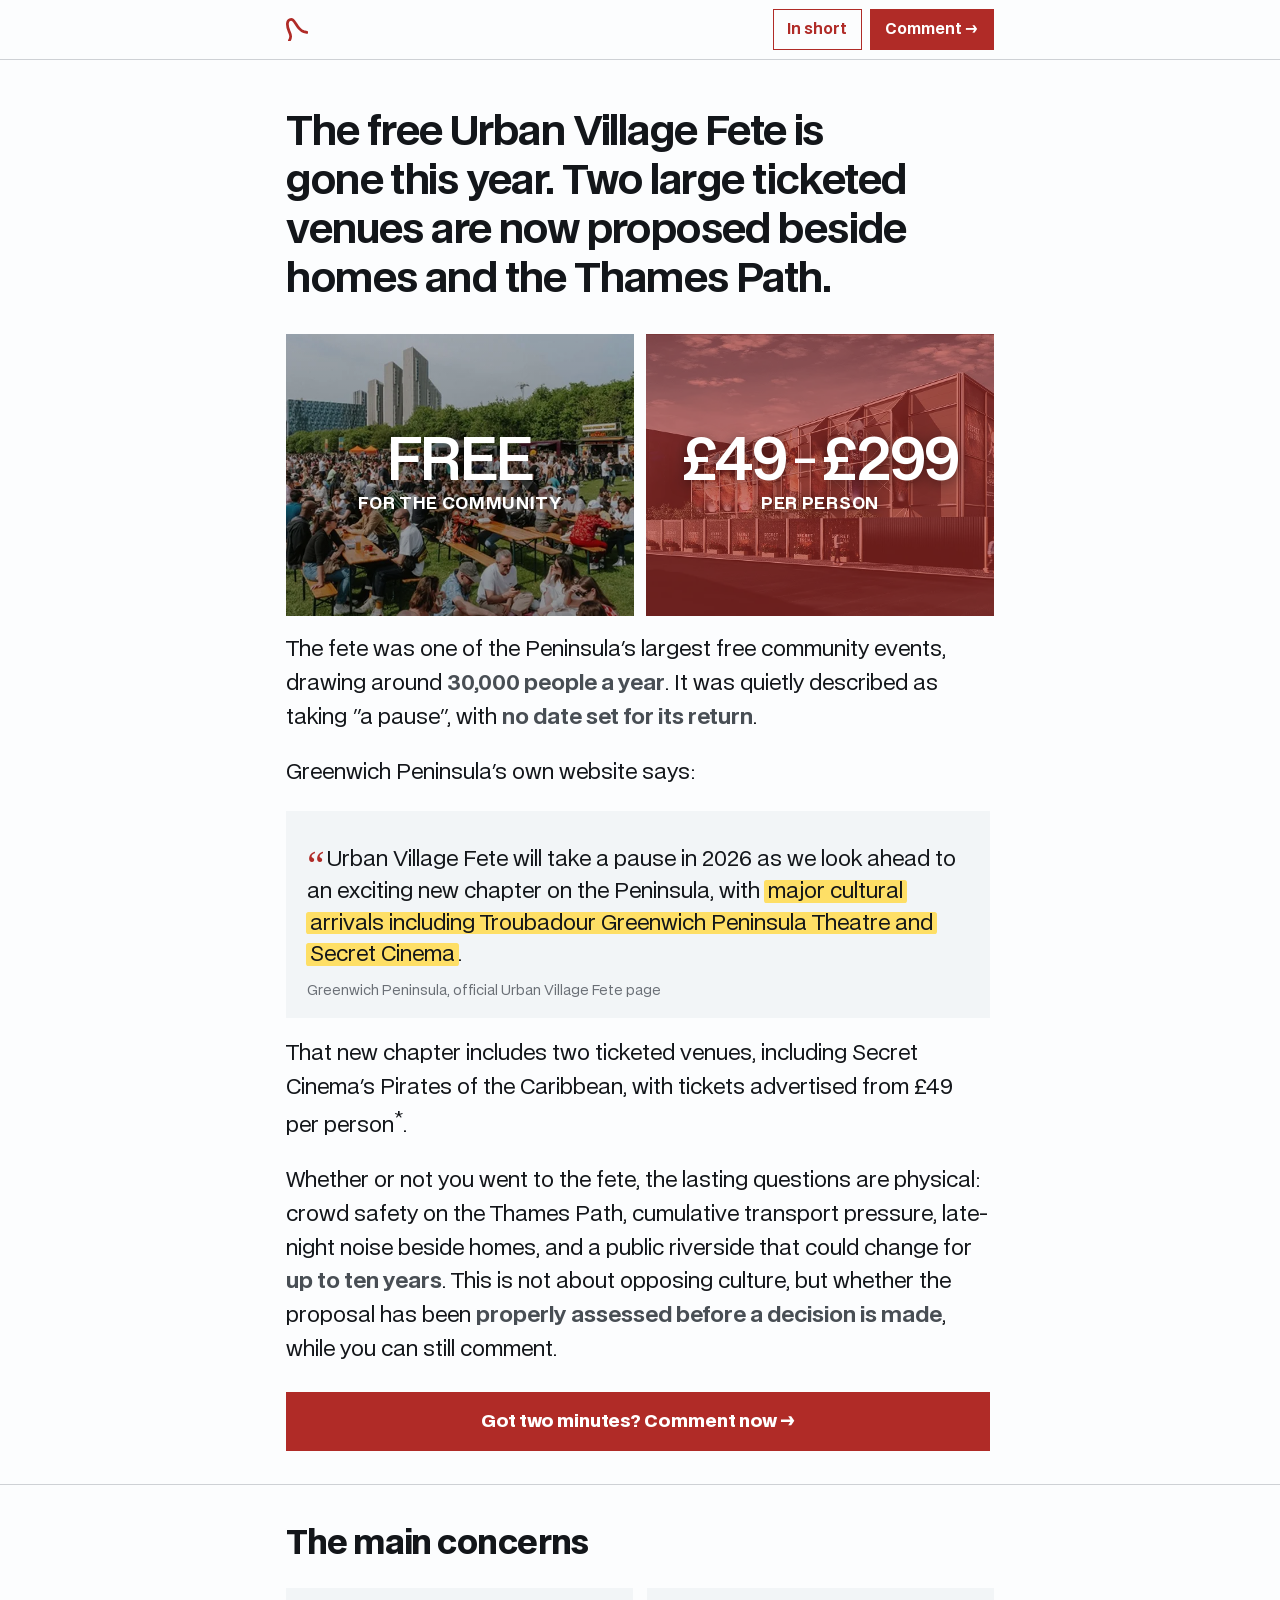
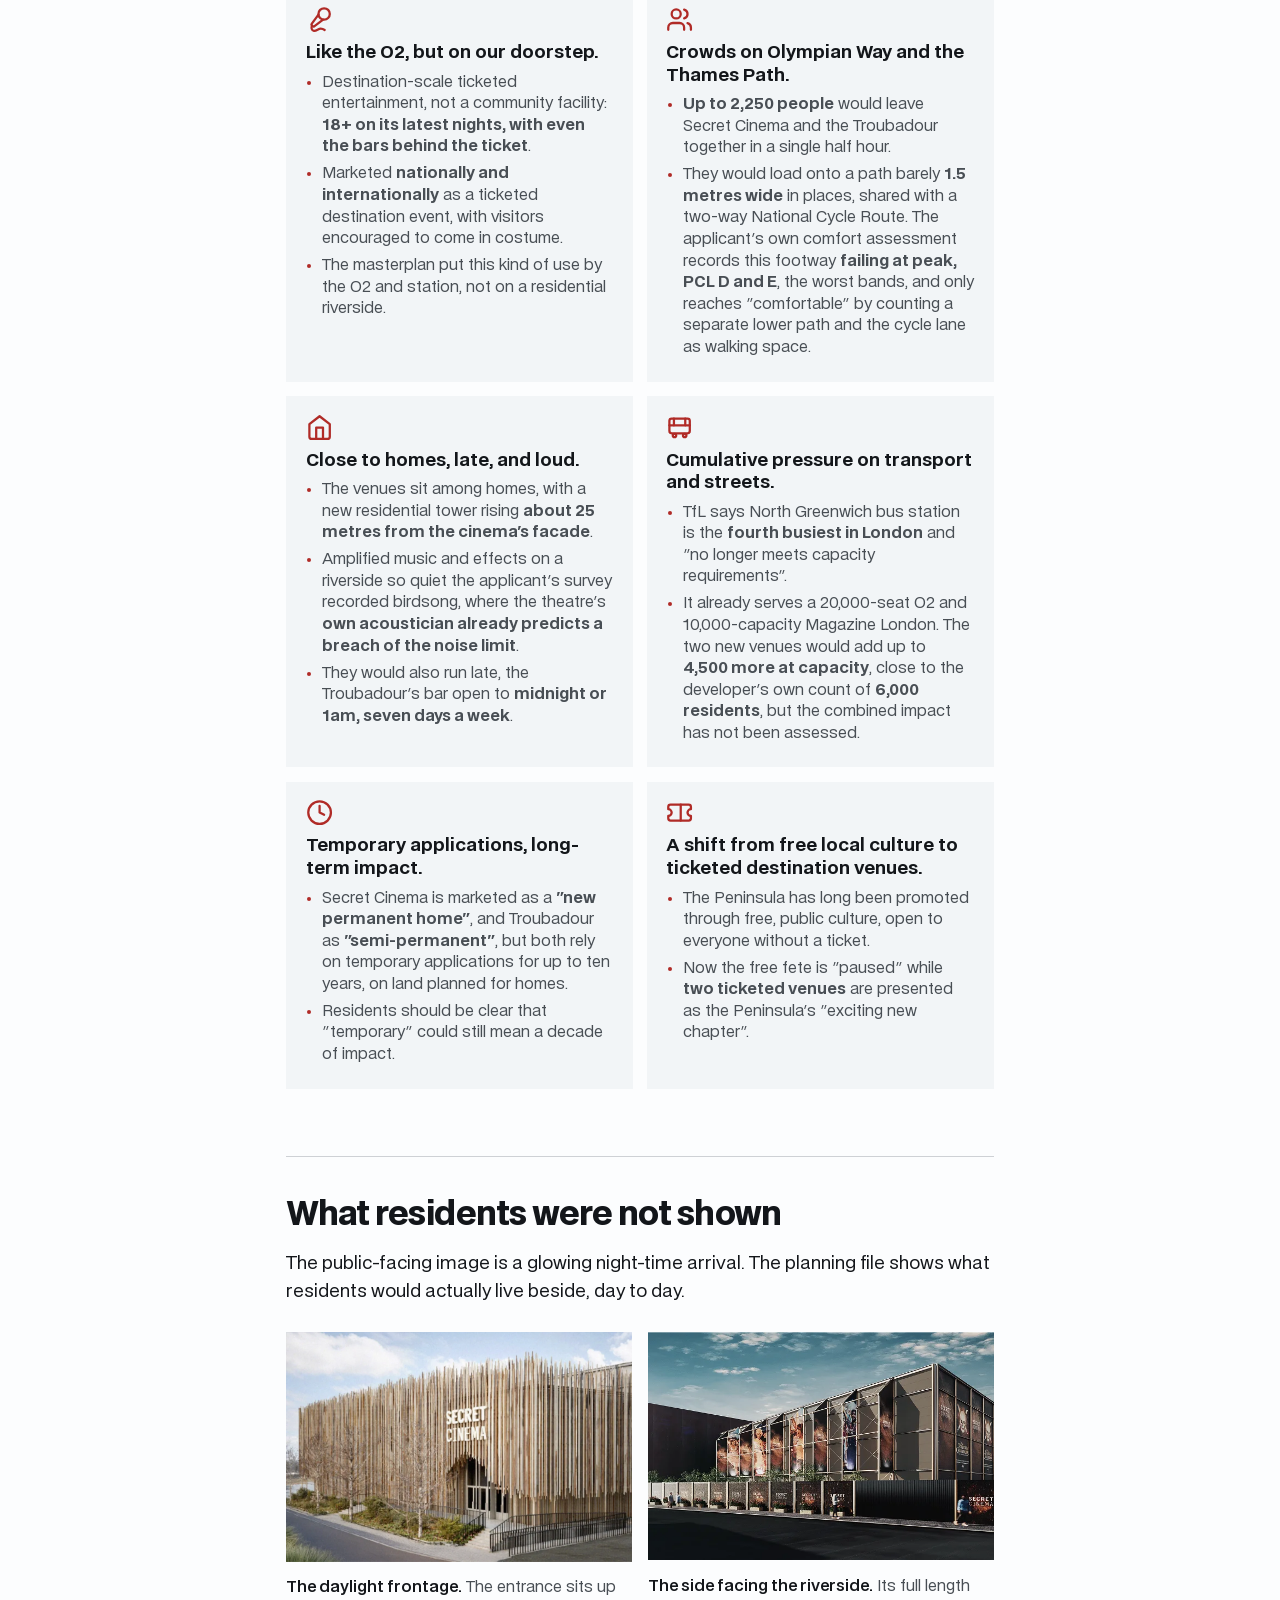
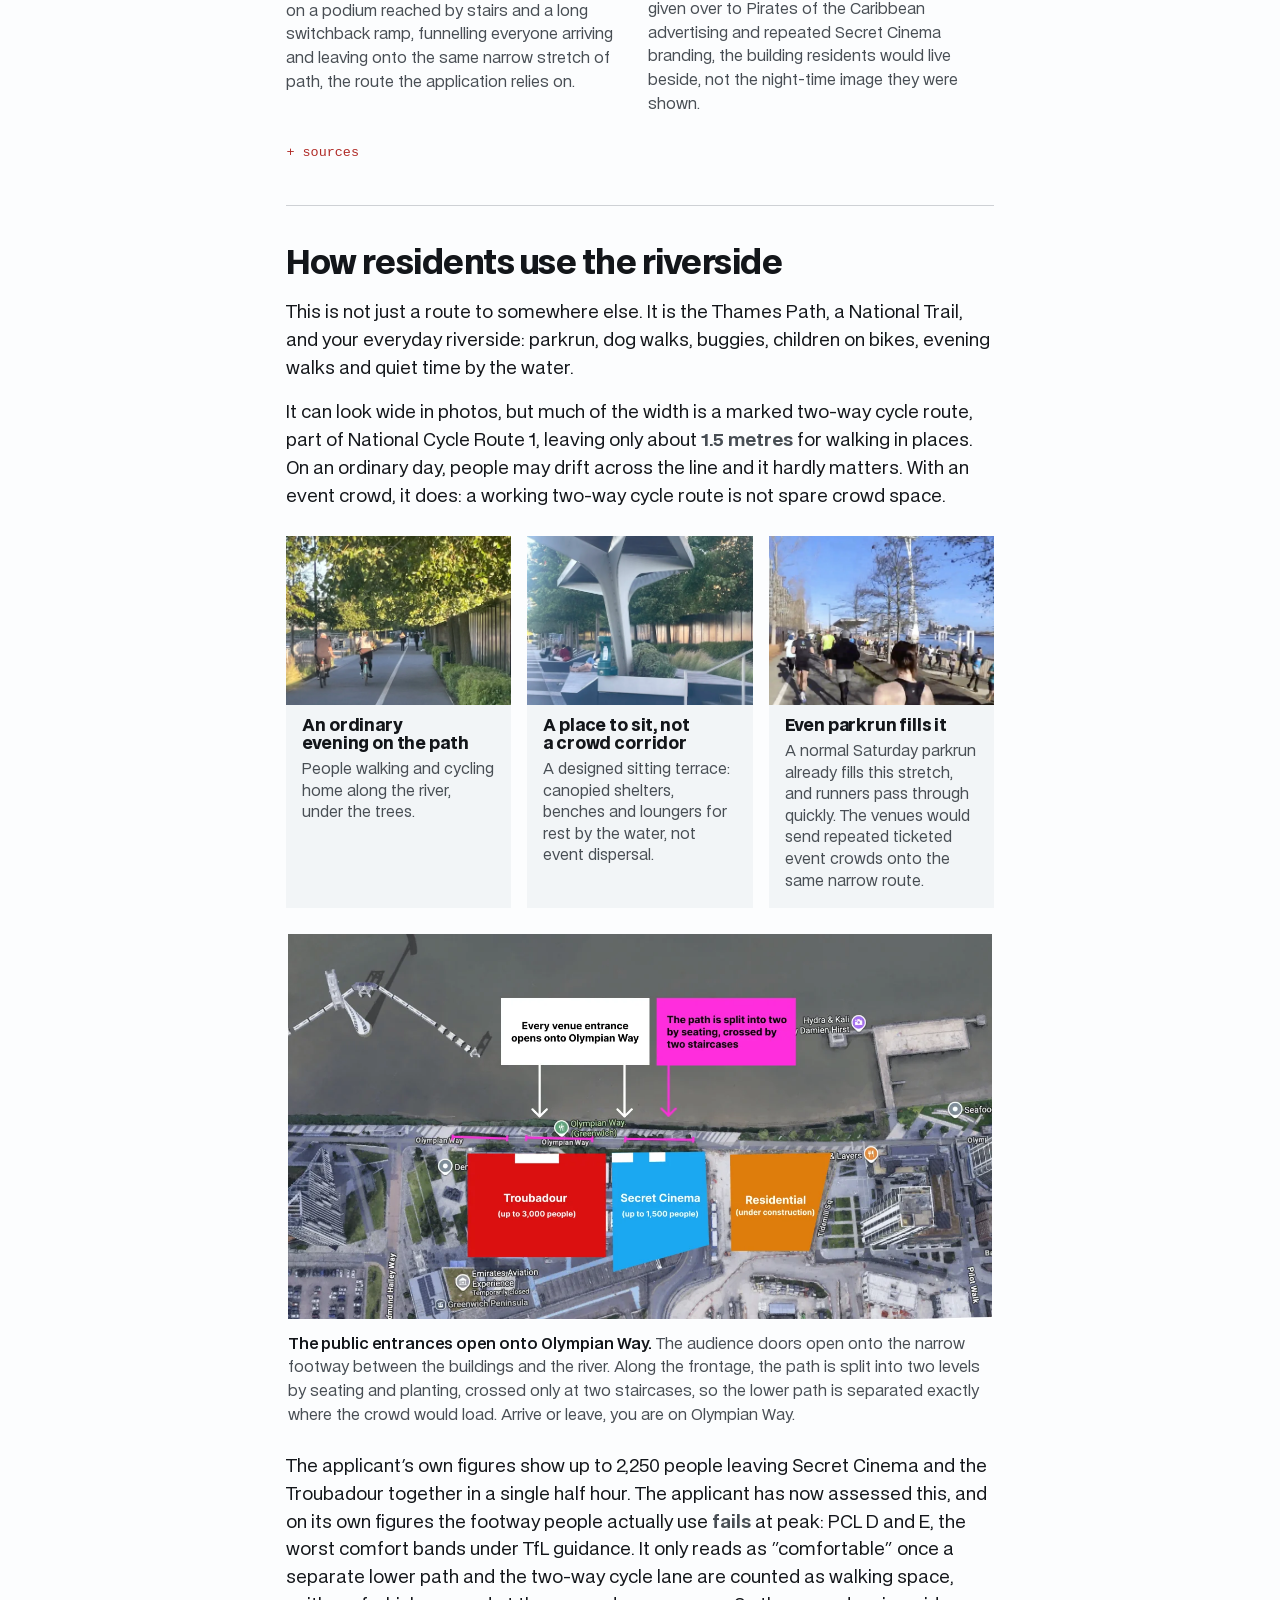
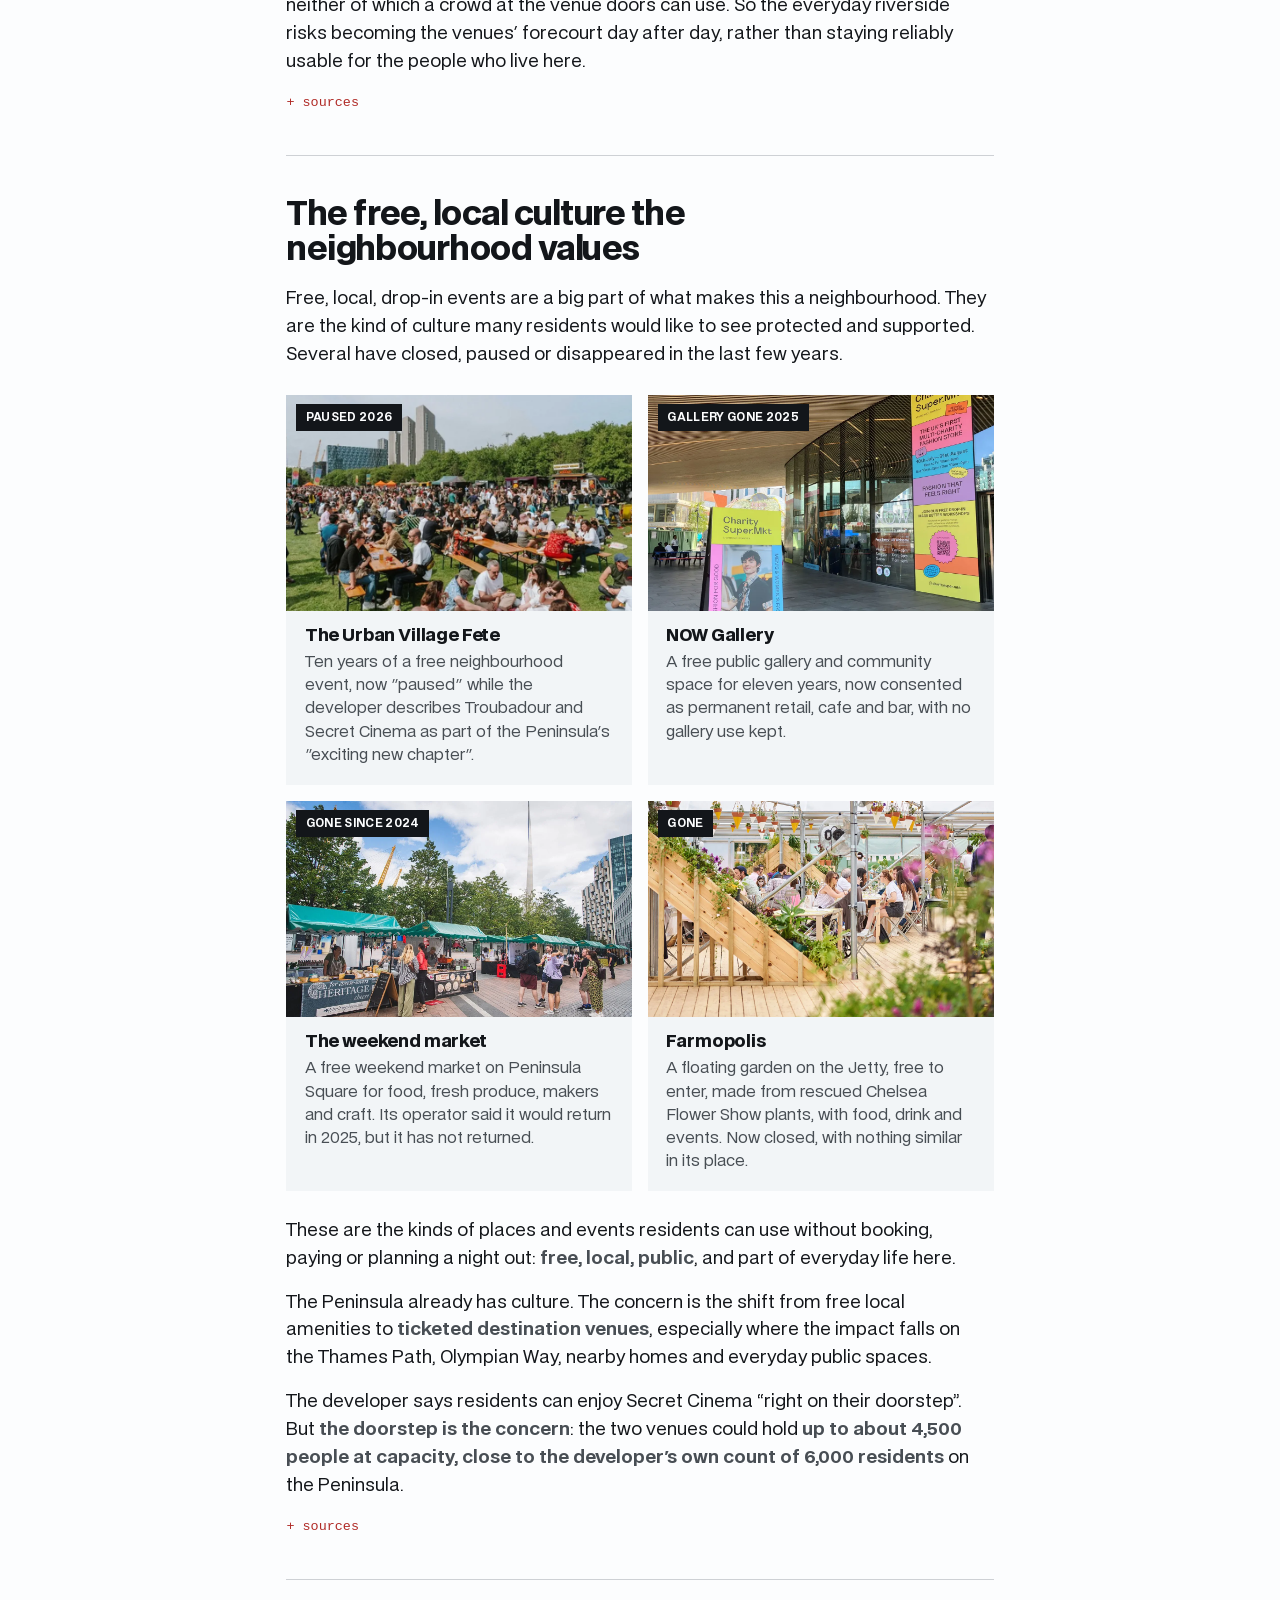
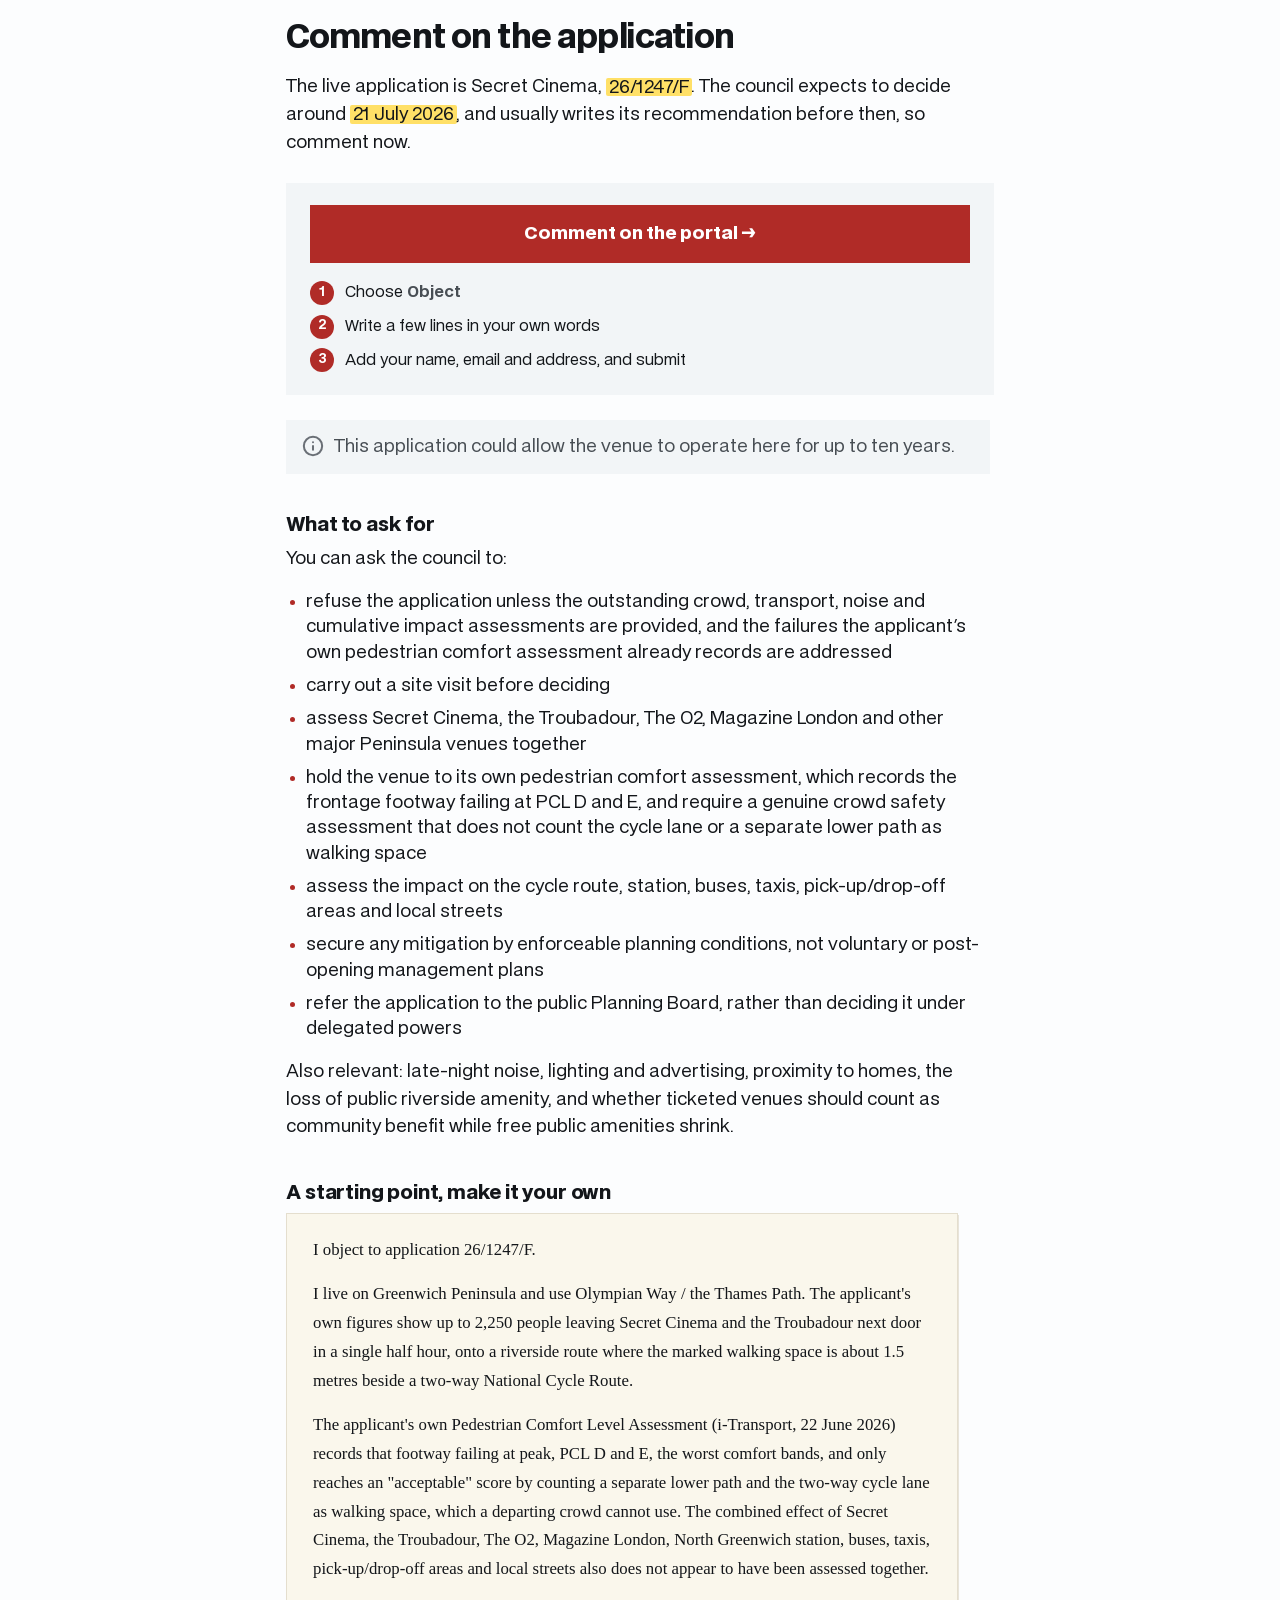
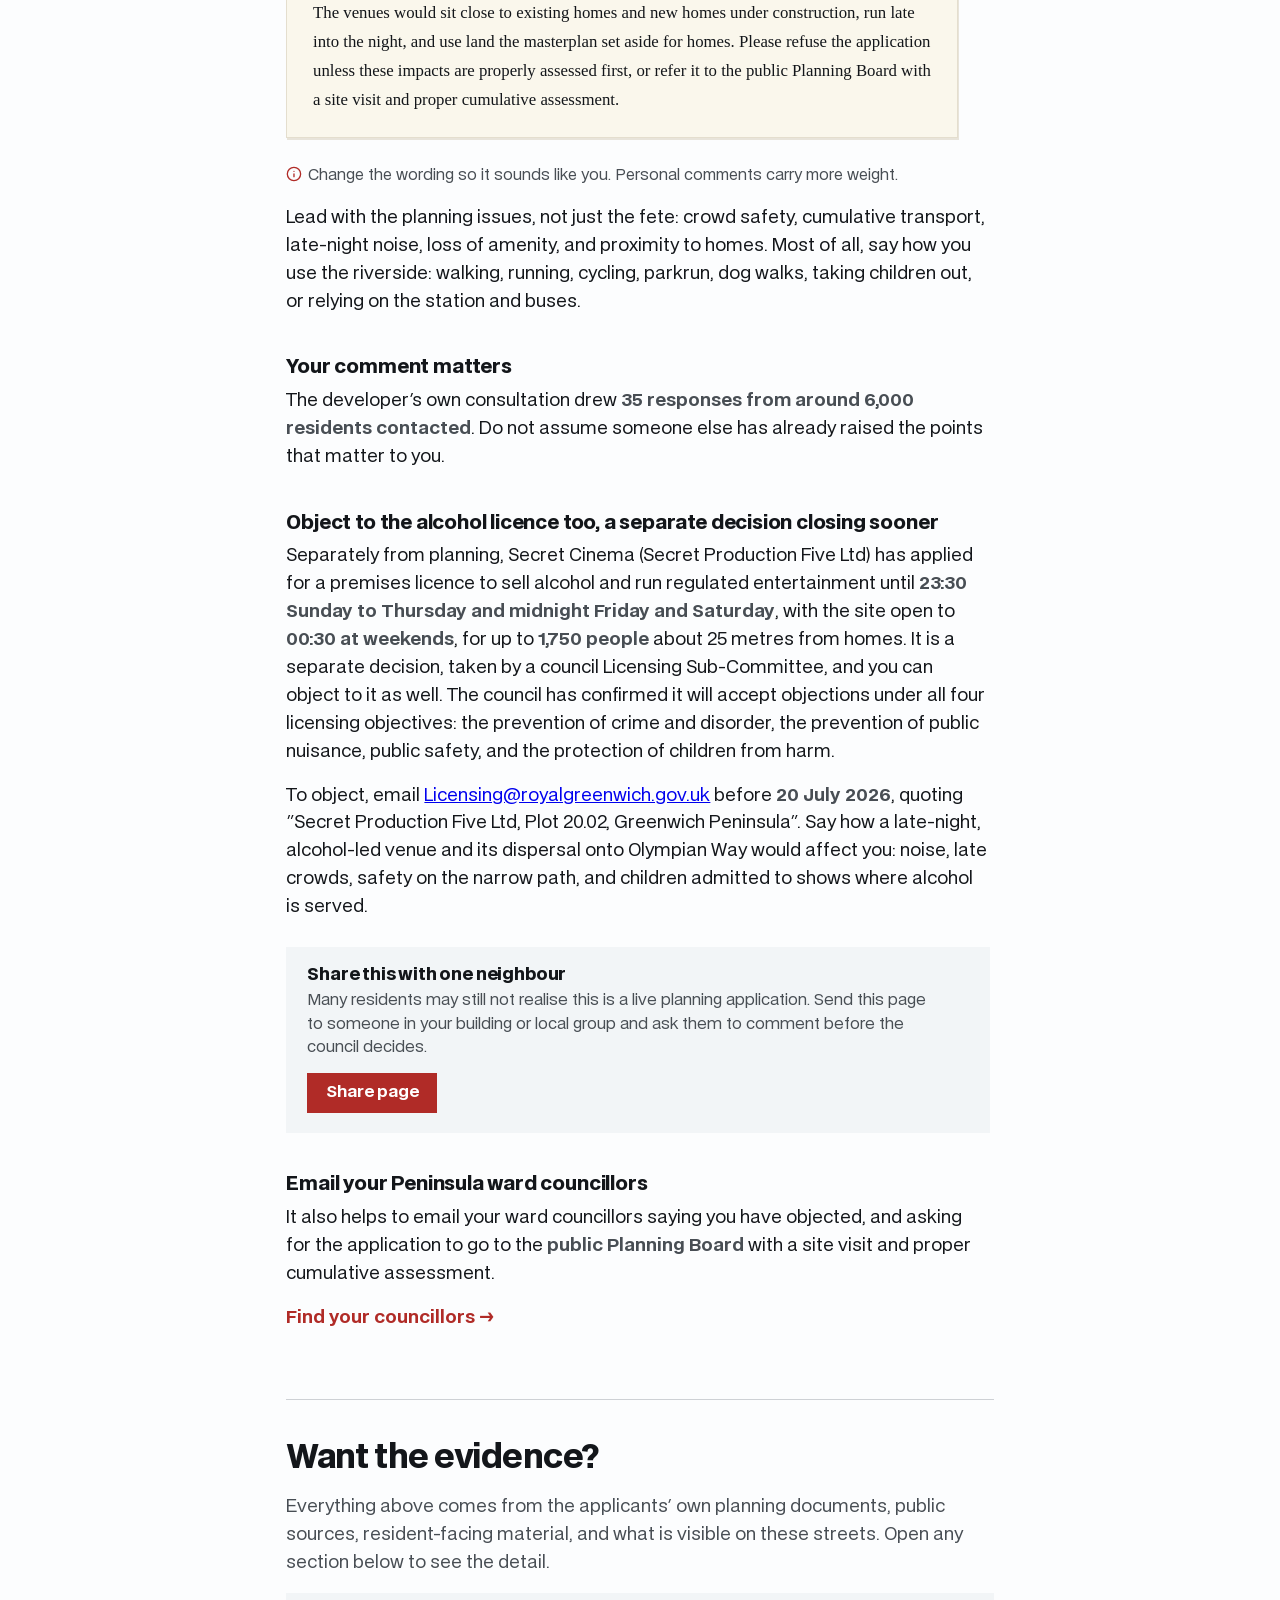
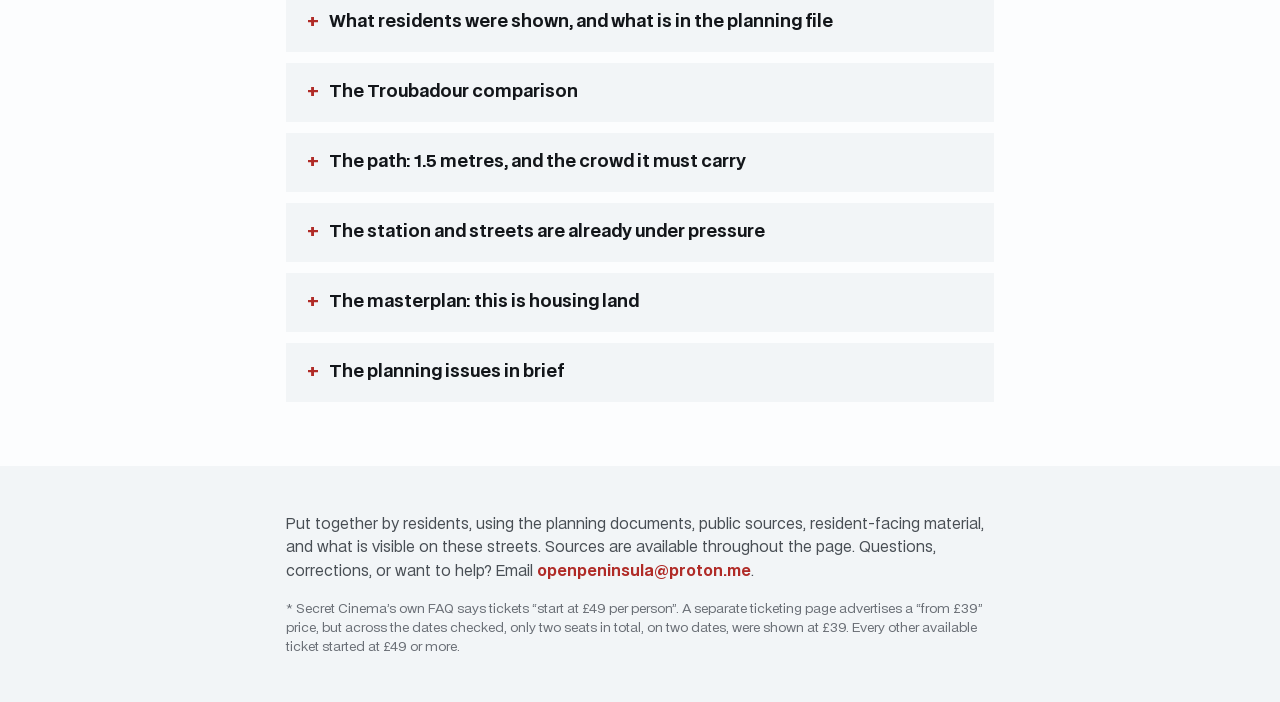
<file: index.html>
<!DOCTYPE html>
<html lang="en-GB">
<head>
<meta charset="utf-8">
<meta name="viewport" content="width=device-width, initial-scale=1">
<title>Open Peninsula</title>
<meta name="robots" content="noindex, nofollow, noarchive, noimageindex, noai, noimageai">
<!-- Root is a redirect. It keeps the Secret Cinema OG card so links already shared to the
     top-level URL still unfurl correctly, then forwards visitors to /secret-cinema/. -->
<meta http-equiv="refresh" content="0; url=/secret-cinema/">
<link rel="canonical" href="https://openpeninsula.github.io/secret-cinema/">
<link rel="icon" href="favicon.svg" type="image/svg+xml">
<link rel="icon" href="favicon-32.png" sizes="32x32" type="image/png">
<link rel="apple-touch-icon" href="apple-touch-icon.png">
<meta property="og:type" content="website">
<meta property="og:url" content="https://openpeninsula.github.io/secret-cinema/">
<meta property="og:title" content="Greenwich Peninsula riverside: what is proposed, and how to comment">
<meta property="og:description" content="This year the free Urban Village Fete did not happen, and two ticketed venues are proposed for the riverside. What residents were not shown, and how to comment before 21 July 2026.">
<meta property="og:image" content="https://openpeninsula.github.io/og.png?v=6">
<meta property="og:image:width" content="1200">
<meta property="og:image:height" content="630">
<meta name="twitter:card" content="summary_large_image">
<meta name="twitter:title" content="Greenwich Peninsula riverside: what is proposed, and how to comment">
<meta name="twitter:description" content="The free Urban Village Fete did not happen this year, and two ticketed venues are proposed for the riverside. How to comment before 21 July 2026.">
<meta name="twitter:image" content="https://openpeninsula.github.io/og.png?v=6">
<style>
  body{margin:0;min-height:100vh;display:grid;place-items:center;background:oklch(0.994 0.001 250);color:oklch(0.20 0.01 250);
       font-family:-apple-system,system-ui,"Segoe UI",Roboto,Helvetica,Arial,sans-serif;line-height:1.6;padding:1.4rem;text-align:center}
  a{color:oklch(0.50 0.17 27);font-weight:700;text-decoration:none}
  a:hover{text-decoration:underline}
  p{max-width:32rem}
</style>
<script>location.replace('/secret-cinema/');</script>
</head>
<body>
  <p>Taking you to the page&hellip; If nothing happens, <a href="/secret-cinema/">continue here</a>.</p>
</body>
</html>
</file>
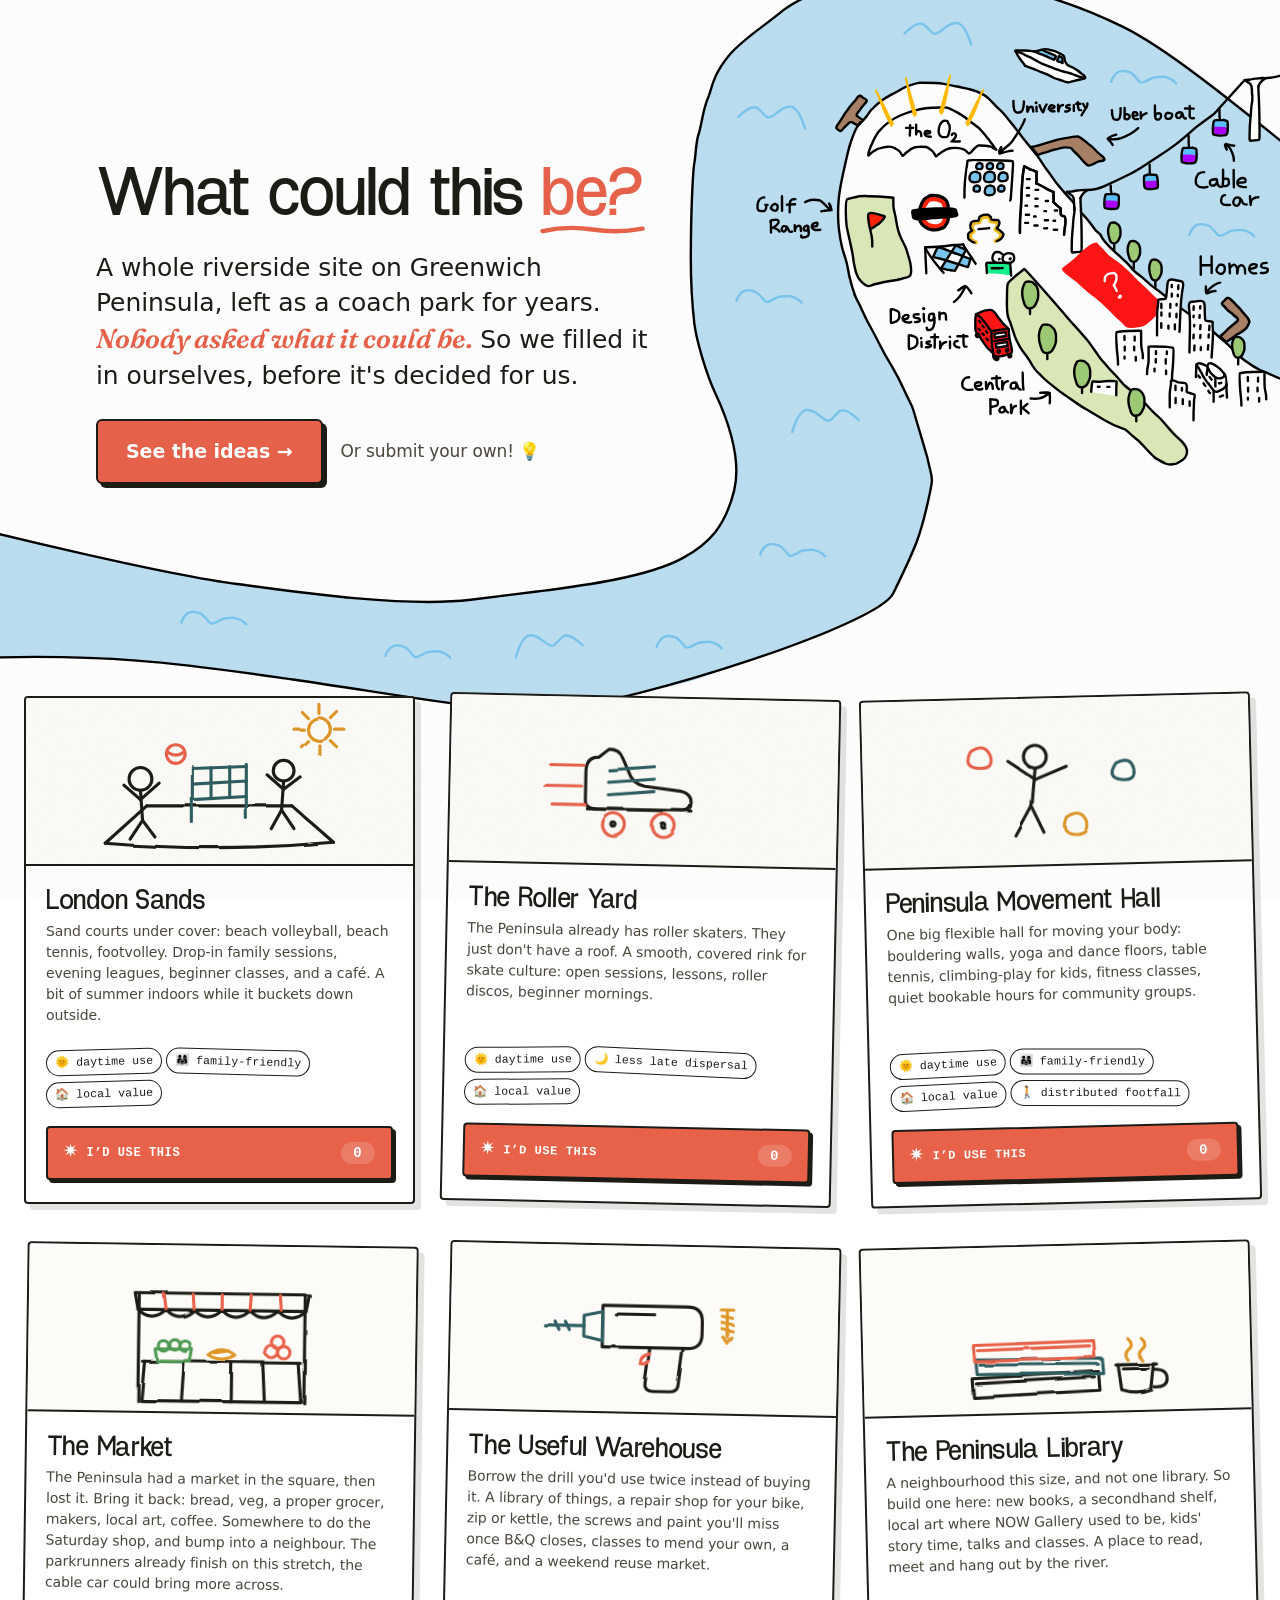
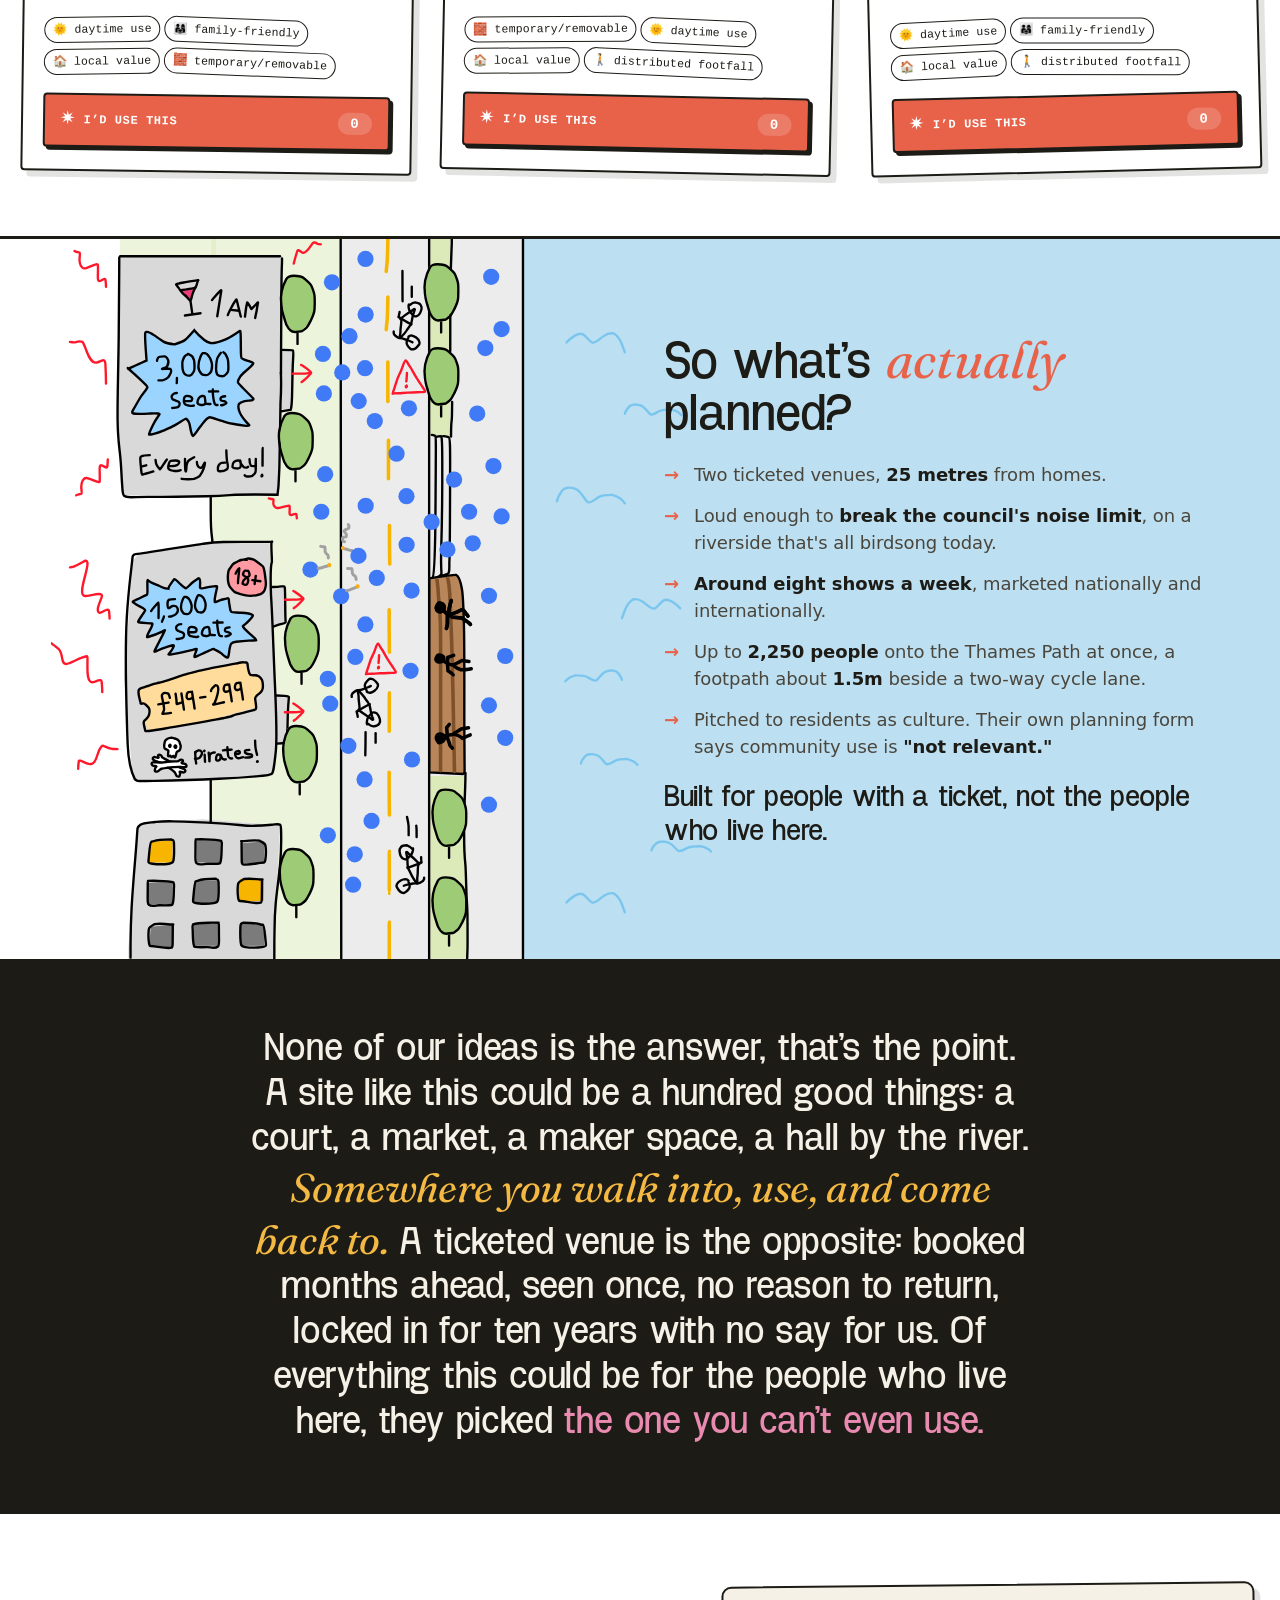
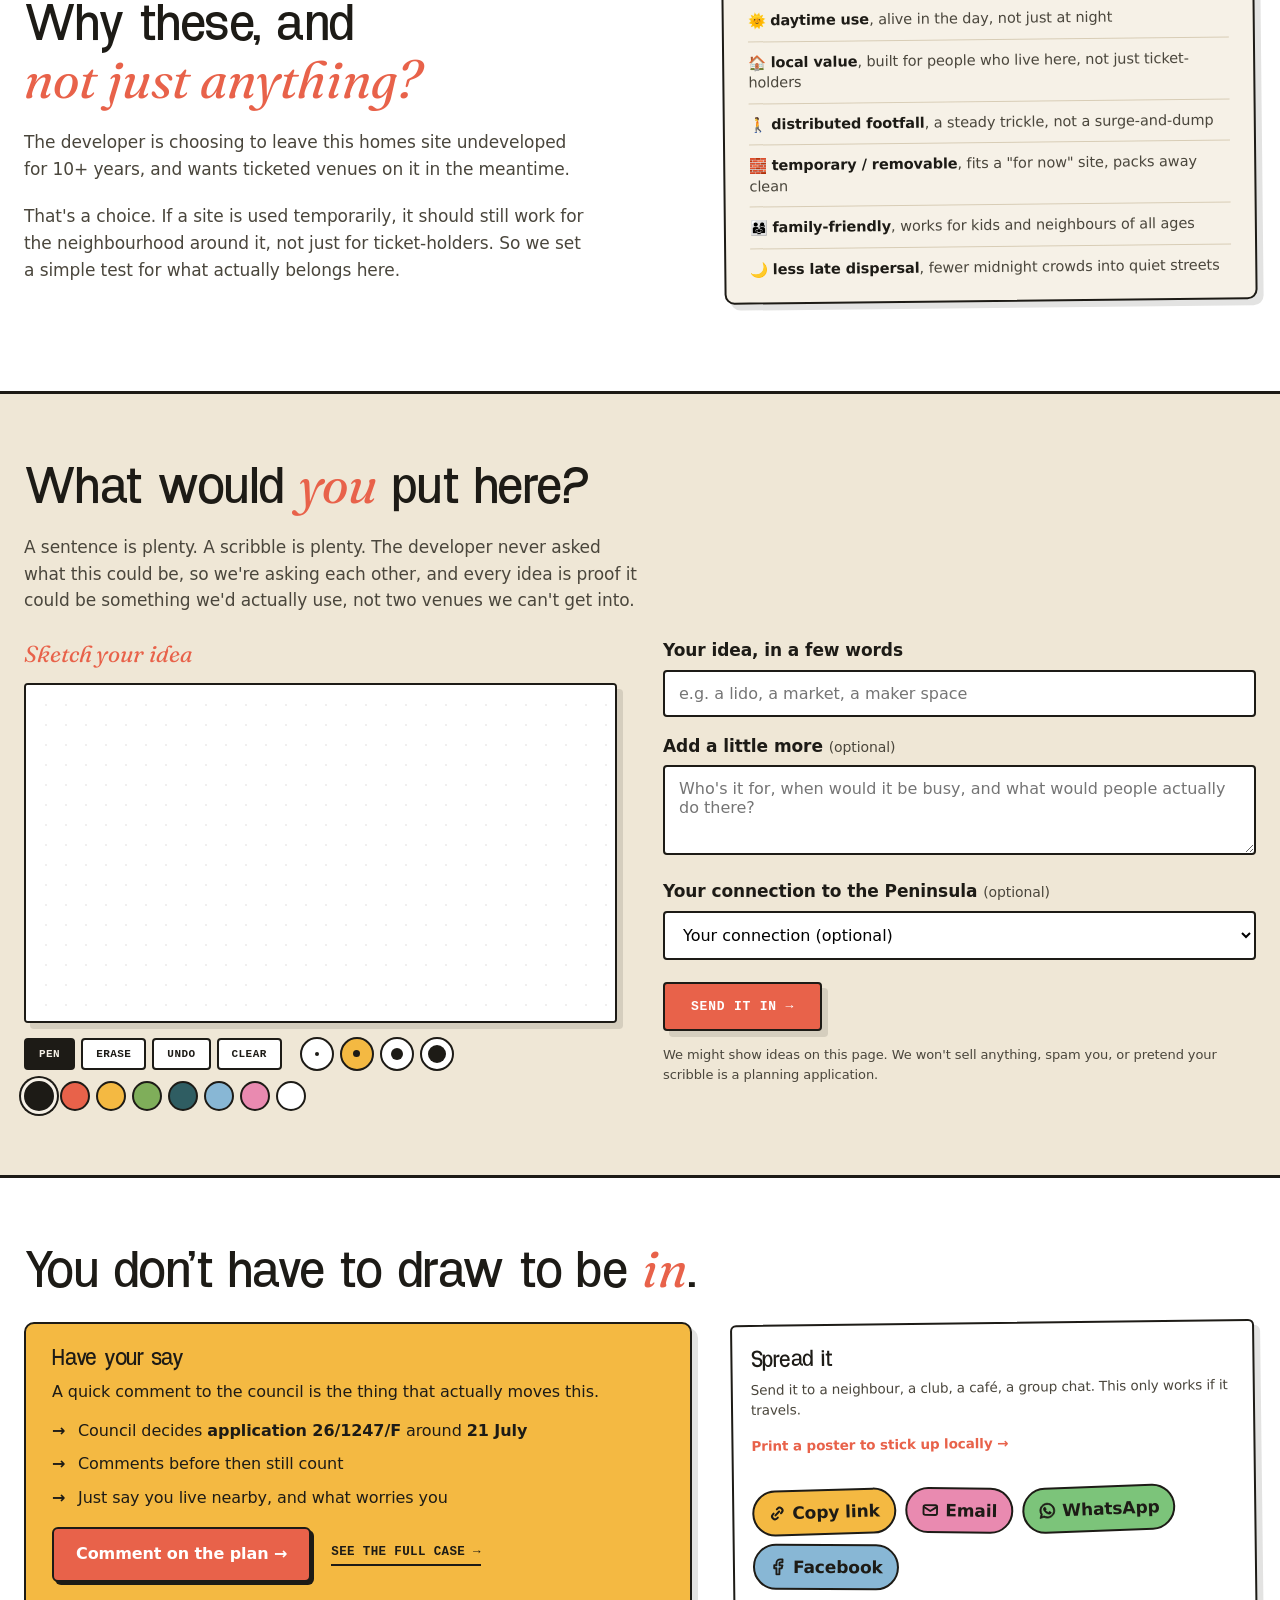
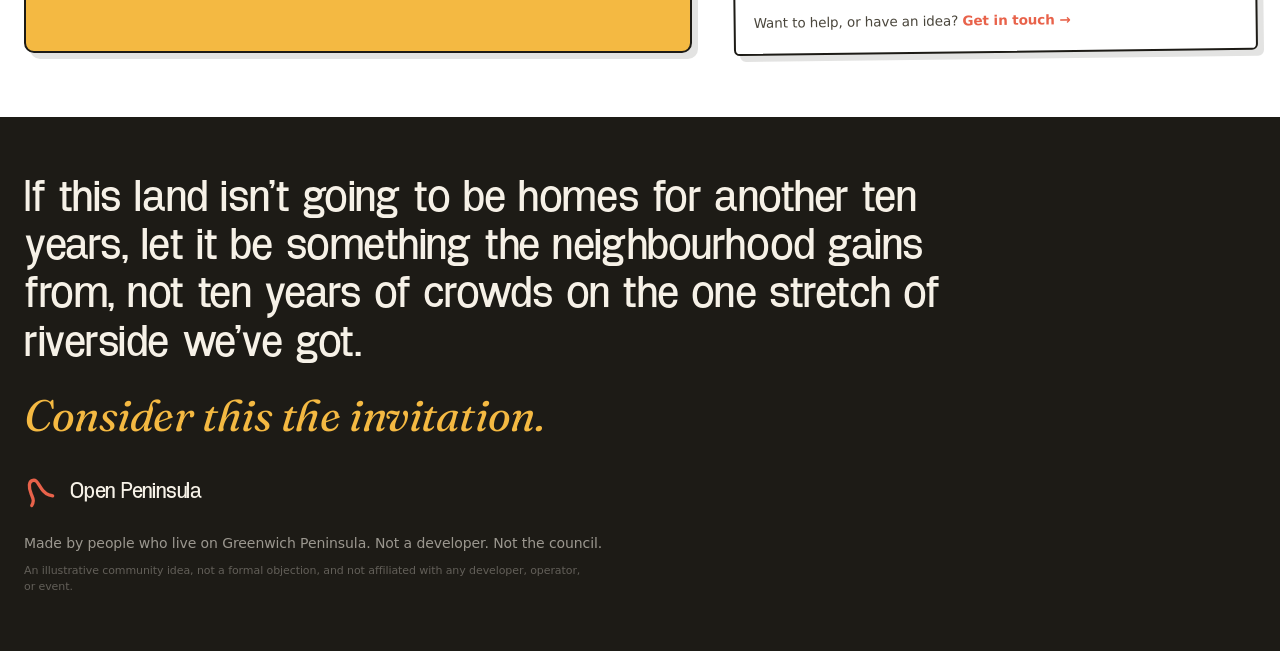
<file: imagine/index.html>
<!DOCTYPE html>
<html lang="en-GB">
<head>
<meta charset="utf-8" />
<meta name="viewport" content="width=device-width, initial-scale=1" />
<title>What Could This Be? · Greenwich Peninsula</title>
<meta name="description" content="A community board of what a long-empty riverside site on Greenwich Peninsula could be, from a market to a library. Add your idea before it's decided for us." />

<link rel="icon" href="favicon.svg" type="image/svg+xml" />
<link rel="icon" href="favicon-32.png" sizes="32x32" type="image/png" />
<link rel="apple-touch-icon" href="apple-touch-icon.png" />
<meta property="og:type" content="website" />
<meta property="og:url" content="https://openpeninsula.github.io/imagine/" />
<meta property="og:site_name" content="Open Peninsula" />
<meta property="og:title" content="What could this be? · Greenwich Peninsula" />
<meta property="og:description" content="A whole riverside site on Greenwich Peninsula, empty for years and about to be decided for a decade. See what it could be, from a market to a library, and add your idea before 21 July." />
<meta property="og:image" content="https://openpeninsula.github.io/imagine/use-this.png" />
<meta property="og:image:secure_url" content="https://openpeninsula.github.io/imagine/use-this.png" />
<meta property="og:image:width" content="1200" />
<meta property="og:image:height" content="630" />
<meta property="og:image:type" content="image/png" />
<meta property="og:image:alt" content="Hand-drawn map of Greenwich Peninsula with the riverside site marked." />
<meta name="twitter:card" content="summary_large_image" />
<meta name="twitter:title" content="What could this be? · Greenwich Peninsula" />
<meta name="twitter:description" content="A whole riverside site on Greenwich Peninsula, empty for years and about to be decided for a decade. See what it could be, from a market to a library, and add yours before 21 July." />
<meta name="twitter:image" content="https://openpeninsula.github.io/imagine/use-this.png" />

<script>
  /* Backend API (Cloudflare Pages Functions, free tier). After you run
     `wrangler pages deploy` set this to your project URL, e.g.
     https://what-could-this-have-been.pages.dev — until then the page falls
     back to per-browser localStorage so nothing breaks. */
  window.API_BASE = 'https://what-could-this-have-been.pages.dev';
  window.VOTES_ENDPOINT = window.API_BASE + '/votes';
  window.IDEA_ENDPOINT  = window.API_BASE + '/submit';
  window.BOARD_ENDPOINT = window.API_BASE + '/board';
</script>
<link rel="stylesheet" href="https://fonts.bunny.net/css?family=instrument-sans:400,500,600,700&family=space-mono:400,700&family=fraunces:400,600,400i,600i,700i" />
<link rel="stylesheet" href="styles.css" />
</head>
<body>

<!-- shared hand-drawn wobble filter for all card doodles -->
<svg width="0" height="0" style="position:absolute" aria-hidden="true" focusable="false">
  <filter id="rough" x="-5%" y="-5%" width="110%" height="110%">
    <feTurbulence type="fractalNoise" baseFrequency="0.02" numOctaves="2" seed="7" result="n" />
    <feDisplacementMap in="SourceGraphic" in2="n" scale="3.4" />
  </filter>
</svg>

<!-- ===== HERO ===== -->
<header class="hero">
  <div class="hero-media">
    <img class="hero-bg" src="assets/sorry.svg" loading="eager"
      alt="A hand-drawn map of Greenwich Peninsula showing the River Thames winding past the O2, the cable car, the university, Central Park, the Design District and homes, with a red question mark marking the riverside site this page is about." />
    <img class="hero-bg-sw" src="assets/wide-2-hero.svg" loading="eager" alt="" aria-hidden="true" />
    <img class="hero-bg-bv" src="assets/bigger-vertical.svg" loading="eager" alt="" aria-hidden="true" />
    <img class="hero-bg-v" src="assets/new-vertical.svg" loading="eager" alt="" aria-hidden="true" />
  </div>
  <div class="hero-text">
    <h1>What could this <span class="squiggle">be?</span></h1>
    <p class="lede">
      A whole riverside site on Greenwich Peninsula, left as a coach park for years.
      <strong>Nobody asked what it could be.</strong> So we filled it in ourselves, before it's decided for us.
    </p>
    <div class="hero-cta">
      <a class="hero-btn" href="#board">See the ideas →</a>
      <a class="hero-or" href="#submit">Or submit your own! 💡</a>
    </div>
  </div>
</header>

<!-- ===== CONCEPT GRID ===== -->
<section id="board">
  <div class="wrap">
    <h2 class="grid-head">Six daydreams <em>(and a blank one)</em></h2>

    <div class="grid" style="margin-top:6px">

      <article class="card">
        <div class="thumb has-doodle t-sand">
          <svg class="doodle" viewBox="0 0 280 160" fill="none" preserveAspectRatio="xMidYMid meet" aria-hidden="true">
            <g filter="url(#rough)" stroke="#1d1b16" stroke-width="3" stroke-linecap="round" stroke-linejoin="round">
              <!-- sun, full rays -->
              <circle cx="236" cy="30" r="11" stroke="#e0972a"/>
              <path d="M236 15 L236 6" stroke="#e0972a"/><path d="M236 45 L236 54" stroke="#e0972a"/>
              <path d="M221 30 L212 30" stroke="#e0972a"/><path d="M251 30 L260 30" stroke="#e0972a"/>
              <path d="M225 19 L219 13" stroke="#e0972a"/><path d="M247 19 L253 13" stroke="#e0972a"/>
              <path d="M225 41 L219 47" stroke="#e0972a"/><path d="M247 41 L253 47" stroke="#e0972a"/>
              <!-- sand court / field in perspective -->
              <path d="M70 104 L210 104"/>
              <path d="M70 104 L30 140"/><path d="M210 104 L250 139"/>
              <path d="M30 140 q110 9 220 -1"/>
              <!-- volleyball net, centred across the court -->
              <path d="M114 120 L114 66" stroke="#2f5d62"/><path d="M166 116 L166 64" stroke="#2f5d62"/>
              <path d="M114 68 L166 66" stroke="#2f5d62"/><path d="M114 98 L166 95" stroke="#2f5d62"/>
              <path d="M114 83 L166 80" stroke="#2f5d62"/>
              <path d="M132 67 L132 97" stroke="#2f5d62"/><path d="M150 66 L150 96" stroke="#2f5d62"/>
              <!-- near player bumping -->
              <circle cx="64" cy="78" r="11"/>
              <path d="M64 89 L66 118"/>
              <path d="M64 98 L48 84"/><path d="M64 98 L82 82"/>
              <path d="M66 118 L54 136"/><path d="M66 118 L78 134"/>
              <!-- far player, other side of the net -->
              <circle cx="202" cy="70" r="10"/>
              <path d="M202 80 L200 108"/>
              <path d="M202 88 L186 74"/><path d="M202 88 L218 76"/>
              <path d="M200 108 L190 126"/><path d="M200 108 L212 126"/>
              <!-- ball -->
              <circle cx="98" cy="54" r="9" stroke="#e8624a"/><path d="M90 52 q8 6 16 0" stroke="#e8624a"/>
            </g>
          </svg>
          <span class="imagined">Imagined use · sport & play</span>        </div>
        <div class="body">
          <h3>London Sands</h3>
          <p class="desc">Sand courts under cover: beach volleyball, beach
            tennis, footvolley. Drop-in family sessions, evening leagues, beginner
            classes, and a café. A bit of summer indoors while it buckets down outside.</p>
          <div class="tags">
            <span class="tag">🌞 daytime use</span><span class="tag">👨‍👩‍👧 family-friendly</span><span class="tag">🏠 local value</span>
          </div>
        </div>
      </article>

      <article class="card">
        <div class="thumb has-doodle t-roller">
          <svg class="doodle" viewBox="0 0 280 160" fill="none" preserveAspectRatio="xMidYMid meet" aria-hidden="true">
            <g filter="url(#rough)" stroke="#1d1b16" stroke-width="3" stroke-linecap="round" stroke-linejoin="round">
              <path d="M96 58 q-12 0 -12 14 l0 28 q0 8 12 8 l82 0 q8 0 8 -8 q0 -9 -11 -11 l-34 -4 q-12 -2 -16 -14 l-6 -13 q-3 -8 -13 -8 z"/>
              <path d="M86 108 L186 108"/>
              <circle cx="112" cy="123" r="11" stroke="#e8624a"/><circle cx="160" cy="123" r="11" stroke="#e8624a"/>
              <circle cx="112" cy="123" r="2"/><circle cx="160" cy="123" r="2"/>
              <path d="M106 70 L150 66" stroke="#2f5d62"/><path d="M106 82 L150 78" stroke="#2f5d62"/><path d="M106 94 L150 90" stroke="#2f5d62"/>
              <path d="M50 66 L82 66" stroke="#e8624a"/><path d="M44 86 L80 86" stroke="#e8624a"/><path d="M52 104 L84 104" stroke="#e8624a"/>
            </g>
          </svg>
          <span class="imagined">Imagined use · skating culture</span>        </div>
        <div class="body">
          <h3>The Roller Yard</h3>
          <p class="desc">The Peninsula already has roller skaters. They just don't have
            a roof. A smooth, covered rink for skate culture: open sessions, lessons,
            roller discos, beginner mornings.</p>
          <div class="tags">
            <span class="tag">🌞 daytime use</span><span class="tag">🌙 less late dispersal</span><span class="tag">🏠 local value</span>
          </div>
        </div>
      </article>

      <article class="card">
        <div class="thumb has-doodle t-move">
          <svg class="doodle" viewBox="0 0 280 160" fill="none" preserveAspectRatio="xMidYMid meet" aria-hidden="true">
            <g filter="url(#rough)" stroke="#1d1b16" stroke-width="3" stroke-linecap="round" stroke-linejoin="round">
              <path d="M58 50 q14 -9 19 4 q4 13 -11 12 q-16 -1 -8 -16 z" stroke="#e8624a"/>
              <path d="M198 64 q14 -7 17 6 q2 12 -12 10 q-15 -2 -5 -16 z" stroke="#2f5d62"/>
              <path d="M150 116 q14 -9 19 4 q3 12 -11 12 q-15 -1 -8 -16 z" stroke="#e0972a"/>
              <circle cx="120" cy="56" r="11"/>
              <path d="M120 67 L116 104"/>
              <path d="M120 78 L94 60"/><path d="M120 78 L150 66"/>
              <path d="M116 104 L100 132"/><path d="M116 104 L128 130"/>
            </g>
          </svg>
          <span class="imagined">Imagined use · movement & fitness</span>        </div>
        <div class="body">
          <h3>Peninsula Movement Hall</h3>
          <p class="desc">One big flexible hall for moving your body: bouldering walls,
            yoga and dance floors, table tennis, climbing-play for kids, fitness classes,
            quiet bookable hours for community groups.</p>
          <div class="tags">
            <span class="tag">🌞 daytime use</span><span class="tag">👨‍👩‍👧 family-friendly</span><span class="tag">🏠 local value</span><span class="tag">🚶 distributed footfall</span>
          </div>
        </div>
      </article>

      <article class="card">
        <div class="thumb has-doodle t-market">
          <svg class="doodle" viewBox="0 0 280 160" fill="none" preserveAspectRatio="xMidYMid meet" aria-hidden="true">
            <g filter="url(#rough)" stroke="#1d1b16" stroke-width="3" stroke-linecap="round" stroke-linejoin="round">
              <!-- striped awning -->
              <path d="M56 46 L224 46 L221 62 L59 62 Z"/>
              <path d="M59 62 q13 13 27 0 q13 13 27 0 q13 13 27 0 q13 13 27 0 q13 13 27 0 q13 13 27 0"/>
              <path d="M84 47 L86 61" stroke="#e8624a"/><path d="M112 47 L113 61" stroke="#e8624a"/>
              <path d="M140 47 L140 61" stroke="#e8624a"/><path d="M168 47 L167 61" stroke="#e8624a"/>
              <path d="M196 47 L197 61" stroke="#e8624a"/>
              <!-- poles -->
              <path d="M60 48 L60 150"/><path d="M220 48 L220 150"/>
              <!-- stall counter -->
              <path d="M64 112 L216 112"/>
              <path d="M66 112 L63 150 L217 150 L214 112"/>
              <path d="M104 114 L102 150"/><path d="M150 114 L150 150"/><path d="M180 114 L182 150"/>
              <!-- veg crate -->
              <path d="M76 100 L112 100 L110 112 L78 112 Z" stroke="#4f9a52"/>
              <circle cx="84" cy="97" r="5" stroke="#4f9a52"/><circle cx="95" cy="96" r="5" stroke="#4f9a52"/><circle cx="105" cy="97" r="5" stroke="#4f9a52"/>
              <!-- bread and fruit -->
              <path d="M127 105 q13 -10 26 0 q-13 8 -26 0 Z" stroke="#e0972a"/><path d="M133 103 L147 101" stroke="#e0972a"/>
              <circle cx="188" cy="101" r="6" stroke="#e8624a"/><circle cx="200" cy="102" r="6" stroke="#e8624a"/><circle cx="194" cy="92" r="6" stroke="#e8624a"/>
            </g>
          </svg>
          <span class="imagined">Imagined use · market & makers</span>        </div>
        <div class="body">
          <h3>The Market</h3>
          <p class="desc">The Peninsula had a market in the square, then lost it. Bring it
            back: bread, veg, a proper grocer, makers, local art, coffee. Somewhere to do the
            Saturday shop, and bump into a neighbour. The
            parkrunners already finish on this stretch, the cable car could bring more across.</p>
          <div class="tags">
            <span class="tag">🌞 daytime use</span><span class="tag">👨‍👩‍👧 family-friendly</span><span class="tag">🏠 local value</span><span class="tag">🧱 temporary/removable</span>
          </div>
        </div>
      </article>

      <article class="card">
        <div class="thumb has-doodle t-ware">
          <svg class="doodle" viewBox="0 0 280 160" fill="none" preserveAspectRatio="xMidYMid meet" aria-hidden="true">
            <g filter="url(#rough)" stroke="#1d1b16" stroke-width="3" stroke-linecap="round" stroke-linejoin="round">
              <!-- power drill -->
              <path d="M100 58 L182 58 q14 0 14 14 l0 12 q0 14 -14 14 l-82 0 Z"/>
              <path d="M112 66 L150 66"/>
              <path d="M100 64 L82 68 L82 88 L100 92 Z" stroke="#2f5d62"/>
              <path d="M82 78 L44 78" stroke="#2f5d62"/>
              <path d="M54 74 L58 82" stroke="#2f5d62"/><path d="M64 74 L68 82" stroke="#2f5d62"/>
              <path d="M146 98 L142 132 q-1 8 8 8 l16 0 q8 0 8 -8 L178 98"/>
              <path d="M146 104 q-9 1 -9 10 q7 2 9 -3" stroke="#e8624a"/>
              <!-- a screw (the fixings) -->
              <path d="M214 60 L226 60" stroke="#e0972a"/>
              <path d="M220 60 L220 86" stroke="#e0972a"/>
              <path d="M215 66 L225 68" stroke="#e0972a"/><path d="M215 72 L225 74" stroke="#e0972a"/><path d="M215 78 L225 80" stroke="#e0972a"/>
              <path d="M216 86 L220 92 L224 86" stroke="#e0972a"/>
            </g>
          </svg>
          <span class="imagined">Imagined use · borrow, fix, reuse</span>        </div>
        <div class="body">
          <h3>The Useful Warehouse</h3>
          <p class="desc">Borrow the drill you'd use twice instead of buying it. A library of
            things, a repair shop for your bike, zip or kettle, the screws and paint you'll miss
            once B&amp;Q closes, classes to mend your own, a café, and a weekend reuse market.</p>
          <div class="tags">
            <span class="tag">🧱 temporary/removable</span><span class="tag">🌞 daytime use</span><span class="tag">🏠 local value</span><span class="tag">🚶 distributed footfall</span>
          </div>
        </div>
      </article>

      <article class="card">
        <div class="thumb has-doodle t-book">
          <svg class="doodle" viewBox="0 0 280 160" fill="none" preserveAspectRatio="xMidYMid meet" aria-hidden="true">
            <g filter="url(#rough)" stroke="#1d1b16" stroke-width="3" stroke-linecap="round" stroke-linejoin="round">
              <!-- stack of books -->
              <path d="M58 126 L180 122 L181 140 L59 144 Z"/>
              <path d="M62 131 L176 127"/>
              <path d="M62 108 L184 110 L185 124 L63 122 Z" stroke="#2f5d62"/>
              <path d="M66 113 L180 115" stroke="#2f5d62"/>
              <path d="M60 94 L176 92 L177 108 L61 110 Z" stroke="#e8624a"/>
              <path d="M64 99 L172 97" stroke="#e8624a"/>
              <!-- mug of coffee -->
              <path d="M199 116 L202 140 q14 5 28 0 L233 116"/>
              <path d="M197 116 L236 116"/>
              <path d="M233 121 q13 0 13 9 q0 9 -13 8"/>
              <path d="M204 120 L228 120"/>
              <!-- steam -->
              <path d="M209 112 q-5 -6 1 -11 q5 -4 -1 -10" stroke="#e0972a"/>
              <path d="M222 112 q-5 -6 1 -11 q5 -4 -1 -10" stroke="#e0972a"/>
            </g>
          </svg>
          <span class="imagined">Imagined use · books &amp; culture</span>        </div>
        <div class="body">
          <h3>The Peninsula Library</h3>
          <p class="desc">A neighbourhood this size, and not one library. So build one here: new
            books, a secondhand shelf, local art where NOW Gallery used to be, kids' story
            time, talks and classes. A place to read, meet and hang out
            by the river.</p>
          <div class="tags">
            <span class="tag">🌞 daytime use</span><span class="tag">👨‍👩‍👧 family-friendly</span><span class="tag">🏠 local value</span><span class="tag">🚶 distributed footfall</span>
          </div>
        </div>
      </article>

    </div>
  </div>
</section>

<!-- ===== THE REVEAL ===== -->
<section class="reveal">
  <div class="reveal-inner">
    <div class="reveal-media">
      <img class="reveal-bg" src="assets/new-wide-venue.svg" alt="A hand-drawn cross-section of the riverside: two ticketed venues and about 300 new homes beside a green strip, a narrow 1.5-metre footpath and a two-way cycle path packed with a crowd and a stuck cyclist, then the quiet Tide path with loungers and shade, and the River Thames." />
      <img class="reveal-bg-v" src="assets/sorry-mobile.svg" alt="A hand-drawn cross-section of the riverside: two ticketed venues and about 300 new homes, a green strip, a narrow 1.5-metre footpath and a two-way cycle path packed with a crowd and a stuck cyclist, the quiet Tide path with loungers and shade, and the River Thames." />
    </div>
    <div class="reveal-text">
      <h2>So what's <em>actually</em> planned?</h2>
      <div class="reveal-body">
        <ul class="reveal-facts">
          <li>Two ticketed venues, <strong>25 metres</strong> from homes.</li>
          <li>Loud enough to <strong>break the council's noise limit</strong>, on a riverside that's all birdsong today.</li>
          <li><strong>Around eight shows a week</strong>, marketed nationally and internationally.</li>
          <li>Up to <strong>2,250 people</strong> onto the Thames Path at once, a footpath about <strong>1.5m</strong> beside a two-way cycle lane.</li>
          <li>Pitched to residents as culture. Their own planning form says community use is <strong>"not relevant."</strong></li>
        </ul>
        <p class="reveal-punch">Built for people with a ticket, not the people who live here.</p>
      </div>
    </div>
  </div>
</section>

<!-- ===== CONTRAST ===== -->
<section class="frame">
  <div class="wrap">
    <p>
      None of our ideas is the answer, that's the point. A site like this could be
      a hundred good things: a court, a market, a maker space, a hall by the river.
      <em>Somewhere you walk into, use, and come back to.</em> A ticketed venue is the opposite: booked months ahead,
      seen once, no reason to return, locked in for ten years with no say for us. Of everything
      this could be for the people who live here, they picked <strong>the one you can't even use.</strong>
    </p>
  </div>
</section>

<!-- ===== TAGS KEY ===== -->
<section>
  <div class="wrap">
    <div class="test-cols">
      <div class="test-prose">
        <h2>Why these, and <em>not just anything?</em></h2>
        <p class="test-lede">
          The developer is choosing to leave this homes site undeveloped for 10+ years, and wants
          ticketed venues on it in the meantime.
        </p>
        <p class="test-lede">
          That's a choice. If a site is used temporarily, it should still work for the neighbourhood
          around it, not just for ticket-holders. So we set a simple test for what actually belongs
          here.
        </p>
      </div>
      <aside class="test-card">
        <ul>
          <li>🌞 <b>daytime use</b>, alive in the day, not just at night</li>
          <li>🏠 <b>local value</b>, built for people who live here, not just ticket-holders</li>
          <li>🚶 <b>distributed footfall</b>, a steady trickle, not a surge-and-dump</li>
          <li>🧱 <b>temporary / removable</b>, fits a "for now" site, packs away clean</li>
          <li>👨‍👩‍👧 <b>family-friendly</b>, works for kids and neighbours of all ages</li>
          <li>🌙 <b>less late dispersal</b>, fewer midnight crowds into quiet streets</li>
        </ul>
      </aside>
    </div>
  </div>
</section>

<!-- ===== SUBMIT ===== -->
<section class="submit" id="submit">
  <div class="wrap">
    <h2>What would <em>you</em> put here?</h2>
    <p style="max-width:620px;color:var(--ink-soft)">
      A sentence is plenty. A scribble is plenty. The developer never asked what this could
      be, so we're asking each other, and every idea is proof it could be something we'd
      actually use, not two venues we can't get into.
    </p>

    <form id="idea-form" class="submit-grid">
      <div class="drawpad">
        <div class="drawpad-head">
          <span class="dp-title">Sketch your idea</span>
        </div>
        <canvas id="idea-canvas" class="drawpad-canvas" aria-label="Drawing canvas for your idea"></canvas>
        <div class="drawpad-tools">
          <div class="dp-group" id="dp-tools">
            <button type="button" class="dp-btn is-on" data-tool="pen">Pen</button>
            <button type="button" class="dp-btn" data-tool="eraser">Erase</button>
            <button type="button" class="dp-btn" data-act="undo">Undo</button>
            <button type="button" class="dp-btn" data-act="clear">Clear</button>
          </div>
          <div class="dp-group" id="dp-sizes">
            <button type="button" class="dp-size" data-size="2"><i style="width:4px;height:4px"></i></button>
            <button type="button" class="dp-size is-on" data-size="4"><i style="width:7px;height:7px"></i></button>
            <button type="button" class="dp-size" data-size="8"><i style="width:12px;height:12px"></i></button>
            <button type="button" class="dp-size" data-size="14"><i style="width:18px;height:18px"></i></button>
          </div>
          <div class="dp-group" id="dp-colors">
            <button type="button" class="dp-color is-on" data-color="#1d1b16" style="background:#1d1b16" aria-label="black"></button>
            <button type="button" class="dp-color" data-color="#e8624a" style="background:#e8624a" aria-label="coral"></button>
            <button type="button" class="dp-color" data-color="#f4b942" style="background:#f4b942" aria-label="yellow"></button>
            <button type="button" class="dp-color" data-color="#7fae5a" style="background:#7fae5a" aria-label="green"></button>
            <button type="button" class="dp-color" data-color="#2f5d62" style="background:#2f5d62" aria-label="teal"></button>
            <button type="button" class="dp-color" data-color="#88b7d5" style="background:#88b7d5" aria-label="blue"></button>
            <button type="button" class="dp-color" data-color="#e98ab0" style="background:#e98ab0" aria-label="pink"></button>
            <button type="button" class="dp-color" data-color="#ffffff" style="background:#ffffff" aria-label="white"></button>
          </div>
        </div>
        <input type="hidden" name="drawing" id="idea-drawing" />
      </div>

      <div class="submit-desc">
      <label class="f">Your idea, in a few words</label>
      <input type="text" required placeholder="e.g. a lido, a market, a maker space" />

      <label class="f">Add a little more <span class="opt">(optional)</span></label>
      <textarea placeholder="Who's it for, when would it be busy, and what would people actually do there?"></textarea>

      <label class="f">Your connection to the Peninsula <span class="opt">(optional)</span></label>
      <select>
        <option value="">Your connection (optional)</option>
        <option>I live here</option>
        <option>I work or study here</option>
        <option>I visit</option>
        <option>I just care about it</option>
      </select>

      <button class="btn" type="submit">Send it in →</button>
      <div class="toast" id="toast">Thanks 💛</div>
      <p class="fineprint">
        We might show ideas on this page. We won't sell anything, spam you, or pretend
        your scribble is a planning application.
      </p>
      </div>
    </form>
  </div>
</section>

<!-- ===== SPREAD IT ===== -->
<section class="spread">
  <div class="wrap">
    <h2>You don't have to draw to be <em>in</em>.</h2>

    <div class="involve-grid">
      <div class="deadline">
        <h3>Have your say</h3>
        <p>A quick comment to the council is the thing that actually moves this.</p>
        <ul class="obj-list">
          <li>Council decides <b>application 26/1247/F</b> around <b>21 July</b></li>
          <li>Comments before then still count</li>
          <li>Just say you live nearby, and what worries you</li>
        </ul>
        <div class="deadline-cta">
          <a class="cta-btn" href="https://openpeninsula.github.io/secret-cinema/#object" target="_blank" rel="noopener">Comment on the plan →</a>
          <a class="cta-2" href="https://openpeninsula.github.io/secret-cinema/" target="_blank" rel="noopener">See the full case →</a>
        </div>
      </div>

      <div class="way involve-right" id="spread-box">
        <h3>Spread it</h3>
        <p>Send it to a neighbour, a club, a café, a group chat. This only works if it travels.</p>
        <p class="way-note" style="margin:2px 0 16px;padding-top:0"><a href="poster.html" target="_blank" rel="noopener">Print a poster to stick up locally &rarr;</a></p>
        <div class="share-row">
          <a href="#" onclick="navigator.clipboard&&navigator.clipboard.writeText(location.href);return false;"><svg class="share-ico" viewBox="0 0 24 24" fill="none" stroke="currentColor" stroke-width="2.7" stroke-linecap="round" stroke-linejoin="round" aria-hidden="true"><path d="M9.5 14.5l5-5"/><path d="M11.5 6.5l1-1a3.8 3.8 0 0 1 5.4 5.4l-1 1"/><path d="M12.5 17.5l-1 1a3.8 3.8 0 0 1-5.4-5.4l1-1"/></svg>Copy link</a>
          <a href="mailto:?subject=What%20could%20this%20be%3F&body=Real%20ideas%20from%20the%20people%20who%20live%20on%20Greenwich%20Peninsula%2C%20for%20a%20riverside%20site%20about%20to%20be%20locked%20into%20ticketed%20venues%20for%20a%20decade.%0A%0Ahttps%3A%2F%2Fopenpeninsula.github.io%2Fimagine%2F"><svg class="share-ico" viewBox="0 0 24 24" fill="none" stroke="currentColor" stroke-width="2.5" stroke-linecap="round" stroke-linejoin="round" aria-hidden="true"><rect x="3" y="5.5" width="18" height="13" rx="2.4"/><path d="m3.6 8 8.4 5.4L20.4 8"/></svg>Email</a>
          <a href="https://wa.me/?text=What%20could%20this%20be%3F%20Real%20ideas%20from%20the%20people%20who%20live%20on%20Greenwich%20Peninsula%2C%20for%20a%20riverside%20site%20about%20to%20be%20locked%20into%20ticketed%20venues%20for%20a%20decade.%20https%3A%2F%2Fopenpeninsula.github.io%2Fimagine%2F" target="_blank" rel="noopener"><svg class="share-ico" viewBox="0 0 24 24" fill="currentColor" stroke="currentColor" stroke-width="1" stroke-linejoin="round" aria-hidden="true"><path d="M12.04 2C6.58 2 2.13 6.45 2.13 11.91c0 1.75.46 3.45 1.32 4.95L2 22l5.25-1.38a9.9 9.9 0 0 0 4.79 1.22h.004c5.46 0 9.91-4.45 9.91-9.91 0-2.65-1.03-5.14-2.9-7.01A9.82 9.82 0 0 0 12.04 2zm0 1.67c2.2 0 4.27.86 5.82 2.42a8.2 8.2 0 0 1 2.41 5.82c0 4.54-3.7 8.23-8.24 8.23h-.004a8.2 8.2 0 0 1-4.19-1.15l-.3-.18-3.11.82.83-3.04-.2-.31a8.2 8.2 0 0 1-1.26-4.38c0-4.54 3.7-8.24 8.24-8.24zM8.53 7.33c-.16 0-.43.06-.66.3-.22.24-.86.85-.86 2.07 0 1.22.89 2.4 1.01 2.56.12.16 1.73 2.76 4.25 3.79.59.25 1.05.4 1.41.51.59.19 1.13.16 1.56.1.47-.07 1.46-.6 1.67-1.18.2-.58.2-1.07.14-1.18-.06-.11-.22-.17-.46-.29-.24-.12-1.46-.72-1.68-.8-.22-.08-.39-.12-.55.12-.16.24-.63.8-.77.96-.14.16-.28.18-.52.06-.24-.12-1.03-.38-1.96-1.21-.72-.64-1.21-1.44-1.35-1.68-.14-.24-.01-.37.11-.49.11-.11.24-.28.37-.42.12-.14.16-.24.24-.4.08-.16.04-.3-.02-.42-.06-.12-.55-1.32-.76-1.81-.2-.48-.4-.42-.55-.42z"/></svg>WhatsApp</a>
          <a href="https://www.facebook.com/sharer/sharer.php?u=https%3A%2F%2Fopenpeninsula.github.io%2Fimagine%2F" target="_blank" rel="noopener"><svg class="share-ico" viewBox="0 0 24 24" fill="none" stroke="currentColor" stroke-width="2.5" stroke-linecap="round" stroke-linejoin="round" aria-hidden="true"><path d="M18 2h-3a5 5 0 0 0-5 5v3H7v4h3v8h4v-8h3l1-4h-4V7a1 1 0 0 1 1-1h3z"/></svg>Facebook</a>
        </div>
        <p class="way-note">Want to help, or have an idea? <a href="mailto:openpeninsula@proton.me?subject=I'd%20like%20to%20help">Get in touch →</a></p>
      </div>
    </div>
  </div>
</section>

<!-- ===== FOOTER ===== -->
<footer>
  <div class="wrap">
    <div class="big">
      If this land isn't going to be homes for another ten years, let it be something the
      neighbourhood gains from, not ten years of crowds on the one stretch of riverside we've got.
      <em style="display:block;margin-top:0.5em">Consider this the invitation.</em>
    </div>
    <a class="foot-sign" href="https://openpeninsula.github.io/" target="_blank" rel="noopener" aria-label="Open Peninsula">
      <svg class="foot-mark" viewBox="-78 -54 720 720" aria-hidden="true"><path d="M86.3 570.742C96.3 553.909 116.7 510.242 118.3 470.242C120.3 420.242 90.8 369.742 74.8 328.242C58.8 286.742 28.3 209.742 36.3 134.742C42.7 74.7422 78.3 49.2435 94.3 43.2435C110.3 37.2435 141.8 24.7444 178.3 51.2454C214.8 77.7464 276.8 202.241 319.8 248.242C362.8 294.244 377.8 324.243 451.3 347.243L528.8 366.747" fill="none" stroke="currentColor" stroke-width="70" stroke-linecap="round" stroke-linejoin="round"/></svg>
      <span>Open Peninsula</span>
    </a>
    <div class="meta">
      Made by people who live on Greenwich Peninsula. Not a developer. Not the council.
    </div>
    <div class="foot-fine">
      An illustrative community idea, not a formal objection, and not affiliated with any
      developer, operator, or event.
    </div>
  </div>
</footer>

<script src="draw.js"></script>
<script src="submit.js"></script>
<script src="votes.js"></script>
<script src="community.js"></script>
</body>
</html>
</file>
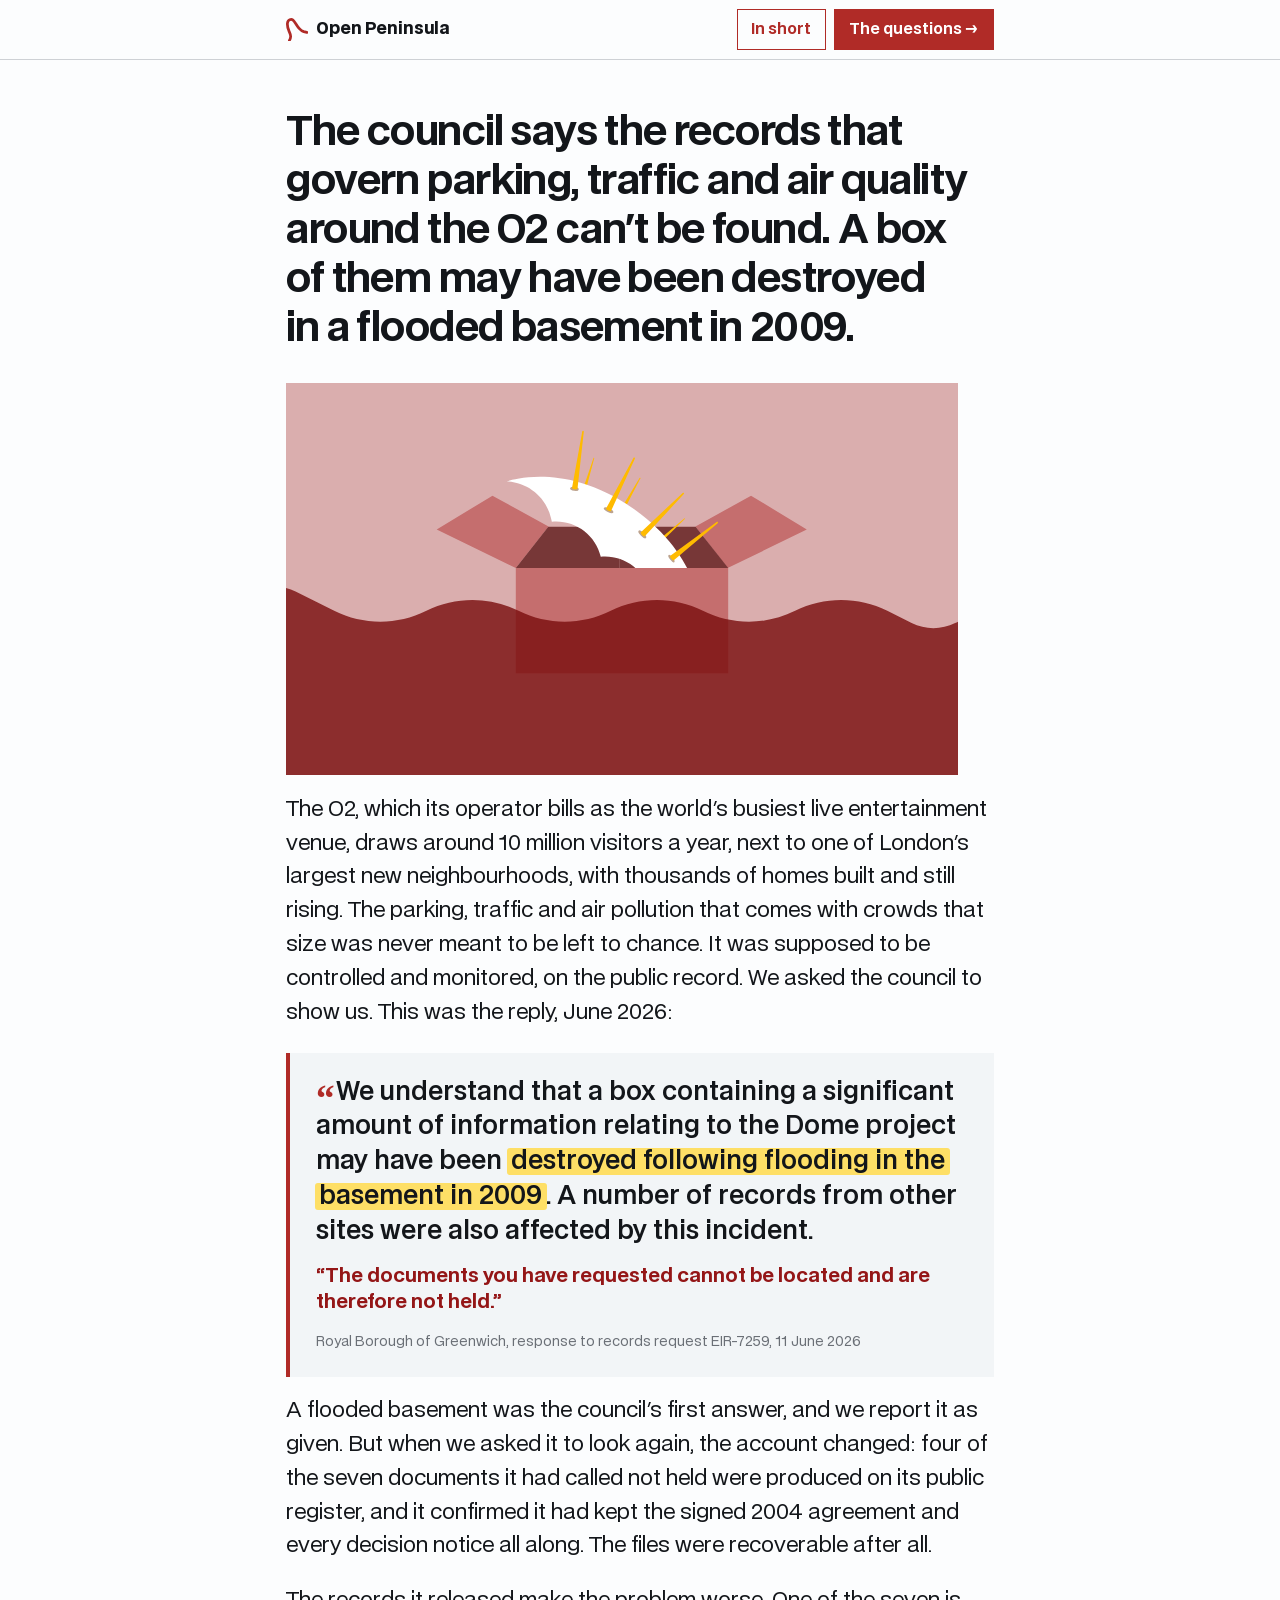
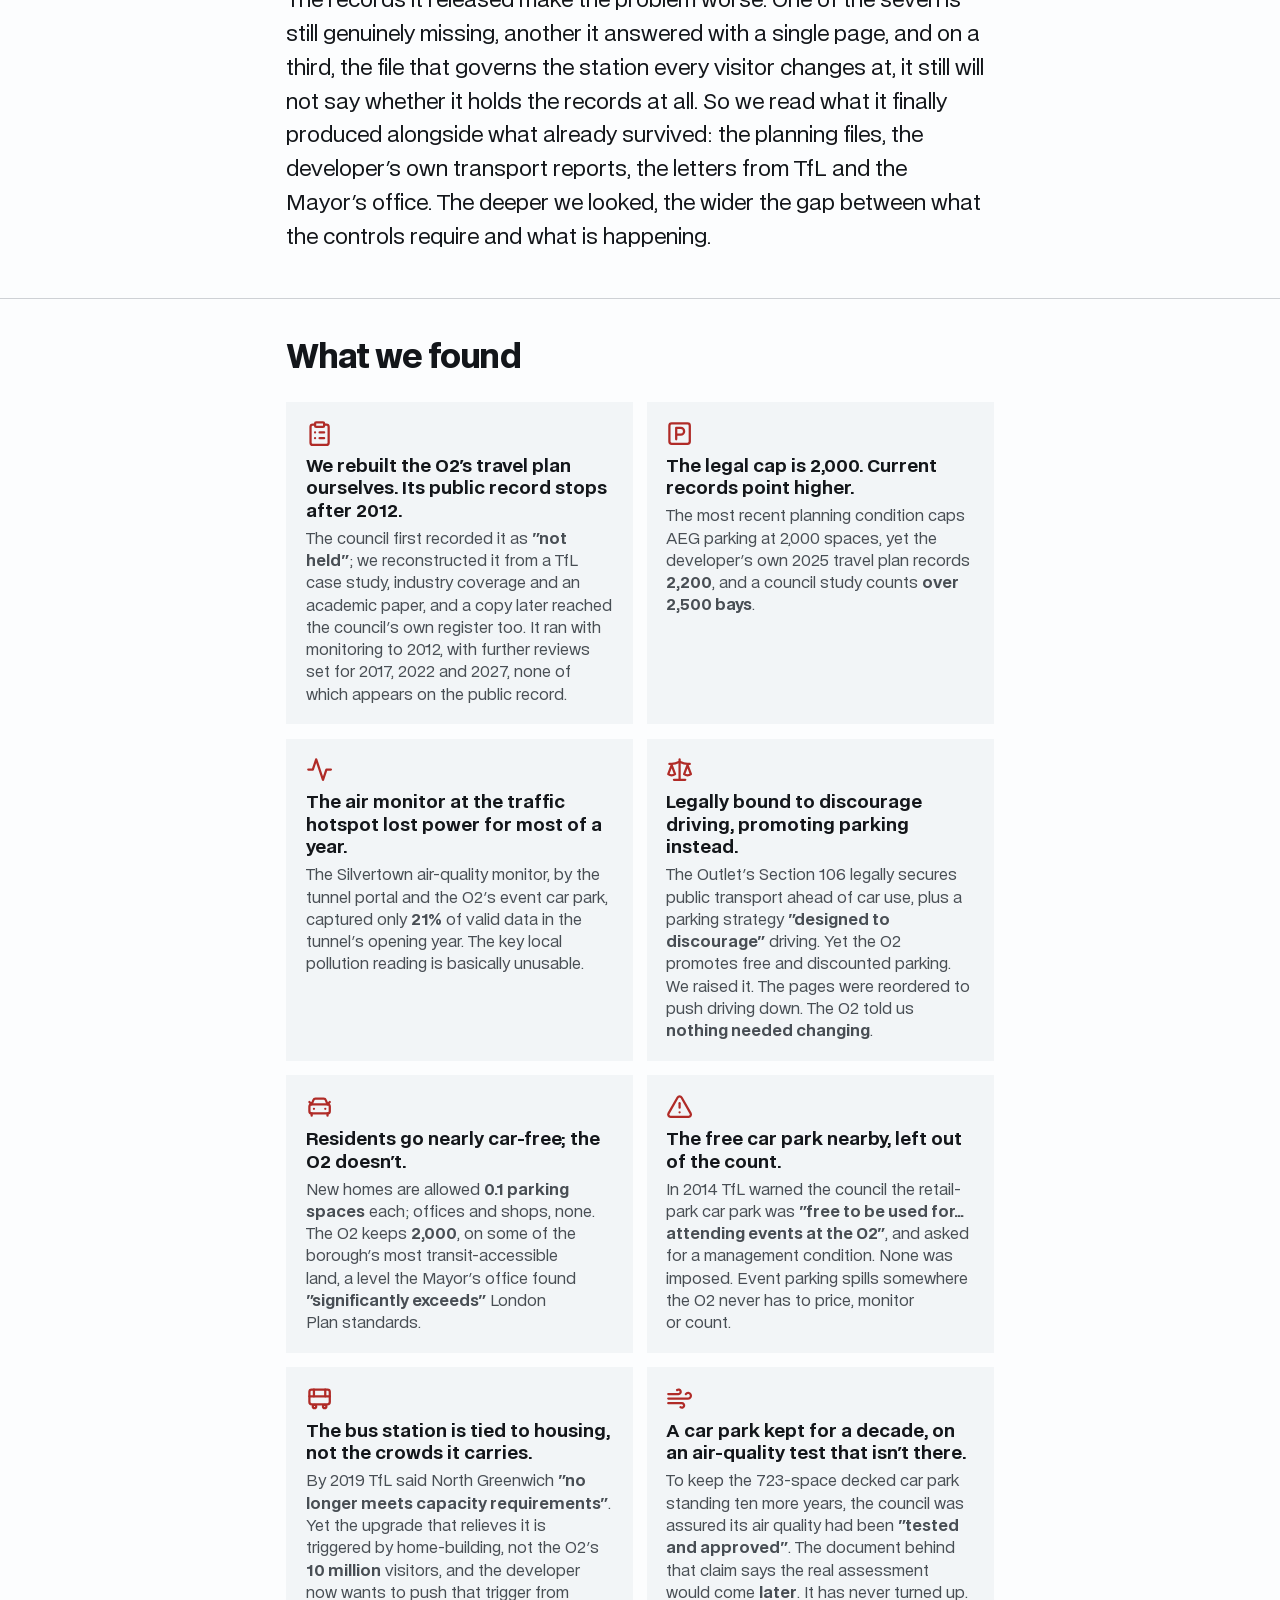
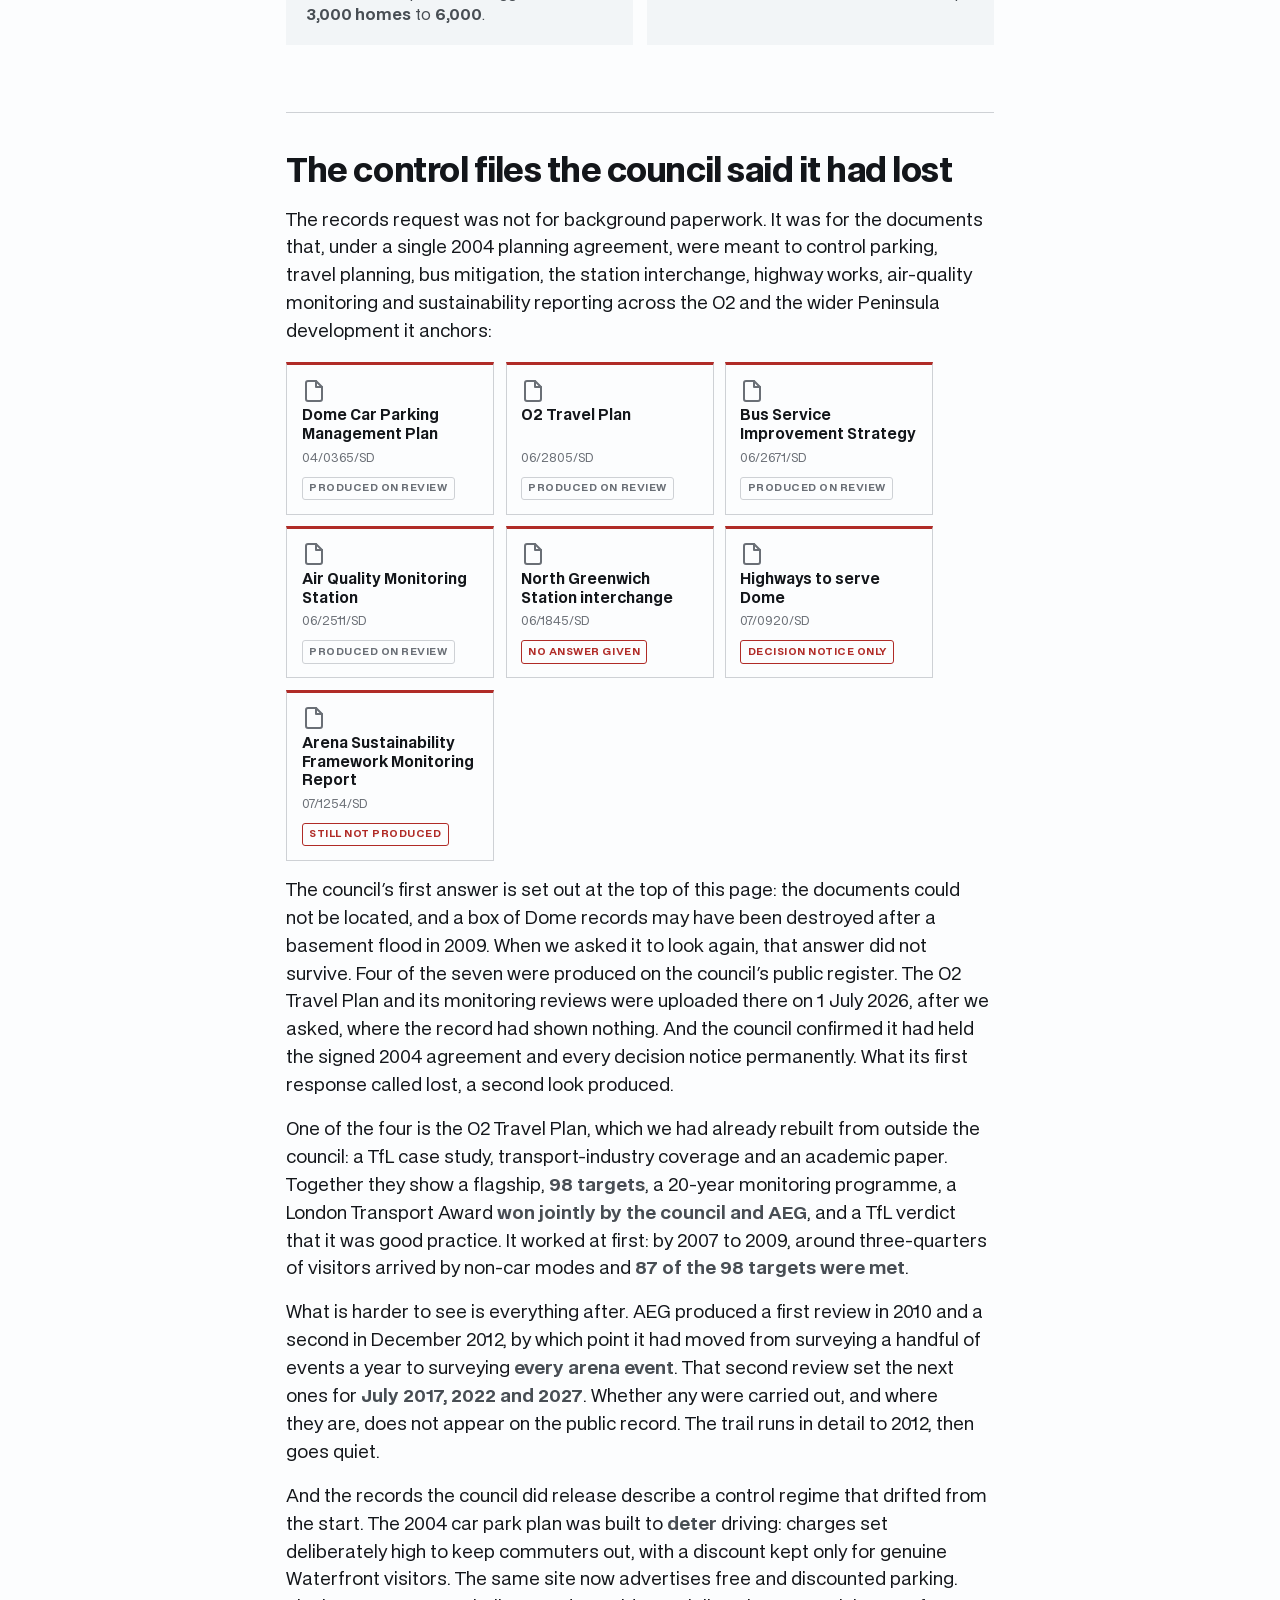
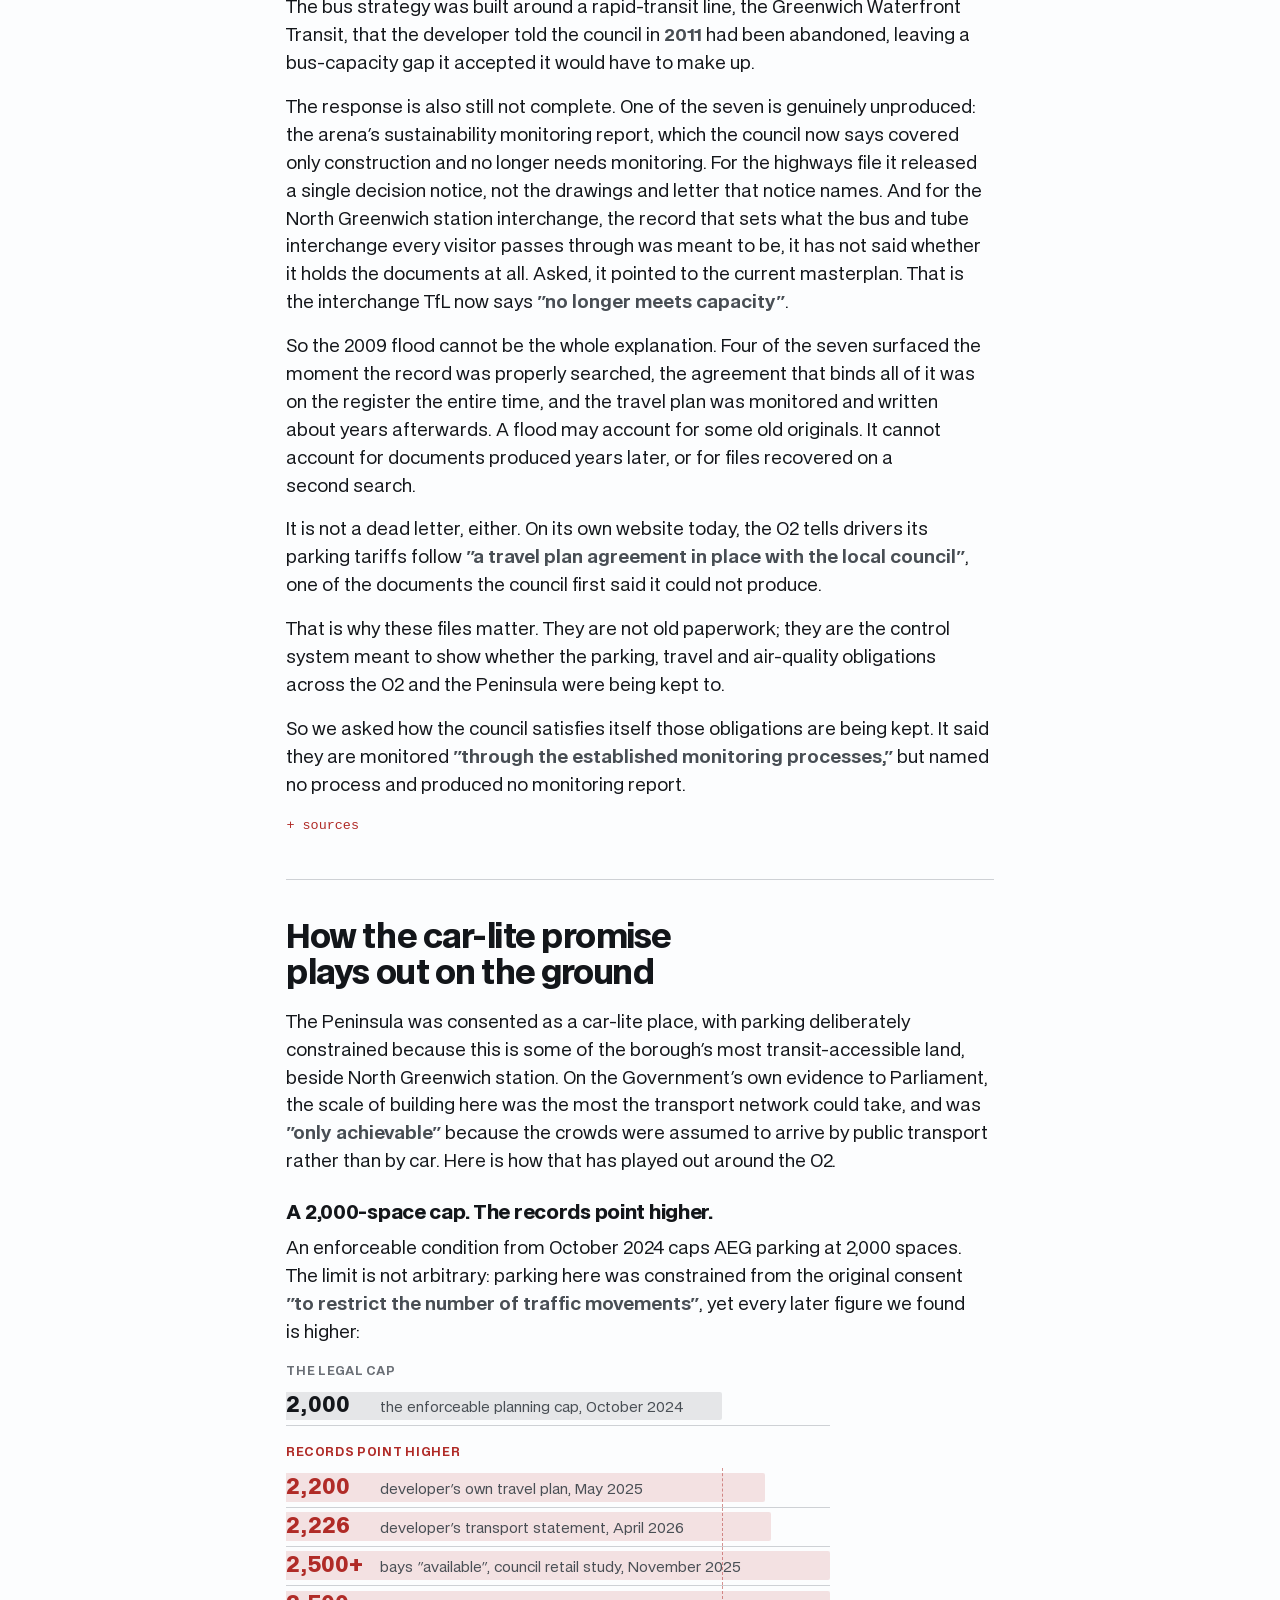
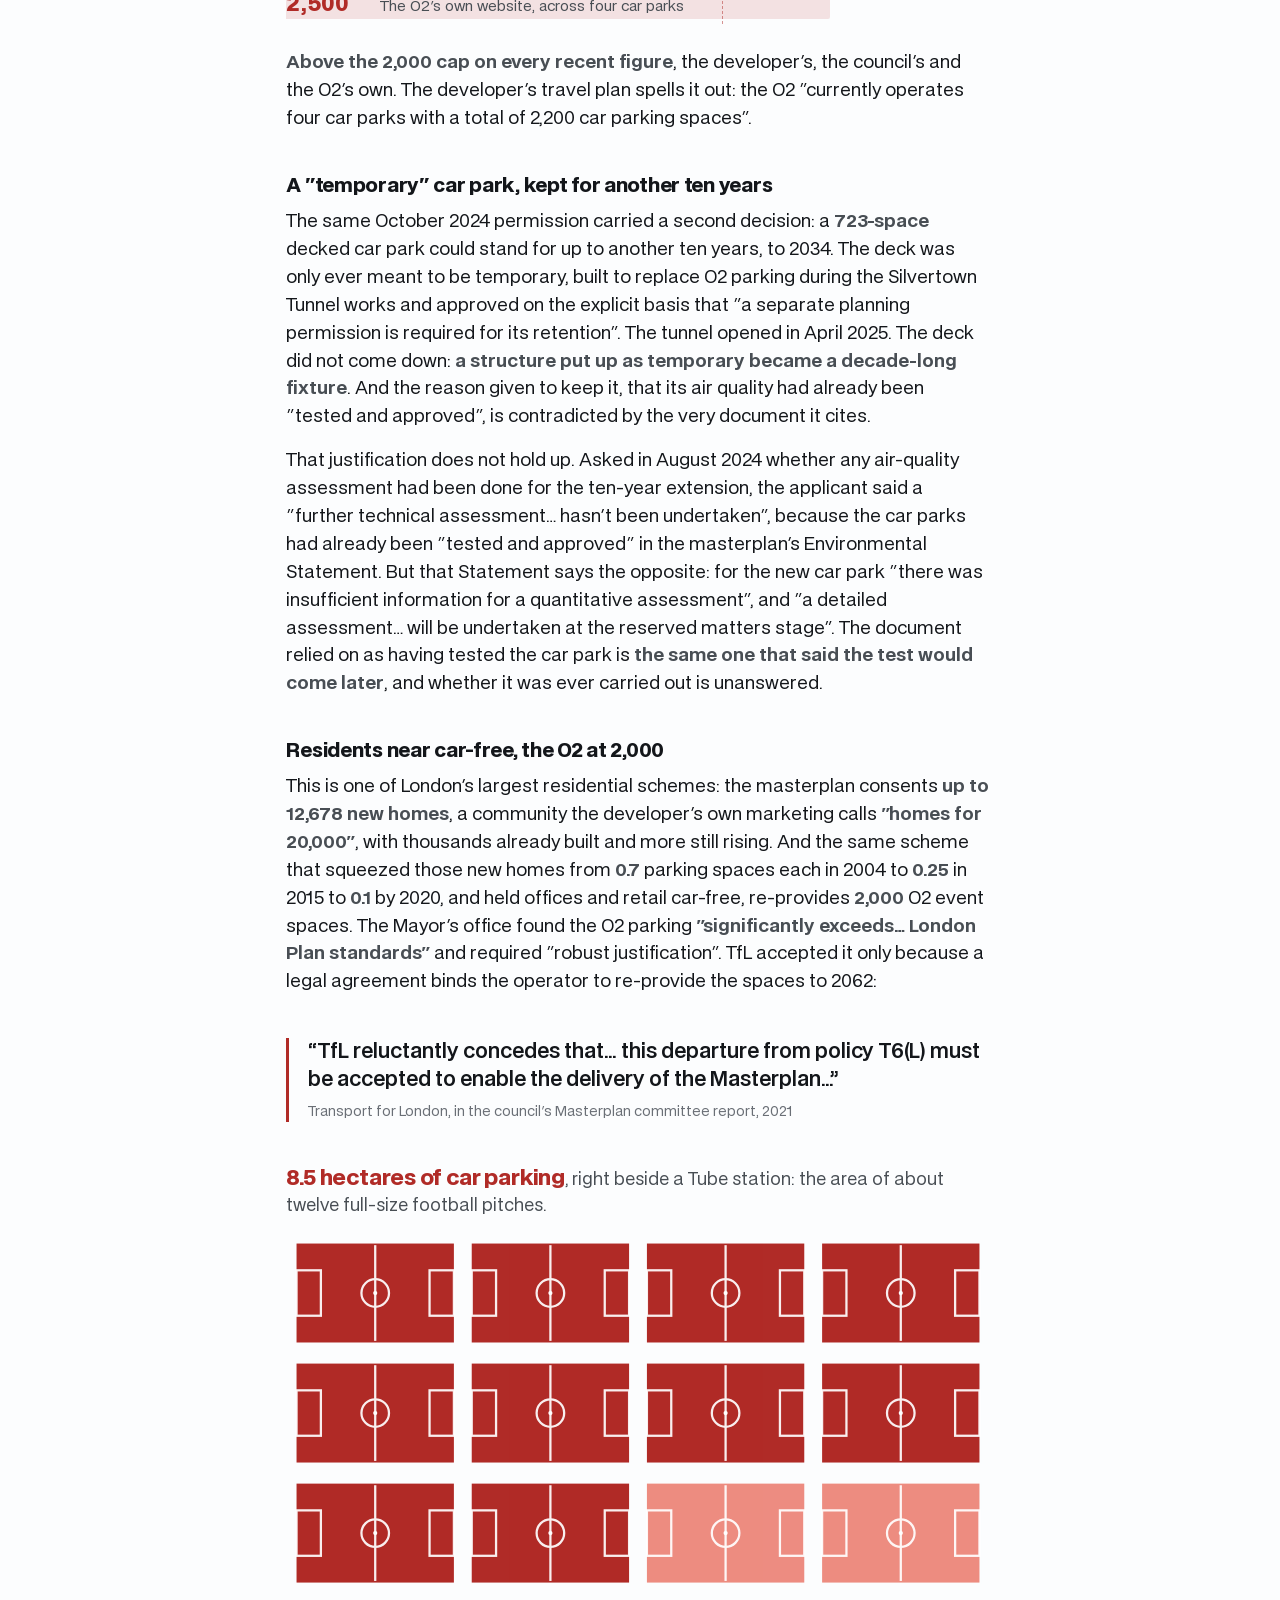
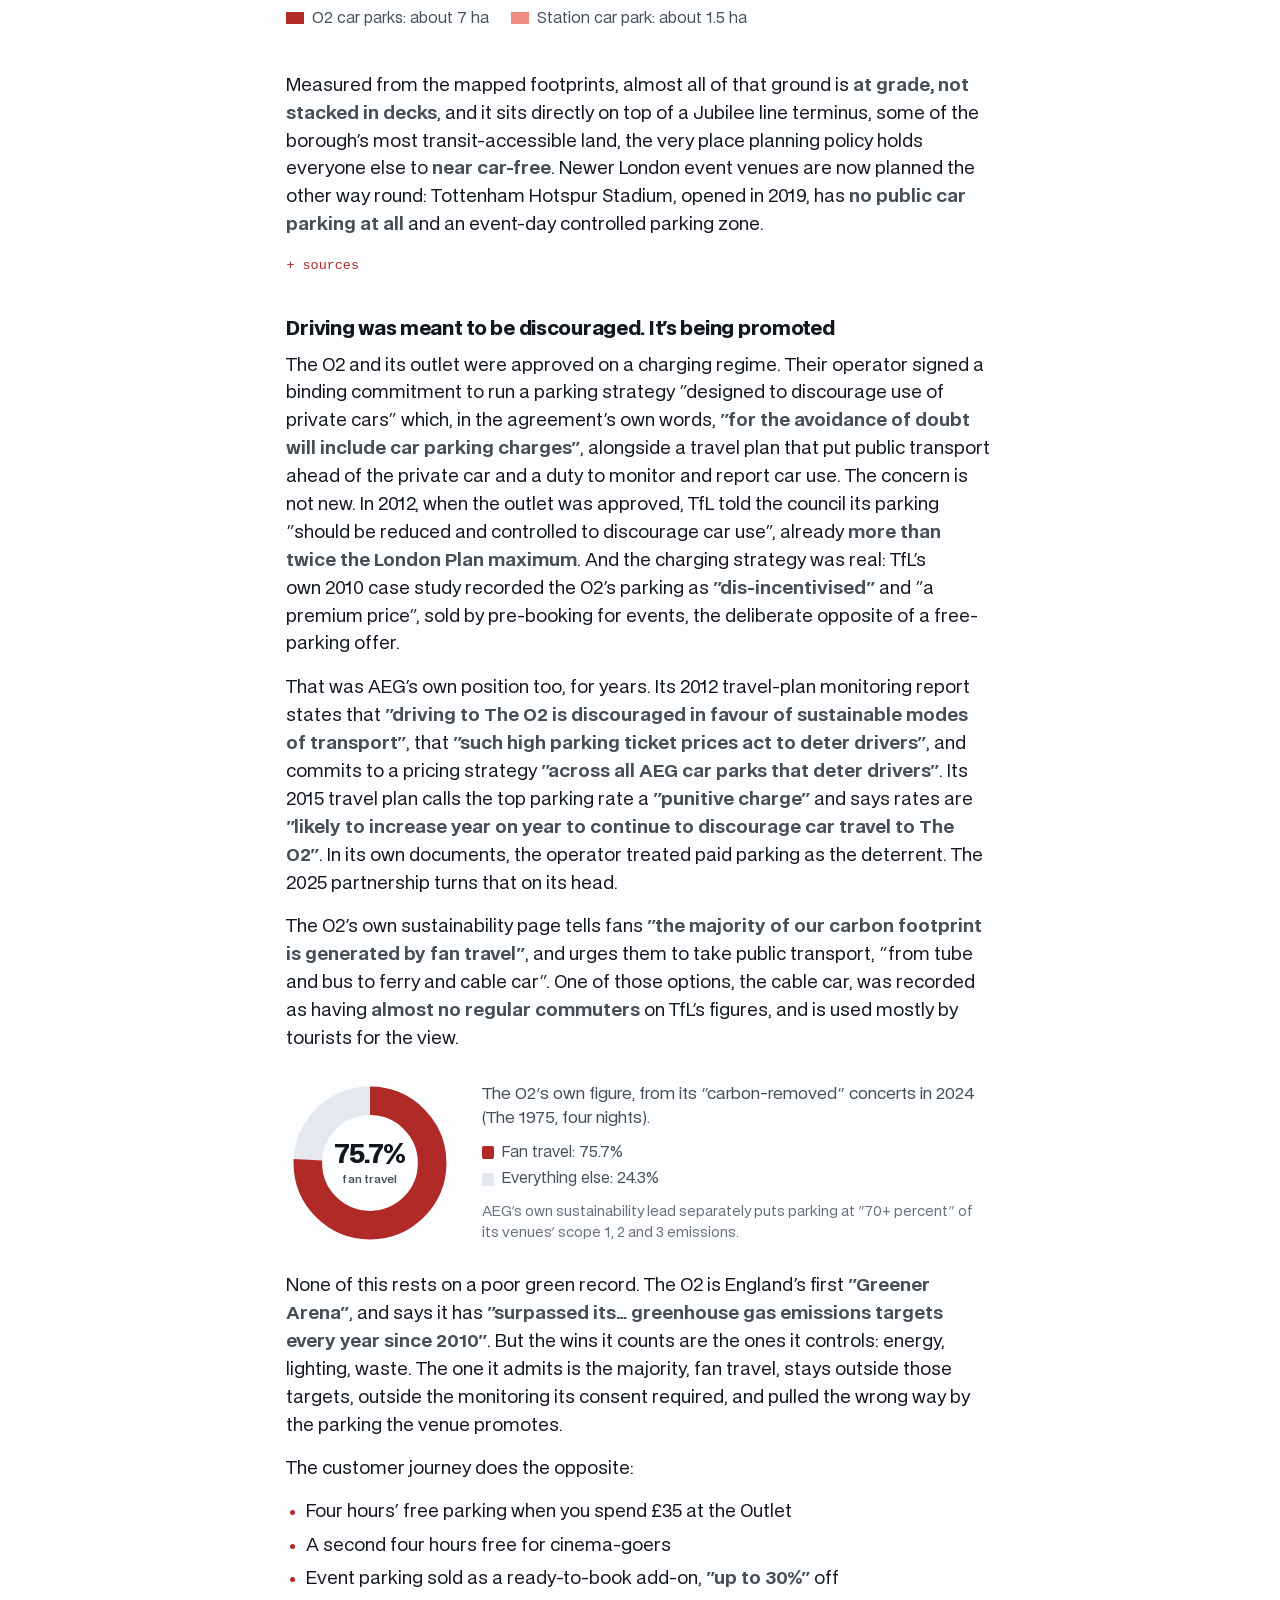
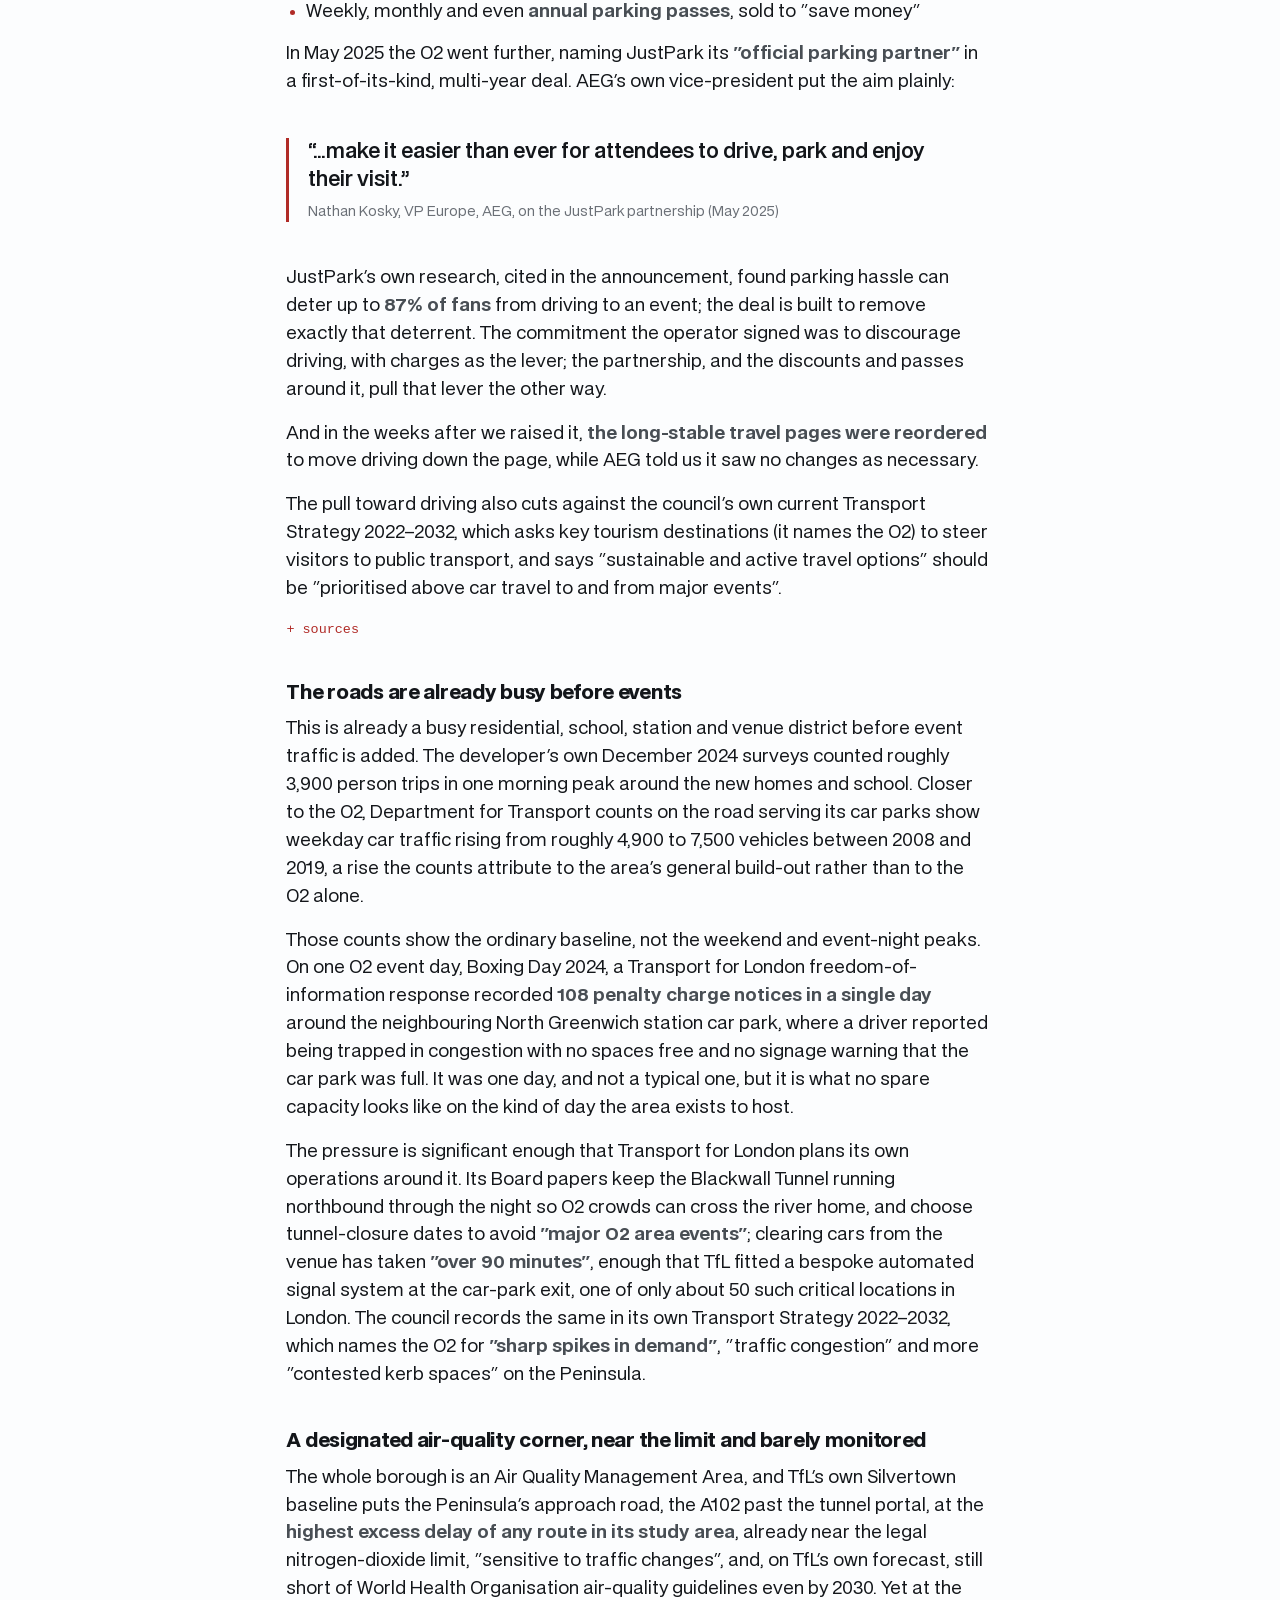
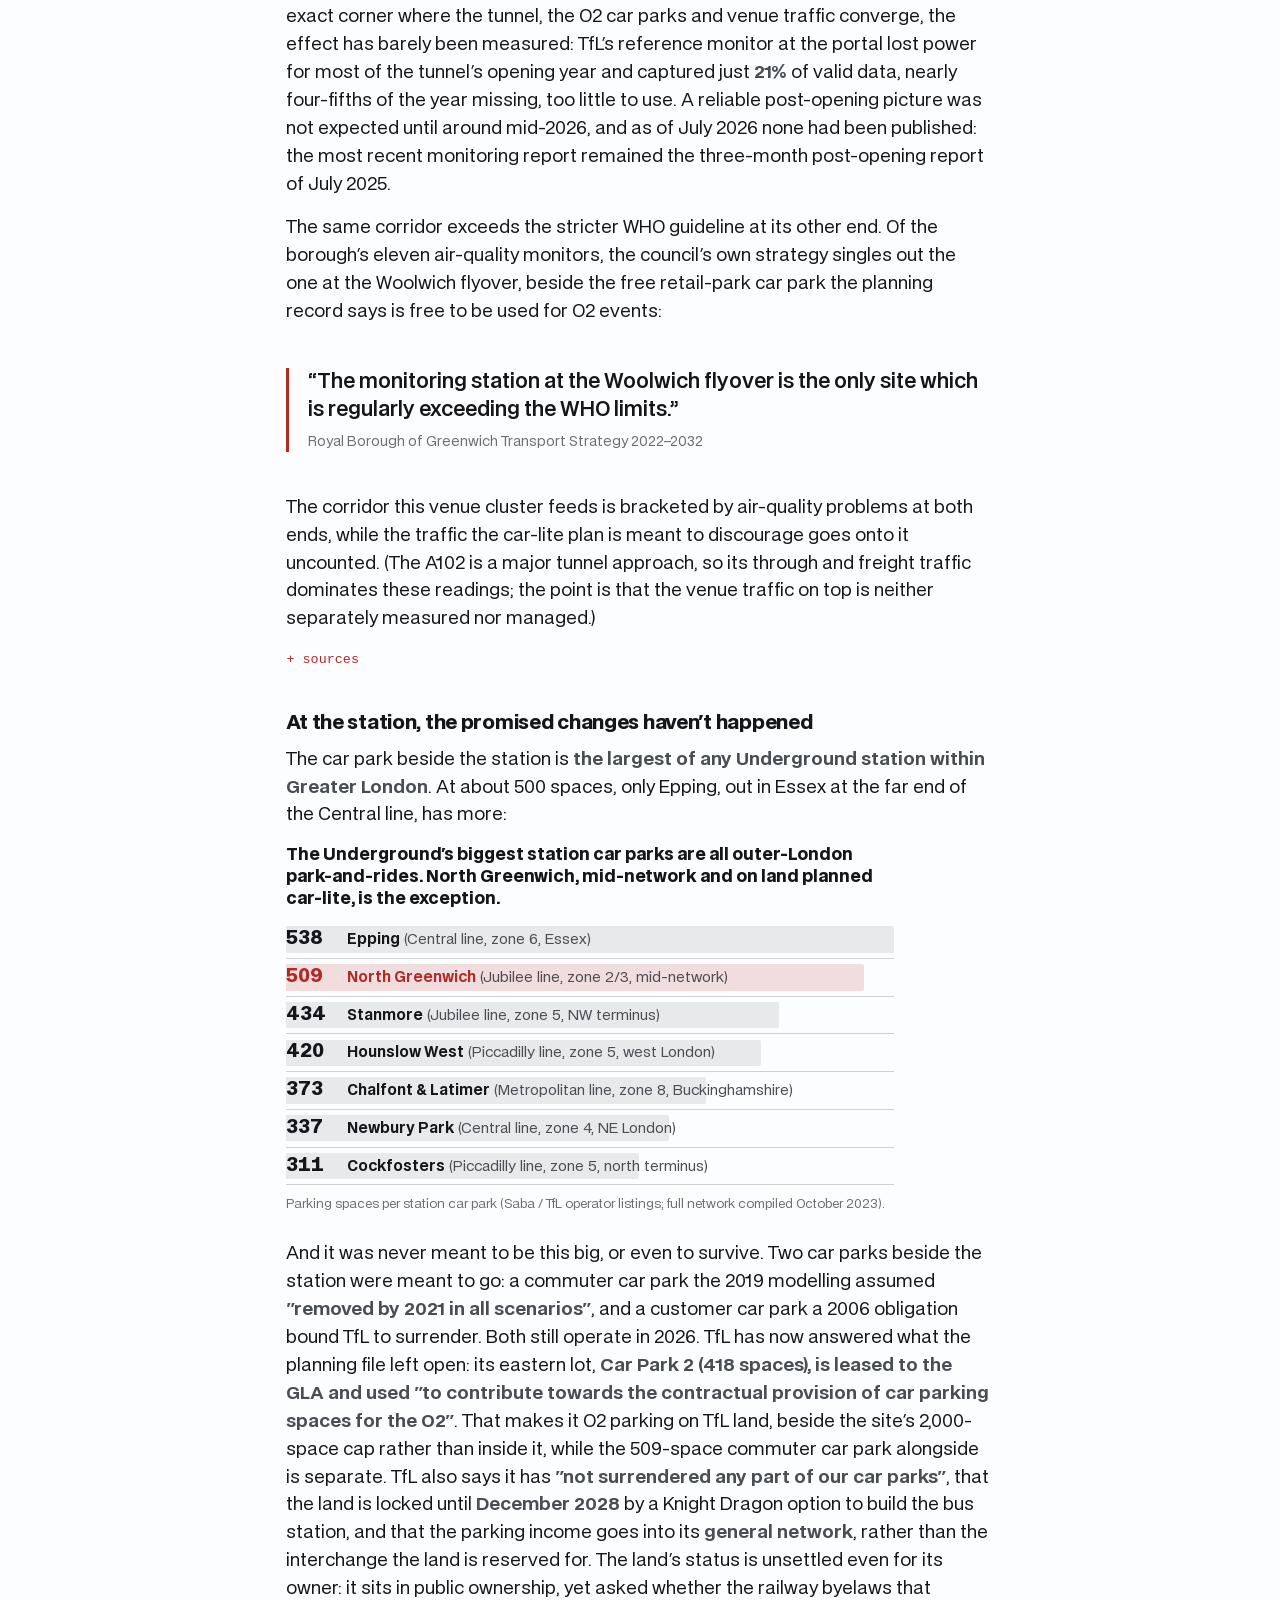
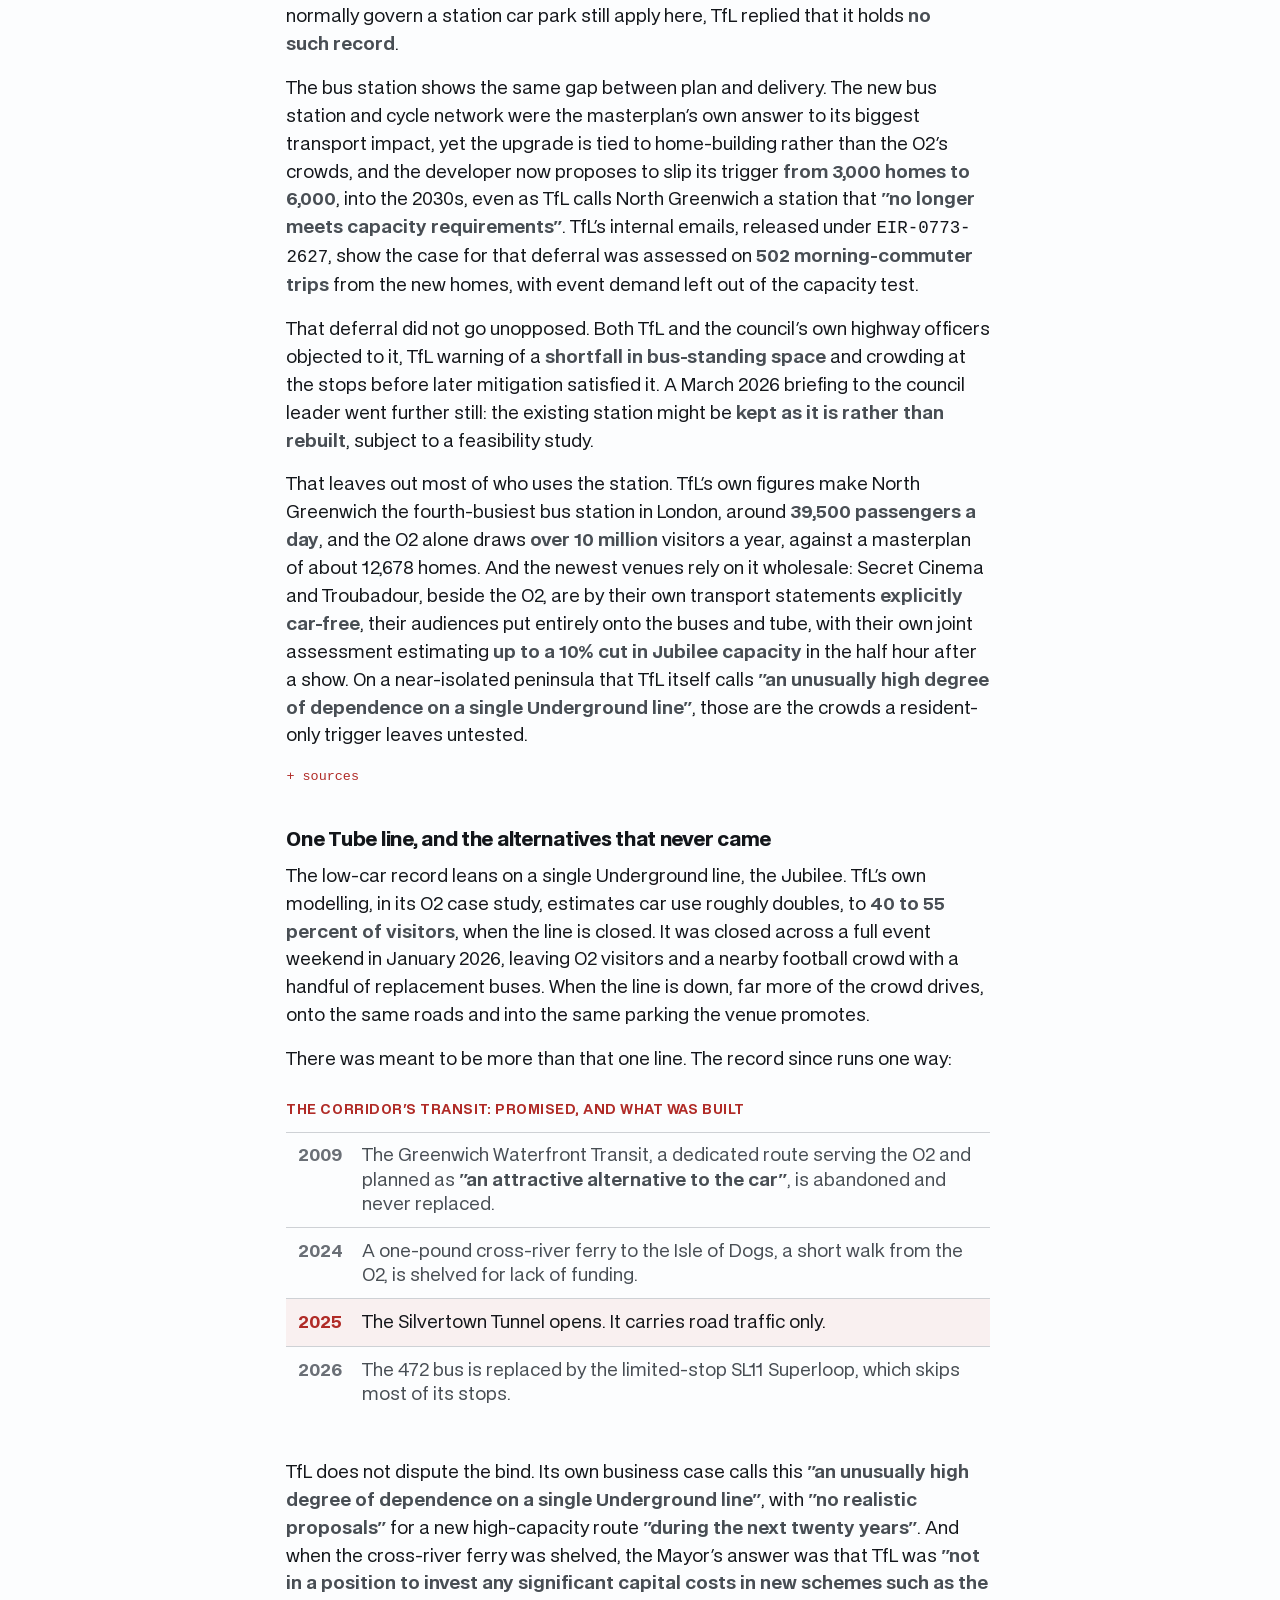
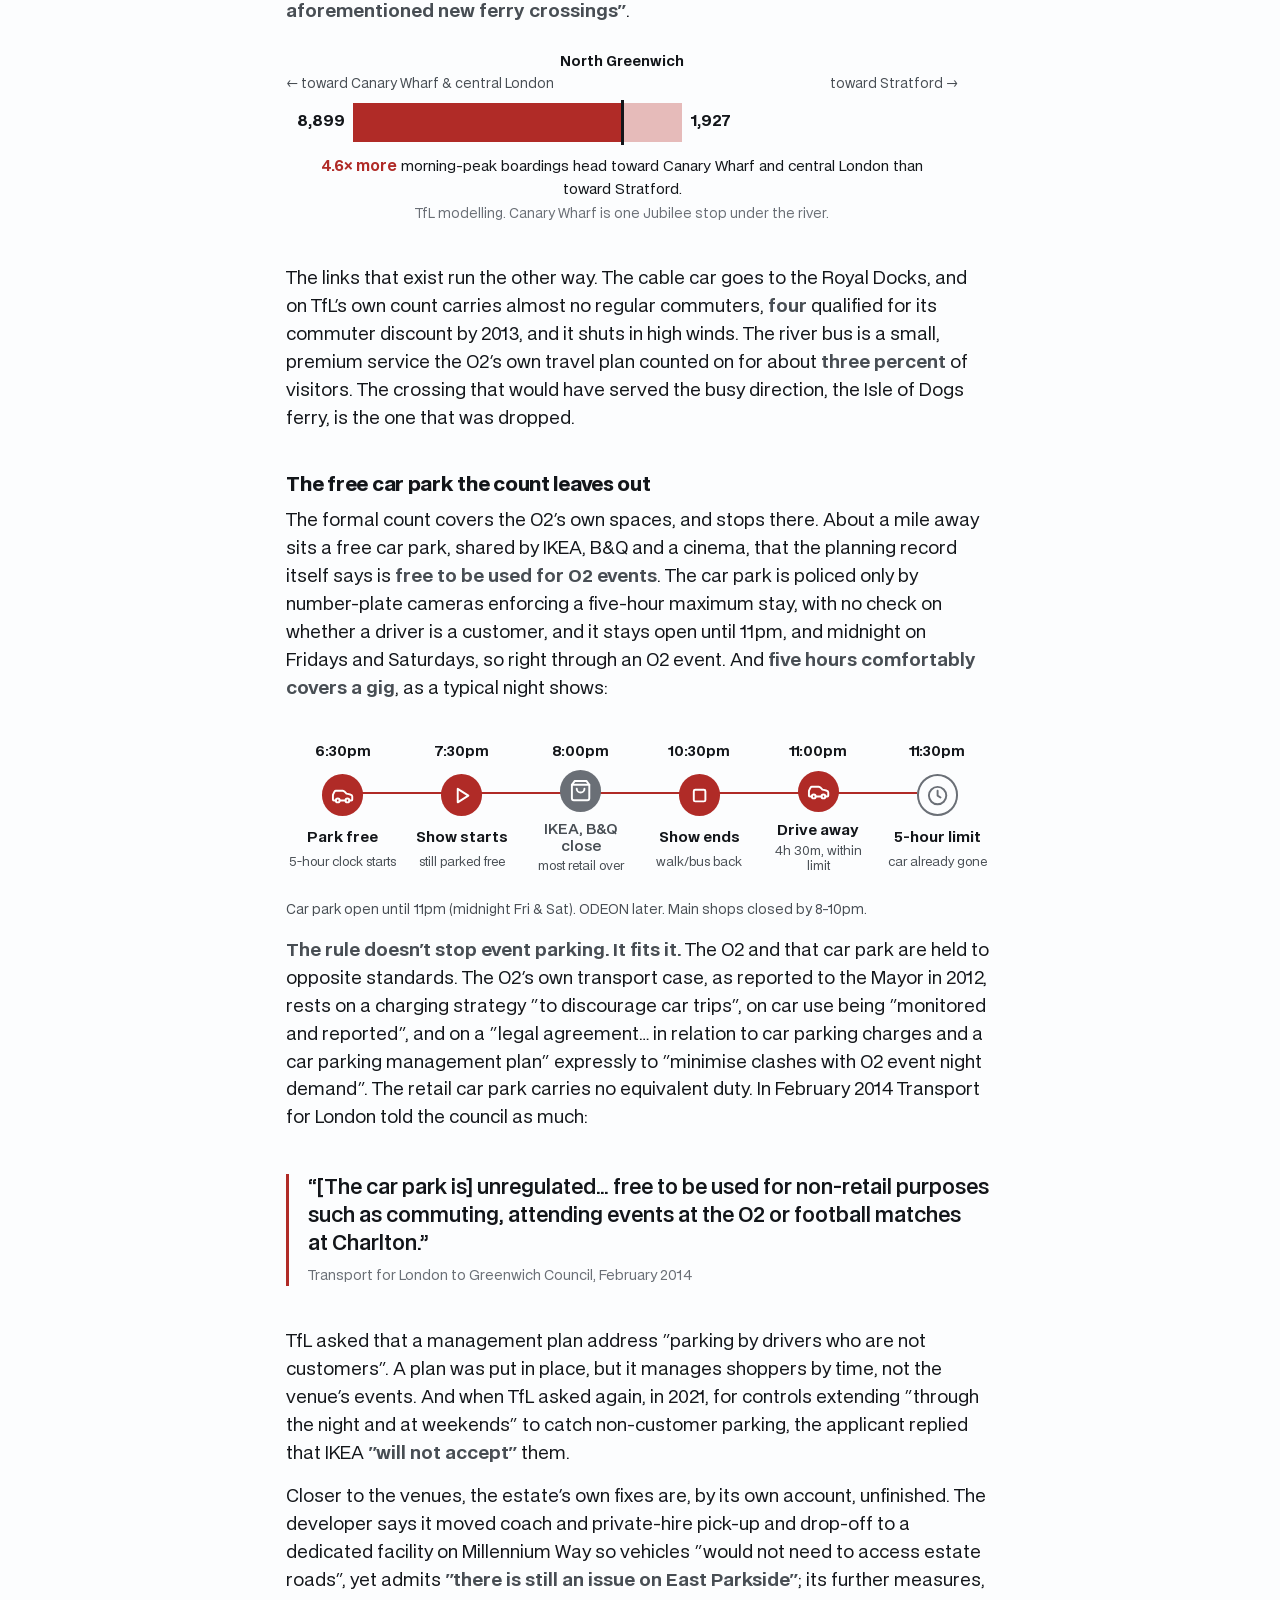
<file: parking/index.html>
<!DOCTYPE html>
<html lang="en-GB">
<head>
<meta charset="utf-8">
<meta name="viewport" content="width=device-width, initial-scale=1">
<title>Greenwich Peninsula: a car-lite plan, and the parking, traffic and records behind it</title>
<meta name="robots" content="noindex, nofollow, noarchive, noimageindex, noai, noimageai">
<meta name="description" content="Greenwich Peninsula was approved as a car-lite neighbourhood: the O2's parking capped, new homes near car-free, a travel plan to discourage driving. What the records show, and the control documents the council first called lost, then mostly produced when challenged.">
<link rel="icon" href="favicon.svg" type="image/svg+xml">
<link rel="icon" href="favicon-32.png" sizes="32x32" type="image/png">
<link rel="apple-touch-icon" href="apple-touch-icon.png">
<link rel="canonical" href="https://openpeninsula.github.io/parking/">
<meta property="og:type" content="website">
<meta property="og:url" content="https://openpeninsula.github.io/parking/">
<meta property="og:title" content="Greenwich Peninsula: a car-lite plan, and the parking and records behind it">
<meta property="og:description" content="The O2's parking was capped and new homes held near car-free. In practice its latest recorded parking runs above the 2,000 cap, and the documents meant to monitor it were first called lost, then mostly found when challenged.">
<meta property="og:image" content="https://openpeninsula.github.io/parking/og.png?v=1">
<meta property="og:image:width" content="1200">
<meta property="og:image:height" content="630">
<meta name="twitter:card" content="summary_large_image">
<meta name="twitter:title" content="Greenwich Peninsula: a car-lite plan, and the parking and records behind it">
<meta name="twitter:description" content="The O2's parking was capped and new homes held near car-free. In practice its latest recorded parking runs above the 2,000 cap, and the documents meant to monitor it were first called lost, then mostly found when challenged.">
<meta name="twitter:image" content="https://openpeninsula.github.io/parking/og.png?v=1">
<style>
  @font-face{font-family:'BDO Grotesk';src:url('fonts/BDOGrotesk-Regular.woff2') format('woff2');font-weight:400;font-style:normal;font-display:swap}
  @font-face{font-family:'BDO Grotesk';src:url('fonts/BDOGrotesk-DemiBold.woff2') format('woff2');font-weight:600;font-style:normal;font-display:swap}
  @font-face{font-family:'BDO Grotesk';src:url('fonts/BDOGrotesk-Bold.woff2') format('woff2');font-weight:700;font-style:normal;font-display:swap}
  @font-face{font-family:'BDO Grotesk';src:url('fonts/BDOGrotesk-ExtraBold.woff2') format('woff2');font-weight:800;font-style:normal;font-display:swap}
  :root{
    --paper:oklch(0.994 0.001 250); --band:oklch(0.968 0.004 250); --slot:oklch(0.93 0.006 250);
    --ink:oklch(0.20 0.01 250); --ink-2:oklch(0.42 0.012 250); --ink-3:oklch(0.54 0.012 250);
    --rule:oklch(0.86 0.006 250); --accent:oklch(0.50 0.17 27); --accent-deep:oklch(0.43 0.16 27);
    --sans:'BDO Grotesk',-apple-system,system-ui,"Segoe UI",Roboto,Helvetica,Arial,sans-serif;
    --mono:ui-monospace,"SF Mono",Menlo,Consolas,monospace;
    --s2:.6rem; --s3:1rem; --s4:1.6rem; --s5:2.6rem; --s6:4rem;
  }
  *{box-sizing:border-box}
  body{margin:0;background:var(--paper);color:var(--ink);font-family:var(--sans);font-size:1.09rem;line-height:1.6;-webkit-font-smoothing:antialiased;padding-top:3rem}
  .wrap{max-width:47rem;margin-inline:auto;padding-inline:1.4rem}
  h1,h2,h3{line-height:1.12;letter-spacing:-0.015em;text-wrap:balance}
  p{text-wrap:pretty}
  .hl{color:var(--accent)}
  .hi{background:rgba(255,221,87,.9);padding:.04em .18em;margin:0 -.04em;border-radius:.12em;-webkit-box-decoration-break:clone;box-decoration-break:clone}
  b,strong{font-weight:700;color:var(--ink-2)}

  header.lead{padding-block:3.2rem 1.4rem;border-bottom:1px solid var(--rule)}
  .kicker{font-family:var(--mono);font-size:.8rem;letter-spacing:.06em;text-transform:uppercase;color:var(--accent)}
  header.lead h1{font-size:clamp(1.65rem,4.4vw,2.45rem);font-weight:700;line-height:1.25;margin:.6rem 0 0}
  header.lead p{font-size:clamp(1.15rem,2.4vw,1.32rem);color:var(--ink);margin-top:1.1rem;max-width:44rem}

  section{padding-block:var(--s5)}
  section + section{border-top:1px solid var(--rule)}
  .ev-head{padding-bottom:0}
  h2{font-size:clamp(1.5rem,3.4vw,2rem);font-weight:800;margin:0 0 var(--s3)}
  .num{color:var(--accent);font-variant-numeric:tabular-nums;font-size:.8em;margin-right:.4rem}
  section > p{max-width:44rem;margin:0 0 1rem}
  .pull{font-size:1.25rem;line-height:1.4;font-weight:600;max-width:44rem;margin:var(--s5) 0;padding-left:1.15rem;border-left:3px solid var(--accent)}
  .pull cite{display:block;margin-top:.6rem;font-style:normal;font-weight:400;font-size:.85rem;color:var(--ink-3)}
  .src{font-size:.84rem;color:var(--ink-3);max-width:44rem;margin-top:var(--s2)}
  .src code{font-family:var(--mono);font-size:.92em}

  figure{margin:var(--s4) 0}
  figure img{display:block;width:100%;border-radius:0}
  .slot{min-height:18rem;background:var(--slot);border:1px dashed var(--rule);border-radius:0;display:grid;place-items:center;
        text-align:center;padding:1.4rem;color:var(--ink-2);font-size:.95rem;line-height:1.45}
  .slot b{display:block;font-size:.72rem;letter-spacing:.05em;text-transform:uppercase;color:var(--accent-deep);margin-bottom:.4rem}
  figcaption{font-size:.95rem;color:var(--ink-2);line-height:1.55;margin-top:.9rem;max-width:44rem}
  figcaption .q{color:var(--ink);font-weight:600}

  .askbox{background:var(--band);border-radius:0;padding:1.4rem 1.6rem;margin:var(--s5) 0;font-weight:600;line-height:1.5;max-width:44rem}

  /* collapsible "sources" line */
  .srcfold{max-width:44rem;margin-top:var(--s2)}
  .srcfold>summary{font-size:.84rem;color:var(--ink-3);cursor:pointer;list-style:none;font-family:var(--mono)}
  .srcfold>summary::-webkit-details-marker{display:none}
  .srcfold>summary::before{content:"+ sources";color:var(--accent)}
  .srcfold[open]>summary::before{content:"\2212 sources";color:var(--accent)}
  .srcfold .src{margin-top:.45rem}

  .starter-note{font-size:.95rem;color:var(--ink-2);max-width:44rem;margin:.6rem 0 1rem}
  .starter-note .i-ico{width:1.05em;height:1.05em;vertical-align:-0.16em;margin-right:.4em;color:var(--accent)}

  /* attributed quote */
  .heroquote{background:var(--band);border-left:4px solid var(--accent);padding:1.4rem 1.6rem;margin:1.5rem 0 .2rem;max-width:46rem}
  header.lead .heroquote p{font-size:clamp(1.2rem,2.8vw,1.55rem);line-height:1.4;font-weight:600;color:var(--ink);margin:0;max-width:none}
  header.lead .heroquote p::before{content:"\201C";color:var(--accent);font-family:Georgia,"Times New Roman",serif;font-size:1.5em;line-height:0;vertical-align:-.3em;margin-right:.04em}
  header.lead .heroquote .hq-verdict{margin-top:.9rem;font-size:clamp(1rem,2.2vw,1.18rem);font-weight:700;color:var(--accent-deep)}
  header.lead .heroquote .hq-verdict::before{content:none}
  .heroquote cite{display:block;margin-top:1rem;font-style:normal;font-size:.85rem;color:var(--ink-3)}

  /* click-to-enlarge lightbox */
  figure img,.media img{cursor:zoom-in}
  #lightbox{position:fixed;inset:0;z-index:100;background:oklch(0.15 0.01 250 / .94);display:none;align-items:center;justify-content:center;padding:1.5rem;cursor:zoom-out}
  #lightbox.open{display:flex}
  #lightbox img{max-width:min(96vw,1500px);max-height:92vh;width:auto;height:auto;border-radius:0;box-shadow:0 10px 40px oklch(0 0 0 / .5)}
  #lightbox .lb-x{position:fixed;top:.8rem;right:1.1rem;color:#fff;font-size:1.7rem;line-height:1;font-weight:700;opacity:.9}
  #toTop{position:fixed;right:1.1rem;bottom:1.1rem;z-index:60;width:2.7rem;height:2.7rem;display:flex;align-items:center;justify-content:center;background:var(--accent);color:#fff;border:0;border-radius:0;cursor:pointer;opacity:0;visibility:hidden;transform:translateY(8px);transition:opacity .2s,transform .2s,visibility .2s;box-shadow:0 2px 10px oklch(0 0 0 / .25)}
  #toTop.show{opacity:1;visibility:visible;transform:none}
  #toTop:hover{background:var(--accent-deep)}
  #toTop svg{width:1.25rem;height:1.25rem}

  .stat{font-size:clamp(2.2rem,6vw,3.4rem);font-weight:800;letter-spacing:-0.02em;color:var(--accent);line-height:1}
  .stat-row{display:grid;gap:1.4rem;grid-template-columns:1fr;margin:var(--s4) 0}
  @media(min-width:640px){.stat-row{grid-template-columns:1fr 1fr 1fr}}
  .stat-row .lbl{margin-top:.4rem;font-size:.98rem;color:var(--ink-2);line-height:1.4}
  .stat-row .item{background:var(--band);padding:1.2rem 1.3rem}
  .stat-row .item.flag{box-shadow:inset 3px 0 0 var(--accent)}
  .stat .u{font-size:.42em;font-weight:700;color:var(--ink-3);letter-spacing:0}

  footer{background:var(--band);margin-top:var(--s6)}
  footer .wrap{padding-block:2rem}
  footer p{font-size:.92rem;color:var(--ink-2);max-width:44rem}
  footer a{color:var(--accent);font-weight:700;text-decoration:none}
  footer a:hover{text-decoration:underline}

  /* fixed action bar */
  .topbar{position:fixed;inset:0 0 auto 0;z-index:50;background:var(--paper);border-bottom:1px solid var(--rule)}
  .topbar .row{display:flex;align-items:center;justify-content:space-between;gap:1rem;max-width:47rem;margin-inline:auto;padding:.55rem 1.4rem}
  .topbar .brand{display:flex;align-items:center;gap:.55rem;min-width:0}
  .topbar .brand-logo{height:1.45rem;width:auto;flex:none;color:var(--accent);display:block}
  .topbar .brand-name{font-weight:800;font-size:1rem;letter-spacing:-0.01em;color:var(--ink);white-space:nowrap}
  .btn{display:inline-block;background:var(--accent);color:#fff;font-weight:700;font-size:.92rem;text-decoration:none;padding:.5rem .9rem;border:1px solid var(--accent);border-radius:0;white-space:nowrap;cursor:pointer;font-family:inherit}
  .btn:hover{background:var(--accent-deep);border-color:var(--accent-deep)}
  .btn-ghost{background:transparent;color:var(--accent)}
  .btn-ghost:hover{background:var(--accent);color:#fff;border-color:var(--accent)}

  #asks{scroll-margin-top:4rem}
  section > ul{max-width:44rem;margin:var(--s3) 0;padding-left:1.2rem}
  section > ul li{margin:.4rem 0;color:var(--ink-2)}

  /* then / now comparison */
  .thennow{display:grid;gap:1rem;grid-template-columns:1fr;margin:var(--s5) 0}
  @media(min-width:640px){.thennow{grid-template-columns:1fr 1fr}}
  .thennow > div{background:var(--band);border-radius:0;padding:1.2rem 1.4rem}
  .thennow .tn-label{display:block;font-family:var(--mono);font-size:.72rem;letter-spacing:.05em;text-transform:uppercase;color:var(--ink-3)}
  .thennow .tn-now{color:var(--accent-deep)}
  .thennow .tn-h{font-size:1.12rem;font-weight:800;margin:.25rem 0 .7rem}
  .thennow ul{margin:0;padding-left:1.1rem}
  .thennow li{margin:.4rem 0;color:var(--ink-2);font-size:1rem}

  /* proportional bar */
  .ladder{max-width:34rem;margin:var(--s3) 0 var(--s4)}
  .ladder-h{font-size:.74rem;font-weight:700;letter-spacing:.06em;text-transform:uppercase;color:var(--ink-3);margin:0 0 .35rem}
  .ladder-h-over{color:var(--accent);margin-top:1.1rem}
  .rung{position:relative;display:flex;align-items:baseline;gap:.85rem;padding:.45rem 0;border-bottom:1px solid var(--rule)}
  .rung:last-child{border-bottom:0}
  .rung::before{content:"";position:absolute;left:0;top:.3rem;bottom:.3rem;width:var(--bar,0);background:color-mix(in oklch,var(--ink-3) 16%,transparent);border-radius:0 2px 2px 0;z-index:0;pointer-events:none}
  .rung-over::before{background:color-mix(in oklch,var(--accent) 13%,transparent)}
  .rung-over::after{content:"";position:absolute;left:var(--cap,80%);top:0;bottom:0;border-left:1.5px dashed color-mix(in oklch,var(--accent) 50%,transparent);z-index:2;pointer-events:none}
  .rung-n{position:relative;z-index:1;flex:0 0 5rem;font-weight:800;font-size:1.35rem;line-height:1.1;color:var(--ink);font-variant-numeric:tabular-nums}
  .rung-over .rung-n{color:var(--accent)}
  .rung-s{position:relative;z-index:1;font-size:.9rem;color:var(--ink-2);line-height:1.3}
  /* biggest-car-parks chart */
  .cpk-fig{margin:var(--s3) 0 var(--s4);max-width:38rem}
  .cpk-head{font-weight:800;font-size:1rem;line-height:1.35;margin:0 0 .7rem;color:var(--ink)}
  .cpk-row{position:relative;display:flex;align-items:baseline;gap:.8rem;padding:.5rem 0;border-bottom:1px solid var(--rule)}
  .cpk-row:last-child{border-bottom:0}
  .cpk-row::before{content:"";position:absolute;left:0;top:.32rem;bottom:.32rem;width:var(--bar,0);background:color-mix(in oklch,var(--ink-3) 14%,transparent);border-radius:0 2px 2px 0;z-index:0;pointer-events:none}
  .cpk-ng::before{background:color-mix(in oklch,var(--accent) 15%,transparent)}
  .cpk-n{position:relative;z-index:1;flex:0 0 3rem;font-weight:800;font-size:1.2rem;line-height:1;color:var(--ink);font-variant-numeric:tabular-nums}
  .cpk-ng .cpk-n{color:var(--accent)}
  .cpk-t{position:relative;z-index:1;font-size:.9rem;color:var(--ink-2);line-height:1.3}
  .cpk-t b{color:var(--ink);font-weight:700}
  .cpk-ng .cpk-t b{color:var(--accent)}
  .cpk-foot{font-size:.78rem;color:var(--ink-3);margin:.6rem 0 0}
  .emfig{display:flex;align-items:center;gap:1.7rem;flex-wrap:wrap;margin:1.6rem 0 var(--s4);max-width:44rem}
  .emfig .donut{flex:0 0 auto;width:168px;height:168px}
  .emfig .donut-num{font-family:var(--sans);font-size:31px;font-weight:800;fill:var(--ink)}
  .emfig .donut-lab{font-family:var(--sans);font-size:13px;font-weight:600;fill:var(--ink-2);letter-spacing:.02em}
  .em-body{flex:1 1 15rem;min-width:14rem}
  .em-head{margin:0 0 .7rem;font-size:1rem;line-height:1.5;color:var(--ink-2)}
  .em-legend{list-style:none;padding:0;margin:0 0 .7rem;font-size:.92rem;color:var(--ink-2)}
  .em-legend li{display:flex;align-items:center;gap:.5rem;margin:.2rem 0}
  .em-legend .sw{width:.8rem;height:.8rem;border-radius:2px;flex:0 0 auto}
  .em-legend .sw-a{background:var(--accent)}
  .em-legend .sw-b{background:var(--slot)}
  .em-sub{margin:0;font-size:.86rem;color:var(--ink-3);line-height:1.5}
  .reg-foot{font-size:.9rem;color:var(--ink-2);margin:.7rem 0 0;max-width:44rem}
  .reg-foot strong{color:var(--accent-deep)}
  .files{display:flex;flex-wrap:wrap;justify-content:flex-start;gap:.7rem;margin:var(--s3) 0;max-width:44rem}
  .file{flex:0 1 13rem;border:1px solid var(--rule);border-top:3px solid var(--accent);padding:.85rem .9rem;display:flex;flex-direction:column;gap:.3rem;background:var(--paper)}
  .file-ico{width:1.5rem;height:1.5rem;color:var(--ink-3)}
  .file-name{font-weight:700;font-size:.9rem;line-height:1.3;color:var(--ink);flex:1}
  .file-ref{font-size:.74rem;color:var(--ink-3)}
  .file-status{align-self:flex-start;font-size:.64rem;font-weight:700;letter-spacing:.05em;text-transform:uppercase;color:var(--accent);border:1px solid var(--accent);border-radius:3px;padding:.16rem .4rem;margin-top:.2rem}
  .file-status.found{color:var(--ink-3);border-color:var(--rule)}
  .strip{position:relative;display:flex;gap:.4rem;margin:var(--s5) 0 var(--s4);max-width:46rem}
  .strip::before{content:"";position:absolute;left:8.3%;right:8.3%;top:2.95rem;height:2px;background:var(--accent);z-index:0}
  .step{flex:1;min-width:0;position:relative;z-index:1;display:grid;grid-template-areas:"time" "badge" "h" "sub";justify-items:center;text-align:center;gap:.08rem}
  .step-time{grid-area:time;font-size:.86rem;line-height:1.2;font-weight:700;color:var(--ink);margin-bottom:.5rem}
  .step-badge{grid-area:badge;position:relative;z-index:1;width:2.6rem;height:2.6rem;border-radius:50%;background:var(--accent);color:#fff;display:flex;align-items:center;justify-content:center}
  .step-badge svg{width:1.45rem;height:1.45rem;fill:none;stroke:currentColor;stroke-width:2;stroke-linecap:round;stroke-linejoin:round}
  .step.shop .step-badge{background:var(--ink-3)}
  .step.lim .step-badge{background:var(--paper);color:var(--ink-3);box-shadow:inset 0 0 0 2px var(--ink-3)}
  .step-h{grid-area:h;font-weight:700;font-size:.88rem;color:var(--ink);margin-top:.55rem;line-height:1.2}
  .step.shop .step-h{color:var(--ink-2);font-weight:600}
  .step-sub{grid-area:sub;font-size:.76rem;color:var(--ink-2);line-height:1.25;margin-top:.15rem}
  .strip-foot{font-size:.82rem;color:var(--ink-2);margin:0 0 var(--s3)}
  .strip-note{font-size:.92rem;color:var(--ink-2);max-width:44rem;margin:0}
  .floodbox{margin:1.8rem 0 .6rem}
  .floodbox svg{width:100%;max-width:42rem;height:auto;display:block}
  .floodbox-cap{font-size:.95rem;color:var(--ink-2);max-width:44rem;margin:.3rem 0 0}
  @media (max-width:38rem){
    .strip{flex-direction:column;gap:0;width:-moz-fit-content;width:fit-content;max-width:100%;margin-inline:auto}
    .strip-foot{text-align:center}
    .strip::before{display:none}
    .step{grid-template-areas:"badge time" "badge h" "badge sub";grid-template-columns:2.6rem 1fr;column-gap:.9rem;justify-items:start;text-align:left;padding-bottom:1rem;align-items:start}
    .step:not(:last-child)::before{content:"";position:absolute;left:1.3rem;transform:translateX(-50%);top:1.3rem;height:100%;width:2px;background:var(--accent);z-index:0}
    .step-time{margin:0;align-self:center}
    .step-badge{align-self:start}
    .step-h{margin-top:.2rem}
  }

  /* landing blocks: the question cards, the ask lists */
  .claims{margin:var(--s4) 0;display:grid;grid-template-columns:1fr;gap:.9rem}
  @media(min-width:620px){.claims{grid-template-columns:1fr 1fr}}
  .claim{background:var(--band);padding:1.1rem 1.2rem}
  .claim > .ci{display:block;width:1.7rem;height:1.7rem;color:var(--accent);margin-bottom:.55rem}
  .claim > .ci svg{display:block;width:100%;height:100%}
  .claim b{display:block;font-size:1.08rem;line-height:1.3;color:var(--ink)}
  .claim p{margin:.35rem 0 0;color:var(--ink-2);font-size:.96rem;line-height:1.45}
  .claim p strong{font-weight:700}
  ul.ask{max-width:44rem;margin:var(--s3) 0;padding-left:1.2rem}
  ul.ask li{margin:.5rem 0;color:var(--ink);line-height:1.45}
  ul.ask li::marker{color:var(--accent)}
  .plan-h{font-size:.82rem;letter-spacing:.04em;text-transform:uppercase;color:var(--accent);font-weight:700;margin:var(--s5) 0 .75rem}
  .plan{display:grid;grid-template-columns:repeat(3,1fr);gap:.7rem;max-width:46rem;margin:0 0 var(--s4)}
  .pstep{position:relative;background:var(--band);padding:1.05rem 1.1rem 1.15rem;display:flex;flex-direction:column;gap:.5rem}
  .pstep-n{width:1.9rem;height:1.9rem;border-radius:50%;background:var(--ink-3);color:#fff;font-size:.95rem;font-weight:700;line-height:1;display:flex;align-items:center;justify-content:center;flex:0 0 auto}
  .pstep h4{margin:0;font-size:1.04rem;font-weight:700;line-height:1.18;letter-spacing:-0.01em;color:var(--ink)}
  .pstep p{margin:0;font-size:.92rem;line-height:1.4;color:var(--ink-2)}
  .pstep.key{background:color-mix(in srgb,var(--accent) 10%,#fff);box-shadow:inset 0 0 0 2px var(--accent)}
  .pstep.key .pstep-n{background:var(--accent)}
  .pstep-tag{margin-top:.15rem;font-size:.7rem;letter-spacing:.06em;text-transform:uppercase;color:var(--accent);font-weight:700}
  @media(max-width:640px){.plan{grid-template-columns:1fr;gap:.5rem}}
  .tline{max-width:44rem;margin:var(--s4) 0 var(--s5)}
  .tline-cap{font-size:.82rem;letter-spacing:.04em;text-transform:uppercase;color:var(--accent);font-weight:700;margin:0 0 .7rem}
  .trow{display:flex;gap:1rem;align-items:baseline;padding:.6rem .7rem;border-top:1px solid var(--rule)}
  .trow .ty{flex:0 0 3rem;font-weight:700;color:var(--ink-3);font-variant-numeric:tabular-nums}
  .trow .te{color:var(--ink-2);line-height:1.4}
  .trow.road{background:color-mix(in srgb,var(--accent) 7%,#fff)}
  .trow.road .ty{color:var(--accent)}
  .trow.road .te{color:var(--ink)}
  .tline-foot{font-size:.82rem;color:var(--ink-3);margin:.75rem 0 0;line-height:1.45}
  .dbar{max-width:42rem;margin:var(--s4) 0 var(--s5)}
  .dbar-hub{text-align:center;font-weight:700;font-size:.85rem;color:var(--ink);margin:0}
  .dbar-dirs{display:grid;grid-template-columns:1fr 1fr;font-size:.82rem;color:var(--ink-2);margin:.05rem 0 .3rem}
  .dbar-dirs .r{text-align:right}
  .dbar-row{display:grid;grid-template-columns:1fr 3px 1fr;align-items:center}
  .dbar-side{display:flex;align-items:center;gap:.5rem;min-width:0}
  .dbar-side.l{justify-content:flex-end}
  .dbar-side.r{justify-content:flex-start}
  .dbar-fill{height:2.4rem;flex:0 0 auto}
  .dbar-side.l .dbar-fill{background:var(--accent)}
  .dbar-side.r .dbar-fill{background:color-mix(in srgb,var(--accent) 32%,#fff)}
  .dbar-axis{align-self:stretch;min-height:2.8rem;background:var(--ink)}
  .dbar-num{font-weight:700;font-size:.95rem;color:var(--ink)}
  .dbar-take{font-size:.9rem;color:var(--ink);margin:.6rem 0 0;text-align:center}
  .dbar-take strong{color:var(--accent)}
  .dbar-foot{font-size:.82rem;color:var(--ink-3);margin:.25rem 0 0;text-align:center;line-height:1.45}
  .ask-group{margin:var(--s4) 0}
  .ask-group h3{font-size:1.12rem;font-weight:800;margin:0 0 .2rem;letter-spacing:-0.01em}
  .ask-group .who{font-family:var(--mono);font-size:.74rem;letter-spacing:.05em;text-transform:uppercase;color:var(--accent)}

  .ev-intro{color:var(--ink-2);margin:0 0 var(--s3);max-width:44rem}
  details.ev{background:var(--band);padding:0 1.3rem;margin:.7rem 0}
  details.ev > summary{cursor:pointer;font-weight:700;padding:1rem 0;font-size:1.05rem;list-style:none;color:var(--ink)}
  details.ev > summary::-webkit-details-marker{display:none}
  details.ev > summary::before{content:"+";color:var(--accent);font-weight:800;margin-right:.6rem}
  details.ev[open] > summary::before{content:"\2013"}
  details.ev[open]{background:var(--paper)}
  .ev-body{padding:.2rem 0 1.3rem}
  .ev-body > p{max-width:44rem;margin:0 0 1rem}
  .ev-body ol{max-width:44rem;padding-left:1.2rem}
  .ev-body ol li{margin:.55rem 0;color:var(--ink-2);line-height:1.5}
  .ev-body ol li b{color:var(--ink-2)}
  .ev-lead{font-weight:600;color:var(--ink);margin:.1rem 0 1rem;max-width:44rem}
  .ev-body ul{max-width:44rem;margin:0 0 1rem;padding-left:1.2rem}
  .ev-body ul li{margin:.5rem 0;color:var(--ink-2);line-height:1.5}
  .ev-body ul li b{color:var(--ink-2)}
  .ev-body ul li::marker{color:var(--accent)}
  .footnote{font-size:.8rem;color:var(--ink-3);max-width:44rem;margin-top:1rem;line-height:1.5}

  /* share */
  .nav-actions{display:flex;align-items:stretch;gap:.5rem}
  .nav-actions .btn{display:inline-flex;align-items:center;justify-content:center}
  .btn-ghost{display:inline-flex;align-items:center;justify-content:center;gap:.4rem;background:transparent;color:var(--accent);font-weight:700;font-size:.92rem;text-decoration:none;padding:.45rem .85rem;border:1.5px solid var(--accent);border-radius:0;white-space:nowrap;cursor:pointer;font-family:inherit}
  .btn-ghost:hover{background:var(--accent);color:#fff}
  @media(max-width:460px){.topbar .brand-name{display:none}}
  .share-overlay{position:fixed;inset:0;z-index:100;background:rgba(20,18,17,.55);align-items:center;justify-content:center;padding:1rem}
  .share-overlay[hidden]{display:none}
  .share-overlay:not([hidden]){display:flex}
  .share-panel{position:relative;background:var(--paper);width:100%;max-width:34rem;max-height:88vh;overflow:auto;padding:1.6rem 1.5rem 1.7rem;box-shadow:0 14px 50px rgba(0,0,0,.32)}
  .share-close{position:absolute;top:.5rem;right:.6rem;background:none;border:0;font-size:1.7rem;line-height:1;color:var(--ink-2);cursor:pointer;padding:.1rem .4rem}
  .share-close:hover{color:var(--ink)}
  .share-title{font-size:1.3rem;font-weight:800;letter-spacing:-0.01em;margin:0 1.6rem 0 0}
  .share-intro{color:var(--ink-2);font-size:.97rem;line-height:1.5;margin:.4rem 0 0;max-width:none}
  .share-actions{display:flex;flex-wrap:wrap;gap:.5rem;margin:1.1rem 0 1.3rem}
  .share-btn{display:inline-flex;align-items:center;gap:.4rem;background:var(--band);color:var(--ink);border:1px solid var(--rule);font-weight:700;font-size:.9rem;font-family:inherit;padding:.55rem .85rem;text-decoration:none;cursor:pointer;border-radius:0}
  .share-btn:hover{background:var(--slot)}
  .share-btn.share-native{background:var(--accent);color:#fff;border-color:var(--accent)}
  .share-btn.is-copied{background:var(--ink);color:#fff;border-color:var(--ink)}
  .share-cards{display:grid;gap:.8rem}
  .share-card{border:1px solid var(--rule);background:var(--band);padding:.9rem 1rem}
  .share-card-head{display:flex;align-items:center;justify-content:space-between;gap:1rem;margin-bottom:.5rem}
  .share-card-head h3{font-size:.95rem;font-weight:800;margin:0}
  .share-copy{background:var(--accent);color:#fff;border:0;font-weight:700;font-size:.82rem;font-family:inherit;padding:.38rem .75rem;cursor:pointer;border-radius:0;white-space:nowrap}
  .share-copy:hover{background:var(--accent-deep)}
  .share-copy.is-copied{background:var(--ink)}
  .share-msg{white-space:pre-wrap;font-size:.9rem;line-height:1.5;color:var(--ink-2);margin:0}
  .share-hint{font-size:.82rem;color:var(--ink-3);margin:1.1rem 0 0}
  .share-more{margin-top:.1rem}
  .share-more>summary{font-size:.88rem;color:var(--accent);font-weight:700;cursor:pointer;list-style:none;padding:.35rem 0;display:inline-block}
  .share-more>summary::-webkit-details-marker{display:none}
  .share-more>summary::before{content:"+ "}
  .share-more[open]>summary::before{content:"\2212 "}
  .share-more .share-card{margin-top:.5rem}
  .share-inline{background:var(--band);padding:1.2rem 1.3rem;margin:var(--s4) 0;max-width:44rem}
  .share-inline h3{margin:0 0 .3rem;font-size:1.05rem;font-weight:800;letter-spacing:-0.01em}
  .share-inline p{margin:0 0 .85rem;color:var(--ink-2);font-size:.97rem;line-height:1.5;max-width:none}
  .share-inline-btn{display:inline-flex;align-items:center;line-height:1.1;background:var(--accent);color:#fff;font-weight:700;font-size:1rem;border:0;border-radius:0;padding:.72rem 1.15rem;cursor:pointer;font-family:inherit}
  .share-inline-btn:hover{background:var(--accent-deep)}
  .sum-list{list-style:none;margin:1.1rem 0 1.3rem;padding:0;display:flex;flex-direction:column;gap:.7rem}
  .sum-list li{display:flex;align-items:flex-start;gap:.6rem;font-size:1rem;line-height:1.4;color:var(--ink);font-weight:600}
  .sum-list .se{flex:none;font-size:1.2rem;line-height:1.4rem;width:1.6rem;text-align:center;font-family:"Apple Color Emoji","Segoe UI Emoji","Noto Color Emoji",sans-serif}
  @media(max-width:559px){.share-overlay{align-items:flex-end;padding:0}.share-panel{max-width:100%;max-height:92vh}}


  /* football-pitch scale visual */
  .pitch-fig{margin:var(--s5) 0}
  .pitch-head{font-size:1.05rem;color:var(--ink-2);margin:0 0 .9rem;max-width:44rem;line-height:1.45}
  .pitch-big{font-weight:800;color:var(--accent);font-size:1.3rem;letter-spacing:-0.01em}
  .pitchviz{width:100%;height:auto;display:block;max-width:44rem}
  .pitchviz .o2{color:var(--accent)}
  .pitchviz .st{color:oklch(0.74 0.12 27)}
  .pitch-legend{list-style:none;display:flex;flex-wrap:wrap;gap:.4rem 1.4rem;margin:.85rem 0 0;padding:0;font-size:.92rem;color:var(--ink-2)}
  .pitch-legend li{display:flex;align-items:center;gap:.5rem;margin:0}
  .pitch-legend .sw{width:1.1rem;height:.75rem;flex:none}
  .pitch-legend .sw.o2{background:var(--accent)}
  .pitch-legend .sw.st{background:oklch(0.74 0.12 27)}
</style>
</head>
<body>

<nav class="topbar">
  <div class="row">
    <span class="brand">
      <svg class="brand-logo" viewBox="0 0 538 589" fill="none" xmlns="http://www.w3.org/2000/svg" role="img" aria-label="Open Peninsula"><path d="M86.3 570.742C96.3 553.909 116.7 510.242 118.3 470.242C120.3 420.242 90.8 369.742 74.8 328.242C58.8 286.742 28.3 209.742 36.3 134.742C42.7 74.7422 78.3 49.2435 94.3 43.2435C110.3 37.2435 141.8 24.7444 178.3 51.2454C214.8 77.7464 276.8 202.241 319.8 248.242C362.8 294.244 377.8 324.243 451.3 347.243L528.8 366.747" stroke="currentColor" stroke-width="70" stroke-linecap="round" stroke-linejoin="round"/></svg>
      <span class="brand-name">Open Peninsula</span>
    </span>
    <div class="nav-actions">
      <button type="button" class="btn btn-ghost" data-summary-open aria-haspopup="dialog" aria-controls="summaryModal">In short</button>
      <a class="btn" href="#asks">The questions&nbsp;&rarr;</a>
    </div>
  </div>
</nav>

<header class="lead">
  <div class="wrap">
    <h1>The council says the records that govern parking, traffic and air quality around the O2 can't be found. A box of them may have been destroyed in a flooded basement in 2009.</h1>
    <div class="floodbox" aria-hidden="true">
      <svg viewBox="0 0 1253 732" fill="none" xmlns="http://www.w3.org/2000/svg">
        <g clip-path="url(#clip0_8844_3468)">
          <rect width="1253" height="732" fill="#DAAEAE"/>
          <path d="M281 273.156L428.5 345.156C452.203 314.917 465.797 297.739 489.5 267.5L384.958 210.098L281 273.156Z" fill="#C56E6E"/>
          <path d="M971.047 273.156L823.547 345.156C799.844 314.917 787.202 297.904 763.5 267.665L867.089 210.098L971.047 273.156Z" fill="#C56E6E"/>
          <path d="M621.547 268.098H763.762L824.547 345.098L621.547 345.028V268.098Z" fill="#773737"/>
          <path d="M621.547 268.098H489.074L428.547 345.098L621.547 345.028V268.098Z" fill="#773737"/>
          <path d="M659.534 176.893C659.746 176.544 660.197 176.426 660.552 176.627C660.904 176.827 661.035 177.269 660.85 177.629L635.88 226.072L631.379 223.516L659.534 176.893Z" fill="#FFBB00"/>
          <path d="M742.568 252.584C742.88 252.32 743.346 252.353 743.618 252.658C743.887 252.959 743.87 253.42 743.58 253.701L704.422 291.609L700.975 287.746L742.568 252.584Z" fill="#FFBB00"/>
          <path d="M574.764 140.506C574.87 140.111 574.642 139.704 574.25 139.588C573.862 139.473 573.452 139.685 573.322 140.068L555.748 191.657L560.712 193.126L574.764 140.506Z" fill="#FFBB00"/>
          <path d="M650.007 235.936C779.646 328.776 776.27 445.003 776.27 445.003C761.98 407.973 724.814 384.959 685.296 388.669L678.139 389.341C668.248 347.888 629.356 320.036 586.926 324.019C577.036 282.566 538.144 254.714 495.713 258.698L494.045 251.706C484.833 213.098 451.077 185.322 411.419 183.716C411.419 183.716 520.368 143.095 650.007 235.936Z" fill="white"/>
          <ellipse cx="718.692" cy="327.321" rx="8.62106" ry="2.9858" transform="rotate(52.4461 718.692 327.321)" fill="#BDA38E"/>
          <path d="M804.895 261.479C805.523 260.95 805.615 260.019 805.104 259.377C804.598 258.743 803.681 258.62 803.026 259.099L716.088 322.707L716.128 322.957C716.696 326.55 719.154 329.558 722.562 330.83L804.895 261.479Z" fill="#FFBB00"/>
          <ellipse cx="8.12316" cy="3.67604" rx="8.12316" ry="3.67604" transform="matrix(-0.991003 -0.133838 -0.133838 0.991003 546.321 194.771)" fill="#BDA38E"/>
          <path d="M552.351 90.2125C552.497 89.4056 553.259 88.8615 554.069 88.9854C554.872 89.108 555.435 89.8418 555.345 90.6487L543.471 197.715L543.234 197.805C539.836 199.102 536.003 198.467 533.204 196.145L552.351 90.2125Z" fill="#FFBB00"/>
          <ellipse cx="9.73245" cy="3.49144" rx="9.73245" ry="3.49144" transform="matrix(-0.899901 -0.436095 -0.436095 0.899901 611.767 238.355)" fill="#BDA38E"/>
          <path d="M647.782 139.769C648.173 139.048 649.066 138.768 649.798 139.139C650.522 139.505 650.828 140.378 650.492 141.117L605.833 239.146L605.58 239.158C601.947 239.331 598.503 237.533 596.567 234.454L647.782 139.769Z" fill="#FFBB00"/>
          <ellipse cx="664.385" cy="282.298" rx="9.73245" ry="3.49144" transform="rotate(45.3614 664.385 282.298)" fill="#BDA38E"/>
          <path d="M741.771 207.078C742.328 206.477 742.305 205.541 741.719 204.967C741.139 204.4 740.214 204.391 739.623 204.948L661.194 278.792L661.264 279.036C662.27 282.531 665.081 285.213 668.62 286.055L741.771 207.078Z" fill="#FFBB00"/>
          <path d="M428.5 345C583.148 345 669.852 345 824.5 345V541H428.5V345Z" fill="#C56E6E"/>
          <path opacity="0.8" d="M89.8736 424.811L17.8625 388.797C8.64188 384.185 -1.29458 381.172 -11.5235 379.886C-65.924 373.045 -114 415.455 -114 470.283V612.998C-114 732.845 -16.8449 830 103.002 830H1207.83C1302.36 830 1379 753.363 1379 658.826V528.638C1379 461.193 1308.02 417.329 1247.7 447.497C1222.15 460.273 1192.08 460.273 1166.54 447.497L1121.17 424.811C1067.07 397.754 1003.39 397.754 949.291 424.811C895.191 451.868 831.508 451.868 777.408 424.811C723.307 397.754 659.624 397.754 605.524 424.811C551.424 451.868 487.741 451.868 433.641 424.811C379.54 397.754 315.857 397.754 261.757 424.811C207.657 451.868 143.974 451.868 89.8736 424.811Z" fill="#7A0D0D"/>
        </g>
        <defs>
          <clipPath id="clip0_8844_3468">
            <rect width="1253" height="732" fill="white"/>
          </clipPath>
        </defs>
      </svg>
    </div>
    <p>The O2, which its operator bills as the world's busiest live entertainment venue, draws around 10 million visitors a year, next to one of London's largest new neighbourhoods, with thousands of homes built and still rising. The parking, traffic and air pollution that comes with crowds that size was never meant to be left to chance. It was supposed to be controlled and monitored, on the public record. We asked the council to show us. This was the reply, June 2026:</p>
    <blockquote class="heroquote">
      <p>We understand that a box containing a significant amount of information relating to the Dome project may have been <span class="hi">destroyed following flooding in the basement in 2009</span>. A number of records from other sites were also affected by this incident.</p>
      <p class="hq-verdict">&ldquo;The documents you have requested cannot be located and are therefore not held.&rdquo;</p>
      <cite>Royal Borough of Greenwich, response to records request EIR-7259, 11 June 2026</cite>
    </blockquote>
    <p>A flooded basement was the council's first answer, and we report it as given. But when we asked it to look again, the account changed: four of the seven documents it had called not held were produced on its public register, and it confirmed it had kept the signed 2004 agreement and every decision notice all along. The files were recoverable after all.</p>
    <p>The records it released make the problem worse. One of the seven is still genuinely missing, another it answered with a single page, and on a third, the file that governs the station every visitor changes at, it still will not say whether it holds the records at all. So we read what it finally produced alongside what already survived: the planning files, the developer's own transport reports, the letters from TfL and the Mayor's office. The deeper we looked, the wider the gap between what the controls require and what is happening.</p>
  </div>
</header>

<main class="wrap">

  <section>
    <h2>What we found</h2>
    <div class="claims">
      <div class="claim"><span class="ci"><svg viewBox="0 0 24 24" fill="none" stroke="currentColor" stroke-width="2" stroke-linecap="round" stroke-linejoin="round" aria-hidden="true"><rect width="8" height="4" x="8" y="2" rx="1" ry="1"/><path d="M16 4h2a2 2 0 0 1 2 2v14a2 2 0 0 1-2 2H6a2 2 0 0 1-2-2V6a2 2 0 0 1 2-2h2"/><path d="M12 11h4"/><path d="M12 16h4"/><path d="M8 11h.01"/><path d="M8 16h.01"/></svg></span><div><b>We rebuilt the O2's travel plan ourselves. Its public record stops after 2012.</b><p>The council first recorded it as <strong>"not held"</strong>; we reconstructed it from a TfL case study, industry coverage and an academic paper, and a copy later reached the council's own register too. It ran with monitoring to 2012, with further reviews set for 2017, 2022 and 2027, none of which appears on the public record.</p></div></div>
      <div class="claim"><span class="ci"><svg viewBox="0 0 24 24" fill="none" stroke="currentColor" stroke-width="2" stroke-linecap="round" stroke-linejoin="round" aria-hidden="true"><rect x="3" y="3" width="18" height="18" rx="2"/><path d="M9 17V7h4a3 3 0 0 1 0 6H9"/></svg></span><div><b>The legal cap is 2,000. Current records point higher.</b><p>The most recent planning condition caps AEG parking at 2,000 spaces, yet the developer's own 2025 travel plan records <strong>2,200</strong>, and a council study counts <strong>over 2,500 bays</strong>.</p></div></div>
      <div class="claim"><span class="ci"><svg viewBox="0 0 24 24" fill="none" stroke="currentColor" stroke-width="2" stroke-linecap="round" stroke-linejoin="round" aria-hidden="true"><polyline points="22 12 18 12 15 21 9 3 6 12 2 12"/></svg></span><div><b>The air monitor at the traffic hotspot lost power for most of a year.</b><p>The Silvertown air-quality monitor, by the tunnel portal and the O2's event car park, captured only <strong>21%</strong> of valid data in the tunnel's opening year. The key local pollution reading is basically unusable.</p></div></div>
      <div class="claim"><span class="ci"><svg viewBox="0 0 24 24" fill="none" stroke="currentColor" stroke-width="2" stroke-linecap="round" stroke-linejoin="round" aria-hidden="true"><path d="m16 16 3-8 3 8c-.87.65-1.92 1-3 1s-2.13-.35-3-1Z"/><path d="m2 16 3-8 3 8c-.87.65-1.92 1-3 1s-2.13-.35-3-1Z"/><path d="M7 21h10"/><path d="M12 3v18"/><path d="M3 7h2c2 0 5-1 7-2 2 1 5 2 7 2h2"/></svg></span><div><b>Legally bound to discourage driving, promoting parking instead.</b><p>The Outlet's Section 106 legally secures public transport ahead of car use, plus a parking strategy <strong>"designed to discourage"</strong> driving. Yet the O2 promotes free and discounted parking. We raised it. The pages were reordered to push driving down. The O2 told us <strong>nothing needed changing</strong>.</p></div></div>
      <div class="claim"><span class="ci"><svg viewBox="0 0 24 24" fill="none" stroke="currentColor" stroke-width="2" stroke-linecap="round" stroke-linejoin="round" aria-hidden="true"><path d="m21 8-2 2-1.5-3.7A2 2 0 0 0 15.646 5H8.4a2 2 0 0 0-1.903 1.257L5 10 3 8"/><path d="M7 14h.01"/><path d="M17 14h.01"/><rect width="18" height="8" x="3" y="10" rx="2"/><path d="M5 18v2"/><path d="M19 18v2"/></svg></span><div><b>Residents go nearly car-free; the O2 doesn't.</b><p>New homes are allowed <strong>0.1 parking spaces</strong> each; offices and shops, none. The O2 keeps <strong>2,000</strong>, on some of the borough's most transit-accessible land, a level the Mayor's office found <strong>"significantly exceeds"</strong> London Plan standards.</p></div></div>
      <div class="claim"><span class="ci"><svg viewBox="0 0 24 24" fill="none" stroke="currentColor" stroke-width="2" stroke-linecap="round" stroke-linejoin="round" aria-hidden="true"><path d="m21.73 18-8-14a2 2 0 0 0-3.48 0l-8 14A2 2 0 0 0 4 21h16a2 2 0 0 0 1.73-3Z"/><path d="M12 9v4"/><path d="M12 17h.01"/></svg></span><div><b>The free car park nearby, left out of the count.</b><p>In 2014 TfL warned the council the retail-park car park was <strong>"free to be used for&hellip; attending events at the O2"</strong>, and asked for a management condition. None was imposed. Event parking spills somewhere the O2 never has to price, monitor or count.</p></div></div>
      <div class="claim"><span class="ci"><svg viewBox="0 0 24 24" fill="none" stroke="currentColor" stroke-width="2" stroke-linecap="round" stroke-linejoin="round" aria-hidden="true"><rect x="3" y="4" width="18" height="13" rx="2"/><path d="M3 10h18"/><path d="M7 4v6"/><path d="M17 4v6"/><circle cx="7.5" cy="19" r="1.5"/><circle cx="16.5" cy="19" r="1.5"/></svg></span><div><b>The bus station is tied to housing, not the crowds it carries.</b><p>By 2019 TfL said North Greenwich <strong>"no longer meets capacity requirements"</strong>. Yet the upgrade that relieves it is triggered by home-building, not the O2's <strong>10 million</strong> visitors, and the developer now wants to push that trigger from <strong>3,000 homes</strong> to <strong>6,000</strong>.</p></div></div>
      <div class="claim"><span class="ci"><svg viewBox="0 0 24 24" fill="none" stroke="currentColor" stroke-width="2" stroke-linecap="round" stroke-linejoin="round" aria-hidden="true"><path d="M12.8 19.6A2 2 0 1 0 14 16H2"/><path d="M17.5 8a2.5 2.5 0 1 1 2 4H2"/><path d="M9.8 4.4A2 2 0 1 1 11 8H2"/></svg></span><div><b>A car park kept for a decade, on an air-quality test that isn't there.</b><p>To keep the 723-space decked car park standing ten more years, the council was assured its air quality had been <strong>"tested and approved"</strong>. The document behind that claim says the real assessment would come <strong>later</strong>. It has never turned up.</p></div></div>
    </div>
  </section>

  <section>
    <h2 id="records">The control files the council said it had lost</h2>
    <p>The records request was not for background paperwork. It was for the documents that, under a single 2004 planning agreement, were meant to control parking, travel planning, bus mitigation, the station interchange, highway works, air-quality monitoring and sustainability reporting across the O2 and the wider Peninsula development it anchors:</p>
    <div class="files">
      <div class="file"><svg class="file-ico" viewBox="0 0 24 24" fill="none" stroke="currentColor" stroke-width="2" stroke-linecap="round" stroke-linejoin="round" aria-hidden="true"><path d="M14 2H6a2 2 0 0 0-2 2v16a2 2 0 0 0 2 2h12a2 2 0 0 0 2-2V8z"/><path d="M14 2v6h6"/></svg><span class="file-name">Dome Car Parking Management Plan</span><span class="file-ref">04/0365/SD</span><span class="file-status found">Produced on review</span></div>
      <div class="file"><svg class="file-ico" viewBox="0 0 24 24" fill="none" stroke="currentColor" stroke-width="2" stroke-linecap="round" stroke-linejoin="round" aria-hidden="true"><path d="M14 2H6a2 2 0 0 0-2 2v16a2 2 0 0 0 2 2h12a2 2 0 0 0 2-2V8z"/><path d="M14 2v6h6"/></svg><span class="file-name">O2 Travel Plan</span><span class="file-ref">06/2805/SD</span><span class="file-status found">Produced on review</span></div>
      <div class="file"><svg class="file-ico" viewBox="0 0 24 24" fill="none" stroke="currentColor" stroke-width="2" stroke-linecap="round" stroke-linejoin="round" aria-hidden="true"><path d="M14 2H6a2 2 0 0 0-2 2v16a2 2 0 0 0 2 2h12a2 2 0 0 0 2-2V8z"/><path d="M14 2v6h6"/></svg><span class="file-name">Bus Service Improvement Strategy</span><span class="file-ref">06/2671/SD</span><span class="file-status found">Produced on review</span></div>
      <div class="file"><svg class="file-ico" viewBox="0 0 24 24" fill="none" stroke="currentColor" stroke-width="2" stroke-linecap="round" stroke-linejoin="round" aria-hidden="true"><path d="M14 2H6a2 2 0 0 0-2 2v16a2 2 0 0 0 2 2h12a2 2 0 0 0 2-2V8z"/><path d="M14 2v6h6"/></svg><span class="file-name">Air Quality Monitoring Station</span><span class="file-ref">06/2511/SD</span><span class="file-status found">Produced on review</span></div>
      <div class="file"><svg class="file-ico" viewBox="0 0 24 24" fill="none" stroke="currentColor" stroke-width="2" stroke-linecap="round" stroke-linejoin="round" aria-hidden="true"><path d="M14 2H6a2 2 0 0 0-2 2v16a2 2 0 0 0 2 2h12a2 2 0 0 0 2-2V8z"/><path d="M14 2v6h6"/></svg><span class="file-name">North Greenwich Station interchange</span><span class="file-ref">06/1845/SD</span><span class="file-status">No answer given</span></div>
      <div class="file"><svg class="file-ico" viewBox="0 0 24 24" fill="none" stroke="currentColor" stroke-width="2" stroke-linecap="round" stroke-linejoin="round" aria-hidden="true"><path d="M14 2H6a2 2 0 0 0-2 2v16a2 2 0 0 0 2 2h12a2 2 0 0 0 2-2V8z"/><path d="M14 2v6h6"/></svg><span class="file-name">Highways to serve Dome</span><span class="file-ref">07/0920/SD</span><span class="file-status">Decision notice only</span></div>
      <div class="file"><svg class="file-ico" viewBox="0 0 24 24" fill="none" stroke="currentColor" stroke-width="2" stroke-linecap="round" stroke-linejoin="round" aria-hidden="true"><path d="M14 2H6a2 2 0 0 0-2 2v16a2 2 0 0 0 2 2h12a2 2 0 0 0 2-2V8z"/><path d="M14 2v6h6"/></svg><span class="file-name">Arena Sustainability Framework Monitoring Report</span><span class="file-ref">07/1254/SD</span><span class="file-status">Still not produced</span></div>
    </div>
    <p>The council's first answer is set out at the top of this page: the documents could not be located, and a box of Dome records may have been destroyed after a basement flood in 2009. When we asked it to look again, that answer did not survive. Four of the seven were produced on the council's public register. The O2 Travel Plan and its monitoring reviews were uploaded there on 1 July 2026, after we asked, where the record had shown nothing. And the council confirmed it had held the signed 2004 agreement and every decision notice permanently. What its first response called lost, a second look produced.</p>
    <p>One of the four is the O2 Travel Plan, which we had already rebuilt from outside the council: a TfL case study, transport-industry coverage and an academic paper. Together they show a flagship, <strong>98 targets</strong>, a 20-year monitoring programme, a London Transport Award <strong>won jointly by the council and AEG</strong>, and a TfL verdict that it was good practice. It worked at first: by 2007 to 2009, around three-quarters of visitors arrived by non-car modes and <strong>87 of the 98 targets were met</strong>.</p>
    <p>What is harder to see is everything after. AEG produced a first review in 2010 and a second in December 2012, by which point it had moved from surveying a handful of events a year to surveying <strong>every arena event</strong>. That second review set the next ones for <strong>July 2017, 2022 and 2027</strong>. Whether any were carried out, and where they are, does not appear on the public record. The trail runs in detail to 2012, then goes quiet.</p>
    <p>And the records the council did release describe a control regime that drifted from the start. The 2004 car park plan was built to <strong>deter</strong> driving: charges set deliberately high to keep commuters out, with a discount kept only for genuine Waterfront visitors. The same site now advertises free and discounted parking. The bus strategy was built around a rapid-transit line, the Greenwich Waterfront Transit, that the developer told the council in <strong>2011</strong> had been abandoned, leaving a bus-capacity gap it accepted it would have to make up.</p>
    <p>The response is also still not complete. One of the seven is genuinely unproduced: the arena's sustainability monitoring report, which the council now says covered only construction and no longer needs monitoring. For the highways file it released a single decision notice, not the drawings and letter that notice names. And for the North Greenwich station interchange, the record that sets what the bus and tube interchange every visitor passes through was meant to be, it has not said whether it holds the documents at all. Asked, it pointed to the current masterplan. That is the interchange TfL now says <strong>"no longer meets capacity"</strong>.</p>
    <p>So the 2009 flood cannot be the whole explanation. Four of the seven surfaced the moment the record was properly searched, the agreement that binds all of it was on the register the entire time, and the travel plan was monitored and written about years afterwards. A flood may account for some old originals. It cannot account for documents produced years later, or for files recovered on a second search.</p>
    <p>It is not a dead letter, either. On its own website today, the O2 tells drivers its parking tariffs follow <strong>"a travel plan agreement in place with the local council"</strong>, one of the documents the council first said it could not produce.</p>
    <p>That is why these files matter. They are not old paperwork; they are the control system meant to show whether the parking, travel and air-quality obligations across the O2 and the Peninsula were being kept to.</p>
    <p>So we asked how the council satisfies itself those obligations are being kept. It said they are monitored <strong>"through the established monitoring processes,"</strong> but named no process and produced no monitoring report.</p>
    <details class="srcfold"><summary></summary>
    <p class="src">Request <code>EIR-7259</code> (Royal Borough of Greenwich), submitted 11 June 2026, relating to discharge-of-condition and Section 106 submissions under the <code>02/2903/O</code> Greenwich Peninsula / Dome permission. Also requested: North Greenwich Station interchange (<code>06/1845/SD</code>, condition 131) and Highways to serve Dome (<code>07/0920/SD</code>, conditions 71 and 141). The council's response is quoted from its written reply. A procedural note worth keeping on file: the council first treated the request as invalid under the Freedom of Information Act for not stating a full legal name, then accepted it once it was pointed out that the full-name requirement does not apply to requests under the Environmental Information Regulations. The council's reply also cited a four-year retention schedule for paper planning records (under the Local Government Act 1972), after which such records are destroyed. On internal review (INT-7319, 7 July 2026) the council upheld that decision, but produced four of the seven on its public register, and confirmed it holds the deed and all decision notices permanently; it did not produce the interchange or highways files, or the sustainability report.</p>
    <p class="src">The O2 Travel Plan's scale and reception: <em>Transport Times</em> (April 2010), reporting the London Transport Awards 2010 "Transport Partnership Project of the Year" award (sponsored by GoSkills), won jointly by Greenwich Council and AEG ("98 targets and a rigorous 20-year monitoring programme"; first monitoring report June 2009, "87 out of 98 targets being fully met", with 75% of customers and 90% of staff travelling by non-car modes). The "exemplar" description is from the plan's author, the Transport Planning Practice (TPP). The plan and its 2007 monitoring report are described in Ying Xie, "Millennium Dome to O2: travel plan for a new entertainment facility", ISL 2010 (University of Greenwich), drawing on AEG's 2006 Travel Plan and 2007 monitoring report. The plan's monitoring cadence and early results, periodic reviews two years after opening and at years 5, 10, 15 and 20 with AEG funding all monitoring surveys, a commitment to survey five events a year from 2010, and 87 of the 98 targets met across 2007 to 2009 with around three-quarters of visitors arriving by non-car modes, are set out in TfL's own good-practice write-up, "Large Entertainment Complex case study: The O2" (dated 10 March 2010, covering 2007 to 2009). The Travel Plan was approved as <code>06/2805/SD</code> (clause 101.1.1 of the <code>02/2903/O</code> Section 106), decided 31 May 2007. That the monitoring continued is set out in AEG's own reports: a first periodic review (March 2010) and a second (the O2 Travel Plan Monitoring Report, December 2012, prepared by AEG's Director of Transport Strategy), which records AEG surveying every arena event and scheduling the third, fourth and fifth reviews for July 2017, 2022 and 2027; that December 2012 report survives publicly as Appendix A to the approved ROV Travel Plan (<code>16/3896/SD</code>; TPP ref 30656/D5, June 2015). The post-2012 reviews do not appear on the public record.</p>
    <p class="src">The air-quality monitoring station is <code>06/2511/SD</code>, secured by clause 26 of the <code>02/2903/O</code> Deed of Planning Obligation (23 February 2004): the council "shall undertake and be responsible for the maintenance and real time continuous monitoring throughout the said period of ten years", funded by the developer up to &pound;120,000 (with a further &pound;35,000 toward apparatus upgrade), and "shall provide&hellip; copies of the results". EIR-7259 first returned it as not held; on review the council found and published the station's 2008 siting details, and says two monitors now operate on the Peninsula.</p>
    </details>
  </section>

  <section>
    <h2>How the car-lite promise plays out on the ground</h2>
    <p>The Peninsula was consented as a car-lite place, with parking deliberately constrained because this is some of the borough's most transit-accessible land, beside North Greenwich station. On the Government's own evidence to Parliament, the scale of building here was the most the transport network could take, and was <strong>"only achievable"</strong> because the crowds were assumed to arrive by public transport rather than by car. Here is how that has played out around the O2.</p>

    <h3 style="font-size:1.18rem;font-weight:800;line-height:1.3;margin:var(--s4) 0 .55rem">A 2,000-space cap. The records point higher.</h3>
    <p>An enforceable condition from October 2024 caps AEG parking at 2,000 spaces. The limit is not arbitrary: parking here was constrained from the original consent <strong>"to restrict the number of traffic movements"</strong>, yet every later figure we found is higher:</p>
    <div class="ladder">
      <p class="ladder-h">The legal cap</p>
      <div class="rung" style="--bar:80%"><span class="rung-n">2,000</span><span class="rung-s">the enforceable planning cap, October 2024</span></div>
      <p class="ladder-h ladder-h-over">Records point higher</p>
      <div class="rung rung-over" style="--bar:88%"><span class="rung-n">2,200</span><span class="rung-s">developer's own travel plan, May 2025</span></div>
      <div class="rung rung-over" style="--bar:89%"><span class="rung-n">2,226</span><span class="rung-s">developer's transport statement, April 2026</span></div>
      <div class="rung rung-over" style="--bar:100%"><span class="rung-n">2,500+</span><span class="rung-s">bays "available", council retail study, November 2025</span></div>
      <div class="rung rung-over" style="--bar:100%"><span class="rung-n">2,500</span><span class="rung-s">The O2's own website, across four car parks</span></div>
    </div>
    <p><strong>Above the 2,000 cap on every recent figure</strong>, the developer's, the council's and the O2's own. The developer's travel plan spells it out: the O2 "currently operates four car parks with a total of 2,200 car parking spaces".</p>

    <h3 style="font-size:1.18rem;font-weight:800;line-height:1.3;margin:var(--s5) 0 .55rem">A "temporary" car park, kept for another ten years</h3>
    <p>The same October 2024 permission carried a second decision: a <strong>723-space</strong> decked car park could stand for up to another ten years, to 2034. The deck was only ever meant to be temporary, built to replace O2 parking during the Silvertown Tunnel works and approved on the explicit basis that "a separate planning permission is required for its retention". The tunnel opened in April 2025. The deck did not come down: <strong>a structure put up as temporary became a decade-long fixture</strong>. And the reason given to keep it, that its air quality had already been "tested and approved", is contradicted by the very document it cites.</p>
    <p>That justification does not hold up. Asked in August 2024 whether any air-quality assessment had been done for the ten-year extension, the applicant said a "further technical assessment&hellip; hasn't been undertaken", because the car parks had already been "tested and approved" in the masterplan's Environmental Statement. But that Statement says the opposite: for the new car park "there was insufficient information for a quantitative assessment", and "a detailed assessment&hellip; will be undertaken at the reserved matters stage". The document relied on as having tested the car park is <strong>the same one that said the test would come later</strong>, and whether it was ever carried out is unanswered.</p>

    <h3 style="font-size:1.18rem;font-weight:800;line-height:1.3;margin:var(--s5) 0 .55rem">Residents near car-free, the O2 at 2,000</h3>
    <p>This is one of London's largest residential schemes: the masterplan consents <strong>up to 12,678 new homes</strong>, a community the developer's own marketing calls <strong>"homes for 20,000"</strong>, with thousands already built and more still rising. And the same scheme that squeezed those new homes from <strong>0.7</strong> parking spaces each in 2004 to <strong>0.25</strong> in 2015 to <strong>0.1</strong> by 2020, and held offices and retail car-free, re-provides <strong>2,000</strong> O2 event spaces. The Mayor's office found the O2 parking <strong>"significantly exceeds&hellip; London Plan standards"</strong> and required "robust justification". TfL accepted it only because a legal agreement binds the operator to re-provide the spaces to 2062:</p>
    <p class="pull">&ldquo;TfL reluctantly concedes that&hellip; this departure from policy T6(L) must be accepted to enable the delivery of the Masterplan&hellip;&rdquo;<cite>Transport for London, in the council's Masterplan committee report, 2021</cite></p>
    <figure class="pitch-fig">
      <p class="pitch-head"><span class="pitch-big">8.5 hectares of car parking</span>, right beside a Tube station: the area of about twelve full-size football pitches.</p>
      <svg class="pitchviz" viewBox="0 0 434 222" role="img" aria-label="Twelve football pitches drawn to scale: ten represent the O2's car parks (about 7 hectares) and two the North Greenwich station car park (about 1.5 hectares), roughly 8.5 hectares of car parking in all.">
        <defs>
          <symbol id="fp" viewBox="0 0 100 64">
            <rect x="1.5" y="1.5" width="97" height="61" fill="currentColor"/>
            <g fill="none" stroke="#fff" stroke-width="1.4" opacity="0.92">
              <line x1="50" y1="2.5" x2="50" y2="61.5"/>
              <circle cx="50" cy="32" r="8.5"/>
              <rect x="1.5" y="18" width="15" height="28"/>
              <rect x="83.5" y="18" width="15" height="28"/>
            </g>
            <circle cx="50" cy="32" r="1.3" fill="#fff"/>
          </symbol>
        </defs>
        <use href="#fp" x="5" y="5" width="100" height="64" class="o2"/>
        <use href="#fp" x="113" y="5" width="100" height="64" class="o2"/>
        <use href="#fp" x="221" y="5" width="100" height="64" class="o2"/>
        <use href="#fp" x="329" y="5" width="100" height="64" class="o2"/>
        <use href="#fp" x="5" y="79" width="100" height="64" class="o2"/>
        <use href="#fp" x="113" y="79" width="100" height="64" class="o2"/>
        <use href="#fp" x="221" y="79" width="100" height="64" class="o2"/>
        <use href="#fp" x="329" y="79" width="100" height="64" class="o2"/>
        <use href="#fp" x="5" y="153" width="100" height="64" class="o2"/>
        <use href="#fp" x="113" y="153" width="100" height="64" class="o2"/>
        <use href="#fp" x="221" y="153" width="100" height="64" class="st"/>
        <use href="#fp" x="329" y="153" width="100" height="64" class="st"/>
      </svg>
      <ul class="pitch-legend">
        <li><span class="sw o2"></span>O2 car parks: about 7 ha</li>
        <li><span class="sw st"></span>Station car park: about 1.5 ha</li>
      </ul>
    </figure>
    <p>Measured from the mapped footprints, almost all of that ground is <strong>at grade, not stacked in decks</strong>, and it sits directly on top of a Jubilee line terminus, some of the borough's most transit-accessible land, the very place planning policy holds everyone else to <strong>near car-free</strong>. Newer London event venues are now planned the other way round: Tottenham Hotspur Stadium, opened in 2019, has <strong>no public car parking at all</strong> and an event-day controlled parking zone.</p>
    <details class="srcfold"><summary></summary>
    <p class="src">Scale: the 2015 masterplan (<code>15/0716/O</code>) consents up to 12,678 C3 dwellings (Development Specification / Condition 05); the developer's own marketing describes the Peninsula as "homes for 20,000" (greenwichpeninsula.co.uk). It is a London Plan Opportunity Area being built out in phases to around 2037. Residential parking ratios: 0.7 spaces per home (2004), 0.25 (2015), "up to 0.1 spaces per dwelling unit per plot" (<code>20/2000/NM</code>, 2020), with offices and retail car-free in the transport work (WSP Transport Assessment, Outline Part, July 2019, Table 7.2). The Mayor's Stage 1 report (<code>GLA/5010a/01</code>, 11 November 2019) found the O2 parking "significantly exceeds&hellip; London Plan standards and robust justification for this is required" and that residential parking "exceeds&hellip; and must be reconsidered"; the draft London Plan standard that residential development here "should be car-free aside from parking for disabled persons" is that report's para 102, and applies to the homes, not the O2 spaces. TfL accepted the O2's parking only as a conceded policy departure: its consultation response, recorded in the Masterplan committee report (application <code>19/2733/O</code>, RBG Planning Board, 2021), states that "TfL reluctantly concedes that, on-balance, this departure from policy T6(L) must be accepted to enable the delivery of the Masterplan and in particular the homes and jobs", the reprovision being "an obligation imposed by long-term (to 2062) legal agreements". an earlier Mayor's report on the retail outlet (2012) found its parking above the London Plan maximum, occupied to "only&hellip; half of the maximum capacity", with charges to be "set at a level to discourage car trips&hellip; secured through a section 106 agreement". The O2's existing surface parking is consented by space count, not floorspace, at about 2,000 spaces (maximum 2,200) across four surface car parks, with Car Park 1 alone holding 1,299 (Greenwich Peninsula Masterplan report; GLA report <code>PDU/0187h/01</code>, 2012). Footprints were measured June 2026 from OpenStreetMap car-park polygons around North Greenwich: the four car parks (Car Park 1 about 35,000 sqm, Car Park 2 about 11,200, Car Park 3 about 6,700, Car Park 4 about 7,700) cover about 60,500 sqm, roughly 30 sqm per space against the ~2,000 consented, a textbook surface-parking ratio that confirms the lots are at grade rather than decked; with the coach park (about 9,400 sqm) the O2 parking is around 7 hectares. The adjacent station car park (about 14,600 sqm) is the separate North Greenwich commuter lot, not part of the O2's consented spaces, and is shown separately within the 8.5-hectare total. A full-size football pitch is taken as 7,140 sqm (105m by 68m); the consented floorspace figure for the future multi-storey replacement car parks, 76,500 sqm, is not for today's surface lots. Tottenham Hotspur Stadium parking: tottenhamhotspur.com ("Getting here", Car Parking) and Haringey Council "Tottenham Hotspur Stadium event day parking restrictions". London Plan Policy T6 ("car-free development&hellip; the starting point"), which also provides that where sites are redeveloped parking "should&hellip; not be re-provided at previous levels" beyond the standards, the mechanism that would ratchet the Peninsula's parking down as its car parks come forward for redevelopment.</p>
    </details>

    <h3 style="font-size:1.18rem;font-weight:800;line-height:1.3;margin:var(--s5) 0 .55rem">Driving was meant to be discouraged. It's being promoted</h3>
    <p>The O2 and its outlet were approved on a charging regime. Their operator signed a binding commitment to run a parking strategy "designed to discourage use of private cars" which, in the agreement's own words, <strong>"for the avoidance of doubt will include car parking charges"</strong>, alongside a travel plan that put public transport ahead of the private car and a duty to monitor and report car use. The concern is not new. In 2012, when the outlet was approved, TfL told the council its parking "should be reduced and controlled to discourage car use", already <strong>more than twice the London Plan maximum</strong>. And the charging strategy was real: TfL's own 2010 case study recorded the O2's parking as <strong>"dis-incentivised"</strong> and "a premium price", sold by pre-booking for events, the deliberate opposite of a free-parking offer.</p>
    <p>That was AEG's own position too, for years. Its 2012 travel-plan monitoring report states that <strong>"driving to The O2 is discouraged in favour of sustainable modes of transport"</strong>, that <strong>"such high parking ticket prices act to deter drivers"</strong>, and commits to a pricing strategy <strong>"across all AEG car parks that deter drivers"</strong>. Its 2015 travel plan calls the top parking rate a <strong>"punitive charge"</strong> and says rates are <strong>"likely to increase year on year to continue to discourage car travel to The O2"</strong>. In its own documents, the operator treated paid parking as the deterrent. The 2025 partnership turns that on its head.</p>
    <p>The O2's own sustainability page tells fans <strong>"the majority of our carbon footprint is generated by fan travel"</strong>, and urges them to take public transport, "from tube and bus to ferry and cable car". One of those options, the cable car, was recorded as having <strong>almost no regular commuters</strong> on TfL's figures, and is used mostly by tourists for the view.</p>
    <figure class="emfig">
      <svg class="donut" viewBox="0 0 200 200" role="img" aria-label="At The O2's own carbon-removed concerts in 2024, fan travel was 75.7 percent of emissions; everything else was 24.3 percent.">
        <circle cx="100" cy="100" r="74" fill="none" stroke="var(--slot)" stroke-width="34"/>
        <circle cx="100" cy="100" r="74" fill="none" stroke="var(--accent)" stroke-width="34" stroke-dasharray="352 465" transform="rotate(-90 100 100)"/>
        <text x="100" y="100" text-anchor="middle" class="donut-num">75.7%</text>
        <text x="100" y="124" text-anchor="middle" class="donut-lab">fan travel</text>
      </svg>
      <div class="em-body">
        <p class="em-head">The O2's own figure, from its "carbon-removed" concerts in 2024 (The 1975, four nights).</p>
        <ul class="em-legend">
          <li><span class="sw sw-a"></span>Fan travel: 75.7%</li>
          <li><span class="sw sw-b"></span>Everything else: 24.3%</li>
        </ul>
        <p class="em-sub">AEG's own sustainability lead separately puts parking at "70+ percent" of its venues' scope 1, 2 and 3 emissions.</p>
      </div>
    </figure>
    <p>None of this rests on a poor green record. The O2 is England's first <strong>"Greener Arena"</strong>, and says it has <strong>"surpassed its&hellip; greenhouse gas emissions targets every year since 2010"</strong>. But the wins it counts are the ones it controls: energy, lighting, waste. The one it admits is the majority, fan travel, stays outside those targets, outside the monitoring its consent required, and pulled the wrong way by the parking the venue promotes.</p>
    <p>The customer journey does the opposite:</p>
    <ul class="ask">
      <li>Four hours' free parking when you spend &pound;35 at the Outlet</li>
      <li>A second four hours free for cinema-goers</li>
      <li>Event parking sold as a ready-to-book add-on, <strong>"up to 30%"</strong> off</li>
      <li>Weekly, monthly and even <strong>annual parking passes</strong>, sold to "save money"</li>
    </ul>
    <p>In May 2025 the O2 went further, naming JustPark its <strong>"official parking partner"</strong> in a first-of-its-kind, multi-year deal. AEG's own vice-president put the aim plainly:</p>
    <p class="pull">&ldquo;&hellip;make it easier than ever for attendees to drive, park and enjoy their visit.&rdquo;<cite>Nathan Kosky, VP Europe, AEG, on the JustPark partnership (May 2025)</cite></p>
    <p>JustPark's own research, cited in the announcement, found parking hassle can deter up to <strong>87% of fans</strong> from driving to an event; the deal is built to remove exactly that deterrent. The commitment the operator signed was to discourage driving, with charges as the lever; the partnership, and the discounts and passes around it, pull that lever the other way.</p>
    <p>And in the weeks after we raised it, <strong>the long-stable travel pages were reordered</strong> to move driving down the page, while AEG told us it saw no changes as necessary.</p>
    <p>The pull toward driving also cuts against the council's own current Transport Strategy 2022&ndash;2032, which asks key tourism destinations (it names the O2) to steer visitors to public transport, and says "sustainable and active travel options" should be "prioritised above car travel to and from major events".</p>
    <details class="srcfold"><summary></summary>
    <p class="src">The car-parking strategy "designed to discourage use of private cars" and the duty to monitor and report car use are in the Outlet's Section 106 (<code>11/3033/O</code>, Third Supplemental Deed, Clauses 7 and 14) and the approved ROV Travel Plan (<code>16/3896/SD</code>, June 2015); the Sustainable Travel Hierarchy and the "promote, manage and monitor" wording are set out in the same agreement and Travel Plan. The 2012 over-provision concern is from the Mayor's Stage 1 report (GLA / TfL, <code>PDU/0187h/01</code>, 7 February 2012, paras 33&ndash;34): the retail outlet's Car Park 1 provided 1,299 spaces against a London Plan maximum of 502 (Policy 6.13, one space per 50&nbsp;sq.m), and TfL advised that "the car parking provision available for the retail outlet use should be reduced and controlled to discourage car use", a separate figure from the O2's 2,000-space event cap. The roadworks warning, the "4 hours free parking when you spend &pound;35 or more at Outlet Shopping" offer and the JustPark event-parking prompt are quoted from The O2's own parking page (Wayback capture 4 March 2026, theo2.co.uk/visit-us/getting-to-the-o2/parking); the "up to 30%" event-parking saving is from the linked official O2 JustPark booking page; the "Be Ready to Go" parking amenity beside hotels and food is from the O2 / AXS event-ticketing journey. The May 2025 "official parking partner" deal, AEG VP Nathan Kosky's stated aim to "make it easier than ever for attendees to drive, park and enjoy their visit", and the finding that "up to 87% of fans can be deterred from driving" (a JustPark survey of 3,100 drivers, April 2025) are from JustPark's own announcement, "JustPark Announces Exclusive Partnership with The O2" (justpark.com, 1 May 2025), and corroborated by trade press carrying the same VP quote (Conference News, "The O2 partners with JustPark", conference-news.co.uk, 1 May 2025); JustPark is listed as an official partner on The O2's own partners page (theo2.co.uk/about-us/partners). The page reordering (driving and drop-off, and the Outlet "Free Parking Offer", moved down and de-emphasised, the cable car moved up) is documented in last-archived-versus-live side-by-side captures of theo2.co.uk/visit-us/getting-to-the-o2, outletshoppingattheo2.co.uk/getting-here and theo2.co.uk/visit-us/getting-to-the-o2/parking (Wayback captures January&ndash;April 2026 against the live pages). The quoted AEG reply ("no priority or preference"; "no changes that we would deem necessary") is from The O2's written response to us, June 2026. The O2's own statement that "the majority of our carbon footprint is generated by fan travel", with its appeal to use public transport, is on its sustainability page (theo2.co.uk/about-us/sustainability, accessed June 2026), which lists the options "from tube and bus to ferry and cable car"; the cable car (the Emirates Air Line, now the IFS Cloud Cable Car) was reported on TfL's own figures to have no regular commuters, with only a handful of people qualifying for its commuter discount in a sample week and the service used predominantly by tourists for the view (The Greenwich Wire / 853, 16 December 2014; TfL Cable Car Need and Business Case, 2011). AEG's own sustainability lead has separately put a figure on it, Adam Pearson of AEG stating in a JustPark case study (2 March 2026) that parking "makes up 70+ percent of scope one, two and three emissions related to all venues and how they operate". The 75.7% fan-travel figure and the 90p-per-ticket offset are AEG's own results from The O2's "carbon-removed" concerts (The 1975, four nights, February 2024; more than 545 tonnes of residual carbon removed), reported by Music Ally, 17 April 2024. The Cineworld "up to 4 hours free parking" offer (valid for Car Park 2 or Car Park 4 on presentation of a paid cinema ticket) is set out in The O2's own published Car Park Terms and Conditions (theo2.co.uk/legal), which name Ansco Arena Limited as its promoter, the entity defined in the <code>11/3033/O</code> Third Supplemental Deed as promoting "use of public transport ahead of use of private car"; the same terms confirm the arena car parks are operated by Combined Services Provider Ltd (registered office York House, Empire Way, Wembley HA9 0PA). The "Greener Arena" certification and the claim that the venue has "surpassed its waste, water and greenhouse gas emissions targets every year since 2010" are from The O2's own news page (theo2.co.uk, 8 June 2022); the emissions reductions AEG quantifies (LED lighting, boiler efficiency, renewable-energy procurement) are scope 1 and 2 operational measures set out on AEG's own "eradicate our carbon" pages, while fan travel (scope 3, the admitted majority) is given no target figure. AEG's own statements that "driving to The O2 is discouraged in favour of sustainable modes of transport", that "such high parking ticket prices act to deter drivers", and the commitment to a pricing strategy "across all AEG car parks that deter drivers" are from the O2 Travel Plan Monitoring Report (December 2012, prepared by AEG's Director of Transport Strategy), sections 10 and 13; the "punitive charge" and the rates "likely to increase year on year to continue to discourage car travel to The O2" are from the approved ROV Travel Plan (<code>16/3896/SD</code>; TPP ref 30656/D5, June 2015), section 3.</p>
    </details>

    <h3 style="font-size:1.18rem;font-weight:800;line-height:1.3;margin:var(--s5) 0 .55rem">The roads are already busy before events</h3>
    <p>This is already a busy residential, school, station and venue district before event traffic is added. The developer's own December 2024 surveys counted roughly 3,900 person trips in one morning peak around the new homes and school. Closer to the O2, Department for Transport counts on the road serving its car parks show weekday car traffic rising from roughly 4,900 to 7,500 vehicles between 2008 and 2019, a rise the counts attribute to the area's general build-out rather than to the O2 alone.</p>
    <p>Those counts show the ordinary baseline, not the weekend and event-night peaks. On one O2 event day, Boxing Day 2024, a Transport for London freedom-of-information response recorded <strong>108 penalty charge notices in a single day</strong> around the neighbouring North Greenwich station car park, where a driver reported being trapped in congestion with no spaces free and no signage warning that the car park was full. It was one day, and not a typical one, but it is what no spare capacity looks like on the kind of day the area exists to host.</p>
    <p>The pressure is significant enough that Transport for London plans its own operations around it. Its Board papers keep the Blackwall Tunnel running northbound through the night so O2 crowds can cross the river home, and choose tunnel-closure dates to avoid <strong>"major O2 area events"</strong>; clearing cars from the venue has taken <strong>"over 90 minutes"</strong>, enough that TfL fitted a bespoke automated signal system at the car-park exit, one of only about 50 such critical locations in London. The council records the same in its own Transport Strategy 2022&ndash;2032, which names the O2 for <strong>"sharp spikes in demand"</strong>, "traffic congestion" and more "contested kerb spaces" on the Peninsula.</p>

    <h3 style="font-size:1.18rem;font-weight:800;line-height:1.3;margin:var(--s5) 0 .55rem">A designated air-quality corner, near the limit and barely monitored</h3>
    <p>The whole borough is an Air Quality Management Area, and TfL's own Silvertown baseline puts the Peninsula's approach road, the A102 past the tunnel portal, at the <strong>highest excess delay of any route in its study area</strong>, already near the legal nitrogen-dioxide limit, "sensitive to traffic changes", and, on TfL's own forecast, still short of World Health Organisation air-quality guidelines even by 2030. Yet at the exact corner where the tunnel, the O2 car parks and venue traffic converge, the effect has barely been measured: TfL's reference monitor at the portal lost power for most of the tunnel's opening year and captured just <strong>21%</strong> of valid data, nearly four-fifths of the year missing, too little to use. A reliable post-opening picture was not expected until around mid-2026, and as of July 2026 none had been published: the most recent monitoring report remained the three-month post-opening report of July 2025.</p>
    <p>The same corridor exceeds the stricter WHO guideline at its other end. Of the borough's eleven air-quality monitors, the council's own strategy singles out the one at the Woolwich flyover, beside the free retail-park car park the planning record says is free to be used for O2 events:</p>
    <p class="pull">&ldquo;The monitoring station at the Woolwich flyover is the only site which is regularly exceeding the WHO limits.&rdquo;<cite>Royal Borough of Greenwich Transport Strategy 2022&ndash;2032</cite></p>
    <p>The corridor this venue cluster feeds is bracketed by air-quality problems at both ends, while the traffic the car-lite plan is meant to discourage goes onto it uncounted. (The A102 is a major tunnel approach, so its through and freight traffic dominates these readings; the point is that the venue traffic on top is neither separately measured nor managed.)</p>
    <details class="srcfold"><summary></summary>
    <p class="src">Air quality and the portal corner: the borough-wide Air Quality Management Area is on the Defra UK-Air register (Greenwich AQMA, ref 140) and confirmed in the Royal Greenwich Air Quality Annual Status Report 2024. The A102 southern approach as the highest excess delay of any monitored route, the "sensitive to traffic changes" / near-limit wording, and the WHO-guideline point (no road or school near the tunnel meeting 10&micro;g/m&sup3;, predicted to still be the case in 2030) are from TfL, <em>Travel in London 2025, Focus report: The Silvertown Tunnel: baseline monitoring</em> (May 2025), Table 4.1 and &sect;6.9. The portal monitor (London Air Quality Network / Air Quality England site TL4, "Greenwich &ndash; Tunnel Avenue", at 51.4951, 0.0041) recorded only 21.3% data capture in 2024: "the monitor did not have power from 9th April 2024 until 10th March 2025&hellip; due to construction works which removed the original feeder pillar" (TfL Silvertown Tunnel Air Quality Baseline Monitoring Report 2024, whose Table 4-1 records the site as 30 metres from the tunnel portal); the first consolidated post-opening data is expected around mid-2026; as of July 2026 the most recent published report was the three-month post-opening report (July 2025), with no six-month or first-year air-quality report yet published (TfL, Silvertown Tunnel Implementation Group, monitoring and mitigation reporting). The distance to Car Park 1 is our own straight-line calculation from the published coordinates: about 230 metres from the monitor to the car park's Millennium Way frontage (about 315 metres to its centre), with Car Park 1's position taken from OpenStreetMap (way 10408063, "Car Park 1 (Arena Pre-Booked)") and its "event parking only" designation from The O2's own site-layout map. WHO air-quality guideline for NO&#8322;: 10&micro;g/m&sup3; annual mean (against the UK legal objective of 40). The Woolwich flyover site: the Royal Borough of Greenwich Transport Strategy 2022&ndash;2032 records that, of 11 London Air Quality Network sites in the borough, "the monitoring station at the Woolwich flyover is the only site which is regularly exceeding the WHO limits". The site is London Air Quality Network / Air Quality England "Greenwich &ndash; Woolwich Flyover" (site code GR8 / GR008), classified as an "Urban Traffic" site at latitude 51.486884, longitude 0.017902, at the A102 (Blackwall Tunnel Southern Approach) and A206 Woolwich Road junction, immediately south of the Millennium Leisure Park / IKEA retail-park access. "WHO limits" here means the WHO 2021 guideline (10&micro;g/m&sup3; NO&#8322;), a stricter threshold than the UK legal objective (40); the strategy does not state the site exceeds the legal objective, and the causal contribution of any single source on this strategic-road corridor is not established here.</p>
    </details>

    <h3 style="font-size:1.18rem;font-weight:800;line-height:1.3;margin:var(--s5) 0 .55rem">At the station, the promised changes haven't happened</h3>
    <p>The car park beside the station is <strong>the largest of any Underground station within Greater London</strong>. At about 500 spaces, only Epping, out in Essex at the far end of the Central line, has more:</p>
    <figure class="cpk-fig" role="group" aria-label="The biggest London Underground station car parks by number of parking spaces: Epping 538 (Central line, zone 6, Essex); North Greenwich 509 (Jubilee line, zone 2/3, mid-network); Stanmore 434 (Jubilee line, zone 5); Hounslow West 420 (Piccadilly line, zone 5); Chalfont and Latimer 373 (Metropolitan line, zone 8); Newbury Park 337 (Central line, zone 4); Cockfosters 311 (Piccadilly line, zone 5). Every one except North Greenwich is an outer-London park-and-ride.">
      <figcaption class="cpk-head">The Underground's biggest station car parks are all outer-London park-and-rides. North Greenwich, mid-network and on land planned car-lite, is the exception.</figcaption>
      <div class="cpk-row" style="--bar:100%"><span class="cpk-n">538</span><span class="cpk-t"><b>Epping</b> (Central line, zone 6, Essex)</span></div>
      <div class="cpk-row cpk-ng" style="--bar:95%"><span class="cpk-n">509</span><span class="cpk-t"><b>North Greenwich</b> (Jubilee line, zone 2/3, mid-network)</span></div>
      <div class="cpk-row" style="--bar:81%"><span class="cpk-n">434</span><span class="cpk-t"><b>Stanmore</b> (Jubilee line, zone 5, NW terminus)</span></div>
      <div class="cpk-row" style="--bar:78%"><span class="cpk-n">420</span><span class="cpk-t"><b>Hounslow West</b> (Piccadilly line, zone 5, west London)</span></div>
      <div class="cpk-row" style="--bar:69%"><span class="cpk-n">373</span><span class="cpk-t"><b>Chalfont &amp; Latimer</b> (Metropolitan line, zone 8, Buckinghamshire)</span></div>
      <div class="cpk-row" style="--bar:63%"><span class="cpk-n">337</span><span class="cpk-t"><b>Newbury Park</b> (Central line, zone 4, NE London)</span></div>
      <div class="cpk-row" style="--bar:58%"><span class="cpk-n">311</span><span class="cpk-t"><b>Cockfosters</b> (Piccadilly line, zone 5, north terminus)</span></div>
      <p class="cpk-foot">Parking spaces per station car park (Saba / TfL operator listings; full network compiled October 2023).</p>
    </figure>
    <p>And it was never meant to be this big, or even to survive. Two car parks beside the station were meant to go: a commuter car park the 2019 modelling assumed <strong>"removed by 2021 in all scenarios"</strong>, and a customer car park a 2006 obligation bound TfL to surrender. Both still operate in 2026. TfL has now answered what the planning file left open: its eastern lot, <strong>Car Park 2 (418 spaces), is leased to the GLA and used "to contribute towards the contractual provision of car parking spaces for the O2"</strong>. That makes it O2 parking on TfL land, beside the site's 2,000-space cap rather than inside it, while the 509-space commuter car park alongside is separate. TfL also says it has <strong>"not surrendered any part of our car parks"</strong>, that the land is locked until <strong>December 2028</strong> by a Knight Dragon option to build the bus station, and that the parking income goes into its <strong>general network</strong>, rather than the interchange the land is reserved for. The land's status is unsettled even for its owner: it sits in public ownership, yet asked whether the railway byelaws that normally govern a station car park still apply here, TfL replied that it holds <strong>no such record</strong>.</p>
    <p>The bus station shows the same gap between plan and delivery. The new bus station and cycle network were the masterplan's own answer to its biggest transport impact, yet the upgrade is tied to home-building rather than the O2's crowds, and the developer now proposes to slip its trigger <strong>from 3,000 homes to 6,000</strong>, into the 2030s, even as TfL calls North Greenwich a station that <strong>"no longer meets capacity requirements"</strong>. TfL's internal emails, released under <code>EIR-0773-2627</code>, show the case for that deferral was assessed on <strong>502 morning-commuter trips</strong> from the new homes, with event demand left out of the capacity test.</p>
    <p>That deferral did not go unopposed. Both TfL and the council's own highway officers objected to it, TfL warning of a <strong>shortfall in bus-standing space</strong> and crowding at the stops before later mitigation satisfied it. A March 2026 briefing to the council leader went further still: the existing station might be <strong>kept as it is rather than rebuilt</strong>, subject to a feasibility study.</p>
    <p>That leaves out most of who uses the station. TfL's own figures make North Greenwich the fourth-busiest bus station in London, around <strong>39,500 passengers a day</strong>, and the O2 alone draws <strong>over 10 million</strong> visitors a year, against a masterplan of about 12,678 homes. And the newest venues rely on it wholesale: Secret Cinema and Troubadour, beside the O2, are by their own transport statements <strong>explicitly car-free</strong>, their audiences put entirely onto the buses and tube, with their own joint assessment estimating <strong>up to a 10% cut in Jubilee capacity</strong> in the half hour after a show. On a near-isolated peninsula that TfL itself calls <strong>"an unusually high degree of dependence on a single Underground line"</strong>, those are the crowds a resident-only trigger leaves untested.</p>
    <details class="srcfold"><summary></summary>
    <p class="src">The neighbouring venues' car-free basis and cumulative transport impact are from their own transport statements: the Secret Cinema Transport Statement (i-Transport, April 2026) sets the development as car-free and, with the adjacent Troubadour Theatre (planning ref <code>25/3391/F</code>, also car-free), models a worst-case combined audience of 4,500 producing up to a 10% reduction in Jubilee line capacity in the half hour after a show, a worst case the assessment notes is unlikely to occur in practice. North Greenwich as the fourth-busiest bus station in London, about 39,500 passengers a day, is TfL pre-application advice <code>GRNW19/275</code> (30 April 2019); the single-Underground-line dependence is TfL's Cable Car Need and Business Case (2011).</p>
    </details>
    <h3 style="font-size:1.18rem;font-weight:800;line-height:1.3;margin:var(--s5) 0 .55rem">One Tube line, and the alternatives that never came</h3>
    <p>The low-car record leans on a single Underground line, the Jubilee. TfL's own modelling, in its O2 case study, estimates car use roughly doubles, to <strong>40 to 55 percent of visitors</strong>, when the line is closed. It was closed across a full event weekend in January 2026, leaving O2 visitors and a nearby football crowd with a handful of replacement buses. When the line is down, far more of the crowd drives, onto the same roads and into the same parking the venue promotes.</p>
    <p>There was meant to be more than that one line. The record since runs one way:</p>
    <figure class="tline" role="group" aria-label="The corridor's promised transit, and what was delivered. 2009: the Greenwich Waterfront Transit, planned as an attractive alternative to the car, abandoned and never replaced. 2024: a one-pound cross-river ferry to the Isle of Dogs, a short walk from the O2, shelved for lack of funding. 2025: the Silvertown road tunnel opened, road traffic only. 2026: the 472 bus replaced by the limited-stop SL11 Superloop, skipping most of its stops.">
      <p class="tline-cap">The corridor's transit: promised, and what was built</p>
      <div class="trow"><span class="ty">2009</span><span class="te">The Greenwich Waterfront Transit, a dedicated route serving the O2 and planned as <strong>"an attractive alternative to the car"</strong>, is abandoned and never replaced.</span></div>
      <div class="trow"><span class="ty">2024</span><span class="te">A one-pound cross-river ferry to the Isle of Dogs, a short walk from the O2, is shelved for lack of funding.</span></div>
      <div class="trow road"><span class="ty">2025</span><span class="te">The Silvertown Tunnel opens. It carries road traffic only.</span></div>
      <div class="trow"><span class="ty">2026</span><span class="te">The 472 bus is replaced by the limited-stop SL11 Superloop, which skips most of its stops.</span></div>
    </figure>
    <p>TfL does not dispute the bind. Its own business case calls this <strong>"an unusually high degree of dependence on a single Underground line"</strong>, with <strong>"no realistic proposals"</strong> for a new high-capacity route <strong>"during the next twenty years"</strong>. And when the cross-river ferry was shelved, the Mayor's answer was that TfL was <strong>"not in a position to invest any significant capital costs in new schemes such as the aforementioned new ferry crossings"</strong>.</p>
    <figure class="dbar" role="group" aria-label="Where North Greenwich passengers travel in the morning peak, on TfL modelling: about 8,899 board toward Canary Wharf and central London against about 1,927 toward Stratford, roughly 4.6 times as many heading toward Canary Wharf.">
      <p class="dbar-hub">North Greenwich</p>
      <div class="dbar-dirs">
        <span class="l">&larr; toward Canary Wharf &amp; central London</span>
        <span class="r">toward Stratford &rarr;</span>
      </div>
      <div class="dbar-row">
        <div class="dbar-side l"><span class="dbar-num">8,899</span><div class="dbar-fill" style="width:80%"></div></div>
        <div class="dbar-axis"></div>
        <div class="dbar-side r"><div class="dbar-fill" style="width:17.3%"></div><span class="dbar-num">1,927</span></div>
      </div>
      <p class="dbar-take"><strong>4.6&times; more</strong> morning-peak boardings head toward Canary Wharf and central London than toward Stratford.</p>
      <p class="dbar-foot">TfL modelling. Canary Wharf is one Jubilee stop under the river.</p>
    </figure>
    <p>The links that exist run the other way. The cable car goes to the Royal Docks, and on TfL's own count carries almost no regular commuters, <strong>four</strong> qualified for its commuter discount by 2013, and it shuts in high winds. The river bus is a small, premium service the O2's own travel plan counted on for about <strong>three percent</strong> of visitors. The crossing that would have served the busy direction, the Isle of Dogs ferry, is the one that was dropped.</p>

    <h3 style="font-size:1.18rem;font-weight:800;line-height:1.3;margin:var(--s5) 0 .55rem">The free car park the count leaves out</h3>
    <p>The formal count covers the O2's own spaces, and stops there. About a mile away sits a free car park, shared by IKEA, B&amp;Q and a cinema, that the planning record itself says is <strong>free to be used for O2 events</strong>. The car park is policed only by number-plate cameras enforcing a five-hour maximum stay, with no check on whether a driver is a customer, and it stays open until 11pm, and midnight on Fridays and Saturdays, so right through an O2 event. And <strong>five hours comfortably covers a gig</strong>, as a typical night shows:</p>
    <div class="strip" aria-hidden="true">
      <div class="step">
        <div class="step-time">6:30pm</div>
        <span class="step-badge"><svg viewBox="0 0 24 24"><path d="M19 17h2c.6 0 1-.4 1-1v-3c0-.9-.7-1.7-1.5-1.9C18.7 10.6 16 10 16 10s-1.3-1.4-2.2-2.3c-.5-.4-1.1-.7-1.8-.7H5c-.6 0-1.1.4-1.4.9l-1.4 2.9A3.7 3.7 0 0 0 2 12v4c0 .6.4 1 1 1h2"/><circle cx="7" cy="17" r="2"/><path d="M9 17h6"/><circle cx="17" cy="17" r="2"/></svg></span>
        <div class="step-h">Park free</div>
        <div class="step-sub">5-hour clock starts</div>
      </div>
      <div class="step">
        <div class="step-time">7:30pm</div>
        <span class="step-badge"><svg viewBox="0 0 24 24"><path d="M8 5v14l11-7z"/></svg></span>
        <div class="step-h">Show starts</div>
        <div class="step-sub">still parked free</div>
      </div>
      <div class="step shop">
        <div class="step-time">8:00pm</div>
        <span class="step-badge"><svg viewBox="0 0 24 24"><path d="M6 2 3 6v14a2 2 0 0 0 2 2h14a2 2 0 0 0 2-2V6l-3-4Z"/><path d="M3 6h18"/><path d="M16 10a4 4 0 0 1-8 0"/></svg></span>
        <div class="step-h">IKEA, B&amp;Q close</div>
        <div class="step-sub">most retail over</div>
      </div>
      <div class="step">
        <div class="step-time">10:30pm</div>
        <span class="step-badge"><svg viewBox="0 0 24 24"><rect x="6" y="6" width="12" height="12" rx="1.5"/></svg></span>
        <div class="step-h">Show ends</div>
        <div class="step-sub">walk/bus back</div>
      </div>
      <div class="step">
        <div class="step-time">11:00pm</div>
        <span class="step-badge"><svg viewBox="0 0 24 24"><path d="M19 17h2c.6 0 1-.4 1-1v-3c0-.9-.7-1.7-1.5-1.9C18.7 10.6 16 10 16 10s-1.3-1.4-2.2-2.3c-.5-.4-1.1-.7-1.8-.7H5c-.6 0-1.1.4-1.4.9l-1.4 2.9A3.7 3.7 0 0 0 2 12v4c0 .6.4 1 1 1h2"/><circle cx="7" cy="17" r="2"/><path d="M9 17h6"/><circle cx="17" cy="17" r="2"/></svg></span>
        <div class="step-h">Drive away</div>
        <div class="step-sub">4h 30m, within limit</div>
      </div>
      <div class="step lim">
        <div class="step-time">11:30pm</div>
        <span class="step-badge"><svg viewBox="0 0 24 24"><circle cx="12" cy="12" r="9"/><polyline points="12 7 12 12 15 14"/></svg></span>
        <div class="step-h">5-hour limit</div>
        <div class="step-sub">car already gone</div>
      </div>
    </div>
    <p class="strip-foot">Car park open until 11pm (midnight Fri &amp; Sat). ODEON later. Main shops closed by 8-10pm.</p>
    <p><strong>The rule doesn't stop event parking. It fits it.</strong> The O2 and that car park are held to opposite standards. The O2's own transport case, as reported to the Mayor in 2012, rests on a charging strategy "to discourage car trips", on car use being "monitored and reported", and on a "legal agreement&hellip; in relation to car parking charges and a car parking management plan" expressly to "minimise clashes with O2 event night demand". The retail car park carries no equivalent duty. In February 2014 Transport for London told the council as much:</p>
    <p class="pull">&ldquo;[The car park is] unregulated&hellip; free to be used for non-retail purposes such as commuting, attending events at the O2 or football matches at Charlton.&rdquo;<cite>Transport for London to Greenwich Council, February 2014</cite></p>
    <p>TfL asked that a management plan address "parking by drivers who are not customers". A plan was put in place, but it manages shoppers by time, not the venue's events. And when TfL asked again, in 2021, for controls extending "through the night and at weekends" to catch non-customer parking, the applicant replied that IKEA <strong>"will not accept"</strong> them.</p>
    <p>Closer to the venues, the estate's own fixes are, by its own account, unfinished. The developer says it moved coach and private-hire pick-up and drop-off to a dedicated facility on Millennium Way so vehicles "would not need to access estate roads", yet admits <strong>"there is still an issue on East Parkside"</strong>; its further measures, geo-fencing taxi apps and a physical barrier "being considered", are partial and still in progress.</p>
    <p>And the operator has measured this kind of displacement itself. AEG's own 2012 travel-plan monitoring counted, on a typical event night, around <strong>350 cars</strong> leaving the neighbouring North Greenwich station car park, about <strong>100</strong> more in other daytime car parks, and around <strong>175 people</strong> (about 73 cars) walking in from the free Sainsbury's car park in Greenwich Millennium Village; it even logged a <strong>"pirate car park"</strong> leafleting drivers in its own Car Park 1. Event-goers spilling into off-site parking is not a theory; AEG documented it years ago.</p>
    <p>None of this is new: the 2013 assessment that won IKEA its permission already conceded the car park "is being used as an <strong>informal park and ride</strong> for some commuters and visitors into central London". What is missing is any sign the counting continued. Those 2012 figures are the last public measure of it; how many event-goers now use this car park, a mile from the venue, along with the drop-off and pedestrian spillover around it, <strong>does not appear in any current count</strong>. So the gains a car-free neighbourhood is meant to deliver are quietly offset by event-goer traffic that was once measured and is now <strong>neither separately counted nor managed</strong>.</p>

    <details class="srcfold"><summary></summary>
    <p class="src">Cap and operated number: <code>24/1874/F</code> Condition 3 (Oct 2024); Strategic Travel Plan (GP-STP), May 2025, p25 ("2,200 car parking spaces&hellip; an additional 500 spaces"); Secret Cinema Transport Statement (i-Transport, April 2026), Table 3.3 (2,226); Royal Greenwich Retail &amp; Leisure Study, Vol B (Nov 2025), p78 ("over 2,500 bays available"). The O2's own figure, "2,500 parking spaces spread across four car parks", is from its help page "Getting to The O2 &ndash; Parking &amp; Transport" (help.theo2.co.uk, article 23250711344797; Wayback capture 18 June 2026).</p>
    <p class="src">Decked car park: <code>24/1874/F</code> (granted 9 October 2024), "Retention of Temporary Decked Car Park for a period of up to 10 years"; Condition 1 requires removal by 9 October 2034. The 723-space deck was built under the Silvertown Tunnel order to replace O2 parking during construction, on the basis that "a separate planning permission is required for its retention". It sits on Plots 15.03/16.03, west of West Parkside, separate from the Olympian Way venue plots. Reported by Murky Depths, 17 June 2024 ("Temporary Greenwich car park set to stay for another decade").</p>
    <p class="src">Deferral and programme: deed of variation <code>24/4133/I106</code> (validated 5 Dec 2024); Gateway Junction Improvements <code>23/1843/I106</code> programme. Trips: Strategic Travel Plan Monitoring Report (Arup, ref GP-STPM, May 2025; surveys 4 Dec 2024): the individual figures are from the report, and the ~3,900 combined total is a sum of those figures. The &pound;260,000 station-access contribution reportedly spent mostly on street lighting is from a 2021 freedom-of-information response, reported by The Greenwich Wire / 853 (10 June 2025); it was a subset of the IKEA scheme's S106 travel and transport contributions (&pound;500,000 towards extra buses and two relocated bus stops, plus a &pound;750,000 Travel Plan Fund for sustainable-travel promotion and pedestrian and cycle links to Westcombe Park, Charlton and North Greenwich), both paid to the council in January 2018 (S106 dated 9 December 2014; IKEA Travel Plan, October 2018, &sect;7.12). Longer-run roadside counts: Department for Transport Road Traffic Statistics, raw manual counts (roadtraffic.dft.gov.uk), count point 942366 on the road serving the O2 car-park area; near-annual single-weekday counts 2008&ndash;2019 show 12-hour car traffic rising from 4,934 (2008) to 7,488 (2019), about +52%. The rise was gradual rather than a single step (12-hour car totals 4,934 in 2008, 4,908 in 2011, 5,686 in 2014, 7,250 in 2018 and 7,488 in 2019; DfT's annual flows for the point run to 2019 only) and coincides with the area around this road building out over the decade (the cable car in 2012, the InterContinental hotel in 2015, the Upper Riverside homes, and the ICON Outlet in October 2018), so it reflects general growth around the road rather than the O2 arena, which has operated since 2007. The point sits at the O2 car-park cluster (about 120m from the event Car Park 1, 265m from the commuter Station Car Park and 277m from Car Park 2, ground-truthed against OpenStreetMap) and does not lie on the route to the peninsula's homes or school: Greenwich Millennium Village and Millennium Primary School (50 John Harrison Way) are reached via John Harrison Way, not Millennium Way, so residential and school journeys do not pass this counter. These are link counts of traffic passing the point on weekdays in late spring, which exclude weekends and event nights; the latest count is 2019 (pre-pandemic, pre-tunnel).</p>
    <p class="src">2015 masterplan Environmental Statement (Vol 1, Ch 6 Transport and Access), application <code>15/0716/O</code>: O2 parking assessed at 2,000 spaces, re-provided as a permanent multi-storey car park (Table 6.2; paras 6.3.7 and 6.3.29); bus station "approaching capacity" per TfL's 2014 North Greenwich Bus Station Options Review (para 6.3.18); bus-network effect "moderate negative" reduced to "negligible" by the new Transport Hub (Table 6.28; para 6.7.41). TfL's later pre-application advice (letter <code>GRNW19/275</code>, 30 April 2019, signed Lucinda Turner, TfL) describes North Greenwich as "the 4th busiest Bus Station in London with approximately 39,500 passengers using it per day" and one that "no longer meets capacity requirements".</p>
    <p class="src">Spillover: this is largely observed behaviour, not a quantified figure. The retail-park-parking workaround and late-night walking through residential streets are openly and repeatedly described in public visitor discussions and local community groups going back to 2008 (e.g. Digital Spy forums), before the 2015 masterplan's car-lite standard; they are cited here as observed patterns, not planning evidence. The documented parts are: the Millennium Leisure car park's own published parking policy ("for visitors to the leisure park only", five hours free, customers "may be asked to provide proof of purchase", millennium-leisure.co.uk, &copy; Legal &amp; General Assurance Society Ltd), set against the observed event-night use; the developer's 2026 written response to residents, which describes a pickup car park on Millennium Way and taxi-app geo-fencing while acknowledging "there is still an issue on East Parkside"; and the 2019 decision in which Greenwich Council approved up to five hours' free parking at the east Greenwich IKEA (the "most sustainable" store), over an initial objection from its own highways officers that O2 events "are likely to attract motorists to also park at the site", reported by The Greenwich Wire / 853, 23 August 2019. The 2025 redevelopment of the IKEA car park (1,251 homes; retail-park spaces cut 1,066&rarr;856; "car-free" estate) and the Charlton Society's parking-spillover / Controlled Parking Zone objection are reported by The Greenwich Wire, 10 June 2025. The shared B&amp;Q/IKEA/ODEON car park, the five-hour ANPR enforcement "as existing", the conceded "risk of parking overspill onto nearby residential streets" and the residents-barred-from-CPZ-permits legal agreement are in the application's own Planning &amp; Affordable Housing Statement (<code>24/1695/F</code>, Quod, May 2024, paras 3.2, 5.38 and 9.26&ndash;9.27). The lapsed management scheme, the "no limits on who can park and for how long" and "informal park and ride" admissions, and the voluntary "will be considered if long stay parking becomes an issue" are in the IKEA store's own Transport Assessment (Vectos, December 2013, &sect;&sect;9.31&ndash;9.34, 10.5), submitted with outline consent <code>13/3285/O</code>; that consent's only parking condition (Condition 12) requires the spaces to be "permanently retained for the designated purposes", not managed or enforced. That the retail park is an easy walk to the venue is itself on the planning record: the same 2013 assessment rates the site PTAL 5 ("very good" public-transport accessibility) and a roughly 1.8-kilometre direct walk to North Greenwich station and The O2, with around 42 buses an hour in each direction on the adjacent Millennium Busway (Vectos PERS pedestrian audit and Draft Travel Plan, &sect;2). The store's "most sustainable" billing is relative rather than absolute: the travel plan approved for it (the S106 travel-plan obligation discharged under <code>18/2940/I106</code>, 1 November 2018) was built on an expected customer baseline of 65 per cent arriving by car (41 per cent as driver, 24 per cent as passenger), with a five-year target of reducing car drivers by just three points, to 38 per cent (IKEA Travel Plan, October 2018, Tables 3.2 and 4.2). In approving 1,251 homes on part of the same car park in June 2025, the council's own planning board report described the retained IKEA parking as "contrary to London Plan policy", kept at that level only because IKEA holds a contractual right to a minimum of 1,000 spaces; the report records that IKEA declined a mechanism to reduce parking over time against monitoring, and that a proposed linear green park along Commercial Way was removed as a result (Royal Borough of Greenwich Planning Board, ref <code>24/1695/F</code>, 17 June 2025, paras 2.5, 15.24 and 31.7). The concern was raised at the very start: at the strategic planning stage in February 2014, Transport for London warned that the car park was "unregulated", that "the car park management scheme which was once in place is no longer enforced", and that it was therefore "free to be used for non-retail purposes such as commuting, attending events at the O2 or football matches at Charlton", and TfL formally requested "that a new car park management plan is required by condition of any permission granted", one that "should in particular address the issue of parking by drivers who are not customers". A management plan was instead secured through the consent's Section 106 (Third Schedule, Clause 6.1), but it addresses shoppers' duration, not non-customer or event parking: a five-hour ANPR limit to "discourage commuter parking", enforced only "during the hours in which the stores trade", with overstays issued a &pound;70 penalty. Its details were approved under <code>19/0109/i106</code> (23 August 2019) and amended under <code>20/3722/i106</code> (10 February 2021) to issue a penalty notice from the first overstay rather than a warning; TfL was consulted on that amendment and "chose not to make comment". Sources: Transport for London's consultation response, ref <code>14/0143</code>, 12 February 2014, signed Paul McGartoll, TfL Borough Planning; GLA / TfL Stage 1 referral <code>D&amp;P/3283/01</code>, 25 February 2014, paras 56&ndash;59; outline consent <code>13/3285/O</code>, 9 December 2014; Car Park Management Plan (Gleneagles Project Services / Horizon Parking, ref GPS3201, 9 November 2020). The O2's own car-parking pricing strategy "to discourage car trips", the commitment that car use "would be monitored and reported as part of the overall O2 travel planning commitments", and the "legal agreement with the local planning authority in relation to car parking charges and a car parking management plan" intended to "minimise clashes with O2 event night demand for car parking" are recorded in the Greater London Authority's report on The O2 (ref <code>PDU/0187h/02</code>, Transport for London's comments, 25 July 2012, paras 25&ndash;29). The car park's 2026 opening hours (to 11pm, and midnight on Fridays and Saturdays), the five-hour ANPR limit and the developer's account that "visitors would be able to use the car park within the opening hours and for durations of under five hours, as per the existing situation" are in the Peninsula Gardens Transport Assessment (Arup, ref <code>305558-00-TA</code>, 2 May 2025, &sect;3.8.1 and Appendix A); the parking management plan's statement that the limit exists "to enable customers to complete a full shop and linked trip" and that "there will be no charge for parking less than five hours" is in the accompanying Parking Design and Management Plan (Arup, ref <code>305558-00-PDMP</code>, 2 May 2025, &sect;2.1.1 and &sect;4.3.2&ndash;4.3.4), both submitted under application <code>24/1695/F</code>. TfL's 2021 request that controls "extend through the night and at weekends" to deter non-customer and resident parking, and the applicant's reply of 9 September 2021 that this "would be detrimental to IKEA customer experience" and that "if the arrangements are considered too onerous, IKEA will not accept the proposals", are reproduced in that assessment's Appendix A, from the 2021 pre-application for the withdrawn predecessor scheme <code>22/1077/F</code>. AEG's own counts of off-site event parking are in the O2 Travel Plan Monitoring Report (December 2012): an average of 350 vehicles leaving the North Greenwich station car park after an event, with up to 100 more in daytime car parks (section 2.13), approximately 73 vehicles, from around 175 observed pedestrians, attributable to the free Sainsbury's car park in Greenwich Millennium Village (section 2.14), and a "pirate car park" leafleting drivers in Car Park 1 (section 10.10).</p>
    <p class="src">Station car parks: WSP Transport Assessment (Outline Part), July 2019, para 8.2.4 (commuter car park "to be removed by 2021 in all scenarios"); Mayor's Question 2006/0465-1 (11 Dec 2006) on the surrender obligation; Mayor's Question 2021/0104 (10 Feb 2021) on surplus station car parks. Coach parking: <code>25/2707/F</code> (granted 20 Oct 2025); TfL concern recorded in the <code>24/1874/F</code> board report. Byelaw / land status: TfL freedom-of-information response <code>FOI-0703-2526</code> and its internal review (June 2025): TfL "unable to identify" any record of the TfL Railway Byelaws 2011 being revoked or superseded over the site, and "on the balance of probabilities&hellip; the information is not held". Tenure: the TfL Property Asset Register (par.tfl.gov.uk) records the car-park land as held by Places for London Ltd on leasehold titles <code>TGL539603</code> and <code>TGL539628</code>; large parts of the surrounding Peninsula freehold shown on the same register are held by GLA Land and Property Ltd (the GLA). HM Land Registry official copies of those titles would confirm the freeholder and lease terms. The eastern car park being 418 spaces leased to the GLA and "used to contribute towards the contractual provision of car parking spaces for the O2", TfL's statement that it has "not surrendered any part of our car parks", the December 2028 acquisition option held by Knight Dragon via the GLA, the delay on viability grounds, and parking income being "reinvested into TfL&hellip; to support London's transport network", are from Transport for London's written response of 8 July 2026 to questions raised through Caroline Russell AM (London Assembly), together with TfL's February 2026 North Greenwich car-park survey (camera-monitored, 24 hours, over O2 event and non-event days), which records a "Commuter car park (509 spaces)", an "AEG car park (418 spaces)" and "Blue badge parking (19 spaces)".</p>
    <p class="src">The air-quality exchange over the decked car park is recorded in the council's own <code>24/1874/F</code> Planning Board Report (Environmental Health consultation response, 9 August 2024, and the applicant's reply): "a further technical assessment&hellip; hasn't been undertaken"; the car parks "were assessed in the Environmental Statement&hellip; tested and approved"; the cited emissions improvement is from the separate Energy Centre heat-pump application <code>24/0706/F</code>. The deferral is in the 2015 Greenwich Peninsula Masterplan Environmental Statement, Volume 1, Chapter 8 (Local Air Quality), para 8.3.23 ("Proposed Bus Terminal &amp; Car Park"): "At the time of writing there was insufficient information for a quantitative assessment to be undertaken&hellip; A detailed assessment of the proposed bus terminal and car park will be undertaken at the reserved matters stage." Application <code>15/0716/O</code>.</p>
    <p class="src">The Greenwich Waterfront Transit: TfL, <em>Greenwich Waterfront Transit Summary Report</em> (July 2001). The planned route ran "between the site of the Millennium Dome and North Greenwich station (interchange with Jubilee line and bus services)", and the project's stated purpose was to provide "an attractive alternative to the car"; the report records that "Waterfront Transit should incorporate the 1.8 kms of Transitway already in place between the Millennium Dome and Peartree Way", built in anticipation of the scheme. TfL and the Mayor decided not to proceed in 2009 (the last Phase 1 capital-cost projection was &pound;46.4m; GLA Mayor's Question 2009/1354, 25 May 2009); the scheme has not been replaced.</p>
    <p class="src">The single-line dependence is TfL's own assessment: TfL, <em>Cable Car Need and Business Case</em> (2011), paras 4.11&ndash;4.36, describing "an unusually high degree of dependence on a single Underground line", buses "certainly not sufficient to meet demand in the event of the Jubilee line being unavailable" and "insufficient bus capacity to disperse either peak period or event crowds", and "no realistic proposals" for a new high-capacity route, "unlikely&hellip; during the next twenty years"; the same report records that the 2,600-capacity Matter nightclub inside The O2 cited Jubilee line engineering works in its 2010 closure. The Elizabeth line does not serve North Greenwich and the Silvertown Tunnel carries road traffic only, so the Jubilee remains the Peninsula's only rail line.</p>
    <p class="src">The proposed cross-river ferry is from a study for the Port of London Authority and the Thames Estuary Growth Board, "Report recommends three electric ferry crossing options for East London" (pla.co.uk, 13 December 2023), part of its Thames Vision 2050 work: a "turn-up-and-go" electric ferry for walkers and cyclists on three shortlisted routes, North Greenwich&ndash;Isle of Dogs among them, every ten minutes from 7am to 11pm, with a &pound;1 fare modelled, each route costed at &pound;120&ndash;132 million over thirty years (about &pound;370 million for all three) and "around a third of the cost of a bridge capable of carrying a comparable number of people over the river". The south pier was proposed beside the Magazine events venue on the Peninsula, the north-bank pier at Stewart Street (the PLA's preferred option, nearer Canary Wharf) or Coldharbour; reported by The Greenwich Wire, 14 December 2023. TfL had been examining a North Greenwich&ndash;Isle of Dogs ferry and new Peninsula piers since at least 2019 (Mayor's Questions 2019/0341 and 2020/0666, "working with developers to support the delivery of new pier infrastructure"). In January 2024 the Mayor's office said there was no prospect of the crossings for lack of long-term funding, TfL "not in a position to invest any significant capital costs in new schemes such as the aforementioned new ferry crossings" (reported by The Greenwich Wire, 30 January 2024). The PLA's stated rationale was connectivity, the routes "located close to major development areas in the capital, where North-South transport connectivity is currently severely lacking", rather than Jubilee-line relief specifically.</p>
    <p class="src">The Superloop SL11 launched on 24 January 2026, replacing the 472 bus (in service since 1999) along the North Greenwich&ndash;Charlton&ndash;Woolwich&ndash;Thamesmead corridor as a limited-stop express; most of the 472's stops are not served by it (reported by Murky Depths, 19 January 2026, and The Greenwich Wire, 21 January 2026). It runs in general traffic, not on segregated transit. The wider reductions to the area's bus network over this period are London-wide and funding-driven, not specific to the O2.</p>
    <p class="src">The cross-river alternatives and their direction: TfL's NUMBAT 2019 weekday modelling shows North Greenwich trips running far more toward central London than toward Stratford (about 8,899 boardings toward central London against 1,927 toward Stratford in the morning peak, roughly 4.6 times), the dominant direction being toward Canary Wharf and central London. The cable car (the Emirates Air Line, now the IFS Cloud Cable Car) instead runs to the Royal Docks; TfL's own <em>Cable Car Need and Business Case</em> (2011) records demand "dominated by tourists and linked visitors rather than commuters", and by 2013 only four passengers qualified for its regular-commuter discount (sixteen in 2012); it closed 354 times between July 2012 and December 2014, around 250 of them in high winds (reported by 853 / The Greenwich Wire, 16 December 2014, and Londonist, December 2015). The river share was always small by design: the O2 Travel Plan's own target mode split allotted about three percent to river travel.</p>
    </details>
  </section>


  <section id="asks">
    <h2>The questions they have not answered</h2>
    <p>None of this is an accusation. It is a set of questions the responsible bodies have not answered, drawn entirely from their own records:</p>
    <ul class="ask">
      <li><strong>Which documents now govern the O2's parking, travel plan and monitoring?</strong> The council first said it could not produce the originals, produced four when pressed, and still has not said which now apply. <span style="color:var(--ink-3)">(Royal Borough of Greenwich)</span></li>
      <li><strong>What holds parking to the 2,000 cap when the operator's own website advertises 2,500?</strong> Nothing on the record reconciles the enforceable limit with the spaces actually marketed. <span style="color:var(--ink-3)">(Royal Borough of Greenwich)</span></li>
      <li><strong>Was the free-parking promotion ever tested against the duty to discourage car use?</strong> The Section 106 requires a strategy "designed to discourage use of private cars"; the discounts, passes and JustPark deal pull the other way. <span style="color:var(--ink-3)">(Royal Borough of Greenwich / The O2)</span></li>
      <li><strong>Do the roughly 500 station car-park spaces sit inside or outside the cap, and what is that land's legal status?</strong> TfL holds "no such record" of the byelaws governing it. <span style="color:var(--ink-3)">(Transport for London)</span></li>
      <li><strong>When will the event-evening parking controls the residential streets need be required?</strong> The retail-park overflow and drop-off spillover remain unmonitored and unmanaged. <span style="color:var(--ink-3)">(Royal Borough of Greenwich / TfL)</span></li>
      <li><strong>Where is the air-quality assessment for keeping the decked car park ten years?</strong> It was said to be "tested and approved", but the document relied on says the test would come later. <span style="color:var(--ink-3)">(Royal Borough of Greenwich)</span></li>
    </ul>
    <p>Two of these are now formal records requests: <strong>EIR-7259</strong> to the council, the request that produced the flooded-basement reply, and <strong>EIR-0773-2627</strong> to TfL, answered in <strong>July 2026</strong>. The fuller set has been put to the council, TfL and the O2 directly. The records either exist or they do not; either way, the answers are theirs to give.</p>
  </section>

  <section id="bargain">
    <h2>The way forward</h2>
    <p>None of this is a case against the O2, or against the events people come for. They will keep coming; the only real question is how they get here. The Peninsula was built on a straightforward bargain: that a place this dense beside a Tube station could work because people could arrive without a car. <strong>Keeping that bargain is not a punishment; it is the plan</strong>:</p>
    <div class="plan">
      <div class="pstep">
        <span class="pstep-n">1</span>
        <h4>Produce the records</h4>
        <p>Release the documents meant to govern the O2's parking, travel plan and monitoring.</p>
      </div>
      <div class="pstep">
        <span class="pstep-n">2</span>
        <h4>Establish and enforce the 2,000 cap</h4>
        <p>The O2 already operates above it. Hold AEG to the limit, and ratchet it down toward the car-lite standard the rest of the Peninsula meets.</p>
      </div>
      <div class="pstep key">
        <span class="pstep-n">3</span>
        <h4>Deliver the capacity</h4>
        <p>Build the public-transport capacity the Peninsula was promised, so arriving without a car is genuinely easy.</p>
        <span class="pstep-tag">The keystone</span>
      </div>
    </div>
    <p>That last step is the keystone. The point was never to force people out of cars with nowhere else to go, which would only move the same traffic onto the same streets and the same overstretched line; it was to make arriving without a car genuinely easy, so the pressure to drive eases of its own accord. Done that way, it serves everyone at once: today's residents, the venue, and the new homes and public realm this land was always meant to deliver. The pieces were all promised once; they can still be delivered.</p>

    <div class="share-inline">
      <h3>Share this</h3>
      <p>This page is built entirely from the public planning record. If you can point to a document, correction or detail we've missed, get in touch.</p>
      <button type="button" class="share-inline-btn" data-share-open aria-haspopup="dialog" aria-controls="shareModal">Share page</button>
    </div>
  </section>

  <section class="ev-head">
    <h2>Want the detail?</h2>
    <p class="ev-intro">Everything above comes from the planning documents, the developer's own transport reports, the Mayor's office and TfL records, and the council's own correspondence. Open any section for the exact figures and references.</p>
  </section>

  <details class="ev" id="ev-cap">
    <summary>The parking cap, and what is operated</summary>
    <div class="ev-body">
    <p class="ev-lead">The O2's parking was capped to control traffic. Over time the ceiling crept upward, the live permissions stopped agreeing on it, and the operated figure settled above the line.</p>
    <ul>
      <li><strong>The cap has teeth.</strong> The current enforceable condition, <code>24/1874/F</code> Condition 3 (October 2024), sets "a total of 2,000 car parking spaces across the Greenwich Peninsula", requires decked spaces to be "partially or fully closed" if it is exceeded, and requires the operator to produce evidence of the number "within one month of receipt of any written request". The council does not have to estimate the figure; it can require it.</li>
      <li><strong>The ceiling crept, and the permissions now disagree.</strong> The 2015 Development Specification allowed "up to 2,000"; a 2020 amendment (<code>20/2000/NM</code>) widened it to a "2,000 to 2,150" range, and a 2023 one (<code>23/3796/NM</code>) to "up to 2,150". The two live permissions carry different caps: 2,150 under <code>15/0716/O</code>, 2,000 under <code>19/2733/O</code> (Condition 58) and <code>24/1874/F</code>.</li>
      <li><strong>What is actually operated has barely moved in twenty years.</strong> The 2004 consent allowed 2,200 spaces "to restrict the number of traffic movements" (Public Accounts Committee, <code>HC 409</code>, 2005); the O2's contractor then installed exactly "2,200 spaces across four car parks" for the 2007 opening (Parkeon, 19 April 2007); and the developer's 2025 travel plan still records 2,200, its own consultant putting it at "over 2,100". The operated figure has tracked that original 2,200 throughout, even as the enforceable cap was set lower, at 2,000, and the most recent records (shown above) run higher still.</li>
      <li><strong>It is run and audited by a contractor.</strong> The car parks are operated by a third party, CSP (the Combined Services Provider), appointed by AEG in 2006 with "cash and audit services" among its listed duties, so the true, audited number sits with the operator and AEG. (Consumer event-parking booking and pricing is a separate arrangement again, through JustPark and The O2's own pages.)</li>
    </ul>
    <p>So the operated number sits above both the 2,000 cap and the older 2,150 parameter, and Condition 3 is a direct, inspectable way for the council to establish the real one: it exists, it is audited, and it can be required within a month.</p>
    </div>
  </details>

  <details class="ev" id="ev-infra">
    <summary>The infrastructure that was deferred, and the traffic already here</summary>
    <div class="ev-body">
    <p class="ev-lead">The infrastructure meant to carry the growth has been pushed back, while the surveyed trips are already high. This is the fuller record behind "The roads are already busy before events" and "At the station" above.</p>
    <ul>
      <li>The deed of variation <code>24/4133/I106</code> (validated 5 Dec 2024) proposes to move the bus station and cycle facilities triggers from 3,000 to 6,000 homes, and the first primary school from 2,500 to 5,000 homes; about 2,572 homes have been delivered. The developer said this followed "an assessment undertaken by our consultant team and confirmed by TfL". TfL's internal emails on that assessment, released under <code>EIR-0773-2627</code> (July 2026), show it rested on the new homes' own trips: the consultant identified the AM peak as the highest demand, an additional 502 trips for 6,000 homes, and TfL agreed there were "no capacity issues at 6,000 homes based on the most recent available data". TfL's covering reply confirms its analysis "is done on am and pm peak hour capacity so would not include events". In the same emails TfL notes the Millennium Way overflow stands are kept "for resilience purposes, especially on o2 event nights", so the event demand was acknowledged but sat outside the capacity test that justified the deferral. The disclosed demand tables cover a single typical day with no event scenario, and the Millennium Way overflow stands that absorb O2 event nights were held outside the regular-service capacity counted as headroom; the consultant's own note adds that how often those event stands are actually used was not examined. Correspondence and officer briefings on the same deed, released under a separate request on <code>24/4133/I106</code>, show the deferral did not pass unopposed: TfL's consultation response of 26 March 2025 objected to the application, citing a "risk of a shortfall in bus standing space" and "passenger crowding at bus stops", before withdrawing the objection on 8 June 2026 after interim works and alternative bus-standing provisions were added; the council's own highways officers also objected to the cycle-facilities deferral; and the Chief Planning Officer's briefing to the council leader of 5 March 2026 recorded the bus-station trigger moving from 3,000 to 6,000 homes with an option to retain the existing station subject to a feasibility study, and the first primary school moving from 2,500 to 5,000 homes.</li>
      <li>The Gateway Junction Improvements programme (<code>23/1843/I106</code>) places the new bus station and cycleway works around January 2031 and the main junction handover to the council in January 2037.</li>
      <li>The new bus station was the masterplan's own answer to its biggest transport impact: the 2015 Environmental Statement (<code>15/0716/O</code>) rated the scheme's effect on the bus network "moderate negative" and brought it to "negligible" only by relying on the new station and extra services. Yet TfL's 2014 options review already called the station "approaching capacity", and its April 2019 pre-application advice (<code>GRNW19/275</code>) described North Greenwich as "the 4th busiest Bus Station in London", with about 39,500 passengers a day, that "no longer meets capacity requirements". The mitigation that made the impact acceptable on paper is the same one now proposed to slip to 6,000 homes.</li>
      <li>On the neighbouring IKEA scheme, about &pound;260,000 secured to improve access to local Tube and rail stations was, a 2021 freedom-of-information response showed, mostly spent instead on street lighting, so transport money committed to the area did not all reach its stated purpose.</li>
      <li>The rest of that scheme's transport obligations are, on the council's own record, only partly delivered. Answering a freedom-of-information request (<code>EIR-7325</code>, July 2026), the council confirmed it holds no baseline or annual travel-plan monitoring surveys for the store &mdash; the Year&nbsp;0, then years 1, 3 and 5 surveys the approved Travel Plan set out and the S106 required be carried out &mdash; stating "no further surveys have been submitted to the Council", and "no review, correspondence or decision record" for the point covering a shortfall against the customer car-driver target. Of the two contributions paid to the council in January 2018, the &pound;500,000 secured for extra buses and two relocated bus stops is recorded as unspent &mdash; &pound;534,150 with indexation, "pending transfer to TfL" &mdash; more than eight years on; the &pound;750,000 Travel Plan Fund is recorded as &pound;736,097 spent (signage and pedestrian/cycle access, the Peartree Way junction, a temporary Charlton&ndash;Greenwich cycleway and traffic orders), with &pound;65,128 left. And on non-retail use of the shared car park &mdash; the informal O2 park-and-ride described elsewhere on this page &mdash; the council returned "nil": no monitoring report, enforcement record or correspondence held since the store opened. (The council answers only for what it holds; non-submission is not the same as the surveys never being carried out.)</li>
      <li>The Strategic Travel Plan Monitoring Report (Arup, May 2025; surveys 4 December 2024) records, in the morning peak: 1,573 residential person trips, 814 commercial, and 1,511 for St Mary Magdalene school: roughly 3,900 combined, before O2 events, temporary events, the cable car, the pier, parkrun, visitors and future homes. The same report logs resident concerns about lighting, crossings and cyclist&ndash;pedestrian separation "especially along the Thames Path".</li>
      <li>Over a longer run, the Department for Transport's own roadside counts on the road serving the O2's car parks show weekday car traffic there rising about 52% between 2008 and 2019 (roughly 4,900 to 7,500 vehicles across a 12-hour day), as the surrounding area built out. Honest limits: these are single weekday counts (each a Thursday in late spring), so they understate weekend and event-night peaks; the latest is 2019, before the pandemic and the tunnel; the rise tracks general build-out around the road, not the O2 specifically; and they measure traffic passing on the road, not a turnstile count of the car park itself. (The counts do peak at 5&ndash;6pm, but an evening peak is the norm on most roads and is not itself evidence of leisure or event use.)</li>
      <li>What one of those peaks looks like in practice is on the public record. On Boxing Day 2024, during an O2 event, TfL's own freedom-of-information response (<code>FOI-3502-2425</code>, 18 February 2025) records <strong>108 penalty charge notices issued in a single day</strong> around the North Greenwich station car park (these may include red-route penalties on the adjacent A102, not only car-park fines), where the requester described being trapped in event congestion, with no spaces free and no signage warning the car park was full. It is one day, and not a typical one, but it shows what no spare capacity looks like on the kind of day the area exists to host: the O2's own help pages state up to 2,000 cars may leave its car parks at once on an event day, and AEG puts the venue at around ten million visitors a year. TfL retains the car-park CCTV for only 30 days, so the footage was overwritten before it could be requested.</li>
    </ul>
    <p>The school figure is worth holding onto: around 1,511 morning trips, including children, use the same routes that event crowds disperse onto.</p>
    <p>Transport for London's own papers repeatedly plan major roadworks around the O2's event car traffic. A June 2009 TfL Board paper, placing barriers on a new link road by the Blackwall Tunnel, noted that otherwise "a large number of vehicles may utilise this new link to access the nearby O2 arena". The June 2010 paper on the &pound;70m Blackwall Tunnel refurbishment kept traffic running northbound overnight because the arrangement "enables patrons of the O2 to travel southbound across the river to attend evening events and return northbound after events", warning that restricting it "would create significant local traffic problems across a wide area of south London", and it chose weekend closure dates to avoid "major O2 area events". The venue's event car traffic is significant enough to shape how TfL runs a major river crossing, yet it is the same traffic the car-lite plan and the discourage-driving duty are meant to hold down. The problem is long-standing: a 2010 TfL Board paper records that clearance times for vehicles leaving the O2 had reached "over 90 minutes", and that TfL installed a bespoke automated signal system at the car-park exit in 2009 to manage it, one of only around 50 such critical locations in London.</p>
    <p>The council says the same in its own words: its Transport Strategy 2022&ndash;2032 (para 3.23) names the O2 for event "spikes in demand" that bring "traffic congestion", "greater demands for public transport" and more "contested kerb spaces" on the Peninsula.</p>
    </div>
  </details>

  <details class="ev" id="ev-stations">
    <summary>The station car parks and the surrender obligation</summary>
    <div class="ev-body">
    <p class="ev-lead">The fuller record behind "At the station" above: two car parks assumed to be gone or shrinking, both still operating, and the public-land questions around them.</p>
    <ul>
      <li>Both "gone or shrinking" assumptions are documented, and both went unmet. The commuter car park's removal "by 2021 in all scenarios" is in the WSP Transport Assessment (Outline Part, July 2019, para 8.2.4), which kept the O2 parking "retained or re-provided"; because that car park is still open in 2026, the assessment baseline deleted commuter trips that still exist. The customer car park's surrender is in Mayor's Question 2006/0465-1: under 2002 agreements TfL was bound to surrender half before the Dome re-opened and the rest later, yet it still operates, and TfL's own 2021 programme (Mayor's Question 2021/0104) now treats surplus station car parks as housing sites.</li>
      <li>This has been unresolved for a long time. In January 2007 the station car park was a 913-space London Underground car park that, local press reported, had just "lost some 500 spaces to the Anschutz Company, which runs The O2, for a temporary car park", and was itself expected to "eventually close" (News Shopper, 9 January 2007). So roughly 500 station spaces were handed to the venue's operator nearly two decades ago, and how today's spaces are counted against the O2's 2,000-space cap traces back to that transfer.</li>
      <li>That customer car park is publicly branded as a "North Greenwich Station Car Park (TfL)", but it is managed by a private operator (Saba) on behalf of TfL's property company (TTL Properties / Places for London), which took the car parks over from NCP in January 2023. Saba's own public listing gives 509 spaces. When TfL was asked (FOI-0703-2526, 2025) it pointed to that management arrangement. TfL has since confirmed that the separate eastern lot beside it, Car Park 2 (418 spaces), is leased to the GLA and used for the O2's contractual parking; what stays open is the terms on which this 509-space commuter lot operates.</li>
      <li>Asked under freedom-of-information rules (FOI-0703-2526, internal review June 2025) whether the railway byelaws that normally cover a station car park still apply to this land, or had been revoked, TfL's review panel said it had been "unable to identify" any such record and that, "on the balance of probabilities&hellip; the information is not held". On the ordinary principle that byelaws stay in force until formally revoked, that absence is itself telling: the land's legal status is undocumented by its owner, even as it is run as ordinary private parking. The TfL property register (Property Asset Register, par.tfl.gov.uk) records the car-park land as held by Places for London on a lease (titles TGL539603 and TGL539628), over land in public ownership; the wider Peninsula freehold on the same register is held by GLA Land and Property Ltd, the legacy of the site's public assembly for the Dome.</li>
      <li>A 2025 permission, <code>25/2707/F</code> (granted 20 October 2025), reduces coach parking "from 67 to 25" to "facilitate the release of land for&hellip; plot 20.02"; TfL recorded a concern about coaches or lorries then "parking up on the council's road network".</li>
    </ul>
    <p>Older planning figures vary; the useful, answerable question is the car park's current occupancy on weekdays, weekends and event days. (For how its ~500 spaces compare across the network, see the chart above.)</p>
    </div>
  </details>

  <details class="ev" id="ev-spillover">
    <summary>The retail-park car park, and event parking spillover</summary>
    <div class="ev-body">
    <p class="ev-lead">The venue is required to price, manage and monitor its own parking to discourage event-night driving; a free car park the planning record says is used for those same events sits about a mile away, with no equivalent control. This is the full record behind "The free car park the count leaves out" above.</p>
    <ul>
      <li><strong>The leisure park's own rules exist, but don't catch it.</strong> Its published policy restricts the spaces to "visitors to the leisure park only", five hours free, customers who "may be asked to provide proof of purchase". In practice it is policed by number-plate cameras enforcing a five-hour maximum stay, which a gig comfortably fits inside, while the "leisure visitors only" rule rests on a discretionary proof-of-purchase check that, residents report, is not made even when the car park fills on event nights and the shops and cinema are closing. The control that exists limits how long you stay, not whether you are a customer, and that lever sits with the operator (Legal &amp; General) as much as the council.</li>
      <li><strong>The developers have known for years.</strong> The 2013 transport assessment that won the IKEA store its permission records that the car park's old management scheme was by then "no longer enforced", so "in effect, there are no limits on who can park and for how long", and concedes the car park "is being used as an informal park and ride for some commuters and visitors into central London". The applicant's answer was that management "will be considered if long stay parking becomes an issue".</li>
      <li><strong>The management plan that followed targets shoppers, not events.</strong> Secured through the site's S106 (Clause 6.1) and in force: number-plate cameras, a five-hour maximum stay, a &pound;70 penalty for overstaying, tightened in 2021 so a penalty issues from the first overstay. But its stated objective is to "discourage commuter parking", it runs only "during the hours in which the stores trade", and five hours covers a gig, so the non-customer event parking TfL asked it to address is exactly what it leaves untouched.</li>
      <li><strong>The developer's own May 2025 reports say as much in writing.</strong> Its transport assessment records the car park open until 11pm, and midnight on Fridays and Saturdays, with the five-hour ANPR limit, and that "visitors would be able to use the car park within the opening hours and for durations of under five hours, as per the existing situation". Its parking management plan is blunter: the limit exists "to enable customers to complete a full shop and linked trip", and "there will be no charge for parking less than five hours", so the only control is duration, never whether you are a customer or why you came.</li>
      <li><strong>TfL asked for event controls; IKEA refused.</strong> When TfL asked, in 2021, that controls "extend through the night and at weekends" to stop parking by non-customers and residents, the applicant replied it could not deter visitor parking "without greater levels of control" such as in-store validation, that this "would be detrimental to IKEA customer experience", and that "if the arrangements are considered too onerous, IKEA will not accept the proposals".</li>
      <li><strong>The council's own highways team predicted it.</strong> When the east Greenwich IKEA, marketed as the chain's "most sustainable" store, sought five hours' free parking in 2019, the council's highways officers warned that "events at the O2&hellip; are likely to attract motorists to also park at the site", and that long stays could cause "congestion&hellip; affecting the highway". The objection was withdrawn and the five-hour limit approved.</li>
      <li><strong>And the pressure is set to grow.</strong> In 2025 the council approved 1,251 homes on the IKEA car park itself (a "car-free" estate whose residents are barred from the retail-park spaces and from local street permits), cutting the retail park's own parking from 1,066 to 856. The applicant conceded a "risk of parking overspill onto nearby residential streets", and the Charlton Society objected that parking "will spill into surrounding areas like Charlton&hellip; necessitating new Controlled Parking Zones".</li>
    </ul>
    <p>The duty the O2 carries to price, manage and monitor its parking has no counterpart at the free car park a mile away: every control that would catch event parking there has been asked for and either declined, or left to a check that residents say isn't made.</p>
    </div>
  </details>

</main>

<footer>
  <div class="wrap">
    <p>Put together by residents, using the planning documents, the developer's own transport reports, public records from TfL and the Mayor's office, and the council's own correspondence. Sources are available throughout the page. Questions, corrections, or want to help? Email <a href="mailto:openpeninsula@proton.me">openpeninsula@proton.me</a>.</p>
    <p class="footnote">This page sets out discrepancies and questions for the public bodies involved. It does not allege that any law has been broken. Where the council explains that older records may have been lost, that explanation is reported as given.</p>
  </div>
</footer>

<button id="toTop" type="button" aria-label="Back to top" title="Back to top"><svg viewBox="0 0 24 24" fill="none" stroke="currentColor" stroke-width="2.4" stroke-linecap="round" stroke-linejoin="round" aria-hidden="true"><path d="M12 19V5"/><path d="m5 12 7-7 7 7"/></svg></button>
<div id="lightbox" role="dialog" aria-modal="true" aria-label="Enlarged image"><span class="lb-x" aria-hidden="true">&times;</span><img alt=""></div>

<div id="shareModal" class="share-overlay" hidden>
  <div class="share-panel" role="dialog" aria-modal="true" aria-labelledby="shareTitle" aria-describedby="shareIntro">
    <button type="button" class="share-close" data-share-close aria-label="Close share panel">&times;</button>
    <h2 id="shareTitle" class="share-title">Share this</h2>
    <p id="shareIntro" class="share-intro">Copy a short message or share the page directly.</p>
    <div class="share-actions">
      <button type="button" class="share-btn share-native" data-share-native hidden>Share&hellip;</button>
      <button type="button" class="share-btn" data-copy="link">Copy link</button>
      <a class="share-btn" data-share-whatsapp href="https://wa.me/" target="_blank" rel="noopener">WhatsApp</a>
      <a class="share-btn" data-share-email href="#">Email</a>
    </div>
    <div class="share-cards">
      <div class="share-card">
        <div class="share-card-head"><h3>Message</h3><button type="button" class="share-copy" data-copy="long">Copy</button></div>
        <p class="share-msg" data-msg="long">Sharing this in case it's useful.

Greenwich Peninsula could be a model car-lite neighbourhood, and residents want it to work. But the deal the place was built on is not being kept, and much of it cannot even be checked.

A council records request (EIR-7259) for the documents that govern parking, traffic and air quality around the O2 on Greenwich Peninsula first came back saying they were "not held", a box of Dome records perhaps lost to a 2009 basement flood. Challenged, the council produced four of the seven, still cannot answer on others, and the ones it released make the problem worse.

Meanwhile the things you can still check point the other way: the O2 appears to operate more parking than its latest cap allows, residents are held to 0.1 spaces per home while the O2 keeps 2,000, and a retail promotion offers free parking.

The fix is not to stop the O2; it is to deliver the deal the place was built on: the records, the parking cap, and the public transport that was promised.

The questions, with sources, are here: [URL]</p>
      </div>
      <details class="share-more">
        <summary>Need a shorter version?</summary>
        <div class="share-card">
          <div class="share-card-head"><h3>Shorter version</h3><button type="button" class="share-copy" data-copy="short">Copy</button></div>
          <p class="share-msg" data-msg="short">Greenwich Peninsula was meant to be a model car-lite neighbourhood, but the deal is not being kept: the council first said the records governing the O2's parking, traffic and air quality were lost to a 2009 flood, then found most when pushed, the O2 appears to operate over its parking cap, and the transport the area was promised never came. The fix is to deliver what was promised. Questions and sources: [URL]</p>
        </div>
      </details>
    </div>
  </div>
</div>

<div id="summaryModal" class="share-overlay" hidden>
  <div class="share-panel" role="dialog" aria-modal="true" aria-labelledby="sumTitle" aria-describedby="sumIntro">
    <button type="button" class="share-close" data-summary-close aria-label="Close summary">&times;</button>
    <h2 id="sumTitle" class="share-title">In short</h2>
    <p id="sumIntro" class="share-intro">Greenwich Peninsula can be the model car-lite neighbourhood it was designed to be, but the deal it was built on is not being kept. The O2's parking, traffic and air quality were meant to be controlled and monitored: the council first said the key records were lost, produced most when challenged, and the ones that survive don't add up.</p>
    <ul class="sum-list">
      <li><span class="se" aria-hidden="true">&#127787;</span><span>A car park kept for a decade, on an air-quality test that isn't there.</span></li>
      <li><span class="se" aria-hidden="true">&#128679;</span><span>The cap says 2,000. The records point higher.</span></li>
      <li><span class="se" aria-hidden="true">&#127915;</span><span>Legally bound to discourage driving; promoting parking.</span></li>
      <li><span class="se" aria-hidden="true">&#127359;</span><span>A free car park nearby, left out of the count.</span></li>
      <li><span class="se" aria-hidden="true">&#128652;</span><span>The bus mitigation was pushed back.</span></li>
      <li><span class="se" aria-hidden="true">&#128663;</span><span>Car-lite for residents. Thousands of spaces for the venue.</span></li>
      <li><span class="se" aria-hidden="true">&#128666;</span><span>Car parks assumed gone are still open.</span></li>
      <li><span class="se" aria-hidden="true">&#128196;</span><span>The control records were said lost, then mostly found when challenged.</span></li>
      <li><span class="se" aria-hidden="true">&#128168;</span><span>Air quality on the edge, and the portal monitor was off for the opening year.</span></li>
    </ul>
    <p class="share-intro">None of this is a case against the O2. It is a call to deliver the deal the place was built on, the records, the cap and the transport that was promised, so the Peninsula works as it was meant to.</p>
    <div class="share-actions">
      <a class="share-btn share-native" href="#asks" data-summary-close>The questions&nbsp;&rarr;</a>
      <button type="button" class="share-btn" data-share-open data-summary-close>Share page</button>
    </div>
    <p class="share-hint">Read the full detail, with sources, on the page.</p>
  </div>
</div>

<script>
(function(){
  var lb=document.getElementById('lightbox'),big=lb.querySelector('img');
  Array.prototype.forEach.call(document.querySelectorAll('figure img, .media img'),function(im){
    im.addEventListener('click',function(){
      big.src=im.currentSrc||im.src;big.alt=im.alt||'';
      lb.classList.add('open');document.body.style.overflow='hidden';
    });
  });
  function close(){lb.classList.remove('open');document.body.style.overflow='';big.removeAttribute('src');}
  lb.addEventListener('click',close);
  document.addEventListener('keydown',function(e){if(e.key==='Escape'&&lb.classList.contains('open'))close();});
  var toTop=document.getElementById('toTop');
  if(toTop){
    window.addEventListener('scroll',function(){
      if(window.scrollY>700){toTop.classList.add('show');}else{toTop.classList.remove('show');}
    },{passive:true});
    toTop.addEventListener('click',function(){window.scrollTo({top:0,behavior:'smooth'});});
  }
})();
(function(){
  var modal=document.getElementById('shareModal');
  if(!modal)return;
  var panel=modal.querySelector('.share-panel');
  var canonical=document.querySelector('meta[property="og:url"]');
  var url=(canonical&&canonical.content)||location.href;
  var subject='Greenwich Peninsula parking and transport';
  var messages={};
  Array.prototype.forEach.call(document.querySelectorAll('[data-msg]'),function(el){
    el.textContent=el.textContent.replace(/\[URL\]/g,url);
    messages[el.getAttribute('data-msg')]=el.textContent;
  });
  var defaultMsg=messages.long||'';
  var wa=modal.querySelector('[data-share-whatsapp]');
  if(wa)wa.href='https://wa.me/?text='+encodeURIComponent(messages.short||defaultMsg);
  var em=modal.querySelector('[data-share-email]');
  if(em)em.href='mailto:?subject='+encodeURIComponent(subject)+'&body='+encodeURIComponent(defaultMsg);
  var nativeBtn=modal.querySelector('[data-share-native]');
  if(nativeBtn&&navigator.share){
    nativeBtn.hidden=false;
    nativeBtn.addEventListener('click',function(){navigator.share({title:document.title,text:defaultMsg,url:url}).catch(function(){});});
  }
  function flash(btn){
    if(btn._t){clearTimeout(btn._t);}else{btn._orig=btn.textContent;}
    btn.textContent='Copied';btn.classList.add('is-copied');
    btn._t=setTimeout(function(){btn.textContent=btn._orig;btn.classList.remove('is-copied');btn._t=null;},1800);
  }
  function fallbackCopy(text,btn){
    var ta=document.createElement('textarea');ta.value=text;ta.setAttribute('readonly','');ta.style.position='fixed';ta.style.left='-9999px';
    document.body.appendChild(ta);ta.select();
    try{document.execCommand('copy');flash(btn);}catch(e){}
    document.body.removeChild(ta);
  }
  function copyText(text,btn){
    if(navigator.clipboard&&navigator.clipboard.writeText){
      navigator.clipboard.writeText(text).then(function(){flash(btn);},function(){fallbackCopy(text,btn);});
    }else{fallbackCopy(text,btn);}
  }
  Array.prototype.forEach.call(document.querySelectorAll('[data-copy]'),function(btn){
    btn.addEventListener('click',function(){
      var k=btn.getAttribute('data-copy');
      copyText(k==='link'?url:(messages[k]||''),btn);
    });
  });
  var lastFocus=null;
  function focusable(){
    return Array.prototype.filter.call(panel.querySelectorAll('a[href],button:not([disabled]),[tabindex]:not([tabindex="-1"])'),function(el){return !el.hasAttribute('hidden')&&el.offsetParent!==null;});
  }
  function onKey(e){
    if(e.key==='Escape'){e.preventDefault();closeM();return;}
    if(e.key==='Tab'){
      var f=focusable();if(!f.length)return;
      var first=f[0],last=f[f.length-1];
      if(e.shiftKey&&document.activeElement===first){e.preventDefault();last.focus();}
      else if(!e.shiftKey&&document.activeElement===last){e.preventDefault();first.focus();}
    }
  }
  function openM(){
    lastFocus=document.activeElement;
    modal.hidden=false;document.body.style.overflow='hidden';
    var f=focusable();if(f.length)f[0].focus();
    document.addEventListener('keydown',onKey,true);
  }
  function closeM(){
    modal.hidden=true;document.body.style.overflow='';
    document.removeEventListener('keydown',onKey,true);
    if(lastFocus&&lastFocus.focus)lastFocus.focus();
  }
  Array.prototype.forEach.call(document.querySelectorAll('[data-share-open]'),function(b){b.addEventListener('click',openM);});
  Array.prototype.forEach.call(modal.querySelectorAll('[data-share-close]'),function(b){b.addEventListener('click',closeM);});
  modal.addEventListener('click',function(e){if(e.target===modal)closeM();});
})();
(function(){
  var modal=document.getElementById('summaryModal');
  if(!modal)return;
  var panel=modal.querySelector('.share-panel');
  var lastFocus=null;
  function focusable(){
    return Array.prototype.filter.call(panel.querySelectorAll('a[href],button:not([disabled]),[tabindex]:not([tabindex="-1"])'),function(el){return !el.hasAttribute('hidden')&&el.offsetParent!==null;});
  }
  function onKey(e){
    if(e.key==='Escape'){e.preventDefault();closeM();return;}
    if(e.key==='Tab'){
      var f=focusable();if(!f.length)return;
      var first=f[0],last=f[f.length-1];
      if(e.shiftKey&&document.activeElement===first){e.preventDefault();last.focus();}
      else if(!e.shiftKey&&document.activeElement===last){e.preventDefault();first.focus();}
    }
  }
  function openM(){lastFocus=document.activeElement;modal.hidden=false;document.body.style.overflow='hidden';var f=focusable();if(f.length)f[0].focus();document.addEventListener('keydown',onKey,true);}
  function closeM(){modal.hidden=true;document.body.style.overflow='';document.removeEventListener('keydown',onKey,true);if(lastFocus&&lastFocus.focus)lastFocus.focus();}
  Array.prototype.forEach.call(document.querySelectorAll('[data-summary-open]'),function(b){b.addEventListener('click',openM);});
  Array.prototype.forEach.call(modal.querySelectorAll('[data-summary-close]'),function(b){b.addEventListener('click',closeM);});
  modal.addEventListener('click',function(e){if(e.target===modal)closeM();});
})();
(function(){
  function openFromHash(){
    if(!location.hash)return;
    var el;
    try{el=document.getElementById(decodeURIComponent(location.hash.slice(1)));}catch(e){return;}
    if(el&&el.tagName==='DETAILS'){el.open=true;el.scrollIntoView({behavior:'smooth',block:'start'});}
  }
  window.addEventListener('hashchange',openFromHash);
  openFromHash();
})();
</script>

</body>
</html>
</file>
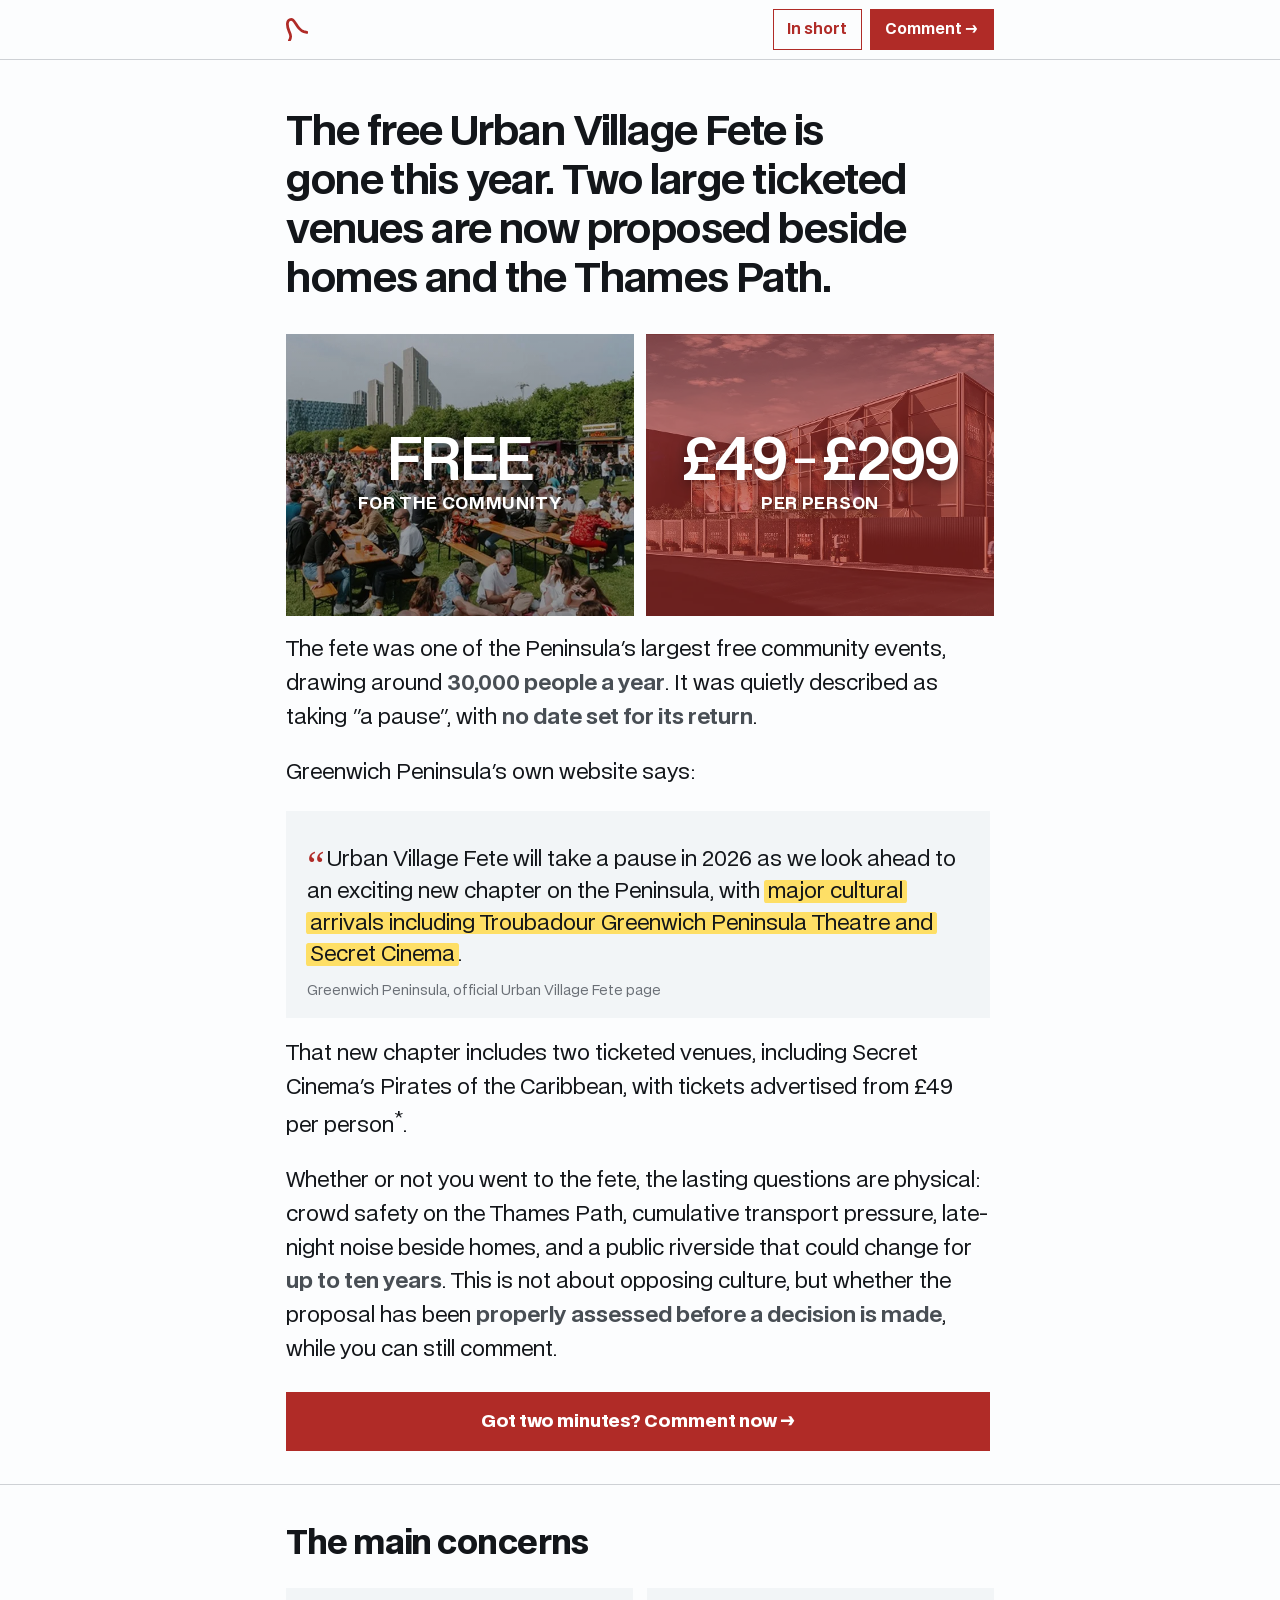
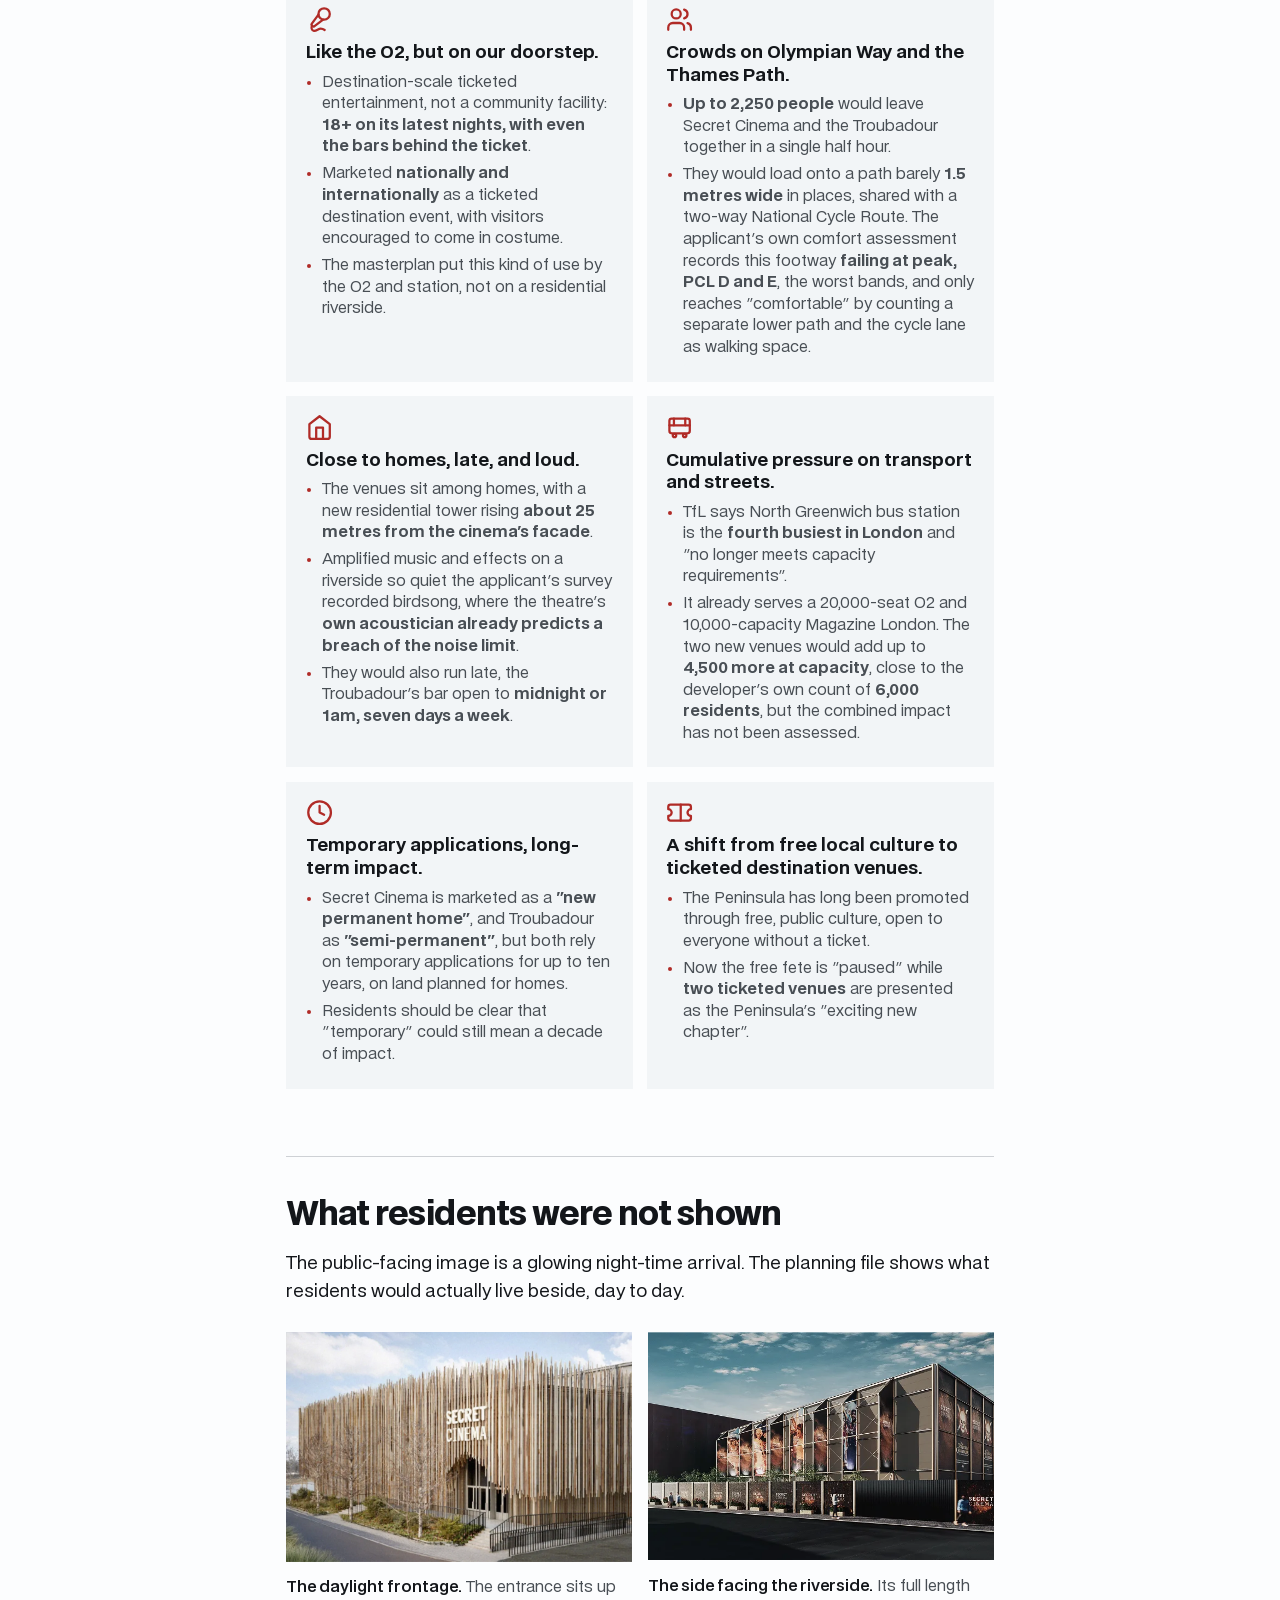
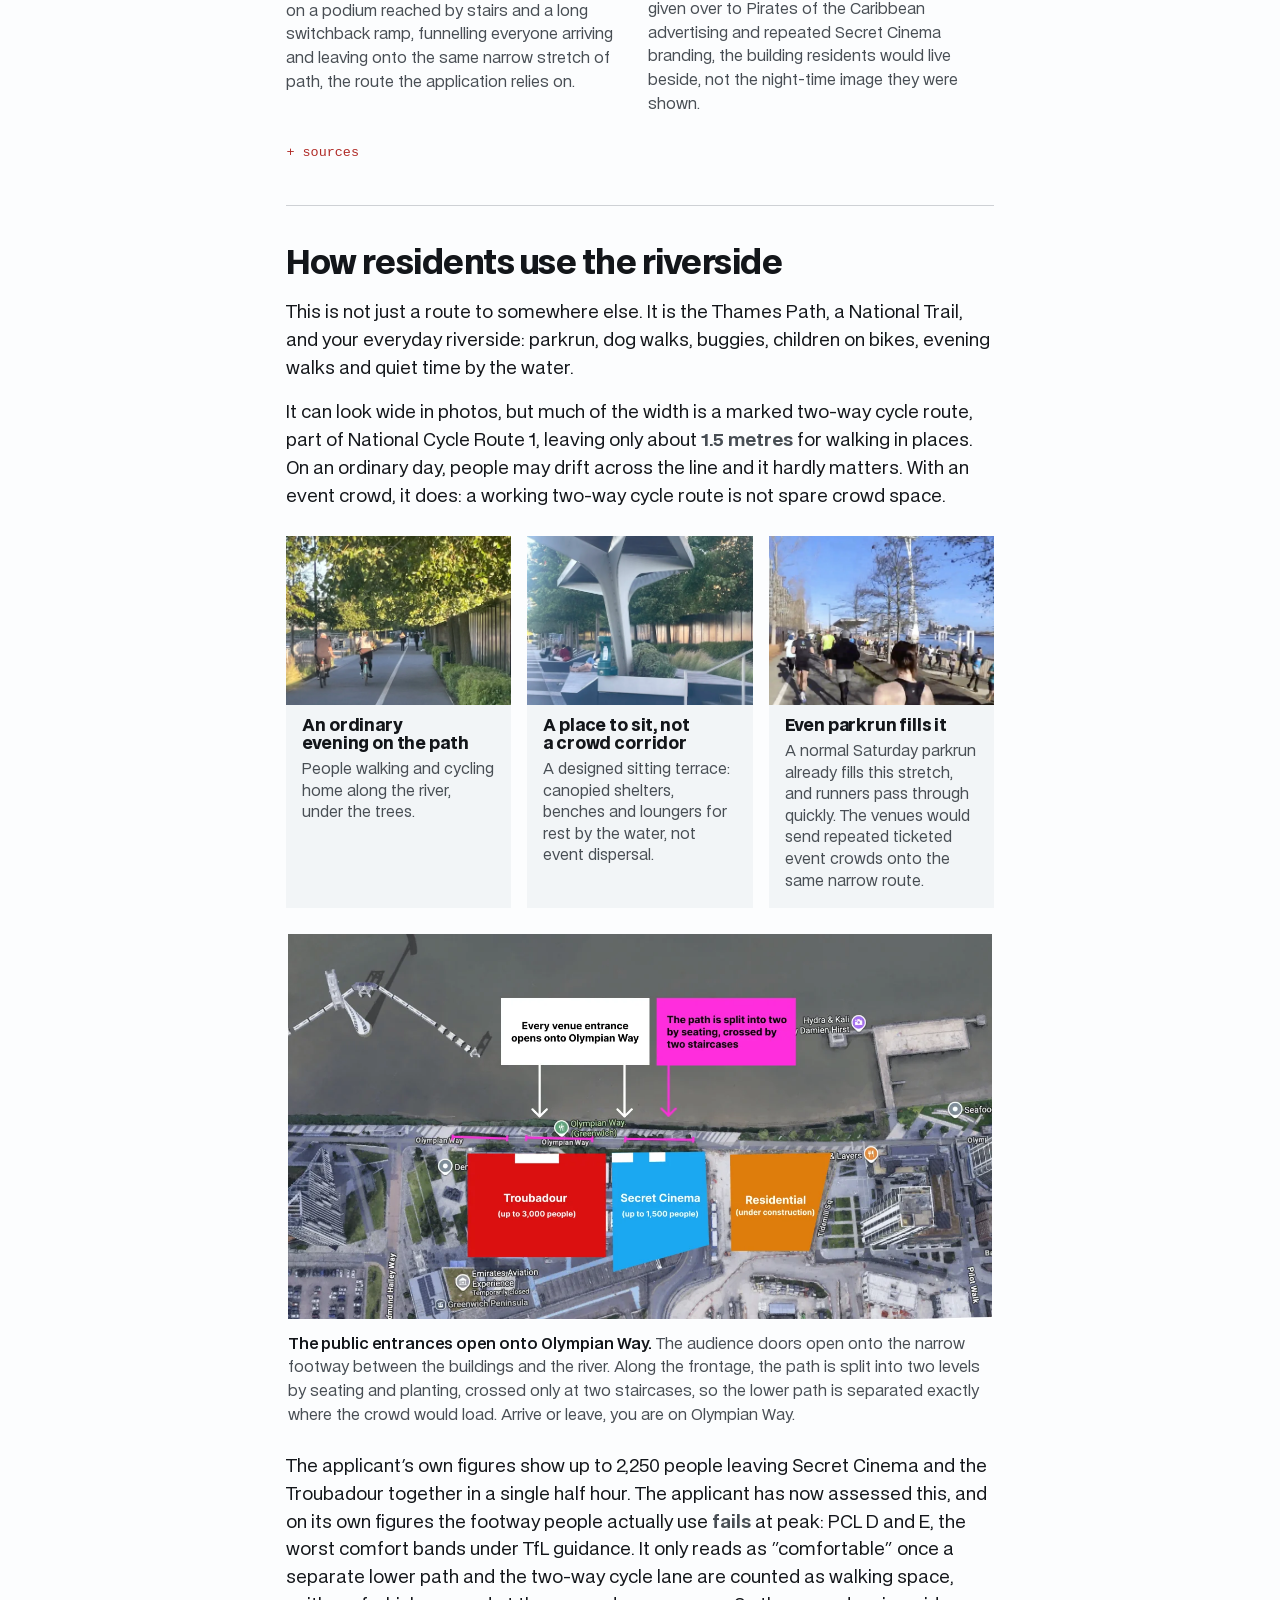
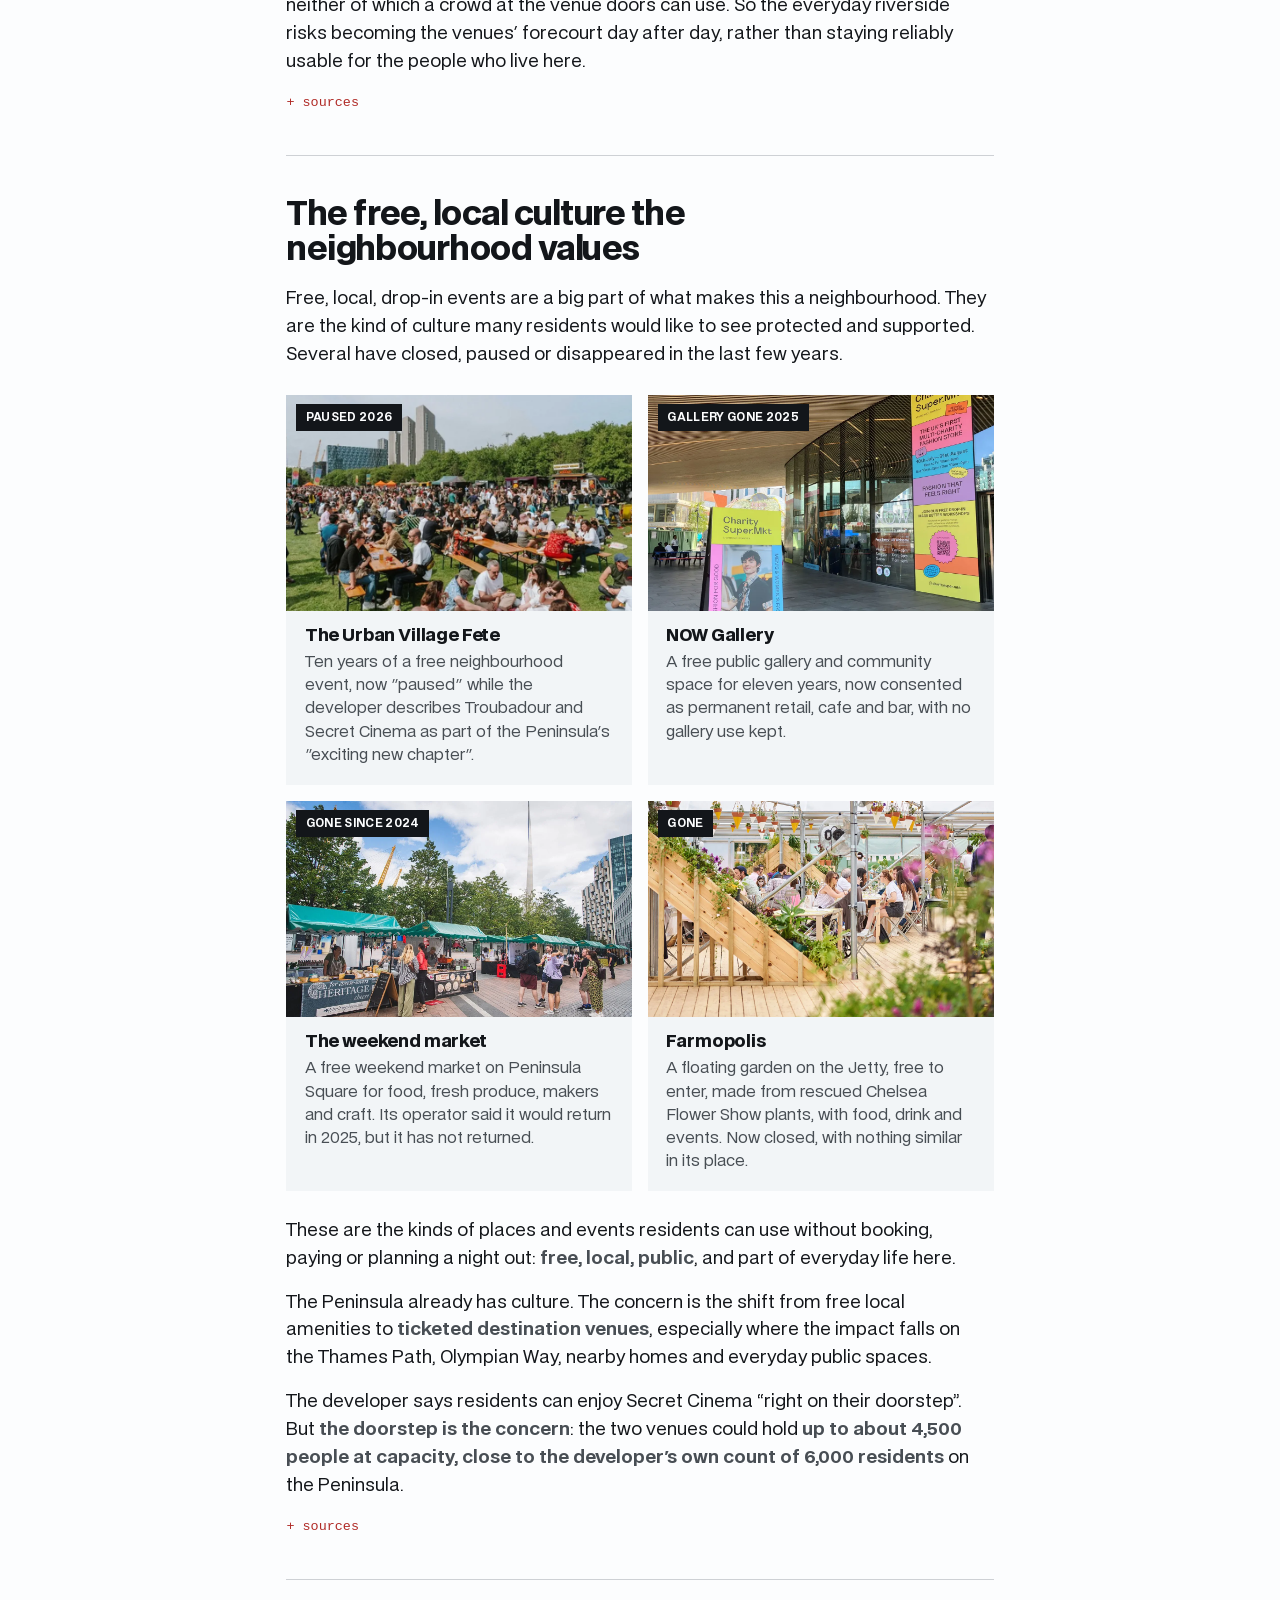
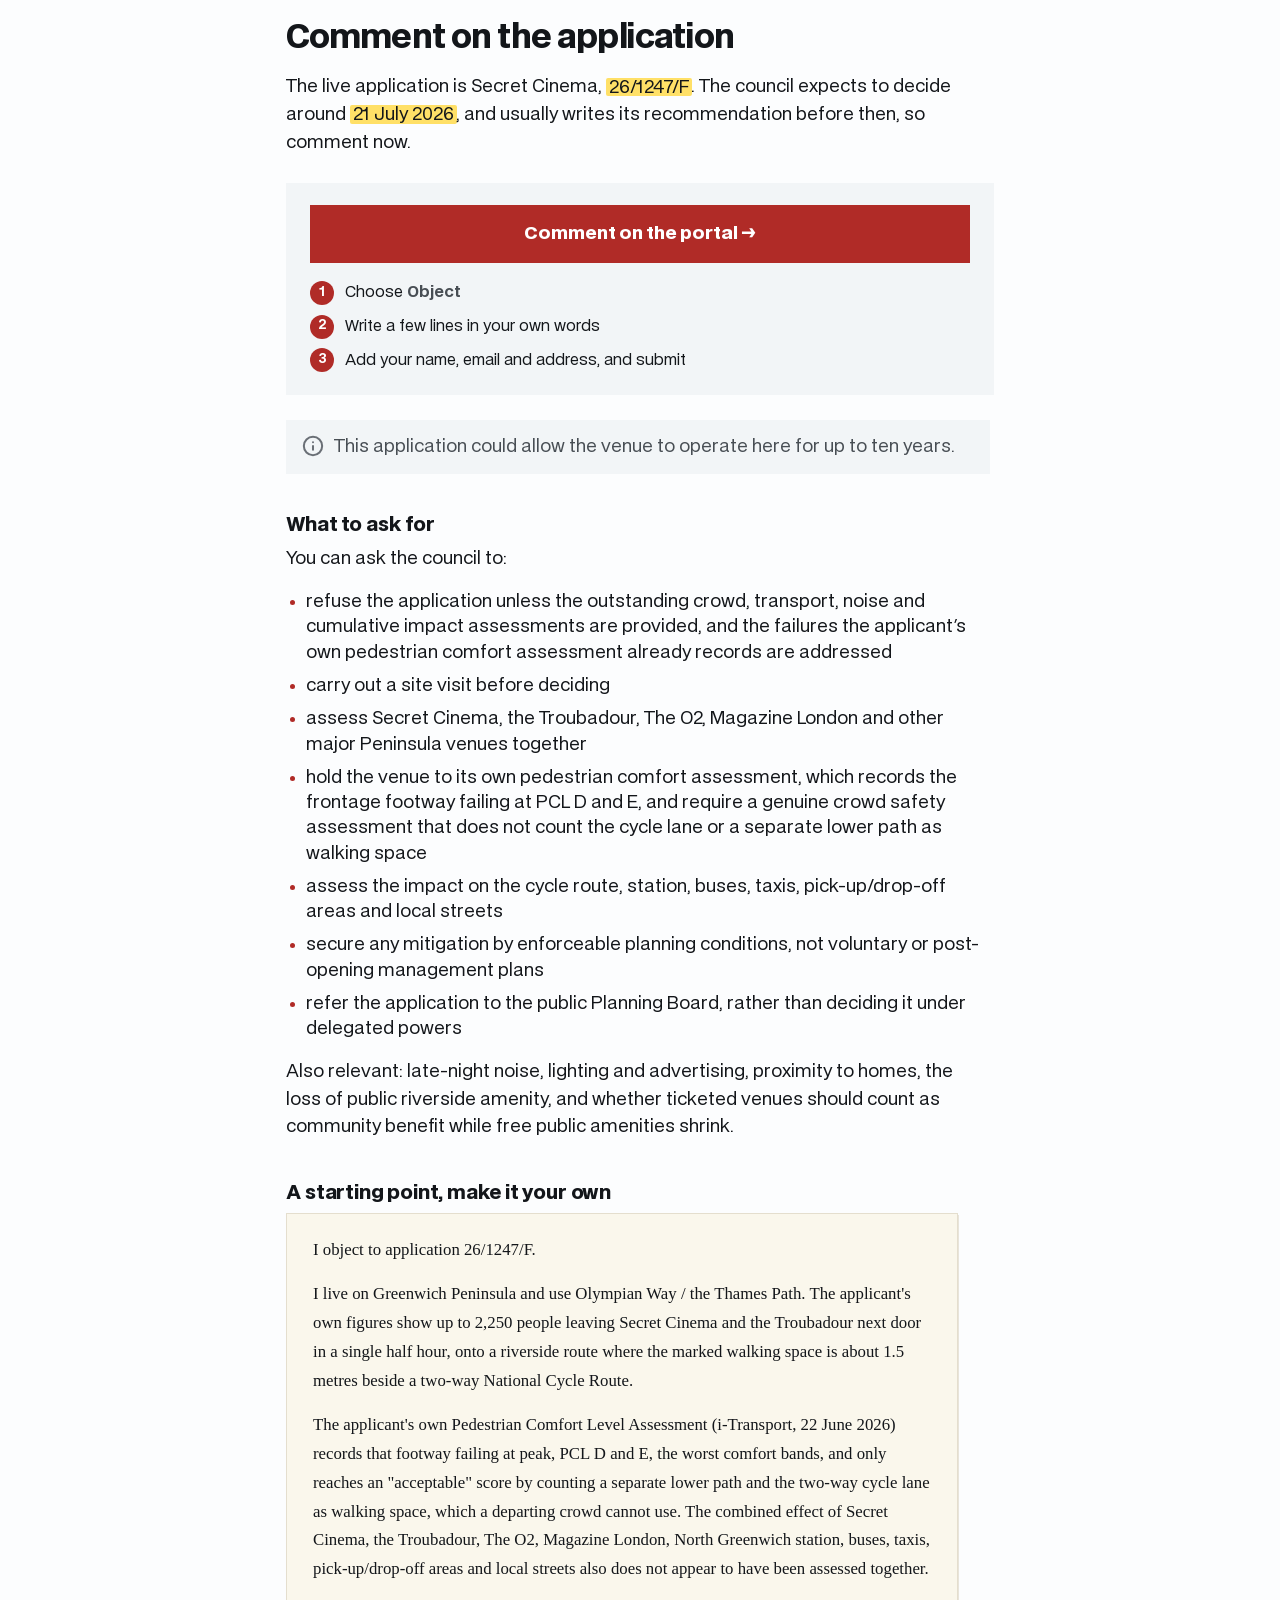
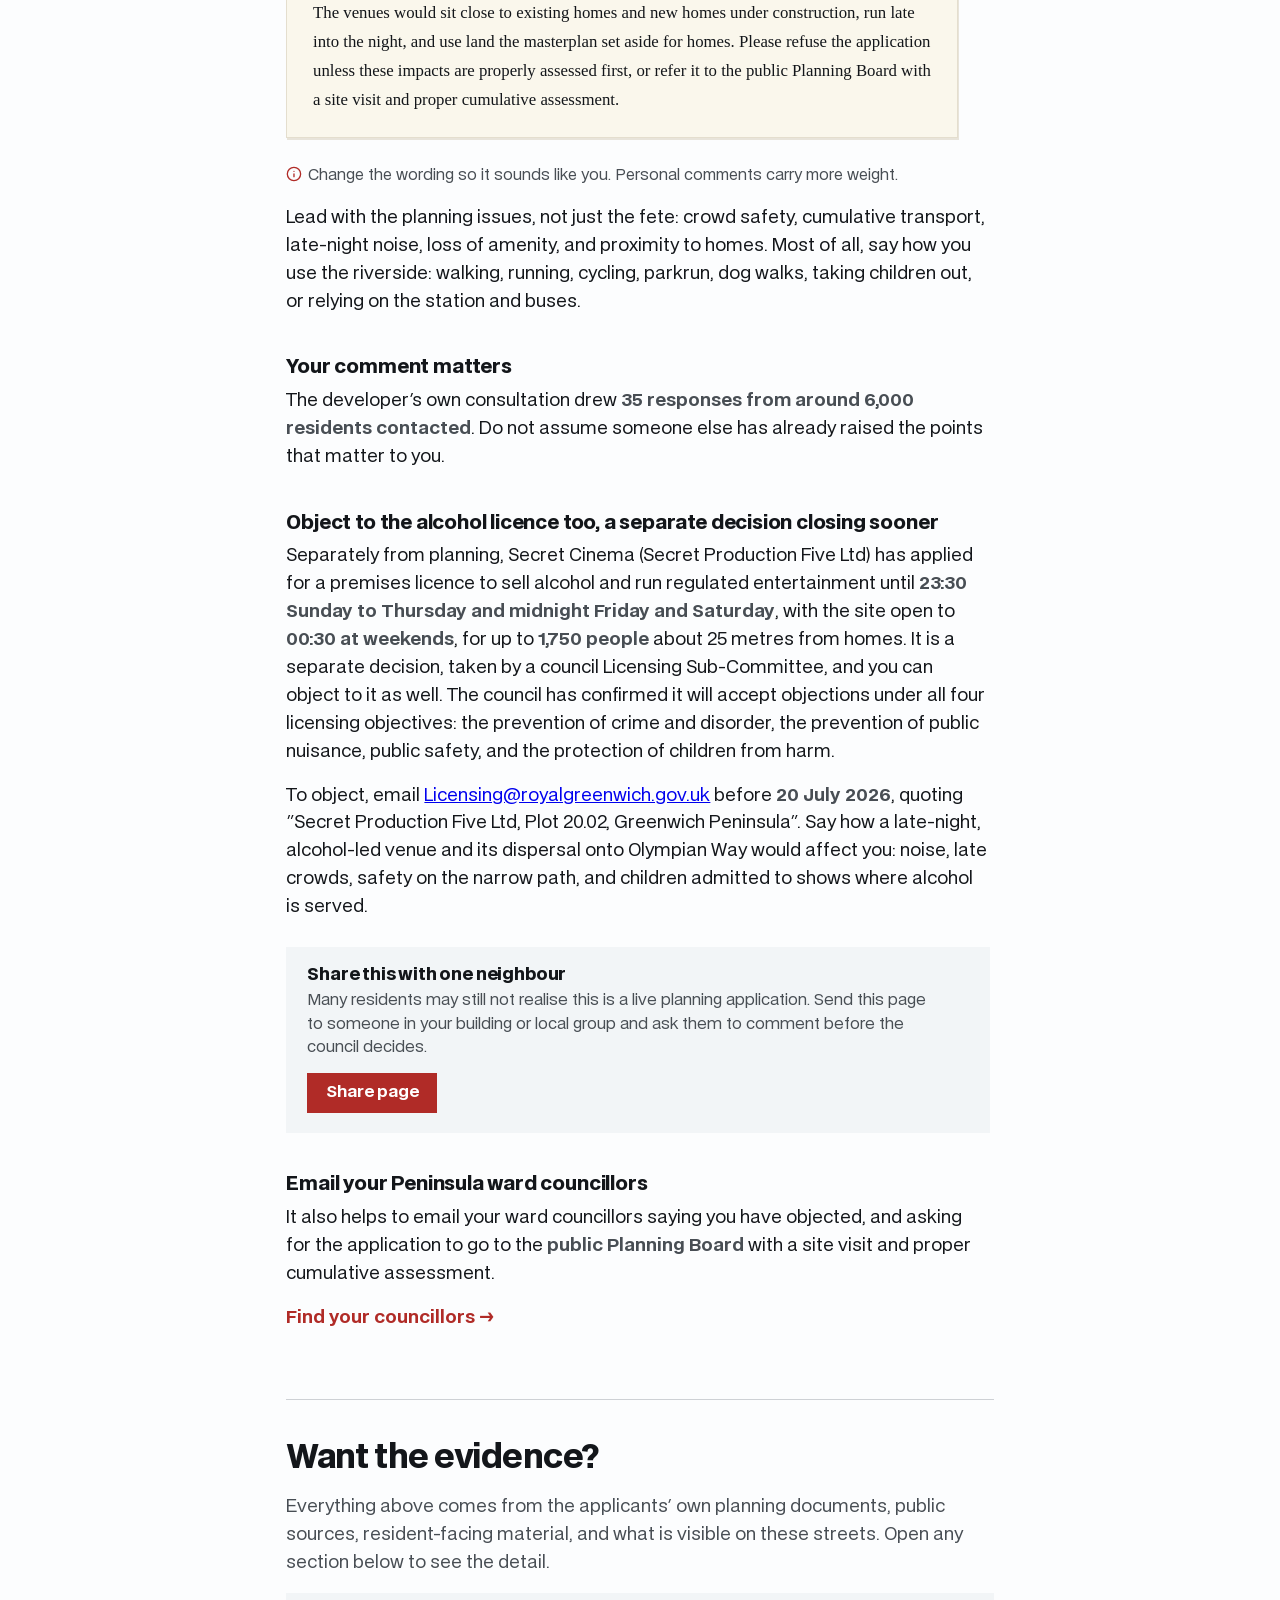
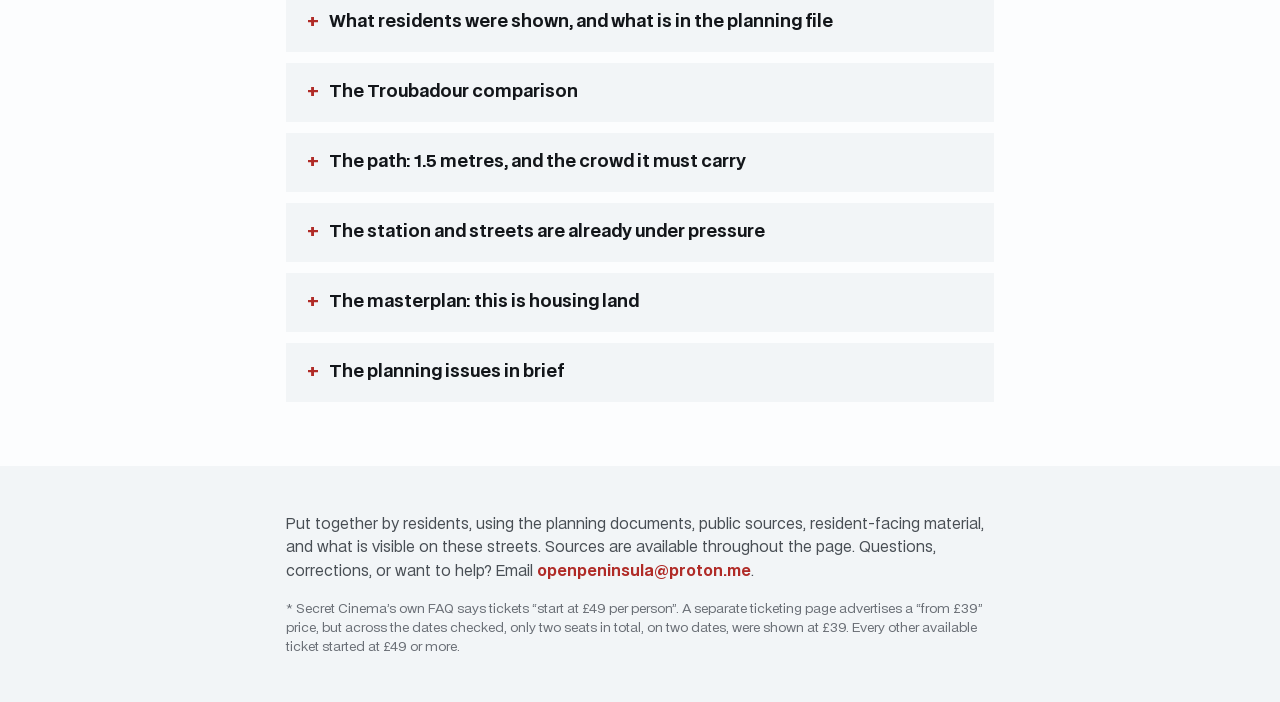
<file: secret-cinema/index.html>
<!DOCTYPE html>
<html lang="en-GB">
<head>
<meta charset="utf-8">
<meta name="viewport" content="width=device-width, initial-scale=1">
<title>Greenwich Peninsula: the free fete, and two ticketed venues proposed for the riverside</title>
<meta name="robots" content="noindex, nofollow, noarchive, noimageindex, noai, noimageai">
<meta name="description" content="This year Greenwich Peninsula's free community fete did not happen, while two ticketed venues are proposed beside homes and the Thames Path. What residents were not shown, and how to object before 21 July 2026.">
<link rel="icon" href="favicon.svg" type="image/svg+xml">
<link rel="icon" href="favicon-32.png" sizes="32x32" type="image/png">
<link rel="apple-touch-icon" href="apple-touch-icon.png">
<link rel="canonical" href="https://openpeninsula.github.io/secret-cinema/">
<meta property="og:type" content="website">
<meta property="og:url" content="https://openpeninsula.github.io/secret-cinema/">
<meta property="og:title" content="Greenwich Peninsula riverside: what is proposed, and how to comment">
<meta property="og:description" content="This year the free Urban Village Fete did not happen, and two ticketed venues are proposed for the riverside. What residents were not shown, and how to comment before 21 July 2026.">
<meta property="og:image" content="https://openpeninsula.github.io/secret-cinema/og.png?v=6">
<meta property="og:image:width" content="1200">
<meta property="og:image:height" content="630">
<meta name="twitter:card" content="summary_large_image">
<meta name="twitter:title" content="Greenwich Peninsula riverside: what is proposed, and how to comment">
<meta name="twitter:description" content="The free Urban Village Fete did not happen this year, and two ticketed venues are proposed for the riverside. How to comment before 21 July 2026.">
<meta name="twitter:image" content="https://openpeninsula.github.io/secret-cinema/og.png?v=6">
<style>
  @font-face{font-family:'BDO Grotesk';src:url('fonts/BDOGrotesk-Regular.woff2') format('woff2');font-weight:400;font-style:normal;font-display:swap}
  @font-face{font-family:'BDO Grotesk';src:url('fonts/BDOGrotesk-DemiBold.woff2') format('woff2');font-weight:600;font-style:normal;font-display:swap}
  @font-face{font-family:'BDO Grotesk';src:url('fonts/BDOGrotesk-Bold.woff2') format('woff2');font-weight:700;font-style:normal;font-display:swap}
  @font-face{font-family:'BDO Grotesk';src:url('fonts/BDOGrotesk-ExtraBold.woff2') format('woff2');font-weight:800;font-style:normal;font-display:swap}
  :root{
    --paper:oklch(0.994 0.001 250); --band:oklch(0.968 0.004 250); --slot:oklch(0.93 0.006 250);
    --ink:oklch(0.20 0.01 250); --ink-2:oklch(0.42 0.012 250); --ink-3:oklch(0.54 0.012 250);
    --rule:oklch(0.86 0.006 250); --accent:oklch(0.50 0.17 27); --accent-deep:oklch(0.43 0.16 27);
    --sans:'BDO Grotesk',-apple-system,system-ui,"Segoe UI",Roboto,Helvetica,Arial,sans-serif;
    --mono:ui-monospace,"SF Mono",Menlo,Consolas,monospace;
    --s2:.6rem; --s3:1rem; --s4:1.6rem; --s5:2.6rem; --s6:4rem;
  }
  *{box-sizing:border-box}
  body{margin:0;background:var(--paper);color:var(--ink);font-family:var(--sans);font-size:1.09rem;line-height:1.6;-webkit-font-smoothing:antialiased;padding-top:3rem}
  .wrap{max-width:47rem;margin-inline:auto;padding-inline:1.4rem}
  h1,h2,h3{line-height:1.12;letter-spacing:-0.015em;text-wrap:balance}
  p{text-wrap:pretty}
  .hl{color:var(--accent)}
  .hi{background:rgba(255,221,87,.9);padding:.04em .18em;margin:0 -.04em;border-radius:.12em;-webkit-box-decoration-break:clone;box-decoration-break:clone}
  b,strong{font-weight:700;color:var(--ink-2)}

  header.lead{padding-block:3.2rem 1.4rem;border-bottom:1px solid var(--rule)}
  .kicker{font-family:var(--mono);font-size:.8rem;letter-spacing:.06em;text-transform:uppercase;color:var(--accent)}
  header.lead h1{font-size:clamp(1.65rem,4.4vw,2.45rem);font-weight:700;line-height:1.25;margin:.6rem 0 0}
  header.lead p{font-size:clamp(1.15rem,2.4vw,1.32rem);color:var(--ink);margin-top:1.1rem;max-width:44rem}

  /* Hero: the free fete, struck through (taken away) vs the price that replaced it. */
  .hero{display:grid;grid-template-columns:1fr;gap:.6rem;margin:1.8rem 0 .4rem}
  @media(min-width:560px){.hero{grid-template-columns:1fr 1fr;gap:.8rem}}
  .hero-then,.hero-now{position:relative;height:200px;overflow:hidden}
  @media(min-width:560px){.hero-then,.hero-now{height:282px}}
  .hero-then img{display:block;width:100%;height:100%;object-fit:cover;filter:brightness(.88)}
  /* the strike-through: reads as "taken away / no longer here", not a verdict */
  .hero-then::after{content:"";position:absolute;inset:0;z-index:1;pointer-events:none;background:linear-gradient(rgba(0,0,0,.1),rgba(0,0,0,.3))}
  .hero-free{position:absolute;inset:0;z-index:4;display:flex;flex-direction:column;align-items:center;justify-content:center;color:#fff;text-shadow:0 2px 18px rgba(0,0,0,.55);pointer-events:none}
  .hero-free .hf-big{font-size:clamp(2.2rem,8vw,3.6rem);font-weight:600;letter-spacing:-0.02em;line-height:1}
  .hero-free .hf-sub{margin-top:.15rem;font-size:clamp(.8rem,2.6vw,1.05rem);font-weight:700;letter-spacing:.04em;text-transform:uppercase;line-height:1.1}
  .hero-tag{position:absolute;top:.75rem;left:.75rem;z-index:3;font-family:var(--sans);font-size:.7rem;font-weight:700;letter-spacing:.03em;text-transform:uppercase;padding:.32rem .6rem;background:var(--ink);color:var(--paper)}
  .hero-tag.now{background:var(--accent)}
  .hero-now{background:var(--ink);display:flex;flex-direction:column;justify-content:center;align-items:center;text-align:center;padding:1.5rem;text-shadow:0 2px 14px rgba(0,0,0,.5)}
  .hero-now .hero-bg{position:absolute;inset:0;width:100%;height:100%;object-fit:cover;z-index:0}
  .hero-now::after{content:"";position:absolute;inset:0;z-index:1;pointer-events:none;background:oklch(0.50 0.17 27 / 0.58)}
  .hero-now .price{position:relative;z-index:2;font-size:clamp(2.2rem,8vw,3.6rem);font-weight:600;letter-spacing:-0.02em;line-height:1;color:#fff}
  .hero-now .price span{font-weight:400;padding:0 .03em}
  .hero-now .now-sub{position:relative;z-index:2;margin:.15rem 0 0;font-size:clamp(.8rem,2.6vw,1.05rem);font-weight:700;letter-spacing:.04em;text-transform:uppercase;color:#fff;line-height:1.1}
  .hero-now .now-meta{margin:.45rem 0 0;font-size:.95rem;color:var(--ink-2);line-height:1.45;max-width:32ch}
  /* Cover-fill the cell with a 16:9 video: grow to at least the cell in both axes, keep 16:9, clip the overflow. */
  .hero-then .hero-vid{position:absolute;inset:0;width:100%;height:100%;object-fit:cover;border:0;display:block}
  .hero-then .hero-strike{position:absolute;inset:0;width:100%;height:100%;z-index:2;pointer-events:none}
  .hero-then .hero-strike line{stroke:var(--accent);stroke-width:5;vector-effect:non-scaling-stroke;filter:drop-shadow(0 1px 2px rgba(0,0,0,.55))}
  .hero-then{background:#1c1c1c url(images/fete.webp) center/cover no-repeat}
  header.lead .hero-note{margin:.7rem 0 0;font-size:.92rem;font-style:italic;color:var(--ink-2);line-height:1.5;max-width:44rem}
  /* On mobile the NOW panel stacks full-width; centre it so it does not read as a lonely left column. */
  @media(max-width:559px){
    .hero-now{align-items:center;text-align:center}
    .hero-now .now-sub,.hero-now .now-meta{margin-inline:auto}
  }

  section{padding-block:var(--s5)}
  section + section{border-top:1px solid var(--rule)}
  .ev-head{padding-bottom:0}
  h2{font-size:clamp(1.5rem,3.4vw,2rem);font-weight:800;margin:0 0 var(--s3)}
  .num{color:var(--accent);font-variant-numeric:tabular-nums;font-size:.8em;margin-right:.4rem}
  section > p{max-width:44rem;margin:0 0 1rem}
  .pull{font-size:1.25rem;line-height:1.4;font-weight:600;max-width:44rem;margin:var(--s5) 0}
  .src{font-size:.84rem;color:var(--ink-3);max-width:44rem;margin-top:var(--s2)}
  .src code{font-family:var(--mono);font-size:.92em}

  /* Figures and image slots. Replace a .slot with an <img> to add a real photo. */
  figure{margin:var(--s4) 0}
  figure img{display:block;width:100%;border-radius:0}
  .slot{min-height:18rem;background:var(--slot);border:1px dashed var(--rule);border-radius:0;display:grid;place-items:center;
        text-align:center;padding:1.4rem;color:var(--ink-2);font-size:.95rem;line-height:1.45}
  .slot b{display:block;font-size:.72rem;letter-spacing:.05em;text-transform:uppercase;color:var(--accent-deep);margin-bottom:.4rem}
  figcaption{font-size:.95rem;color:var(--ink-2);line-height:1.55;margin-top:.9rem;max-width:44rem}
  figcaption .q{color:var(--ink);font-weight:600}

  /* Side-by-side comparison */
  .vs{display:grid;gap:1rem;grid-template-columns:1fr;margin:var(--s4) 0}
  @media(min-width:640px){.vs{grid-template-columns:1fr 1fr}}
  .vs figure{margin:0}
  .vs .tag{display:inline-block;font-family:var(--mono);font-size:.72rem;letter-spacing:.04em;text-transform:uppercase;
           padding:.2rem .5rem;border-radius:0;margin-bottom:.5rem}
  .vs .tag.render{background:var(--band);color:var(--ink-2)}
  .vs .tag.real{background:var(--accent);color:#fff}
  .askbox{background:var(--band);border-radius:0;padding:1.4rem 1.6rem;margin:var(--s5) 0;font-weight:600;line-height:1.5;max-width:44rem}

  .figures-2{display:grid;gap:1rem;grid-template-columns:1fr;margin:var(--s4) 0}
  @media(min-width:640px){.figures-2{grid-template-columns:1fr 1fr}}
  .figures-2 figure{margin:0}
  .figures-2.maps figure{display:flex;flex-direction:column}
  .figures-2.maps img{aspect-ratio:6/7;object-fit:contain;background:var(--paper)}

  /* "Not the first to go" loss grid */
  .lossgrid{display:grid;gap:1rem;grid-template-columns:1fr;margin:var(--s4) 0}
  @media(min-width:560px){.lossgrid{grid-template-columns:1fr 1fr}}
  .lossgrid .item{background:var(--band);overflow:hidden;display:flex;flex-direction:column}
  .lossgrid .media{position:relative;aspect-ratio:16/10;display:grid;place-items:center;background:var(--slot);overflow:hidden}
  .lossgrid .media img{width:100%;height:100%;object-fit:cover;display:block}
  .lossgrid .media .ic{width:38px;height:38px;color:var(--accent)}
  .lost-tag{position:absolute;top:.6rem;left:.6rem;z-index:1;background:var(--ink);color:var(--paper);font-size:.7rem;font-weight:700;letter-spacing:.03em;text-transform:uppercase;padding:.28rem .6rem}
  .lossgrid .body{padding:1rem 1.15rem 1.1rem}
  .lossgrid h3{font-size:1.05rem;font-weight:800;margin:0 0 .35rem;letter-spacing:-0.01em}
  .lossgrid .body p{margin:0;font-size:.97rem;color:var(--ink-2);line-height:1.5;max-width:none}

  /* "This is our riverside" 3-up */
  .rivergrid{display:grid;gap:1rem;grid-template-columns:1fr;margin:var(--s4) 0}
  @media(min-width:680px){.rivergrid{grid-template-columns:1fr 1fr 1fr}}
  .rivergrid .item{background:var(--band);overflow:hidden;display:flex;flex-direction:column}
  .rivergrid .media{aspect-ratio:4/3;overflow:hidden}
  .rivergrid .media img{width:100%;height:100%;object-fit:cover;display:block}
  .rivergrid .body{padding:.85rem 1rem 1rem}
  .rivergrid h3{font-size:1rem;font-weight:800;margin:0 0 .3rem;letter-spacing:-0.01em}
  .rivergrid .body p{margin:0;font-size:.93rem;color:var(--ink-2);line-height:1.45;max-width:none}

  /* collapsible "Sources" line */
  .srcfold{max-width:44rem;margin-top:var(--s2)}
  .srcfold>summary{font-size:.84rem;color:var(--ink-3);cursor:pointer;list-style:none;font-family:var(--mono)}
  .srcfold>summary::-webkit-details-marker{display:none}
  .srcfold>summary::before{content:"+ sources";color:var(--accent)}
  .srcfold[open]>summary::before{content:"\2212 sources";color:var(--accent)}
  .srcfold .src{margin-top:.45rem}

  #object h3{font-size:1.18rem;font-weight:800;margin:var(--s5) 0 .55rem;letter-spacing:-0.01em}
  .starter-note{font-size:.95rem;color:var(--ink-2);max-width:44rem;margin:.6rem 0 1rem}
  .starter-note .i-ico{width:1.05em;height:1.05em;vertical-align:-0.16em;margin-right:.4em;color:var(--accent)}

  /* developer quote, pulled out and attributed */
  .devquote{background:var(--band);padding:1rem 1.3rem;margin:1.2rem 0;max-width:44rem}
  .devquote p{margin:0;font-size:1.02rem;line-height:1.5;color:var(--ink)}
  .devquote p::before{content:"\201C";color:var(--accent);font-family:Georgia,"Times New Roman",serif;font-size:1.85em;line-height:0;vertical-align:-.32em;margin-right:.05em}
  .devquote cite{display:block;margin-top:.6rem;font-style:normal;font-size:.85rem;color:var(--ink-3)}

  /* Night vs day reveal (2-up) + overlaid pills */
  .reveal{display:grid;gap:1rem;grid-template-columns:1fr;margin:var(--s4) 0}
  @media(min-width:640px){.reveal{grid-template-columns:1fr 1fr}}
  .reveal figure{margin:0}
  figure.has-pill{position:relative}
  figure.has-pill img{display:block}
  .pill{position:absolute;top:.75rem;left:.75rem;z-index:2;font-size:.72rem;font-weight:700;letter-spacing:.01em;padding:.34rem .72rem;border-radius:0;box-shadow:0 1px 4px oklch(0.2 0.03 250 / .32)}
  .pill-shown{background:oklch(0.99 0.002 250);color:var(--ink)}
  .pill-day{background:var(--ink);color:var(--paper)}
  .pill-hidden{background:var(--accent);color:#fff}
  .reveal-after{max-width:32rem}

  /* Spot-the-difference block (image + bullets, two cards) */
  .spot{display:grid;gap:1rem;grid-template-columns:1fr;margin:var(--s4) 0}
  @media(min-width:680px){.spot{grid-template-columns:1fr 1fr}}
  .spot .spot-col{margin:0;background:var(--band);border-radius:0;padding:1rem 1.1rem 1.1rem;display:flex;flex-direction:column}
  .spot .chip{align-self:flex-start;font-size:.72rem;font-weight:700;letter-spacing:.01em;padding:.3rem .7rem;border-radius:0;margin-bottom:.8rem}
  .chip-shown{background:var(--ink);color:var(--paper)}
  .chip-file{background:var(--accent);color:#fff}
  .spot-col img{margin:0 0 .8rem}
  .spot-col ul{margin:0;padding-left:1.1rem}
  .spot-col li{margin:.4rem 0;color:var(--ink-2);font-size:.97rem;line-height:1.45}

  /* Click-to-enlarge lightbox (progressive enhancement; images still show if JS is off) */
  figure img,.media img{cursor:zoom-in}
  #lightbox{position:fixed;inset:0;z-index:100;background:oklch(0.15 0.01 250 / .94);display:none;align-items:center;justify-content:center;padding:1.5rem;cursor:zoom-out}
  #lightbox.open{display:flex}
  #lightbox img{max-width:min(96vw,1500px);max-height:92vh;width:auto;height:auto;border-radius:0;box-shadow:0 10px 40px oklch(0 0 0 / .5)}
  #lightbox .lb-x{position:fixed;top:.8rem;right:1.1rem;color:#fff;font-size:1.7rem;line-height:1;font-weight:700;opacity:.9}
  #toTop{position:fixed;right:1.1rem;bottom:1.1rem;z-index:60;width:2.7rem;height:2.7rem;display:flex;align-items:center;justify-content:center;background:var(--accent);color:#fff;border:0;border-radius:0;cursor:pointer;opacity:0;visibility:hidden;transform:translateY(8px);transition:opacity .2s,transform .2s,visibility .2s;box-shadow:0 2px 10px oklch(0 0 0 / .25)}
  #toTop.show{opacity:1;visibility:visible;transform:none}
  #toTop:hover{background:var(--accent-deep)}
  #toTop svg{width:1.25rem;height:1.25rem}

  .stat{font-size:clamp(2.2rem,6vw,3.4rem);font-weight:800;letter-spacing:-0.02em;color:var(--accent);line-height:1}
  .stat-row{display:grid;gap:1.4rem;grid-template-columns:1fr;margin:var(--s4) 0}
  @media(min-width:640px){.stat-row{grid-template-columns:1fr 1fr 1fr}}
  .stat-row .lbl{margin-top:.4rem;font-size:.98rem;color:var(--ink-2);line-height:1.4}

  footer{background:var(--band);margin-top:var(--s6)}
  footer .wrap{padding-block:2rem}
  footer p{font-size:.92rem;color:var(--ink-2);max-width:44rem}
  footer a{color:var(--accent);font-weight:700;text-decoration:none}
  footer a:hover{text-decoration:underline}

  /* Fixed action bar */
  .topbar{position:fixed;inset:0 0 auto 0;z-index:50;background:var(--paper);border-bottom:1px solid var(--rule)}
  .topbar .row{display:flex;align-items:center;justify-content:space-between;gap:1rem;max-width:47rem;margin-inline:auto;padding:.55rem 1.4rem}
  .topbar .brand{display:flex;align-items:center;gap:.55rem;min-width:0}
  .topbar .brand-logo{height:1.45rem;width:auto;flex:none;color:var(--accent);display:block}
  .topbar .brand-name{font-weight:800;font-size:1rem;letter-spacing:-0.01em;color:var(--ink);white-space:nowrap}
  .btn{display:inline-block;background:var(--accent);color:#fff;font-weight:700;font-size:.92rem;text-decoration:none;padding:.5rem .9rem;border:1px solid var(--accent);border-radius:0;white-space:nowrap;cursor:pointer;font-family:inherit}
  .btn:hover{background:var(--accent-deep);border-color:var(--accent-deep)}
  .btn-ghost{background:transparent;color:var(--accent)}
  .btn-ghost:hover{background:var(--accent);color:#fff;border-color:var(--accent)}

  /* How to object */
  #object{scroll-margin-top:4rem}
  section > ul{max-width:44rem;margin:var(--s3) 0;padding-left:1.2rem}
  section > ul li{margin:.4rem 0;color:var(--ink-2)}
  .cta-note{display:flex;gap:.6rem;align-items:flex-start;color:var(--ink-2);background:var(--band);border-radius:0;padding:.8rem 1rem;max-width:44rem}
  .cta-note b{color:var(--ink)}
  .cta-note .cta-ico{flex:none;width:22px;height:22px;color:var(--ink-3);margin-top:.15rem}

  /* Then / Now comparison */
  .thennow{display:grid;gap:1rem;grid-template-columns:1fr;margin:var(--s5) 0}
  @media(min-width:640px){.thennow{grid-template-columns:1fr 1fr}}
  .thennow > div{background:var(--band);border-radius:0;padding:1.2rem 1.4rem}
  .thennow .tn-label{display:block;font-family:var(--mono);font-size:.72rem;letter-spacing:.05em;text-transform:uppercase;color:var(--ink-3)}
  .thennow .tn-now{color:var(--accent-deep)}
  .thennow .tn-h{font-size:1.12rem;font-weight:800;margin:.25rem 0 .7rem}
  .thennow ul{margin:0;padding-left:1.1rem}
  .thennow li{margin:.4rem 0;color:var(--ink-2);font-size:1rem}

  /* Proportional bar */
  .propbar{margin:var(--s4) 0;max-width:44rem}
  .propbar-bar{height:2.2rem;background:var(--slot);border-radius:0;overflow:hidden}
  .propbar-res{height:100%;width:33%;background:var(--accent)}
  .propbar-legend{display:flex;flex-wrap:wrap;gap:.4rem 1.4rem;margin-top:.7rem;font-size:.92rem;color:var(--ink-2)}
  .propbar-legend i{display:inline-block;width:.8rem;height:.8rem;border-radius:0;background:var(--slot);vertical-align:middle;margin-right:.4rem}
  .propbar-legend i.res{background:var(--accent)}

  /* Planning-case summary (councillors / Greenwich Society) */
  .brief{margin:var(--s4) 0;border-radius:0;background:var(--band);padding:0 1.3rem}
  .brief summary{cursor:pointer;font-weight:800;padding:1rem 0;font-size:1.05rem;list-style:none}
  .brief summary::-webkit-details-marker{display:none}
  .brief summary::before{content:"+";color:var(--accent);font-weight:800;margin-right:.5rem}
  .brief[open] summary::before{content:"\2013"}
  .brief .lead-line{color:var(--ink-2);font-size:.95rem;margin:0 0 .8rem}
  .brief ol{margin:0 0 1rem;padding-left:1.2rem}
  .brief li{margin:.55rem 0;color:var(--ink-2);font-size:.98rem;line-height:1.5}
  .brief li b{color:var(--ink-2);font-weight:700}
  .brief .foot{color:var(--ink-2);font-size:.95rem;margin:0 0 1rem;font-style:italic}

  /* Conversion: above-fold strip, primary CTA, steps, starter, inline prompts */
  header.lead .livenote{font-size:.95rem;color:var(--ink-2);margin-top:1.4rem;padding-top:1.1rem;border-top:1px solid var(--rule);max-width:44rem}
  header.lead .livenote a{color:var(--accent);font-weight:700;text-decoration:none;white-space:nowrap}
  .cta-do{background:var(--band);border-radius:0;padding:1.4rem 1.5rem;margin:var(--s4) 0}
  .btn-lg{display:block;background:var(--accent);color:#fff;font-weight:800;font-size:1.1rem;text-decoration:none;text-align:center;padding:.95rem 1.2rem;border-radius:0}
  .btn-lg:hover{background:var(--accent-deep)}
  header.lead .topcta{margin-top:1.6rem;max-width:44rem}
  .topcta .btn-lg{margin-bottom:.7rem}
  header.lead .topcta p{font-size:.95rem;color:var(--ink-2);margin:0;line-height:1.5}
  .cta-steps{margin:1.1rem 0 0;padding-left:1.3rem}
  .cta-steps li{margin:.5rem 0;color:var(--ink-2)}
  .cta-steps li b{color:var(--ink-2)}
  .starter-label{margin:var(--s4) 0 .5rem;font-weight:700;color:var(--ink)}
  .starter{margin:0 0 var(--s4);padding:1.4rem 1.6rem;background:oklch(0.975 0.014 92);border:1px solid oklch(0.9 0.022 88);border-radius:0;font-family:Georgia,"Times New Roman",serif;font-size:1.05rem;line-height:1.72;color:var(--ink);max-width:42rem;box-shadow:1px 2px 0 oklch(0.92 0.015 90)}
  .cta-inline{margin:.4rem 0 var(--s4)}
  .cta-inline a{color:var(--accent);font-weight:700;text-decoration:none}
  .cta-inline a:hover{text-decoration:underline}

  /* Action helpers: peak card, callouts, portal fineprint */
  .expect{margin:1rem 0 0;font-size:.92rem;color:var(--ink-2);line-height:1.5}
  .expect b{color:var(--ink-2)}
  .do-steps{list-style:none;margin:1.1rem 0 0;padding:0;display:flex;flex-direction:column;gap:.6rem}
  .do-steps li{display:flex;align-items:center;gap:.65rem;color:var(--ink);font-size:.95rem;line-height:1.4}
  .do-steps .n{flex:none;width:1.5rem;height:1.5rem;border-radius:50%;background:var(--accent);color:#fff;font-weight:700;font-size:.8rem;display:flex;align-items:center;justify-content:center;line-height:1}
  .callout{background:var(--band);padding:1rem 1.2rem;margin:var(--s4) 0;max-width:44rem;line-height:1.5;color:var(--ink-2)}
  .callout b{color:var(--ink-2)}
  .callout ul{margin:.55rem 0;padding-left:1.2rem}
  .callout li{margin:.3rem 0}

  .fig-narrow{max-width:26rem}
  .tiktok-row{display:flex;flex-wrap:wrap;gap:1.25rem;justify-content:center;margin:var(--s4) 0}
  .tiktok-row .tk{flex:1 1 300px;max-width:340px;margin:0}
  .tiktok-row .tk iframe,.tiktok-row .tk video{width:100%;aspect-ratio:9/16;border:0;display:block;background:#000;object-fit:cover;border-radius:8px}
  .tiktok-row .tk figcaption{font-size:.84rem;color:var(--ink-2);margin-top:.5rem;line-height:1.4}
  .tiktok-row .tk-credit{color:var(--ink-3)}

  /* Landing blocks: the problem claims, the ask list, the evidence accordions */
  .claims{margin:var(--s4) 0;display:grid;grid-template-columns:1fr;gap:.9rem}
  @media(min-width:620px){.claims{grid-template-columns:1fr 1fr}}
  .claim{background:var(--band);padding:1.1rem 1.2rem}
  .claim > .ci{display:block;width:1.7rem;height:1.7rem;color:var(--accent);margin-bottom:.55rem}
  .claim > .ci svg{display:block;width:100%;height:100%}
  .claim b{display:block;font-size:1.08rem;line-height:1.3;color:var(--ink)}
  .claim p{margin:.35rem 0 0;color:var(--ink-2);font-size:.96rem;line-height:1.45}
  .claim p strong{font-weight:700}
  ul.ask{max-width:44rem;margin:var(--s3) 0;padding-left:1.2rem}
  ul.ask li{margin:.5rem 0;color:var(--ink);line-height:1.45}
  ul.ask li::marker{color:var(--accent)}
  .ev-intro{color:var(--ink-2);margin:0 0 var(--s3);max-width:44rem}
  details.ev{background:var(--band);padding:0 1.3rem;margin:.7rem 0}
  details.ev > summary{cursor:pointer;font-weight:700;padding:1rem 0;font-size:1.05rem;list-style:none;color:var(--ink)}
  details.ev > summary::-webkit-details-marker{display:none}
  details.ev > summary::before{content:"+";color:var(--accent);font-weight:800;margin-right:.6rem}
  details.ev[open] > summary::before{content:"\2013"}
  details.ev[open]{background:var(--paper)}
  .ev-body{padding:.2rem 0 1.3rem}
  .ev-body > p{max-width:44rem;margin:0 0 1rem}
  .ev-body ol{max-width:44rem;padding-left:1.2rem}
  .ev-body ol li{margin:.55rem 0;color:var(--ink-2);line-height:1.5}
  .ev-body ol li b{color:var(--ink-2)}
  .ev-lead{font-weight:600;color:var(--ink);margin:.1rem 0 1rem;max-width:44rem}
  .ev-body ul{max-width:44rem;margin:0 0 1rem;padding-left:1.2rem}
  .ev-body ul li{margin:.5rem 0;color:var(--ink-2);line-height:1.5}
  .ev-body ul li b{color:var(--ink-2)}
  .locmap{max-width:44rem;margin:var(--s4) auto}
  .footnote{font-size:.8rem;color:var(--ink-3);max-width:44rem;margin-top:1rem;line-height:1.5}
  sup.fn a{color:var(--accent);text-decoration:none}
  /* Share */
  .nav-actions{display:flex;align-items:stretch;gap:.5rem}
  .nav-actions .btn{display:inline-flex;align-items:center;justify-content:center}
  .btn-ghost{display:inline-flex;align-items:center;justify-content:center;gap:.4rem;background:transparent;color:var(--accent);font-weight:700;font-size:.92rem;text-decoration:none;padding:.45rem .85rem;border:1.5px solid var(--accent);border-radius:0;white-space:nowrap;cursor:pointer;font-family:inherit}
  .btn-ghost:hover{background:var(--accent);color:#fff}
  @media(max-width:460px){.topbar .brand-name{display:none}}
  .share-overlay{position:fixed;inset:0;z-index:100;background:rgba(20,18,17,.55);align-items:center;justify-content:center;padding:1rem}
  .share-overlay[hidden]{display:none}
  .share-overlay:not([hidden]){display:flex}
  .share-panel{position:relative;background:var(--paper);width:100%;max-width:34rem;max-height:88vh;overflow:auto;padding:1.6rem 1.5rem 1.7rem;box-shadow:0 14px 50px rgba(0,0,0,.32)}
  .share-close{position:absolute;top:.5rem;right:.6rem;background:none;border:0;font-size:1.7rem;line-height:1;color:var(--ink-2);cursor:pointer;padding:.1rem .4rem}
  .share-close:hover{color:var(--ink)}
  .share-title{font-size:1.3rem;font-weight:800;letter-spacing:-0.01em;margin:0 1.6rem 0 0}
  .share-intro{color:var(--ink-2);font-size:.97rem;line-height:1.5;margin:.4rem 0 0;max-width:none}
  .share-actions{display:flex;flex-wrap:wrap;gap:.5rem;margin:1.1rem 0 1.3rem}
  .share-btn{display:inline-flex;align-items:center;gap:.4rem;background:var(--band);color:var(--ink);border:1px solid var(--rule);font-weight:700;font-size:.9rem;font-family:inherit;padding:.55rem .85rem;text-decoration:none;cursor:pointer;border-radius:0}
  .share-btn:hover{background:var(--slot)}
  .share-btn.share-native{background:var(--accent);color:#fff;border-color:var(--accent)}
  .share-btn.is-copied{background:var(--ink);color:#fff;border-color:var(--ink)}
  .share-cards{display:grid;gap:.8rem}
  .share-card{border:1px solid var(--rule);background:var(--band);padding:.9rem 1rem}
  .share-card-head{display:flex;align-items:center;justify-content:space-between;gap:1rem;margin-bottom:.5rem}
  .share-card-head h3{font-size:.95rem;font-weight:800;margin:0}
  .share-copy{background:var(--accent);color:#fff;border:0;font-weight:700;font-size:.82rem;font-family:inherit;padding:.38rem .75rem;cursor:pointer;border-radius:0;white-space:nowrap}
  .share-copy:hover{background:var(--accent-deep)}
  .share-copy.is-copied{background:var(--ink)}
  .share-msg{white-space:pre-wrap;font-size:.9rem;line-height:1.5;color:var(--ink-2);margin:0}
  .share-hint{font-size:.82rem;color:var(--ink-3);margin:1.1rem 0 0}
  .share-more{margin-top:.1rem}
  .share-more>summary{font-size:.88rem;color:var(--accent);font-weight:700;cursor:pointer;list-style:none;padding:.35rem 0;display:inline-block}
  .share-more>summary::-webkit-details-marker{display:none}
  .share-more>summary::before{content:"+ "}
  .share-more[open]>summary::before{content:"\2212 "}
  .share-more .share-card{margin-top:.5rem}
  .share-group{margin:var(--s4) 0;max-width:44rem}
  .share-group>p{color:var(--ink-2);font-size:.97rem;line-height:1.5;margin:.2rem 0 .7rem;max-width:none}
  .share-inline{background:var(--band);padding:1.2rem 1.3rem;margin:var(--s4) 0;max-width:44rem}
  #object .share-inline h3{margin:0 0 .3rem;font-size:1.05rem;font-weight:800;letter-spacing:-0.01em}
  .share-inline p{margin:0 0 .85rem;color:var(--ink-2);font-size:.97rem;line-height:1.5;max-width:none}
  .share-inline-btn{display:inline-flex;align-items:center;line-height:1.1;background:var(--accent);color:#fff;font-weight:700;font-size:1rem;border:0;border-radius:0;padding:.72rem 1.15rem;cursor:pointer;font-family:inherit}
  .share-inline-btn:hover{background:var(--accent-deep)}
  .sum-list{list-style:none;margin:1.1rem 0 1.3rem;padding:0;display:flex;flex-direction:column;gap:.7rem}
  .sum-list li{display:flex;align-items:flex-start;gap:.6rem;font-size:1rem;line-height:1.4;color:var(--ink);font-weight:600}
  .sum-list .se{flex:none;font-size:1.2rem;line-height:1.4rem;width:1.6rem;text-align:center;font-family:"Apple Color Emoji","Segoe UI Emoji","Noto Color Emoji",sans-serif}
  @media(max-width:559px){.share-overlay{align-items:flex-end;padding:0}.share-panel{max-width:100%;max-height:92vh}}
  .cpoint b{display:block;color:var(--ink);margin-bottom:.15rem}
  .starter p{margin:0 0 .9em}
  .starter p:last-child{margin-bottom:0}
  .claim ul{margin:.45rem 0 0;padding-left:1.05rem}
  .claim li{margin:.34rem 0;color:var(--ink-2);font-size:.95rem;line-height:1.42}
  .claim li::marker{color:var(--accent)}
</style>
</head>
<body>

<nav class="topbar">
  <div class="row">
    <span class="brand">
      <svg class="brand-logo" viewBox="0 0 538 589" fill="none" xmlns="http://www.w3.org/2000/svg" role="img" aria-label="Open Peninsula"><path d="M86.3 570.742C96.3 553.909 116.7 510.242 118.3 470.242C120.3 420.242 90.8 369.742 74.8 328.242C58.8 286.742 28.3 209.742 36.3 134.742C42.7 74.7422 78.3 49.2435 94.3 43.2435C110.3 37.2435 141.8 24.7444 178.3 51.2454C214.8 77.7464 276.8 202.241 319.8 248.242C362.8 294.244 377.8 324.243 451.3 347.243L528.8 366.747" stroke="currentColor" stroke-width="70" stroke-linecap="round" stroke-linejoin="round"/></svg>
    </span>
    <div class="nav-actions">
      <button type="button" class="btn btn-ghost" data-summary-open aria-haspopup="dialog" aria-controls="summaryModal">In short</button>
      <a class="btn" href="#object">Comment&nbsp;&rarr;</a>
    </div>
  </div>
</nav>

<header class="lead">
  <div class="wrap">
    <h1>The free Urban Village Fete is gone this year. Two large ticketed venues are now proposed beside homes and the Thames Path.</h1>
    <div class="hero">
      <div class="hero-then">
        <div class="hero-free" aria-hidden="true"><span class="hf-big">FREE</span><span class="hf-sub">For the community</span></div>
        <img class="hero-vid" src="images/fete.webp" alt="The free Urban Village Fete, families on the grass with food stalls and the Peninsula towers behind">
      </div>
      <div class="hero-now">
        <img class="hero-bg" src="images/secret-cinema-render-rear.webp" alt="" aria-hidden="true">
        <div class="price">&pound;49<span>-</span>&pound;299</div>
        <p class="now-sub">Per person</p>
      </div>
    </div>
    <p>The fete was one of the Peninsula's largest free community events, drawing around <strong>30,000 people a year</strong>. It was quietly described as taking "a pause", with <strong>no date set for its return</strong>.</p>
    <p>Greenwich Peninsula's own website says:</p>
    <blockquote class="devquote">
      <p>Urban Village Fete will take a pause in 2026 as we look ahead to an exciting new chapter on the Peninsula, with <span class="hi">major cultural arrivals including Troubadour Greenwich Peninsula Theatre and Secret Cinema</span>.</p>
      <cite>Greenwich Peninsula, official Urban Village Fete page</cite>
    </blockquote>
    <p>That new chapter includes two ticketed venues, including Secret Cinema's Pirates of the Caribbean, with tickets advertised from &pound;49 per person<sup class="fn">*</sup>.</p>
    <p>Whether or not you went to the fete, the lasting questions are physical: crowd safety on the Thames Path, cumulative transport pressure, late-night noise beside homes, and a public riverside that could change for <strong>up to ten years</strong>. This is not about opposing culture, but whether the proposal has been <strong>properly assessed before a decision is made</strong>, while you can still comment.</p>
    <div class="topcta">
      <a class="btn-lg" href="#object">Got two minutes? Comment now&nbsp;&rarr;</a>
    </div>
  </div>
</header>

<main class="wrap">

  <section>
    <h2>The main concerns</h2>
    <div class="claims">
      <div class="claim"><span class="ci"><svg viewBox="0 0 24 24" fill="none" stroke="currentColor" stroke-width="2" stroke-linecap="round" stroke-linejoin="round" aria-hidden="true"><path d="m11 7.601-5.994 8.19a1 1 0 0 0 .1 1.298l.817.818a1 1 0 0 0 1.314.087L15.09 12"/><path d="M16.5 21.174C15.5 20.5 14.372 20 13 20c-2.058 0-3.928 2.356-6 2-2.072-.356-2.775-3.369-1.5-4.5"/><circle cx="16" cy="7" r="5"/></svg></span><div><b>Like the O2, but on our doorstep.</b><ul><li>Destination-scale ticketed entertainment, not a community facility: <strong>18+ on its latest nights, with even the bars behind the ticket</strong>.</li><li>Marketed <strong>nationally and internationally</strong> as a ticketed destination event, with visitors encouraged to come in costume.</li><li>The masterplan put this kind of use by the O2 and station, not on a residential riverside.</li></ul></div></div>
      <div class="claim"><span class="ci"><svg viewBox="0 0 24 24" fill="none" stroke="currentColor" stroke-width="2" stroke-linecap="round" stroke-linejoin="round" aria-hidden="true"><path d="M16 21v-2a4 4 0 0 0-4-4H6a4 4 0 0 0-4 4v2"/><circle cx="9" cy="7" r="4"/><path d="M22 21v-2a4 4 0 0 0-3-3.87"/><path d="M16 3.13a4 4 0 0 1 0 7.75"/></svg></span><div><b>Crowds on Olympian Way and the Thames Path.</b><ul><li><strong>Up to 2,250 people</strong> would leave Secret Cinema and the Troubadour together in a single half hour.</li><li>They would load onto a path barely <strong>1.5 metres wide</strong> in places, shared with a two-way National Cycle Route. The applicant's own comfort assessment records this footway <strong>failing at peak, PCL D and E</strong>, the worst bands, and only reaches "comfortable" by counting a separate lower path and the cycle lane as walking space.</li></ul></div></div>
      <div class="claim"><span class="ci"><svg viewBox="0 0 24 24" fill="none" stroke="currentColor" stroke-width="2" stroke-linecap="round" stroke-linejoin="round" aria-hidden="true"><path d="M3 9l9-7 9 7v11a2 2 0 0 1-2 2H5a2 2 0 0 1-2-2z"/><path d="M9 22V12h6v10"/></svg></span><div><b>Close to homes, late, and loud.</b><ul><li>The venues sit among homes, with a new residential tower rising <strong>about 25 metres from the cinema's facade</strong>.</li><li>Amplified music and effects on a riverside so quiet the applicant's survey recorded birdsong, where the theatre's <strong>own acoustician already predicts a breach of the noise limit</strong>.</li><li>They would also run late, the Troubadour's bar open to <strong>midnight or 1am, seven days a week</strong>.</li></ul></div></div>
      <div class="claim"><span class="ci"><svg viewBox="0 0 24 24" fill="none" stroke="currentColor" stroke-width="2" stroke-linecap="round" stroke-linejoin="round" aria-hidden="true"><rect x="3" y="4" width="18" height="13" rx="2"/><path d="M3 10h18"/><path d="M7 4v6"/><path d="M17 4v6"/><circle cx="7.5" cy="19" r="1.5"/><circle cx="16.5" cy="19" r="1.5"/></svg></span><div><b>Cumulative pressure on transport and streets.</b><ul><li>TfL says North Greenwich bus station is the <strong>fourth busiest in London</strong> and "no longer meets capacity requirements".</li><li>It already serves a 20,000-seat O2 and 10,000-capacity Magazine London. The two new venues would add up to <strong>4,500 more at capacity</strong>, close to the developer's own count of <strong>6,000 residents</strong>, but the combined impact has not been assessed.</li></ul></div></div>
      <div class="claim"><span class="ci"><svg viewBox="0 0 24 24" fill="none" stroke="currentColor" stroke-width="2" stroke-linecap="round" stroke-linejoin="round" aria-hidden="true"><circle cx="12" cy="12" r="10"/><polyline points="12 6 12 12 16 14"/></svg></span><div><b>Temporary applications, long-term impact.</b><ul><li>Secret Cinema is marketed as a <strong>"new permanent home"</strong>, and Troubadour as <strong>"semi-permanent"</strong>, but both rely on temporary applications for up to ten years, on land planned for homes.</li><li>Residents should be clear that "temporary" could still mean a decade of impact.</li></ul></div></div>
      <div class="claim"><span class="ci"><svg viewBox="0 0 24 24" fill="none" stroke="currentColor" stroke-width="2" stroke-linecap="round" stroke-linejoin="round" aria-hidden="true"><path d="M2 9a3 3 0 0 1 0 6v2a2 2 0 0 0 2 2h16a2 2 0 0 0 2-2v-2a3 3 0 0 1 0-6V7a2 2 0 0 0-2-2H4a2 2 0 0 0-2 2z"/><path d="M13 5v14"/></svg></span><div><b>A shift from free local culture to ticketed destination venues.</b><ul><li>The Peninsula has long been promoted through free, public culture, open to everyone without a ticket.</li><li>Now the free fete is "paused" while <strong>two ticketed venues</strong> are presented as the Peninsula's "exciting new chapter".</li></ul></div></div>
    </div>
  </section>

  <section>
    <h2>What residents were not shown</h2>
    <p>The public-facing image is a glowing night-time arrival. The planning file shows what residents would actually live beside, day to day.</p>
    <div class="figures-2">
      <figure>
        <img src="images/secret-cinema-render-daylight.webp" alt="Daylight render of Secret Cinema from the planning application: the timber-slatted facade in flat daylight, the entrance raised onto a podium reached by stairs and a switchback ramp, lined with plain metal railings, pinched against the path">
        <figcaption><span class="q">The daylight frontage.</span> The entrance sits up on a podium reached by stairs and a long switchback ramp, funnelling everyone arriving and leaving onto the same narrow stretch of path, the route the application relies on.</figcaption>
      </figure>
      <figure>
        <img src="images/secret-cinema-render-rear.webp" alt="Render of the Secret Cinema side elevation facing the riverside: the facade covered with large Pirates of the Caribbean advertising banners and repeated Secret Cinema skull branding, with a hoarding of the same banners along the street">
        <figcaption><span class="q">The side facing the riverside.</span> Its full length given over to Pirates of the Caribbean advertising and repeated Secret Cinema branding, the building residents would live beside, not the night-time image they were shown.</figcaption>
      </figure>
    </div>
    <details class="srcfold"><summary></summary>
    <p class="src">Both are the applicant's own renders, planning application <code>26/1247/F</code> (Studio DJL). The glowing night view they lead with, and the side-by-side comparison, are in the evidence section below.</p>
    </details>
  </section>

  <section>
    <h2>How residents use the riverside</h2>
    <p>This is not just a route to somewhere else. It is the Thames Path, a National Trail, and your everyday riverside: parkrun, dog walks, buggies, children on bikes, evening walks and quiet time by the water.</p>
    <p>It can look wide in photos, but much of the width is a marked two-way cycle route, part of National Cycle Route 1, leaving only about <strong>1.5 metres</strong> for walking in places. On an ordinary day, people may drift across the line and it hardly matters. With an event crowd, it does: a working two-way cycle route is not spare crowd space.</p>
    <div class="rivergrid">
      <div class="item">
        <div class="media"><img src="images/path-evening.webp" alt="The riverside path on a normal evening: people cycling and walking under the tree canopy, planting on one side and a building wall on the other, the marked cycle and walking lanes"></div>
        <div class="body">
          <h3>An ordinary evening on the path</h3>
          <p>People walking and cycling home along the river, under the trees.</p>
        </div>
      </div>
      <div class="item">
        <div class="media"><img src="images/riverside-terrace.webp" alt="A canopied shelter on the Olympian Way riverside terrace: people sitting and reclining on raised benches and loungers beneath a large angular canopy, with planting, a drinking fountain and steps between levels" style="object-position:center 42%"></div>
        <div class="body">
          <h3>A place to sit, not a crowd corridor</h3>
          <p>A designed sitting terrace: canopied shelters, benches and loungers for rest by the water, not event dispersal.</p>
        </div>
      </div>
      <div class="item">
        <div class="media"><img src="images/parkrun-stretch.webp" alt="A Saturday parkrun on Olympian Way, a still from within the run: runners filling the riverside path, the plots where Secret Cinema and the Troubadour would stand on the left, the river on the right"></div>
        <div class="body">
          <h3>Even parkrun fills it</h3>
          <p>A normal Saturday parkrun already fills this stretch, and runners pass through quickly. The venues would send repeated ticketed event crowds onto the same narrow route.</p>
        </div>
      </div>
    </div>
        <figure class="locmap">
      <img src="images/venue-plots-map.webp" alt="Annotated aerial map of the venue plots on the Greenwich Peninsula riverside: the Troubadour (up to 3,000) and Secret Cinema (up to 1,500), with a residential plot under construction, line a thin strip between the buildings and the Thames, alongside Olympian Way. A label notes the public entrances open onto Olympian Way; another marks where the riverside path is split into two levels by seating, crossed only at two staircases.">
      <figcaption><span class="q">The public entrances open onto Olympian Way.</span> The audience doors open onto the narrow footway between the buildings and the river. Along the frontage, the path is split into two levels by seating and planting, crossed only at two staircases, so the lower path is separated exactly where the crowd would load. Arrive or leave, you are on Olympian Way.</figcaption>
    </figure>
    <p>The applicant's own figures show up to 2,250 people leaving Secret Cinema and the Troubadour together in a single half hour. The applicant has now assessed this, and on its own figures the footway people actually use <strong>fails</strong> at peak: PCL D and E, the worst comfort bands under TfL guidance. It only reads as "comfortable" once a separate lower path and the two-way cycle lane are counted as walking space, neither of which a crowd at the venue doors can use. So the everyday riverside risks becoming the venues' forecourt day after day, rather than staying reliably usable for the people who live here.</p>
    <details class="srcfold"><summary></summary>
    <p class="src">Plot locations from the planning applications (Troubadour <code>25/3391/F</code>, Secret Cinema <code>26/1247/F</code>); entrances and access per the applicants' own Design and Access Statements and Venue Management Plans, which give access "solely via Olympian Way". Base aerial imagery: Google Maps.</p>
    </details>
  </section>


  <section>
    <h2>The free, local culture the neighbourhood values</h2>
    <p>Free, local, drop-in events are a big part of what makes this a neighbourhood. They are the kind of culture many residents would like to see protected and supported. Several have closed, paused or disappeared in the last few years.</p>
    <div class="lossgrid">
      <div class="item">
        <div class="media"><img src="images/fete.webp" alt="The free Urban Village Fete: families on the grass with food stalls, the O2 and the Peninsula towers behind"><span class="lost-tag">Paused 2026</span></div>
        <div class="body">
          <h3>The Urban Village Fete</h3>
          <p>Ten years of a free neighbourhood event, now "paused" while the developer describes Troubadour and Secret Cinema as part of the Peninsula's "exciting new chapter".</p>
        </div>
      </div>
      <div class="item">
        <div class="media"><img src="images/now-gallery.webp" alt="NOW Gallery on Peninsula Square: its glass frontage hosting a free charity market with signs reading Free Entry and All Welcome"><span class="lost-tag">Gallery gone 2025</span></div>
        <div class="body">
          <h3>NOW Gallery</h3>
          <p>A free public gallery and community space for eleven years, now consented as permanent retail, cafe and bar, with no gallery use kept.</p>
        </div>
      </div>
      <div class="item">
        <div class="media"><img src="images/market.webp" alt="A row of green-canopied Greenwich Peninsula Market stalls across the public square by the O2: a Heritage cheese stall and a Georgian food stall, people browsing in summer" style="object-position:bottom"><span class="lost-tag">Gone since 2024</span></div>
        <div class="body">
          <h3>The weekend market</h3>
          <p>A free weekend market on Peninsula Square for food, fresh produce, makers and craft. Its operator said it would return in 2025, but it has not returned.</p>
        </div>
      </div>
      <div class="item">
        <div class="media"><img src="images/jetty.webp" alt="Farmopolis on the Jetty: people eating at long tables inside a planted greenhouse hung with potted plants, greenery and the river beyond"><span class="lost-tag">Gone</span></div>
        <div class="body">
          <h3>Farmopolis</h3>
          <p>A floating garden on the Jetty, free to enter, made from rescued Chelsea Flower Show plants, with food, drink and events. Now closed, with nothing similar in its place.</p>
        </div>
      </div>
    </div>
    <p>These are the kinds of places and events residents can use without booking, paying or planning a night out: <strong>free, local, public</strong>, and part of everyday life here.</p>
    <p>The Peninsula already has culture. The concern is the shift from free local amenities to <strong>ticketed destination venues</strong>, especially where the impact falls on the Thames Path, Olympian Way, nearby homes and everyday public spaces.</p>
    <p>The developer says residents can enjoy Secret Cinema “right on their doorstep”. But <strong>the doorstep is the concern</strong>: the two venues could hold <strong>up to about 4,500 people at capacity, close to the developer's own count of 6,000 residents</strong> on the Peninsula.</p>
    <details class="srcfold"><summary></summary>
    <p class="src">NOW Gallery and the permanent commercial conversion: planning application <code>25/0474/F</code> (granted 4 June 2025) and Greenwich Wire, August 2025. The Greenwich Peninsula weekend market (food, fresh produce, makers and craft, run by Real Food Festival): the market's own Instagram announced its final day before closing “for a few months” on 29 September 2024, and the operator's own website still says it is “closed for the winter… back in 2025”; as of 2026 it has not returned or posted further news. Farmopolis on the Jetty (Wayward and Secret Productions, RHS Chelsea 2016 reuse partner): a free-to-enter floating garden and cultural space with food, drink, performances and workshops; the Jetty continued as a free public garden (still described as a free floating garden in the developer's own 2020 visitor guide) and is now closed to the public. The developer's own placemaking consultant, Futurecity (2014, for Knight Dragon), describes the NOW Gallery and the Jetty as “meanwhile activation” cultural projects that helped establish the Peninsula's identity. Operator, developer and press records (market photo: Greenwich Peninsula Market's own Instagram, @greenwich_peninsula_market; Farmopolis photo: press). Each amenity closed for its own stated reasons and is cited here as a pattern of lost free and community amenity, not an allegation about any single closure. The 6,000-resident figure is the developer's own: a press statement by Laura Flanagan, Director, Greenwich Peninsula (“We can't wait to welcome new audiences to the Peninsula and see our existing neighbourhood of 6,000 residents enjoy this experience right on their doorstep”), reported by West End Theatre (“Troubadour gets go-ahead for two new London theatres in Greenwich”), and the applicant's pre-application public consultation, launched 23 March 2026, which sought feedback from “6,000 local residents living on the Peninsula”.</p>
    </details>
  </section>

  <section id="object">
    <h2>Comment on the application</h2>
    <p>The live application is Secret Cinema, <span class="hi">26/1247/F</span>. The council expects to decide around <span class="hi">21 July 2026</span>, and usually writes its recommendation before then, so comment now.</p>
    <div class="cta-do">
      <a class="btn-lg" href="https://planning.royalgreenwich.gov.uk/online-applications/applicationDetails.do?activeTab=makeComment&amp;keyVal=_GRNW_DCAPR_128442" target="_blank" rel="noopener">Comment on the portal&nbsp;&rarr;</a>
      <ol class="do-steps">
        <li><span class="n">1</span><span>Choose <b>Object</b></span></li>
        <li><span class="n">2</span><span>Write a few lines in your own words</span></li>
        <li><span class="n">3</span><span>Add your name, email and address, and submit</span></li>
      </ol>
    </div>
    <p class="cta-note"><svg class="cta-ico" viewBox="0 0 24 24" fill="none" stroke="currentColor" stroke-width="2.2" stroke-linecap="round" stroke-linejoin="round" aria-hidden="true"><circle cx="12" cy="12" r="10"/><path d="M12 16v-4"/><path d="M12 8h.01"/></svg><span>This application could allow the venue to operate here for up to ten years.</span></p>
    <h3>What to ask for</h3>
    <p>You can ask the council to:</p>
    <ul class="ask">
      <li>refuse the application unless the outstanding crowd, transport, noise and cumulative impact assessments are provided, and the failures the applicant's own pedestrian comfort assessment already records are addressed</li>
      <li>carry out a site visit before deciding</li>
      <li>assess Secret Cinema, the Troubadour, The O2, Magazine London and other major Peninsula venues together</li>
      <li>hold the venue to its own pedestrian comfort assessment, which records the frontage footway failing at PCL D and E, and require a genuine crowd safety assessment that does not count the cycle lane or a separate lower path as walking space</li>
      <li>assess the impact on the cycle route, station, buses, taxis, pick-up/drop-off areas and local streets</li>
      <li>secure any mitigation by enforceable planning conditions, not voluntary or post-opening management plans</li>
      <li>refer the application to the public Planning Board, rather than deciding it under delegated powers</li>
    </ul>
    <p>Also relevant: late-night noise, lighting and advertising, proximity to homes, the loss of public riverside amenity, and whether ticketed venues should count as community benefit while free public amenities shrink.</p>
    <h3>A starting point, make it your own</h3>
    <blockquote class="starter"><p>I object to application 26/1247/F.</p><p>I live on Greenwich Peninsula and use Olympian Way / the Thames Path. The applicant's own figures show up to 2,250 people leaving Secret Cinema and the Troubadour next door in a single half hour, onto a riverside route where the marked walking space is about 1.5 metres beside a two-way National Cycle Route.</p><p>The applicant's own Pedestrian Comfort Level Assessment (i-Transport, 22 June 2026) records that footway failing at peak, PCL D and E, the worst comfort bands, and only reaches an "acceptable" score by counting a separate lower path and the two-way cycle lane as walking space, which a departing crowd cannot use. The combined effect of Secret Cinema, the Troubadour, The O2, Magazine London, North Greenwich station, buses, taxis, pick-up/drop-off areas and local streets also does not appear to have been assessed together.</p><p>The venues would sit close to existing homes and new homes under construction, run late into the night, and use land the masterplan set aside for homes. Please refuse the application unless these impacts are properly assessed first, or refer it to the public Planning Board with a site visit and proper cumulative assessment.</p></blockquote>
    <p class="starter-note"><svg class="i-ico" viewBox="0 0 24 24" fill="none" stroke="currentColor" stroke-width="2" stroke-linecap="round" stroke-linejoin="round" aria-hidden="true"><circle cx="12" cy="12" r="10"/><path d="M12 16v-4"/><path d="M12 8h.01"/></svg>Change the wording so it sounds like you. Personal comments carry more weight.</p>
    <p>Lead with the planning issues, not just the fete: crowd safety, cumulative transport, late-night noise, loss of amenity, and proximity to homes. Most of all, say how you use the riverside: walking, running, cycling, parkrun, dog walks, taking children out, or relying on the station and buses.</p>
    <h3>Your comment matters</h3>
    <p>The developer's own consultation drew <b>35 responses from around 6,000 residents contacted</b>. Do not assume someone else has already raised the points that matter to you.</p>
    <h3>Object to the alcohol licence too, a separate decision closing sooner</h3>
    <p>Separately from planning, Secret Cinema (Secret Production Five Ltd) has applied for a premises licence to sell alcohol and run regulated entertainment until <b>23:30 Sunday to Thursday and midnight Friday and Saturday</b>, with the site open to <b>00:30 at weekends</b>, for up to <b>1,750 people</b> about 25 metres from homes. It is a separate decision, taken by a council Licensing Sub-Committee, and you can object to it as well. The council has confirmed it will accept objections under all four licensing objectives: the prevention of crime and disorder, the prevention of public nuisance, public safety, and the protection of children from harm.</p>
    <p>To object, email <a href="mailto:Licensing@royalgreenwich.gov.uk">Licensing@royalgreenwich.gov.uk</a> before <b>20 July 2026</b>, quoting "Secret Production Five Ltd, Plot 20.02, Greenwich Peninsula". Say how a late-night, alcohol-led venue and its dispersal onto Olympian Way would affect you: noise, late crowds, safety on the narrow path, and children admitted to shows where alcohol is served.</p>
    <div class="share-inline">
      <h3>Share this with one neighbour</h3>
      <p>Many residents may still not realise this is a live planning application. Send this page to someone in your building or local group and ask them to comment before the council decides.</p>
      <button type="button" class="share-inline-btn" data-share-open aria-haspopup="dialog" aria-controls="shareModal">Share page</button>
    </div>
    <h3>Email your Peninsula ward councillors</h3>
    <p>It also helps to email your ward councillors saying you have objected, and asking for the application to go to the <b>public Planning Board</b> with a site visit and proper cumulative assessment.</p>
    <p class="cta-inline"><a href="https://www.writetothem.com/" target="_blank" rel="noopener">Find your councillors&nbsp;&rarr;</a></p>
  </section>

  <section class="ev-head">
    <h2>Want the evidence?</h2>
    <p class="ev-intro">Everything above comes from the applicants' own planning documents, public sources, resident-facing material, and what is visible on these streets. Open any section below to see the detail.</p>
  </section>

  <details class="ev">
    <summary>What residents were shown, and what is in the planning file</summary>
    <div class="ev-body">
    <p class="ev-lead">The image used in posters, emails, the website and press coverage is the dramatic night render: Secret Cinema lit up on the riverside. The planning file gives a fuller view of the building residents would live beside, including the daytime frontage, the raised podium, the stairs, the long switchback ramp, railings, and the side and rear elevations.</p>
    <p>This is not a small local screening. Secret Cinema is promoting a ten-week run of Disney's <b>Pirates of the Caribbean</b>, with tickets advertised from <b>&pound;49 per person</b> and VIP packages up to <b>&pound;299</b>. Tickets have been sold through national platforms including O2 Priority, Visa, TodayTix and Disney, and February dates have already sold out.</p>
    <p>The venue's own material describes an immersive event with a <b>live band</b>, stunts, on-stage special effects, loud music and crowds. It would run <b>Monday to Sunday</b>, around eight shows a week (the days and number subject to change), with matinee and evening performances across the ten-week season. On the applicant's indicative evening timings, doors open about 6.15pm, the show runs to about 9.45pm, the bar takes last orders at 10.15pm and the audience is out by <b>11pm</b>, while on some Thursday, Friday and Saturday nights a "Post-Show Event" keeps the site open later still. The Thursday to Saturday evening shows are recommended for over-18s, with under-16s not admitted, while other performances are recommended for over-12s, with under-7s not admitted. So arrival and departure peaks recur <b>day after day</b>, with audiences leaving late into the evening. The applicant treats this frequency as a point in its favour, arguing the audience is spread over "an (up to) seven day operational period each week", so it avoids the traffic and noise of a one-off festival or concert. For residents, that spread is the burden rather than the relief: <b>the same peaks return most days, for ten weeks at a time, under a permission of up to ten years</b>.</p>
    <p>Food, drink and bar spaces are part of the ticketed experience, behind the entry price, rather than a new public place residents can use without buying a ticket. The venue's own visitor information gives the address as <b>Olympian Way</b> and sends visitors on the short walk to and from North Greenwich station, routing its audience onto the same path and transport network residents already use.</p>
    <p>It is the same building in both renders. Click either image to compare them.</p>
    <div class="spot">
      <figure class="spot-col">
        <span class="chip chip-shown">Shown to residents</span>
        <img src="images/secret-cinema-render-night.webp" alt="Night render shown to residents: the Secret Cinema timber facade lit up like a glowing curtain of light, reflected in calm water, with lush green trees and an illuminated SECRET CINEMA sign">
        <ul>
          <li>Dramatic night lighting, with the facade glowing</li>
          <li>The raised entrance edge dressed as a solid wall</li>
          <li>Only a small number of people shown outside</li>
          <li>A flattering riverside angle, with the plainer side and rear elevations out of frame</li>
        </ul>
      </figure>
      <figure class="spot-col">
        <span class="chip chip-file">In the planning file</span>
        <img src="images/secret-cinema-render-daylight.webp" alt="Daylight render of the Secret Cinema from the planning application: the same timber-slatted facade in flat daylight with bare trees, a recessed and narrower entrance, a raised edge and railings at the base">
        <ul>
          <li>The same raised edge appears with plain railings</li>
          <li>The entrance is reached by stairs and a long switchback ramp</li>
          <li>The stairs, ramp and railings constrain how people arrive and leave</li>
          <li>The building sits close to the path, where crowds could bottleneck</li>
        </ul>
      </figure>
    </div>
    <p>The consultation showed a single illuminated night-time view of the front. The planning drawings show more of the everyday building: side and rear elevations to the residential riverside with blank and banner-clad faces, annotated "banner to all support structures" and "final signage design subject to advertising consent application". Residents would see a large daytime structure from every side, Olympian Way, the Thames Path, East Parkside and Central Park, for up to ten years.</p>
    <p>Asked why the public CGIs did not show the full building, the developer replied:</p>
    <blockquote class="devquote">
      <p>The CGIs focus primarily on the arrival experience, rather than the full extent of the structure.</p>
      <cite>The developer, in writing</cite>
    </blockquote>
    <p>The applicant's Responses to Public Comments (23 June 2026) nonetheless claim the CGIs "appropriately represent the design". That matters because this is not just about how the building looks in a render. The applicant's own figures show <b>up to 2,250 people</b> leaving Secret Cinema and the Troubadour together in a single half hour. Those crowds would use Olympian Way / the Thames Path, where the walking space is about 1.5 metres in places beside a two-way cycle route.</p>
    <details class="srcfold"><summary></summary>
    <p class="src">These are the applicant's own renders, planning application <code>26/1247/F</code> (Studio DJL), public: the glowing night view that reaches residents and the press, and the daylight elevation from the file. The rear elevation is shown earlier on the page. The developer's quoted words are from its own written response. The 2,250 half-hour egress figure is from the applicant's Transport Statement (i-Transport, April 2026). The "seven day operational period each week" framing is from the applicant's own statement within 26/1247/F. The Monday-to-Sunday operation, indicative show times, 11pm audience-out and the weekend "Post-Show Event" are from the applicant's Transport Statement (i-Transport, April 2026), section 4.4.</p>
    </details>
    </div>
  </details>

  <details class="ev">
    <summary>The Troubadour comparison</summary>
    <div class="ev-body">
    <p class="ev-lead">The operator points to its Canary Wharf theatre as evidence that this type of venue can work. That comparison is useful, but the setting is very different.</p>
    <p>The Troubadour proposed beside Secret Cinema is the larger venue: two auditoria, up to <b>3,000 seats</b>, with a fire-safety venue capacity of <b>up to 3,500</b> once the public bar and restaurant are counted, nearly 25 metres tall, and open until <b>midnight Sunday to Thursday and 1am on Friday and Saturday</b>, seven days a week, with the public bar and restaurant open throughout (and later still under occasional Temporary Event Notices). It would use the same riverside route as Secret Cinema. It was resolved to be granted in January 2026, but is <b>still awaiting a final decision</b> while its Section 106 is completed.</p>
    <figure>
      <img src="images/entrance.webp" alt="The developer's render of the Troubadour entrance opening directly onto Olympian Way: a person coming up the steps from the lower riverside, where the timber loungers are, onto the path and across the two-way cycle lane toward the lit entrance">
      <figcaption><span class="q">The developer's own image of the entrance.</span> The entrance opens onto Olympian Way. In the render, the route is not a large theatre forecourt. It is the riverside path, with a narrow footway beside a two-way cycle route, and the lower riverside seating area just beside it.</figcaption>
    </figure>
    <p>At Canary Wharf, people can gather outside the venue in a large public square. At Greenwich, the proposed audience would arrive and leave via Olympian Way / the Thames Path, beside National Cycle Route 1. The nearest open space is landscaped with sculpture, trees, benches and bollards, designed for sitting and slow movement rather than absorbing a large theatre crowd.</p>
    <figure>
      <div class="figures-2">
        <img src="images/canary-wharf-queue.webp" alt="The queue at the Hunger Games on Stage opening night at Troubadour Canary Wharf: a long line of people waiting outside on the street at night">
        <img src="images/canary-wharf-crowd.webp" alt="The crowd at the operator's Troubadour theatre at Canary Wharf on a show night: dozens of people gathered on the open paving directly outside the illuminated TROUBADOUR CANARY WHARF Theatre entrance">
      </div>
      <figcaption><span class="q">A similar Troubadour venue at Canary Wharf.</span> Photos from the Canary Wharf venue show people queuing and gathering outside on show nights. That is normal for a theatre, but at Canary Wharf the entrance opens onto a large public square.</figcaption>
    </figure>
    <p>This is why the two venues need to be assessed together. The applicant's own figures show <b>up to 2,250 people</b> leaving Secret Cinema and the Troubadour together in a single half hour, using the same route. The issue is not whether a Troubadour venue can operate somewhere. It is whether this specific location has enough suitable space, safe routes and enforceable controls for the combined crowds. On enforceable controls, the Troubadour's own operational statement leaves crowd dispersal to each hirer's event safety plan and risk assessment, and treats staggering show times as something that <b>"will be considered"</b>, with the two spaces hired out to different operators. That is mitigation by per-event management plan, not the secured, enforceable control this site needs, and the "coordination" the cumulative case relies on is not guaranteed.</p>
    <p>Noise also needs to be assessed cumulatively. The riverside is quiet today, and the Troubadour's own Noise Impact Assessment predicts that at Plot 20.02, this site, entertainment noise would exceed the adopted limits by <b>8 dB(A) and 12 dB(C)</b>, with internal levels in a future dwelling exceeding the NR20 criterion by <b>up to 19 dB with a window open</b>, and mitigation deferred to a later housing stage. The planning officers' report treated that exceedance as acceptable partly because the worst-affected plot was still undeveloped, the very plot Secret Cinema now proposes to occupy. The applicant's noise document says those exceedance areas would only be assessed after construction, in its own words <b>"in order to not place onerous noise control requirements on the scheme"</b>. That is before Secret Cinema's own crowd, music and effects are added.</p>
    <p>The applicant's own proposed licence conditions underline the point. They require a <b>scheme of sound insulation</b> approved by the council's Environmental Health team and installed <b>before any licensable activity</b>, and the show building's <b>doors and windows kept closed</b> during entertainment: an acknowledgement that the noise must be designed out, not managed after residents complain. They also propose to <b>barrier off a queuing area to keep the footway clear</b>, which concedes the obstruction risk on a route about 1.5 metres wide at the frontage.</p>
    <details class="srcfold"><summary></summary>
    <p class="src">Render: planning application <code>25/3391/F</code> / Troubadour (public). Photos: the operator's Troubadour at Canary Wharf (the opening-night queue, @jaystakes; the crowd outside the entrance, @twotruthfultravel; both via TikTok). Canary Wharf capacity (about 1,200) and its opening problems, including the single-staircase exit crush and the access failures: reported by The Independent, MyLondon and theatre critic Liam O'Dell (all 21 October 2025), plus first-hand attendee reviews. (Canary Wharf is in Tower Hamlets, not Greenwich; cited only as the operator's own delivery record.) Consultation and jobs: Troubadour Statement of Community Involvement and Planning Statement (Firstplan, 9 October 2025), 30 of 35 responses "in support" and circa 65 FTE direct jobs against the "500" board headline (BBC News / Local Democracy Reporting Service, 3 February 2026). Resolved to be granted by the Council's Planning Board on 20 January 2026, subject to a Section 106 still not completed, so the application remains awaiting a decision. The officers' report found the most noise-affected areas were undeveloped plots and proposed a noise condition (reported by The Greenwich Wire, 13 January 2026). The applicant's noise impact assessment for <code>25/3391/F</code> predicted exceedances in some areas to be assessed only after construction, "in order to not place onerous noise control requirements on the scheme" (reported 15 January 2026). Ten-year temporary use.</p>
    </details>
    </div>
  </details>

  <details class="ev" id="path">
    <summary>The path: 1.5 metres, and the crowd it must carry</summary>
    <div class="ev-body">
    <p class="ev-lead">The applicant's own figures show up to 2,250 people leaving Secret Cinema and the Troubadour together in a single half hour. They would leave onto Olympian Way / the Thames Path, where the marked walking space is about 1.5 metres in places beside a two-way cycle route.</p>
    <p>There is now an assessment, and on its own figures it fails. The applicant's <b>Pedestrian Comfort Level Assessment</b> (i-Transport, 22 June 2026) sets out, in <b>Table 3.1</b> (the "Olympian Way Western Footway excluding cycle path and The Tide Footpath", which is the actual footway departing audiences use), that Location 4, about 1.5 metres clear and running 25.01 metres along the frontage, a sustained constriction rather than a short pinch, reaches <b>PCL D</b> at the peak hour and <b>PCL E</b> at maximum activity, while Location 5, about 3.1 metres, reaches PCL C+ at peak and <b>PCL D</b> at maximum activity.</p>
    <p>Under TfL's own guidance, comfort should not fall below C+ at peak, with B+ recommended. PCL D is labelled "very uncomfortable"; PCL E is the worst band, "very little personal space", with "extreme difficulties" in reverse flows. "Maximum activity" is the post-show half-hour surge, up to 2,250 people leaving, and it is the scenario that governs here. The applicant's own calculator sheets put Location 4 at 27 pedestrians per metre per minute at peak, rising to 40 at maximum activity, and Location 5 at 20 rising to 29.</p>
    <p>The applicant's <b>Responses to Public Comments</b> (23 June 2026) nonetheless calls the route "generally comfortable" with a "lowest score of B- which is acceptable". That B- appears only in <b>paragraph 3.1.4</b>, once the separate lower path, The Tide, is added and the two-way cycle lane is counted as pedestrian space. The comfortable score is produced by width: comparing the actual widths in <b>Table 2.3</b> with the widths used in <b>Table 2.4</b> shows a flat 3 metres added at every location, "The Tide Footpath additional width assumed to be 3m for all locations". At Location 4 the actual 1.7 metres, 1.5 metres clear, becomes 4.7 metres used.</p>
    <p>The Thames Path here is also the Peninsula's P5K route, a five-kilometre walking and running loop for the neighbourhood, conditioned to stay public "in perpetuity". It was planned as public realm and leisure space, not assessed as the main dispersal route for event crowds.</p>
    <p>When the path itself went through planning, TfL and amenity groups asked about its capacity. The developer's own answer for this path (permission <code>17/3349/R</code>) was that flows would be "more leisure based... little through flow" and that "a formal assessment was not undertaken". It was never designed or assessed for an event crowd. That matters now, because the same route is being relied on to disperse large venue crowds.</p>
    <p>On the applicant's own drawings, the two-way cycle track takes about three metres. The walking strip beside it is about one and a half metres in places, and the route is part of National Cycle Route 1. A crowd would not only affect pedestrians. It would also affect cyclists using the route to pass through. The applicant's Transport Statement describes Olympian Way only as "an identified local cycle route", understating a marked two-way route, part of National Cycle Route 1, that runs directly past the venue entrance.</p>
    <p>This is an amenity, not just a route. P5K Phase 2 was a landscaping scheme: a designed public leisure space for walking, running, cycling, sitting and relaxing by the water. A large event crowd bottlenecking onto the path and seating terrace risks turning that public amenity into the venues' forecourt.</p>
    <p>It is also part of the Thames Path National Trail, protected by national, regional and local planning policy. If event crowds make it difficult or unsafe to use at peak times, that should be treated as a planning issue in its own right.</p>
    <figure>
      <img src="images/station-route-map.webp" alt="Secret Cinema's own promotional map for ticket-holders, drawn as a pirate treasure map: a marked walking route runs from North Greenwich Station, past The O2, down to the venue marked with a skull, beside the Disney Pirates of the Caribbean Secret Cinema logo">
      <figcaption><span class="q">Their own map sends visitors this way.</span> Secret Cinema's visitor map directs ticket-holders to walk from North Greenwich station to the venue. The route runs through the landscaped public space by the Design District and then onto Olympian Way. The applicant's own Design and Access Statement gives access "solely via Olympian Way".</figcaption>
    </figure>
    <figure>
      <img src="images/olympian-way-path.webp" alt="The riverside path at Olympian Way: a marked shared route, a two-way cycle lane with cycle-route signage beside a narrow pedestrian strip, planting alongside, the path continuing narrow into the distance">
      <figcaption><span class="q">Not a plaza.</span> This is a marked walking and cycling route: about 1.5 metres for walking beside a three-metre two-way National Cycle Route. On quiet days people may spread across it informally. With an event crowd, the cycle lane cannot be treated as spare crowd space.</figcaption>
    </figure>
    <p>The developer says the path "will remain clear" and that a queuing plan will keep crowds off the cycle route. That is a management measure, not proof of capacity. The queuing it describes is for arrivals, held on the applicant's own land and justified by "the experience of the applicant". For the 2,250 leaving at once, the applicant's own Pedestrian Comfort Level Assessment does address the departure surge, and records the narrow walking strip failing, PCL D and E, the worst bands. Every visitor is also searched on entry, the Troubadour bag-searching all visitors at its single north gate and Secret Cinema's own information noting a security check on arrival, a per-person check at one path-side entrance that builds a queue at the very pinch point they say will stay clear.</p>
    <p>The applicants do set out crowd management: stewards, signage, etiquette reminders, coordination with the Safety Advisory Group and London Underground, and security positioned "to avoid creating a bottleneck or blockage of the public highway" (their own words, conceding the risk). But <b>managing behaviour is not the same as creating capacity</b>: stewarding and signage can shape how a crowd moves, they cannot widen a 1.5-metre path or add trains and buses. Under Agent of Change (London Plan Policy D13) the new use must design out its impact, not have residents absorb it and then complain through a protocol. And these are operational promises for after approval, while the applicant's own Pedestrian Comfort Level Assessment records the footway itself failing, PCL D and E, at the departure surge; none of it is secured by condition.</p>
    <p>The applicant also describes the same route differently in other material. For the residential block now rising to the south, Olympian Way is described as "a public footpath" and "the pedestrian only pathway". Visitor guides promote this riverside as a place for "a leisurely stroll", "a quiet spot", "quiet time to yourself", traffic-free running and cycling, and "tranquil, green spaces". That is the everyday public character a large event crowd would affect.</p>
    <p>The applicant calls the 2,250-person peak a worst case and says it is unlikely because the two operators will coordinate show times. But that coordination does not appear to be secured by condition. Its amenity material also assures residents there would be no "mass exit", which sits awkwardly with its own modelling of up to 2,250 people leaving in a single half hour. The two venues share the same developer and the same narrow corridor, and on the applicant's own comfort figures that surge puts the frontage footway into PCL D and E, the worst bands.</p>
    <p><b>Why the lower path does not solve it</b></p>
    <p>There is a lower riverside path, The Tide, but along the venue frontage it is a separate level about 0.6 metres lower, reached only by staircases set further along, and separated from the footway by the two-way cycle track (National Cycle Route 1), a level change, seating and planting. A crowd at the venue doors cannot step onto it, so it cannot count as venue capacity. It is also protected public realm: permission <code>17/3349/R</code> secured it as council-owned public realm "in perpetuity" (condition 7), laid out with loungers, benches, tall grasses and planting for residents to use, not clear walking space.</p>
    <p>The staircases down to The Tide discharge onto the cycle track, so directing a crowd there funnels it across a live two-way cycle route in the dark after shows: a hazard, not relief. The assessment's own <b>paragraph 3.1.5</b> accepts pedestrians would use the cycle track, defended only because the route is "not heavily trafficked by cyclists" at those times. But the permission includes matinees, when dispersal is in daylight and cyclists are present, and designing on the assumption that few cyclists are about runs against the purpose of a designated cycle route and London Plan Policy T2 (Healthy Streets). Paragraph 3.1.3 admits crowding arises "if pedestrians are confined to the footway without utilising The Tide Footpath or any of the space delineated for cyclists".</p>
    <p>The assessment also uses the wrong standard. It classifies this residential riverside as a "High Street", its own "closest applicable category". TfL guidance defines a High Street as an area "dominated by a range of retail and food and drink premises", with a Saturday shopping peak. This frontage is residential: one cafe, Cakes &amp; Layers, and no shops. The guidance asks for the area type to be agreed with the reviewing authority before assessment, especially where a scheme will "significantly change the flow and activity profile", and the applicant appears to have chosen the category itself. On its own figures, an acceptable comfort level at the frontage would need a substantially smaller crowd than the venue is designed for.</p>
    <figure>
      <img src="images/path-loungers.webp" alt="Timber lounger-style seats and tall grasses beside the riverside path, with people sitting on the timber deck behind">
      <figcaption><span class="q">A place to sit, not a crowd corridor.</span> Along the frontage, the riverside is a designed sitting terrace: timber loungers, benches, tall grasses and planting. It is a quiet place to rest by the water, not open concourse space for an event crowd.</figcaption>
    </figure>
    <p><b>The route still comes back to Olympian Way</b></p>
    <p>Some material refers to movement through the Design District, but the route to and from the venue still depends on Olympian Way. That is the narrow corridor beside the Thames Path and National Cycle Route 1, and the applicant's own comfort assessment already records it failing, PCL D and E, at the departure surge.</p>
    <figure>
      <img src="images/design-district-approach.webp" alt="The public square on the approach to the Design District: a paved plaza studded with fixed metal bollards, granite benches, planters and a litter bin, with cranes and the cityscape across the river behind">
      <figcaption><span class="q">Public realm, not a concourse.</span> The public space on the approach is landscaped with grass, trees, benches, bollards and planting. It is everyday public realm, not an empty concourse that can simply be treated as event crowd space.</figcaption>
    </figure>
    <p>The central question is still the same: can up to 2,250 people leave the two venues in a single half hour using Olympian Way / the Thames Path, without blocking the pedestrian route, the cycle route, the lower riverside amenity or the public spaces residents use day to day?</p>
    <details class="srcfold"><summary></summary>
    <p class="src">The riverside route was delivered as the P5K Phase 2 route through reserved matters and related applications <code>16/4183/R</code>, <code>17/3349/R</code> and <code>18/0876/F</code>. It was conditioned for pedestrians and cyclists "in perpetuity". In those files, TfL and amenity groups asked about usage and capacity, and the developer's own answer was that flows would be "more leisure based... little through flow" and that "a formal assessment was not undertaken". The Tide, the lower riverside path, was secured under <code>17/3349/R</code> as council-owned public realm "in perpetuity" (condition 7), laid out with loungers, benches, tall grasses and planting, about 0.6 metres below the footway and reached only by staircases that discharge onto the two-way cycle track.</p>
    <p class="src">Secret Cinema's own Pirates of the Caribbean visitor map directs ticket-holders to walk from North Greenwich Station to the venue. The applicant's Design and Access Statement gives access "solely via Olympian Way". The route therefore relies on Olympian Way / the Thames Path, whether visitors are described as approaching via the Design District or otherwise.</p>
    <p class="src">Pedestrian comfort: the applicant's own Pedestrian Comfort Level Assessment (i-Transport, 22 June 2026). Table 3.1 ("Olympian Way Western Footway excluding cycle path and The Tide Footpath") records Location 4, about 1.5 metres clear over a 25.01 metre length, at PCL D at the peak hour and PCL E at maximum activity, and Location 5, about 3.1 metres, at PCL C+ at peak and PCL D at maximum activity. The calculator sheets give Location 4 at 27 pedestrians per metre per minute at peak rising to 40 at maximum activity, and Location 5 at 20 rising to 29. TfL's Pedestrian Comfort Guidance for London labels PCL D "very uncomfortable" and PCL E the worst band, and sets a C+ floor at peak with B+ recommended; "maximum activity" is the post-show half-hour surge of up to 2,250 leaving. The "generally comfortable" and "lowest score of B- which is acceptable" wording is from the applicant's Responses to Public Comments (23 June 2026), paragraph 3.1.4, where B- appears only once The Tide Footpath is added and the two-way cycle lane is counted as pedestrian space. Table 2.3 (actual widths) against Table 2.4 (widths used) shows a flat 3 metres added at every location ("The Tide Footpath additional width assumed to be 3m for all locations"); at Location 4 the actual 1.7 metres, 1.5 metres clear, becomes 4.7 metres used. Paragraph 3.1.5 accepts pedestrians would use the cycle track; paragraph 3.1.3 that crowding arises "if pedestrians are confined to the footway without utilising The Tide Footpath or any of the space delineated for cyclists". The "High Street" classification is the assessment's own "closest applicable category"; TfL guidance defines a High Street as an area "dominated by a range of retail and food and drink premises", whereas this frontage has one cafe (Cakes &amp; Layers) and no shops.</p>
    <p class="src">The statement that the path will "remain clear" and the reference to a queuing plan come from the Secret Cinema Planning Statement, Montagu Evans, April 2026, para 4.12. The descriptions of Olympian Way as "a public footpath" and "the pedestrian only pathway" come from Knight Dragon's Design and Access Statement for the adjacent residential plot <code>M0121</code>, Chapman Taylor, May 2023, which also records 1,825 homes in Lower Riverside and 1,007 in Upper Riverside.</p>
    <p class="src">Greenwich Peninsula's own visitor guides describe this route and riverside as a place for "a leisurely stroll", "a quiet spot", "quiet time to yourself", traffic-free running, a cycling "safe haven", and "tranquil, green spaces" for "well-being". Sources: Greenwich Peninsula, "Out in the Open Air", 5 May 2024, and "Living in Greenwich Peninsula", 1 October 2024.</p>
    <p class="src">Path, Design District and riverside seating photos are residents' own. How crowds disperse beyond Olympian Way does not appear to be assessed in the application.</p>
    <p class="src">Thames Path status and policy context: the Greenwich Peninsula riverside forms part of the designated Thames Path National Trail, designated under the National Parks and Access to the Countryside Act 1949. Relevant policy includes NPPF, December 2024, para 105, which refers to protecting and enhancing public rights of way and access, including National Trails; Royal Borough of Greenwich Core Strategy, 2014, Policy IM4, which safeguards "the existing riverside and Thames paths"; and London Plan, 2021, Policy SI 16, which states that these paths will be public and not private spaces. National Trail status is cited here as a recognised planning consideration through these policies, not as a separate statutory consultation requirement or veto.</p>
    </details>
    </div>
  </details>

  <details class="ev" id="station">
    <summary>The station and streets are already under pressure</summary>
    <div class="ev-body">
    <p class="ev-lead">The same station, buses, taxis and local streets already carry major crowds from The O2 and Magazine London. The concern is that no realistic cumulative assessment has tested a busy day across all of these venues together.</p>
    <p>After many O2 events, North Greenwich station and the bus station become very crowded for a significant period. Visitors regularly film and post queues and crowding after arena events.</p>
    <div class="tiktok-row">
      <figure class="tk">
        <video src="videos/bus-station.mp4" controls playsinline preload="metadata" loop muted title="The North Greenwich bus station after an O2 event, crowds waiting to get on (@sophsconcertss, via TikTok)"></video>
        <figcaption>The bus station after an O2 event. Crowds waiting to board after an arena event. <span class="tk-credit">@sophsconcertss, via TikTok</span></figcaption>
      </figure>
      <figure class="tk">
        <video src="videos/o2-crowds.mp4" controls playsinline preload="metadata" loop muted title="The walk out of the O2 after an event (@miaomeew, via TikTok)"></video>
        <figcaption>The walk out of The O2 after an event. Crowds leaving the arena and heading toward North Greenwich. <span class="tk-credit">@miaomeew, via TikTok</span></figcaption>
      </figure>
    </div>
    <p>That is the arena on its own, with capacity of around 20,000 people. It is not the only venue on the Peninsula, and the transport infrastructure is already under strain:</p>
    <p>TfL describes North Greenwich as the <b>fourth busiest bus station in London</b> and says it "no longer meets capacity requirements". The new bus station intended to address this has not been built. The developer has also applied to push its delivery trigger from <b>3,000 to 6,000 occupied homes</b>, under S106 variation <code>24/4133/I106</code>, which has not yet been determined. Event crowds from these venues do not count toward either housing trigger.</p>
    <p><b>Magazine London</b>, also on the Peninsula, holds up to <b>10,000</b> people, and its own visitor advice tells people to arrive by Tube and bus. The applications do not appear to model a realistic peak case where The O2, Magazine London, Secret Cinema and the Troubadour all place pressure on the same station, bus interchange, taxis, drop-off points and local streets.</p>
    <p>The O2 is also a year-round destination, not just an arena used on event nights. Its outlet, cinema and restaurants create daily visitor numbers, with The O2 as a whole recording <b>over 10 million visitors in 2024</b>. Those visitors already rely heavily on the same Tube and bus interchange.</p>
    <p>The applicant argues the show times fall "outside" the typical O2 event timings, so the crowds will not coincide. But on its own figures, Secret Cinema's evening audience leaves between about <b>9.30pm and 11.30pm</b>, overlapping the O2's typical 10.30pm finish and its post-show exodus, while the Troubadour stays open to midnight or 1am. On an O2 event night, all three would be dispersing across the same late-evening window onto the same station and streets, <b>the cumulative case the applications do not test together</b>.</p>
    <p>Even the applicant's own "Cumulative Assessment" covers only Secret Cinema and the Troubadour, and on assumptions, since the Troubadour supplied no arrival or departure data. It does not add The O2 or Magazine London as concurrent loads; instead it argues the venues are <b>"considerably lower than" the O2's capacity</b>, which is a benchmark, not a combined assessment of a busy night across all of them.</p>
    <p>There are also existing issues with cars, taxis, private hire and pick-up/drop-off activity on East Parkside, Edmund Halley Way and nearby residential streets. Some visitors already park around the retail park and walk in through the estate. The developer has tried to move pick-ups and drop-offs off the residential streets with a pick-up car park on Millennium Way, but has also acknowledged to residents that East Parkside remains an issue.</p>
    <p>Further measures, including taxi geo-fencing and a possible physical barrier, are still unfinished or under consideration. Geo-fencing only reaches app-based taxis, not private cars or family pick-ups. If the venues are approved, pick-up/drop-off, taxi, parking and local street impacts should be assessed and secured by enforceable conditions before opening, not left to informal management after the venues are operating.</p>
    <details class="srcfold"><summary></summary>
    <p class="src">Crowd videos: @sophsconcertss, showing the bus station, and @miaomeew, showing the walk out, via TikTok after O2 events. These are included as examples of visible crowding after arena events, alongside the formal transport evidence.</p>
    <p class="src">Bus station capacity: TfL assessment describing North Greenwich as the fourth busiest bus station in London and stating that it "no longer meets capacity requirements". The proposed deferral of the new bus station delivery trigger from 3,000 to 6,000 occupied homes is S106 variation <code>24/4133/I106</code>, applied for by the developer and not yet determined.</p>
    <p class="src">Magazine London: capacity and travel advice from Magazine London's own website, including up to 10,000 capacity across internal and external spaces, Showground capacity up to 7,000, public transport advice, and warnings that the Tube may be busier than usual on event days.</p>
    <p class="src">The O2: arena capacity of about 20,000 is cited in the applicant's Secret Cinema Transport Statement, i-Transport, April 2026. The O2's wider destination footfall, over 10 million visitors in 2024, up about 12% on 2023's 8.9 million, comes from The O2's own visitor announcements and retail trade press. The ICON Outlet is 210,000 sq ft with more than 60 brands and is included within the wider destination figure; no separate standalone figure has been found.</p>
    <p class="src">East Parkside pick-up/drop-off: the developer's 2026 response to residents describes a pick-up car park on Millennium Way and geo-fencing on taxi apps, while also stating that "there is still an issue on East Parkside". Geo-fencing covers app-based private hire only, not private cars or family pick-ups, and a physical barrier is described as only "being considered".</p>
    <p class="src">The point made on the page is that these existing pressures should be assessed cumulatively with the proposed venues. The applications do not appear to add The O2's wider daily destination footfall, Magazine London, O2 event peaks, taxis, pick-ups/drop-offs and the two new venues into one realistic worst-case assessment. The "outside the O2 timings" claim and the per-show arrival/departure profiles (about 750 departing in the peak half hour) are from the applicant's Transport Statement (i-Transport, April 2026), section 5.3, drawn from "consultant's estimates" of other sites. The two-venue cumulative assessment, its assumptions (the Troubadour supplied no arrival/departure data) and the O2 capacity benchmark are from the same Transport Statement, section 7.</p>
    </details>
    </div>
  </details>

  <details class="ev">
    <summary>The masterplan: this is housing land</summary>
    <div class="ev-body">
    <p class="ev-lead">These plots were planned for homes. The Peninsula's masterplan placed major destination uses closer to the station and The O2, while the Lower Riverside plots were zoned for housing.</p>
    <p>In planning terms, a theatre or cinema of this kind is a <b>"Sui Generis"</b> use: destination entertainment, not a library, museum or community hall. The council's own description of Secret Cinema, <code>26/1247/F</code>, describes the use as "Sui Generis". The applicant's own planning assessment goes further: against the policy test for new social infrastructure provision (accessible, affordable community services), it answers <b>"not relevant"</b>, describing the scheme only as a "public facing use". So even the applicant does not present this, in planning terms, as social or community infrastructure, despite the "community benefit" framing in its public messaging.</p>
    <p>Under the 2015 outline masterplan (<code>15/0716/O</code>), the riverside plots, including 20.01 and 20.02 where the venues would go, were zoned for C3 housing, and on the applicant's own account Plot 20 was not in the 2022 revision that allocated theatre floorspace beside The O2. In the 2022 Development Specification, the Peninsula's theatre allocation was placed at the Transport Interchange, by The O2 and the Design District. The riverside plots where these venues would go were not included in that theatre allocation.</p>
    <p>That distinction matters. A site beside the Tube, bus interchange and The O2 has better access to transport and more space for people to gather, queue and leave. A Lower Riverside site has homes nearby, a narrower public route, and a different public-realm role.</p>
    <p>The Mayor of London's cultural infrastructure guidance also points to the need for venues to have suitable access, servicing, queuing and dispersal space, and recognises that queueing and crowd noise can affect neighbours. Those issues need to be tested against this specific site, not assumed from the general benefit of culture.</p>
    <figure>
      <img src="images/riverfront-sales.webp" alt="Greenwich Peninsula's own aerial sales render of the riverfront: dense residential towers lining the Thames around the O2, marketed as a residential neighbourhood by the river">
      <figcaption><span class="q">Housing land, not an event forecourt.</span> The Peninsula Riverfront is still being promoted as a residential neighbourhood by the Thames. The venue plots sit within that same Lower Riverside frontage, on land the masterplan zoned for homes. The land-use plans below show the planning position.</figcaption>
    </figure>
    <div class="figures-2 maps">
      <figure>
        <img src="images/masterplan-2015.webp" alt="The 2015 masterplan's Ground Level Land Use Plan. The riverside development plots, including 20.01 and 20.02 where the venues would go, are shaded pale blue and labelled C, meaning C3 housing. No plot is allocated for a theatre or cinema.">
        <figcaption><span class="q">Where the homes were planned, 2015.</span> Plots 20.01 and 20.02, where the venues would go, are zoned C3: homes. There is no theatre or cinema allocation on this plan.</figcaption>
      </figure>
      <figure>
        <img src="images/masterplan-2022.webp" alt="The 2022 masterplan revision's Revised Ground Level Use Plan. The Peninsula's only theatre allocation, Sui Generis, is placed at the Transport Interchange, the red-hatched plot in the centre beside the O2 and the Design District. The riverside plots where the venues would go are left outside this revision.">
        <figcaption><span class="q">Where the theatre was allocated, 2022.</span> The Peninsula's theatre allocation, "Sui Generis", was placed at the Transport Interchange by The O2 and the Design District. The riverside plots where these venues would go were left out of this revision.</figcaption>
      </figure>
    </div>
    <p>The point is not that the Peninsula can never have venues. Knight Dragon previously promoted theatre, cinema and performance uses at Peninsula Place, over the North Greenwich transport interchange, which it described as "the heart of it all". That is a different location from Lower Riverside, outside homes and opening onto Olympian Way / the Thames Path.</p>
    <figure>
      <img src="images/homes-under-construction.webp" alt="A tall residential tower under construction on the Greenwich Peninsula riverside, beside a completed glass residential block, with the riverside path and a willow tree in the foreground">
      <figcaption><span class="q">Housing land, being built as homes.</span> A residential tower under construction on the Lower Riverside, the same riverside the venues sit on, beside blocks already occupied. The masterplan zoned this for homes, and homes are arriving; every resident is also a user of the same path.</figcaption>
    </figure>
    <p>The temporary label also matters. These are not weekend pop-ups. The applications could allow commercial venues to operate here for up to ten years. A ten-year "meanwhile" use can still create long-term pressure on paths, streets, homes and services, even if it is not a permanent permission.</p>
    <p>There is also a mismatch between the planning label and the public marketing. The planning applications rely on temporary permission, while Secret Cinema has been described as a "new permanent home", "new long-term home" and "flagship home", and Troubadour has been described to investors as "semi-permanent". Residents and councillors should be clear what is actually being approved: a temporary permission that could still last up to a decade.</p>
    <details class="srcfold"><summary></summary>
    <p class="src">Tower / homes: the tower under construction is a 300-home Lower Riverside plot, approved in 2014 and revised in 2023, with works reported as commenced in November 2025. A neighbouring plot of about 431 homes is already built. Photo: resident's own. Aerial riverfront render: developer's Peninsula Riverfront sales website for the Upper Riverside homes, a live marketing page still selling units.</p>
    <p class="src">Land-use plans: 2015 operative masterplan, Allies and Morrison Ground Level Land Use Plan, drawing 07-074 rev P02, zoning Plots 20.01 and 20.02 as Class C3 residential. 2022 masterplan revision, 19/2733/O, Revised Ground Level Use Plan, drawing 965_10-07-005, creating the Peninsula's only "up to 8,000sqm Theatre (Sui Generis)" allocation at the Transport Interchange and expressly excluding Plot 20.</p>
    <p class="src">Earlier interchange theatre/cinema proposals: Peninsula Place placed theatre, cinema and performance uses at the North Greenwich transport interchange, alongside a new Tube and bus station. Sources: Santiago Calatrava project page; Building Design report on the scheme being dropped from the masterplan; developer's Peninsula Place / Peninsula Central page, including the "heart of it all" wording.</p>
    <p class="src">Use class: both venues are Sui Generis under the Town and Country Planning (Use Classes) Order, with theatres and cinemas outside the standard use classes since September 2020. The council's portal description of Secret Cinema, 26/1247/F, describes the proposed use as "Sui Generis".</p>
    <p class="src">Cultural venue siting: Mayor of London, Cultural Facilities Design Toolkit / Designing Space for Culture, GLA, May 2022, including siting principles on central locations, access, servicing, queuing and dispersal.</p>
    <p class="src">Planning obligations / temporary use: Troubadour Planning Statement, Firstplan, 9 October 2025; Council Planning Obligations Guide SPD, 2015; 20 January 2026 resolution requiring a Section 106 covering transport, active travel, employment and training and sustainability. Troubadour claims CIL exemption as a temporary use. Secret Cinema obligations are not yet secured on the file.</p>
    <p class="src">Troubadour "semi-permanent" framing: public investor listing and Q&amp;A for Troubadour Greenwich Peninsula Theatre, The RainMakers Collective, describing "semi-permanent, high-capacity venues" over a ten-year term and referring to disruption of "the traditional real estate and theatre models". Cited to characterise the proposed use and business model, not projected returns, which are not treated here as a planning consideration.</p>
    <p class="src">Peninsula cultural placemaking: Futurecity public project page for Knight Dragon's 2014 cultural placemaking strategy, including "cultural DNA" framing and "meanwhile activation" descriptions of NOW Gallery and the Jetty.</p>
    <p class="src">Secret Cinema "permanent" / "long-term" framing: Greenwich Peninsula website, Secret Cinema page, describing Secret Cinema's "new permanent home" and "new long-term home" while noting it is subject to planning permission; Secret Cinema Greenwich Peninsula page, "flagship home"; Secret Cinema LinkedIn announcement; press reports including Metro, Screen Daily and BroadwayWorld, March 2026; planning submission 26/1247/F, which describes "a new long-term location".</p>
    <p class="src">Camden precedent: Secret Cinema announced a "long-term" immersive flagship venue at 180 Arlington Road, a former Camden bingo hall, in November 2023, reported by The Stage, London Theatre and Camden New Journal. Camden Council approved the change of use to interactive entertainment with ancillary bar in January 2024. The operator then decided not to proceed and walked away by July 2024, before announcing Greenwich. Source for timeline: Immersive Rumours, January and July 2024. Cited only to show that the "permanent" / "long-term" label has previously been attached to an approved site and later dropped.</p>
    <p class="src">All sources cited here are public sources. The point is not that temporary permissions are unlawful or that venues can never be acceptable, but that the plots were planned for homes, the theatre allocation was elsewhere, and a "temporary" permission could still create up to a decade of impact.</p>
    </details>
    </div>
  </details>

  <details class="ev">
    <summary>The planning issues in brief</summary>
    <div class="ev-body">
    <p class="ev-lead">The issue is not whether Greenwich Peninsula can have culture, theatre or events. The issue is whether this specific site has been properly assessed before a decision is made.</p>
    <p class="cpoint"><b>The applicant's own comfort assessment records the corridor failing.</b>The Pedestrian Comfort Level Assessment (i-Transport, 22 June 2026), Table 3.1, records the frontage footway at PCL D at peak and PCL E at maximum activity, the worst bands under TfL guidance. It only reaches an "acceptable" B- (Responses to Public Comments, 23 June 2026, paragraph 3.1.4) by adding a separate lower path, The Tide, and counting the two-way cycle lane as pedestrian space, neither of which a crowd at the venue doors can use. On the applicant's own figures, an acceptable comfort level here would need a substantially smaller crowd than the venue is designed for.</p>
    <p class="cpoint"><b>Even the capacity is not fixed.</b>The Design and Access Statement gives 1,500 audience (1,750 with crew); the Venue Management Plan gives 1,250 audience, 1,500 persons on site and 1,250 tickets, and elsewhere "1500pax". The Design and Access Statement says there is no queuing outside the perimeter, while the Venue Management Plan treats external queuing as a risk to "reduce", with stewarding "to be confirmed". The council should fix one definitive capacity by condition.</p>
    <p class="cpoint"><b>This is housing land, with no venue allocation.</b>Plot 20 is zoned residential under the operative 2015 masterplan. The Peninsula's only theatre allocation in the 2022 Development Specification is by the Transport Interchange, and expressly excludes this plot. Instead of amending the masterplan, the venues are being brought forward as separate temporary "meanwhile" permissions for up to ten years, even while Secret Cinema is marketed as a "new permanent home" and the Troubadour is marketed to investors as "semi-permanent".</p>
    <p class="cpoint"><b>The venues have been assessed separately.</b>Two adjacent crowd-generating venues, from the same master developer, have been applied for separately. The concern is that neither application properly tests the other, or the realistic cumulative case with The O2, Magazine London, North Greenwich station, buses, taxis, drop-offs and local streets.</p>
    <p class="cpoint"><b>The noise case needs cumulative testing.</b>Secret Cinema's noise survey was taken on a night with "no events at The O2", against a 43 to 45 dB baseline. The realistic worst case, both venues turning out while The O2 also empties, does not appear to have been modelled. The Troubadour's own Noise Impact Assessment already predicts entertainment noise at this plot exceeding the adopted limits by 8 dB(A) and 12 dB(C), with a future dwelling's internal level exceeding the NR20 criterion by up to 19 dB with a window open.</p>
    <p class="cpoint"><b>The supporting infrastructure is already under pressure.</b>TfL's own assessment calls North Greenwich the fourth busiest bus station in London and says it "no longer meets capacity requirements". The replacement bus station has not been built. The developer has also applied to push its delivery trigger back from 3,000 to 6,000 occupied homes under S106 variation 24/4133/I106, which has not yet been determined. Event crowds generated by these venues do not count toward either dwelling trigger.</p>
    <p class="cpoint"><b>The path is a safeguarded National Trail.</b>Olympian Way here forms part of the Thames Path National Trail. The council's adopted Core Strategy safeguards the existing riverside and Thames paths; London Plan Policy SI 16 requires public access along the waterway to be protected; and the NPPF requires development to protect and enhance public rights of way and access, including National Trails. Sending up to 2,250 people onto this route at peak, where the applicant's own comfort assessment records PCL D and E on the frontage footway, should be assessed against those policies before any decision is made. National Trail status is material through these policies, not a separate statutory veto.</p>
    <p><em>These are requests for proper assessment before a decision, not objections to culture or theatre.</em></p>
    </div>
  </details>


</main>

<footer>
  <div class="wrap">
    <p>Put together by residents, using the planning documents, public sources, resident-facing material, and what is visible on these streets. Sources are available throughout the page. Questions, corrections, or want to help? Email <a href="mailto:openpeninsula@proton.me">openpeninsula@proton.me</a>.</p>
    <p class="footnote" id="price-note">* Secret Cinema’s own FAQ says tickets “start at &pound;49 per person”. A separate ticketing page advertises a “from &pound;39” price, but across the dates checked, only two seats in total, on two dates, were shown at &pound;39. Every other available ticket started at &pound;49 or more.</p>
  </div>
</footer>

<button id="toTop" type="button" aria-label="Back to top" title="Back to top"><svg viewBox="0 0 24 24" fill="none" stroke="currentColor" stroke-width="2.4" stroke-linecap="round" stroke-linejoin="round" aria-hidden="true"><path d="M12 19V5"/><path d="m5 12 7-7 7 7"/></svg></button>
<div id="lightbox" role="dialog" aria-modal="true" aria-label="Enlarged image"><span class="lb-x" aria-hidden="true">&times;</span><img alt=""></div>

<div id="shareModal" class="share-overlay" hidden>
  <div class="share-panel" role="dialog" aria-modal="true" aria-labelledby="shareTitle" aria-describedby="shareIntro">
    <button type="button" class="share-close" data-share-close aria-label="Close share panel">&times;</button>
    <h2 id="shareTitle" class="share-title">Share this with a neighbour</h2>
    <p id="shareIntro" class="share-intro">Most residents will not know this application exists. Copy a message or share the page directly.</p>
    <div class="share-actions">
      <button type="button" class="share-btn share-native" data-share-native hidden>Share&hellip;</button>
      <button type="button" class="share-btn" data-copy="link">Copy link</button>
      <a class="share-btn" data-share-whatsapp href="https://wa.me/" target="_blank" rel="noopener">WhatsApp</a>
      <a class="share-btn" data-share-email href="#">Email</a>
    </div>
    <div class="share-cards">
      <div class="share-card">
        <div class="share-card-head"><h3>Neighbour message</h3><button type="button" class="share-copy" data-copy="long">Copy</button></div>
        <p class="share-msg" data-msg="long">Hey, sharing this in case others here haven't seen it.

The free Urban Village Fete has been paused this year, and now Secret Cinema has applied to put a ticketed Disney show on Lower Riverside, beside homes and the Thames Path.

It would be next to the proposed Troubadour theatre site, so the worry is not just one venue. It's about crowds, noise, taxis and drop-offs, North Greenwich already being busy, and the riverside path we all use day to day.

The application says up to 2,250 people could leave the two venues in half an hour, onto Olympian Way / the Thames Path, where the walking bit is really narrow in places.

It's 26/1247/F on the planning site, and the council's expected to decide around 21 July, so now's the time to comment. There's more on it, and how to object, here: [URL]</p>
      </div>
      <details class="share-more">
        <summary>Need a shorter version?</summary>
        <div class="share-card">
          <div class="share-card-head"><h3>Shorter version</h3><button type="button" class="share-copy" data-copy="short">Copy</button></div>
          <p class="share-msg" data-msg="short">Hey, not sure if people have seen this.

The free Urban Village Fete has been paused, and Secret Cinema has now applied to put a ticketed Disney show on Lower Riverside, beside homes and the Thames Path.

It would sit next to the proposed Troubadour theatre, so there could be up to 2,250 people leaving onto Olympian Way / the riverside path in half an hour.

It's 26/1247/F, due to be decided around 21 July. Worth objecting now if you use the riverside or North Greenwich: [URL]</p>
        </div>
      </details>
    </div>
  </div>
</div>

<div id="summaryModal" class="share-overlay" hidden>
  <div class="share-panel" role="dialog" aria-modal="true" aria-labelledby="sumTitle" aria-describedby="sumIntro">
    <button type="button" class="share-close" data-summary-close aria-label="Close summary">&times;</button>
    <h2 id="sumTitle" class="share-title">In short</h2>
    <p id="sumIntro" class="share-intro">Mass ticketed entertainment is proposed beside homes and the Thames Path.</p>
    <ul class="sum-list">
      <li><span class="se" aria-hidden="true">&#128683;</span><span>Free fete gone. Ticketed shows from &pound;49.</span></li>
      <li><span class="se" aria-hidden="true">&#127807;</span><span>Our riverside path becomes an event exit route.</span></li>
      <li><span class="se" aria-hidden="true">&#128101;</span><span>Venues for up to 4,500, in a neighbourhood of 6,000.</span></li>
      <li><span class="se" aria-hidden="true">&#128266;</span><span>Late shows beside homes. Their own noise report predicts a breach.</span></li>
      <li><span class="se" aria-hidden="true">&#9203;</span><span>Up to ten years. Multiple shows, every day.</span></li>
    </ul>
    <div class="share-actions">
      <a class="share-btn share-native" href="#object" data-summary-close>Comment&nbsp;&rarr;</a>
      <button type="button" class="share-btn" data-summary-image>Save / share image</button>
    </div>
    <p class="share-hint">Share the summary image with a neighbour, or read the full detail on the page.</p>
  </div>
</div>
<script>
(function(){
  var lb=document.getElementById('lightbox'),big=lb.querySelector('img');
  Array.prototype.forEach.call(document.querySelectorAll('figure img, .media img'),function(im){
    im.addEventListener('click',function(){
      big.src=im.currentSrc||im.src;big.alt=im.alt||'';
      lb.classList.add('open');document.body.style.overflow='hidden';
    });
  });
  function close(){lb.classList.remove('open');document.body.style.overflow='';big.removeAttribute('src');}
  lb.addEventListener('click',close);
  document.addEventListener('keydown',function(e){if(e.key==='Escape'&&lb.classList.contains('open'))close();});
  var toTop=document.getElementById('toTop');
  if(toTop){
    window.addEventListener('scroll',function(){
      if(window.scrollY>700){toTop.classList.add('show');}else{toTop.classList.remove('show');}
    },{passive:true});
    toTop.addEventListener('click',function(){window.scrollTo({top:0,behavior:'smooth'});});
  }
})();
(function(){
  var modal=document.getElementById('shareModal');
  if(!modal)return;
  var panel=modal.querySelector('.share-panel');
  var canonical=document.querySelector('meta[property="og:url"]');
  var url=(canonical&&canonical.content)||location.href;
  var subject='Secret Cinema application on Lower Riverside';
  var messages={};
  Array.prototype.forEach.call(document.querySelectorAll('[data-msg]'),function(el){
    el.textContent=el.textContent.replace(/\[URL\]/g,url);
    messages[el.getAttribute('data-msg')]=el.textContent;
  });
  var defaultMsg=messages.long||'';
  var wa=modal.querySelector('[data-share-whatsapp]');
  if(wa)wa.href='https://wa.me/?text='+encodeURIComponent(messages.short||defaultMsg);
  var em=modal.querySelector('[data-share-email]');
  if(em)em.href='mailto:?subject='+encodeURIComponent(subject)+'&body='+encodeURIComponent(defaultMsg);
  var nativeBtn=modal.querySelector('[data-share-native]');
  if(nativeBtn&&navigator.share){
    nativeBtn.hidden=false;
    nativeBtn.addEventListener('click',function(){navigator.share({title:document.title,text:defaultMsg,url:url}).catch(function(){});});
  }
  function flash(btn){
    if(btn._t){clearTimeout(btn._t);}else{btn._orig=btn.textContent;}
    btn.textContent='Copied';btn.classList.add('is-copied');
    btn._t=setTimeout(function(){btn.textContent=btn._orig;btn.classList.remove('is-copied');btn._t=null;},1800);
  }
  function fallbackCopy(text,btn){
    var ta=document.createElement('textarea');ta.value=text;ta.setAttribute('readonly','');ta.style.position='fixed';ta.style.left='-9999px';
    document.body.appendChild(ta);ta.select();
    try{document.execCommand('copy');flash(btn);}catch(e){}
    document.body.removeChild(ta);
  }
  function copyText(text,btn){
    if(navigator.clipboard&&navigator.clipboard.writeText){
      navigator.clipboard.writeText(text).then(function(){flash(btn);},function(){fallbackCopy(text,btn);});
    }else{fallbackCopy(text,btn);}
  }
  Array.prototype.forEach.call(document.querySelectorAll('[data-copy]'),function(btn){
    btn.addEventListener('click',function(){
      var k=btn.getAttribute('data-copy');
      copyText(k==='link'?url:(messages[k]||''),btn);
    });
  });
  var lastFocus=null;
  function focusable(){
    return Array.prototype.filter.call(panel.querySelectorAll('a[href],button:not([disabled]),[tabindex]:not([tabindex="-1"])'),function(el){return !el.hasAttribute('hidden')&&el.offsetParent!==null;});
  }
  function onKey(e){
    if(e.key==='Escape'){e.preventDefault();closeM();return;}
    if(e.key==='Tab'){
      var f=focusable();if(!f.length)return;
      var first=f[0],last=f[f.length-1];
      if(e.shiftKey&&document.activeElement===first){e.preventDefault();last.focus();}
      else if(!e.shiftKey&&document.activeElement===last){e.preventDefault();first.focus();}
    }
  }
  function openM(){
    lastFocus=document.activeElement;
    modal.hidden=false;document.body.style.overflow='hidden';
    var f=focusable();if(f.length)f[0].focus();
    document.addEventListener('keydown',onKey,true);
  }
  function closeM(){
    modal.hidden=true;document.body.style.overflow='';
    document.removeEventListener('keydown',onKey,true);
    if(lastFocus&&lastFocus.focus)lastFocus.focus();
  }
  Array.prototype.forEach.call(document.querySelectorAll('[data-share-open]'),function(b){b.addEventListener('click',openM);});
  Array.prototype.forEach.call(modal.querySelectorAll('[data-share-close]'),function(b){b.addEventListener('click',closeM);});
  modal.addEventListener('click',function(e){if(e.target===modal)closeM();});
})();
(function(){
  var modal=document.getElementById('summaryModal');
  if(!modal)return;
  var panel=modal.querySelector('.share-panel');
  var lastFocus=null;
  function focusable(){
    return Array.prototype.filter.call(panel.querySelectorAll('a[href],button:not([disabled]),[tabindex]:not([tabindex="-1"])'),function(el){return !el.hasAttribute('hidden')&&el.offsetParent!==null;});
  }
  function onKey(e){
    if(e.key==='Escape'){e.preventDefault();closeM();return;}
    if(e.key==='Tab'){
      var f=focusable();if(!f.length)return;
      var first=f[0],last=f[f.length-1];
      if(e.shiftKey&&document.activeElement===first){e.preventDefault();last.focus();}
      else if(!e.shiftKey&&document.activeElement===last){e.preventDefault();first.focus();}
    }
  }
  function openM(){lastFocus=document.activeElement;modal.hidden=false;document.body.style.overflow='hidden';var f=focusable();if(f.length)f[0].focus();document.addEventListener('keydown',onKey,true);}
  function closeM(){modal.hidden=true;document.body.style.overflow='';document.removeEventListener('keydown',onKey,true);if(lastFocus&&lastFocus.focus)lastFocus.focus();}
  Array.prototype.forEach.call(document.querySelectorAll('[data-summary-open]'),function(b){b.addEventListener('click',openM);});
  Array.prototype.forEach.call(modal.querySelectorAll('[data-summary-close]'),function(b){b.addEventListener('click',closeM);});
  modal.addEventListener('click',function(e){if(e.target===modal)closeM();});
  var img='share-card.png';
  var shareTitle='Secret Cinema on Greenwich Peninsula';
  var canonical=document.querySelector('meta[property="og:url"]');
  var pageUrl=(canonical&&canonical.content)||location.href;
  var shareText='Two large ticketed venues proposed beside homes and the Thames Path. Comment on 26/1247/F before 21 July: '+pageUrl;
  function download(){var a=document.createElement('a');a.href=img;a.download='open-peninsula.png';document.body.appendChild(a);a.click();document.body.removeChild(a);}
  var imgBtn=modal.querySelector('[data-summary-image]');
  if(imgBtn){
    imgBtn.addEventListener('click',function(){
      if(window.fetch&&navigator.canShare){
        fetch(img).then(function(r){return r.blob();}).then(function(blob){
          var f=new File([blob],'open-peninsula.png',{type:blob.type||'image/png'});
          if(navigator.canShare({files:[f]})){return navigator.share({files:[f],title:shareTitle,text:shareText});}
          download();
        }).catch(function(){download();});
      }else{download();}
    });
  }
})();

// Open a <details> accordion when its id is in the URL hash (e.g. #path), and scroll to it.
(function(){
  function openFromHash(){
    if(!location.hash)return;
    var el;
    try{el=document.getElementById(decodeURIComponent(location.hash.slice(1)));}catch(e){return;}
    if(el&&el.tagName==='DETAILS'){el.open=true;el.scrollIntoView({behavior:'smooth',block:'start'});}
  }
  window.addEventListener('hashchange',openFromHash);
  openFromHash();
})();
</script>

</body>
</html>
</file>
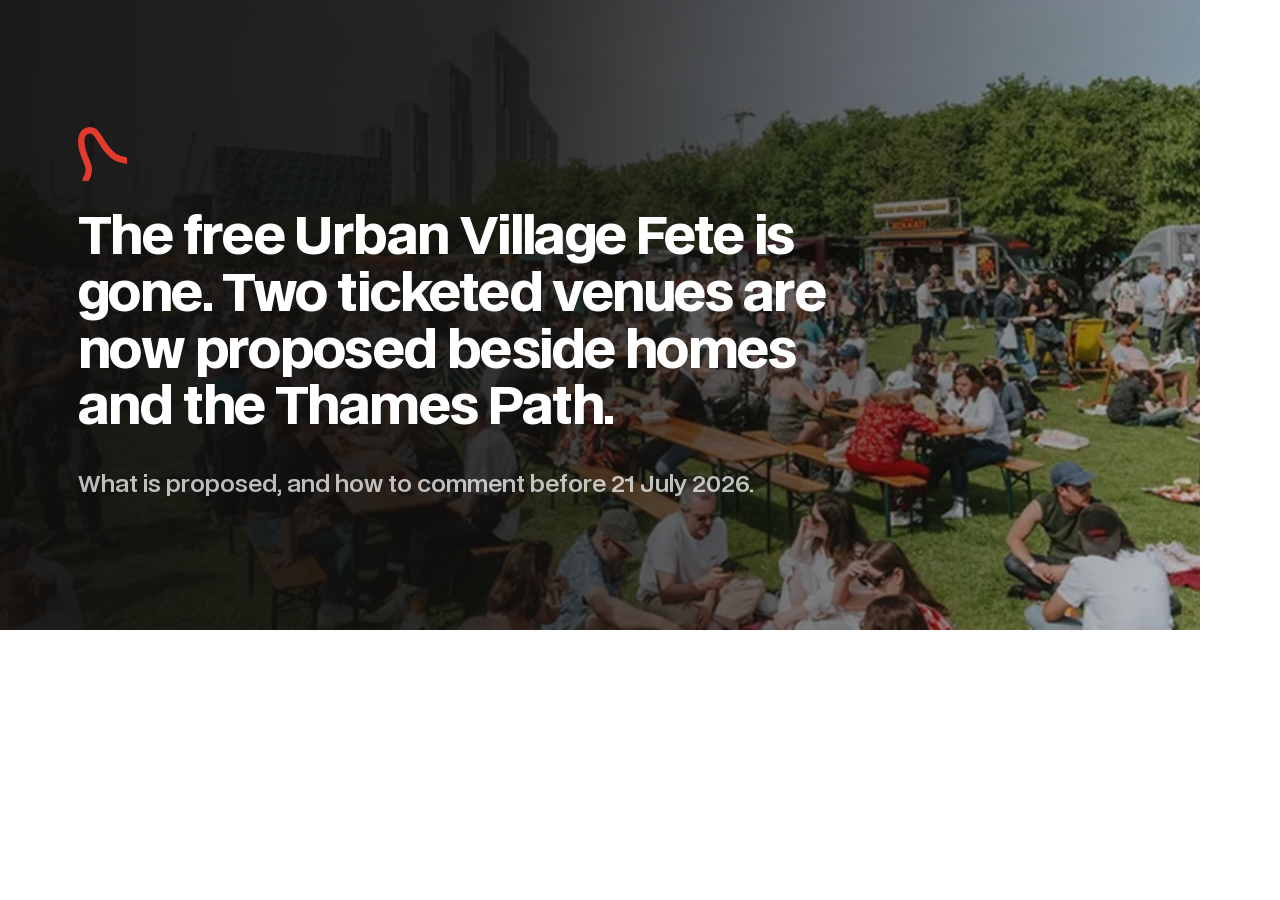
<file: _og.html>
<!doctype html><html><head><meta charset="utf-8"><style>
*{margin:0;padding:0;box-sizing:border-box}
@font-face{font-family:'BDO Grotesk';src:url('fonts/BDOGrotesk-Regular.woff2') format('woff2');font-weight:400}
@font-face{font-family:'BDO Grotesk';src:url('fonts/BDOGrotesk-DemiBold.woff2') format('woff2');font-weight:600}
@font-face{font-family:'BDO Grotesk';src:url('fonts/BDOGrotesk-Bold.woff2') format('woff2');font-weight:700}
@font-face{font-family:'BDO Grotesk';src:url('fonts/BDOGrotesk-ExtraBold.woff2') format('woff2');font-weight:800}
html,body{width:1200px;height:630px}
.card{width:1200px;height:630px;position:relative;overflow:hidden;font-family:'BDO Grotesk',sans-serif;background:#121110}
.bg{position:absolute;inset:0;background:url(images/fete.webp) center 38%/cover no-repeat}
.scrim{position:absolute;inset:0;background:linear-gradient(100deg,rgba(16,15,14,.94) 0%,rgba(16,15,14,.88) 38%,rgba(16,15,14,.55) 66%,rgba(16,15,14,.18) 100%)}
.inner{position:absolute;inset:0;display:flex;flex-direction:column;justify-content:center;padding:70px 78px}
.eyebrow{display:flex;align-items:center;gap:16px;color:#fff}
.eyebrow .mark{width:34px;height:auto;color:#e23b2e;flex:none}
.eyebrow .t{font-weight:700;font-size:22px;letter-spacing:.15em;text-transform:uppercase;opacity:.92}
.ogmark{height:54px;width:auto;color:#e23b2e;display:block;align-self:flex-start;margin:0 0 30px}
.headline{font-weight:800;font-size:51px;line-height:1.11;color:#fff;letter-spacing:-.012em;max-width:760px}
.sub{font-weight:600;font-size:23px;color:#fff;opacity:.72;margin-top:30px;max-width:680px}
</style></head><body>
<div class="card">
  <div class="bg"></div>
  <div class="scrim"></div>
  <div class="inner">
    <svg class="ogmark" viewBox="0 0 538 589" fill="none" xmlns="http://www.w3.org/2000/svg"><path d="M86.3 570.742C96.3 553.909 116.7 510.242 118.3 470.242C120.3 420.242 90.8 369.742 74.8 328.242C58.8 286.742 28.3 209.742 36.3 134.742C42.7 74.7422 78.3 49.2435 94.3 43.2435C110.3 37.2435 141.8 24.7444 178.3 51.2454C214.8 77.7464 276.8 202.241 319.8 248.242C362.8 294.244 377.8 324.243 451.3 347.243L528.8 366.747" stroke="currentColor" stroke-width="70" stroke-linecap="round" stroke-linejoin="round"/></svg>
    <div class="headline">The free Urban Village Fete is gone. Two ticketed venues are now proposed beside homes and the Thames Path.</div>
    <div class="sub">What is proposed, and how to comment before 21 July 2026.</div>
  </div>
</div>
</body></html>
</file>
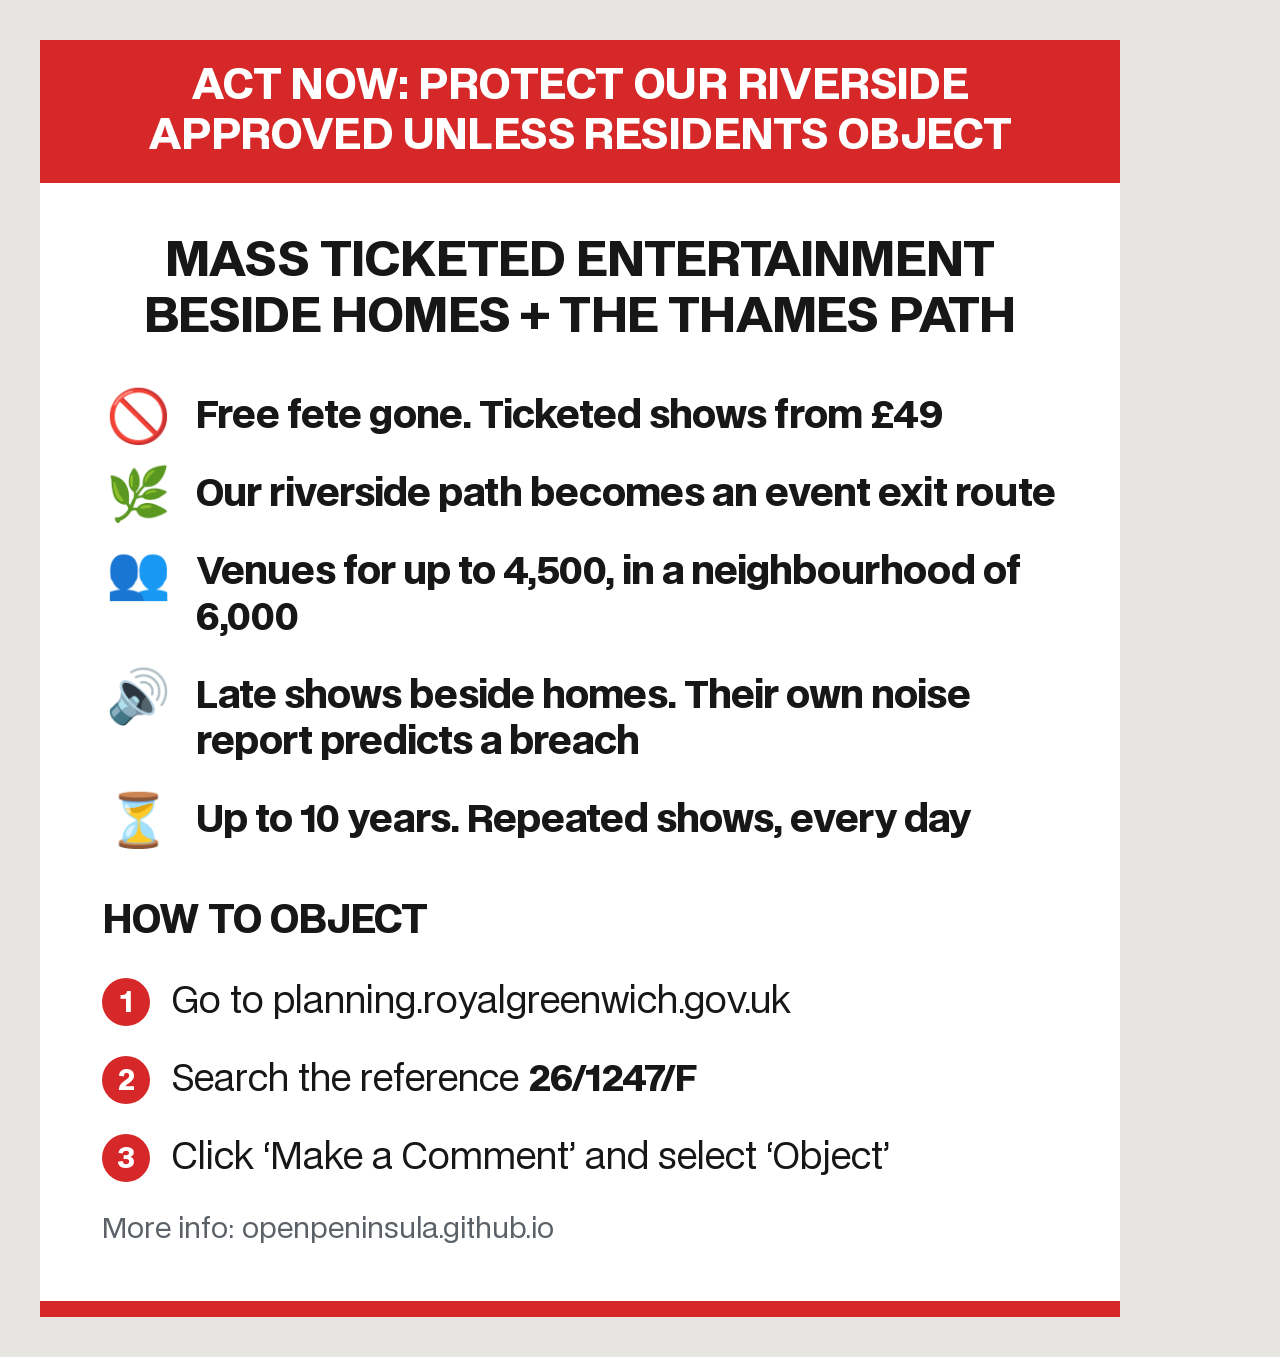
<file: _sharecard.html>
<!doctype html><html><head><meta charset="utf-8"><style>
@font-face{font-family:'BDO';src:url('fonts/BDOGrotesk-Regular.woff2');font-weight:400}
@font-face{font-family:'BDO';src:url('fonts/BDOGrotesk-Bold.woff2');font-weight:700}
@font-face{font-family:'BDO';src:url('fonts/BDOGrotesk-ExtraBold.woff2');font-weight:800}
*{margin:0;padding:0;box-sizing:border-box}
body{width:1160px;background:#e7e5e2;font-family:'BDO',-apple-system,Helvetica,Arial,sans-serif;-webkit-font-smoothing:antialiased}
.card{width:1080px;margin:40px auto;background:#fff;border-bottom:16px solid #d62828}
.banner{background:#d62828;color:#fff;text-align:center;padding:22px 44px}
.banner b{display:block;font-size:42px;font-weight:800;line-height:1.18;letter-spacing:.01em}
.banner small{display:block;font-size:26px;font-weight:700;opacity:.93;margin-top:9px}
.body{padding:52px 62px 50px}
h1{font-size:48px;font-weight:800;color:#171717;line-height:1.16;letter-spacing:.004em;text-align:center}
ul{list-style:none;margin:48px 0 0}
li{font-size:37px;font-weight:800;color:#171717;line-height:1.24;margin-bottom:32px;display:flex;gap:22px;align-items:flex-start}
li .e{font-family:"Apple Color Emoji";font-size:52px;line-height:46px;flex:none;width:72px;text-align:center}
h2{font-size:39px;font-weight:800;color:#171717;margin:48px 0 24px}
.step{display:flex;gap:22px;align-items:center;margin-bottom:24px;font-size:36px;color:#171717}
.step .n{flex:none;width:48px;height:48px;border-radius:50%;background:#d62828;color:#fff;font-weight:800;font-size:28px;line-height:1;display:flex;align-items:center;justify-content:center}
.step .n i{font-style:normal;display:block;transform:translateY(2px)}
.step b{font-weight:800}
.mi{margin-top:24px;color:#5b6166;font-size:28px}
</style></head><body>
<div class="card">
<div class="banner"><b>ACT NOW: PROTECT OUR RIVERSIDE<br>APPROVED UNLESS RESIDENTS OBJECT</b></div>
<div class="body">
<h1>MASS TICKETED ENTERTAINMENT<br>BESIDE HOMES + THE THAMES PATH</h1>
<ul>
<li><span class="e">🚫</span><span>Free fete gone. Ticketed shows from &pound;49</span></li>
<li><span class="e">🌿</span><span>Our riverside path becomes an event exit route</span></li>
<li><span class="e">👥</span><span>Venues for up to 4,500, in a neighbourhood of 6,000</span></li>
<li><span class="e">🔊</span><span>Late shows beside homes. Their own noise report predicts a breach</span></li>
<li><span class="e">⏳</span><span>Up to 10 years. Repeated shows, every day</span></li>
</ul>
<h2>HOW TO OBJECT</h2>
<div class="step"><span class="n"><i>1</i></span><span>Go to planning.royalgreenwich.gov.uk</span></div>
<div class="step"><span class="n"><i>2</i></span><span>Search the reference <b>26/1247/F</b></span></div>
<div class="step"><span class="n"><i>3</i></span><span>Click &lsquo;Make a Comment&rsquo; and select &lsquo;Object&rsquo;</span></div>
<div class="mi">More info: openpeninsula.github.io</div>
</div>
</div>
</body></html>
</file>
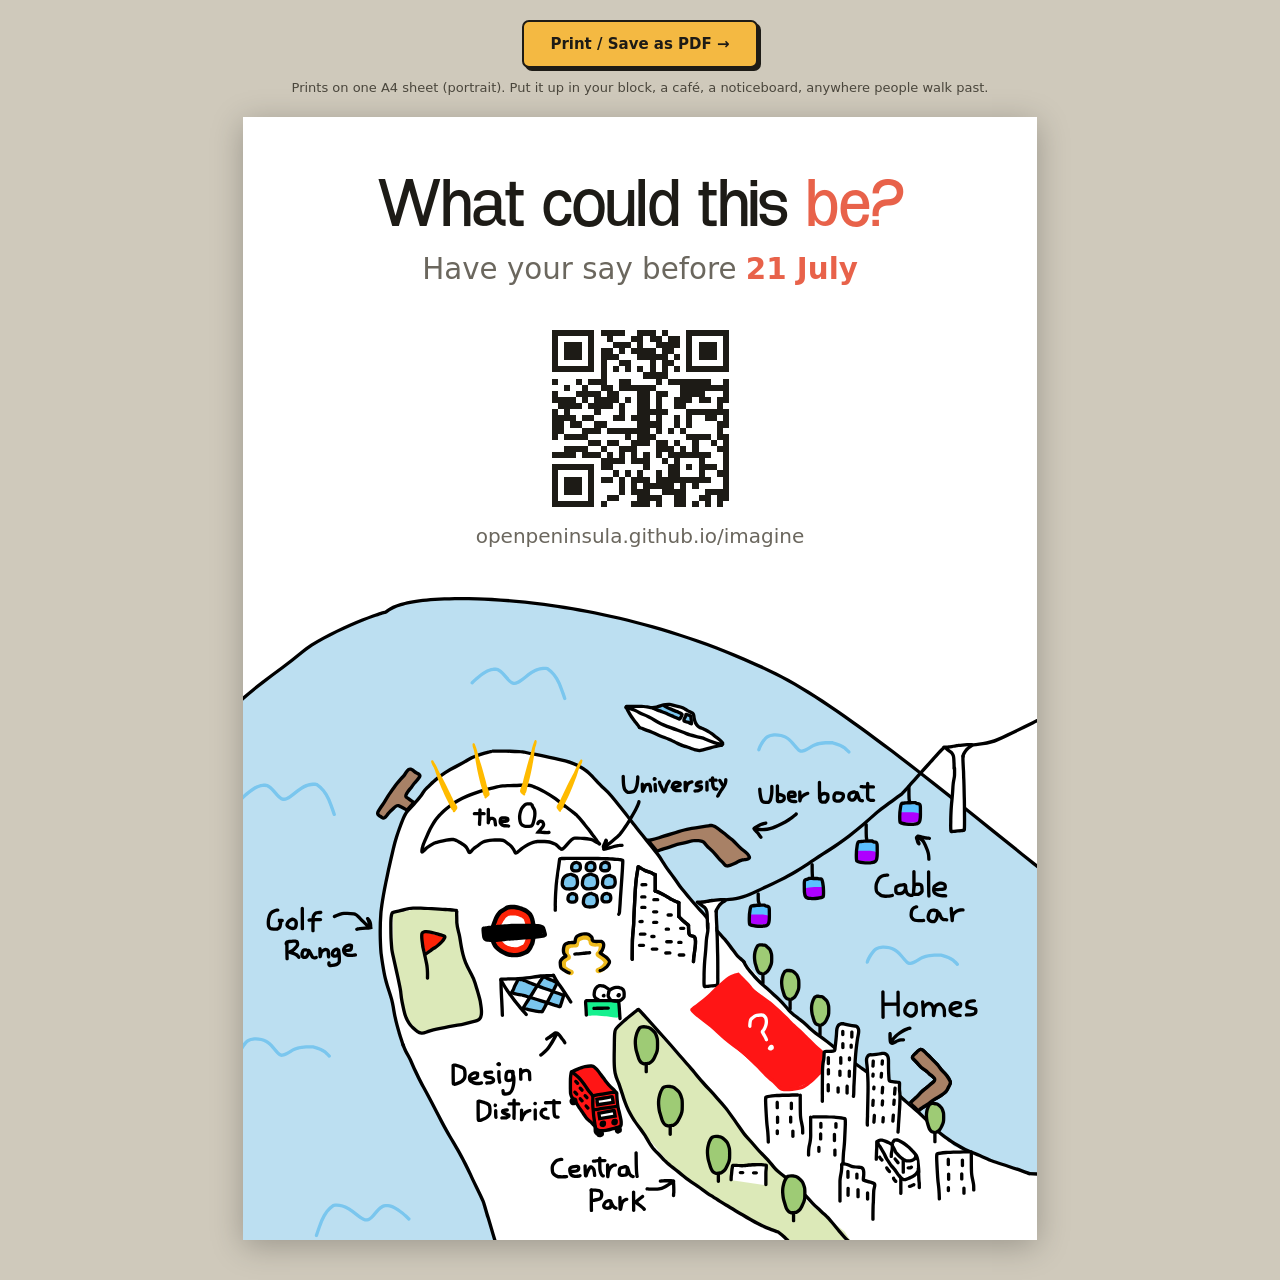
<file: imagine/poster.html>
<!DOCTYPE html>
<html lang="en-GB">
<head>
<meta charset="utf-8" />
<meta name="viewport" content="width=device-width, initial-scale=1" />
<meta name="robots" content="noindex" />
<title>Print a poster · What could this be?</title>
<link rel="stylesheet" href="https://fonts.bunny.net/css?family=instrument-sans:400,500,600,700&family=space-mono:400,700" />
<style>
  @font-face { font-family:"Project Blackbird"; src:url("assets/projekt-blackbird.otf") format("opentype"); font-weight:400; font-display:swap; }
  :root { --ink:#1d1b16; --coral:#e8624a; --sun:#f4b942; --river:#2f5d62; --paper:#f6f1e7; }
  * { box-sizing:border-box; }
  html,body { margin:0; }
  body { background:#cfc9bb; font-family:'Instrument Sans',system-ui,sans-serif; color:var(--ink); -webkit-print-color-adjust:exact; print-color-adjust:exact; }
  .bar { text-align:center; padding:20px 16px 4px; }
  .bar button { font:inherit; font-weight:700; font-size:15px; padding:13px 26px; border:2.5px solid var(--ink); border-radius:7px; background:var(--sun); color:var(--ink); cursor:pointer; box-shadow:3px 3px 0 var(--ink); }
  .bar button:active { transform:translate(3px,3px); box-shadow:none; }
  .bar p { color:#4a463c; font-size:13px; margin:12px auto 18px; max-width:210mm; }
  .sheet { position:relative; width:210mm; height:297mm; margin:0 auto 40px; background:#fff; overflow:hidden; box-shadow:0 6px 30px rgba(0,0,0,.25); }
  .bg { position:absolute; inset:0; width:100%; height:100%; object-fit:cover; }
  .overlay { position:absolute; top:0; left:0; right:0; z-index:2; padding:16mm 16mm 0; display:flex; flex-direction:column; align-items:center; text-align:center; }
  h1 { font-family:"Project Blackbird","Instrument Sans",sans-serif; font-weight:400; font-size:50pt; line-height:1.0; letter-spacing:-0.025em; margin:0 0 2mm; white-space:nowrap; }
  h1 em { font-style:normal; color:var(--coral); }
  .points { list-style:none; margin:0 0 9mm; padding:0; max-width:158mm; }
  .points li { position:relative; padding-left:9mm; margin:0 0 4mm; font-size:14.5pt; line-height:1.35; color:#3a362e; }
  .points li::before { content:"→"; position:absolute; left:0; top:0; color:var(--coral); font-weight:800; }
  .points strong { color:var(--ink); font-weight:700; }
  .qrrow { display:inline-flex; align-items:center; gap:9mm; background:#f7f2e8; border-radius:14px; padding:7mm 9mm; align-self:flex-end; margin-top:2mm; }
  .qrbox { width:60mm; height:60mm; margin:0; }
  .qrsvg { width:100%; height:100%; display:block; }
  .scan { font-weight:700; font-size:16pt; line-height:1.25; }
  .url { font-size:15pt; color:#6b675e; font-weight:400; margin-top:-2mm; }
  .when { margin:0 0 5mm; font-size:22pt; color:#6b675e; font-weight:400; }
  .when strong { color:var(--coral); font-weight:600; }
  @page { size:A4 portrait; margin:0; }
  @media print { body{background:#fff;} .bar{display:none;} .sheet{width:210mm;height:297mm;margin:0;box-shadow:none;} }
</style>
</head>
<body>
  <div class="bar">
    <button onclick="window.print()">Print / Save as PDF &rarr;</button>
    <p>Prints on one A4 sheet (portrait). Put it up in your block, a caf&eacute;, a noticeboard, anywhere people walk past.</p>
  </div>
  <div class="sheet">
    <img class="bg" src="assets/what-could.svg" alt="Map of Greenwich Peninsula with the riverside site marked" />
    <div class="overlay">
      <h1>What could this <em>be?</em></h1>
      <div class="when">Have your say before <strong>21 July</strong></div>
      <div class="qrbox"><svg class="qrsvg" viewBox="0 0 37 37" xmlns="http://www.w3.org/2000/svg" shape-rendering="crispEdges" fill="#1d1b16"><rect x="4" y="4" width="1" height="1"/><rect x="5" y="4" width="1" height="1"/><rect x="6" y="4" width="1" height="1"/><rect x="7" y="4" width="1" height="1"/><rect x="8" y="4" width="1" height="1"/><rect x="9" y="4" width="1" height="1"/><rect x="10" y="4" width="1" height="1"/><rect x="12" y="4" width="1" height="1"/><rect x="13" y="4" width="1" height="1"/><rect x="14" y="4" width="1" height="1"/><rect x="15" y="4" width="1" height="1"/><rect x="18" y="4" width="1" height="1"/><rect x="19" y="4" width="1" height="1"/><rect x="20" y="4" width="1" height="1"/><rect x="22" y="4" width="1" height="1"/><rect x="26" y="4" width="1" height="1"/><rect x="27" y="4" width="1" height="1"/><rect x="28" y="4" width="1" height="1"/><rect x="29" y="4" width="1" height="1"/><rect x="30" y="4" width="1" height="1"/><rect x="31" y="4" width="1" height="1"/><rect x="32" y="4" width="1" height="1"/><rect x="4" y="5" width="1" height="1"/><rect x="10" y="5" width="1" height="1"/><rect x="13" y="5" width="1" height="1"/><rect x="17" y="5" width="1" height="1"/><rect x="18" y="5" width="1" height="1"/><rect x="20" y="5" width="1" height="1"/><rect x="21" y="5" width="1" height="1"/><rect x="23" y="5" width="1" height="1"/><rect x="24" y="5" width="1" height="1"/><rect x="26" y="5" width="1" height="1"/><rect x="32" y="5" width="1" height="1"/><rect x="4" y="6" width="1" height="1"/><rect x="6" y="6" width="1" height="1"/><rect x="7" y="6" width="1" height="1"/><rect x="8" y="6" width="1" height="1"/><rect x="10" y="6" width="1" height="1"/><rect x="14" y="6" width="1" height="1"/><rect x="15" y="6" width="1" height="1"/><rect x="16" y="6" width="1" height="1"/><rect x="18" y="6" width="1" height="1"/><rect x="21" y="6" width="1" height="1"/><rect x="22" y="6" width="1" height="1"/><rect x="23" y="6" width="1" height="1"/><rect x="24" y="6" width="1" height="1"/><rect x="26" y="6" width="1" height="1"/><rect x="28" y="6" width="1" height="1"/><rect x="29" y="6" width="1" height="1"/><rect x="30" y="6" width="1" height="1"/><rect x="32" y="6" width="1" height="1"/><rect x="4" y="7" width="1" height="1"/><rect x="6" y="7" width="1" height="1"/><rect x="7" y="7" width="1" height="1"/><rect x="8" y="7" width="1" height="1"/><rect x="10" y="7" width="1" height="1"/><rect x="12" y="7" width="1" height="1"/><rect x="13" y="7" width="1" height="1"/><rect x="15" y="7" width="1" height="1"/><rect x="17" y="7" width="1" height="1"/><rect x="18" y="7" width="1" height="1"/><rect x="19" y="7" width="1" height="1"/><rect x="20" y="7" width="1" height="1"/><rect x="22" y="7" width="1" height="1"/><rect x="23" y="7" width="1" height="1"/><rect x="26" y="7" width="1" height="1"/><rect x="28" y="7" width="1" height="1"/><rect x="29" y="7" width="1" height="1"/><rect x="30" y="7" width="1" height="1"/><rect x="32" y="7" width="1" height="1"/><rect x="4" y="8" width="1" height="1"/><rect x="6" y="8" width="1" height="1"/><rect x="7" y="8" width="1" height="1"/><rect x="8" y="8" width="1" height="1"/><rect x="10" y="8" width="1" height="1"/><rect x="12" y="8" width="1" height="1"/><rect x="13" y="8" width="1" height="1"/><rect x="14" y="8" width="1" height="1"/><rect x="18" y="8" width="1" height="1"/><rect x="19" y="8" width="1" height="1"/><rect x="20" y="8" width="1" height="1"/><rect x="21" y="8" width="1" height="1"/><rect x="22" y="8" width="1" height="1"/><rect x="24" y="8" width="1" height="1"/><rect x="26" y="8" width="1" height="1"/><rect x="28" y="8" width="1" height="1"/><rect x="29" y="8" width="1" height="1"/><rect x="30" y="8" width="1" height="1"/><rect x="32" y="8" width="1" height="1"/><rect x="4" y="9" width="1" height="1"/><rect x="10" y="9" width="1" height="1"/><rect x="12" y="9" width="1" height="1"/><rect x="15" y="9" width="1" height="1"/><rect x="16" y="9" width="1" height="1"/><rect x="20" y="9" width="1" height="1"/><rect x="22" y="9" width="1" height="1"/><rect x="23" y="9" width="1" height="1"/><rect x="26" y="9" width="1" height="1"/><rect x="32" y="9" width="1" height="1"/><rect x="4" y="10" width="1" height="1"/><rect x="5" y="10" width="1" height="1"/><rect x="6" y="10" width="1" height="1"/><rect x="7" y="10" width="1" height="1"/><rect x="8" y="10" width="1" height="1"/><rect x="9" y="10" width="1" height="1"/><rect x="10" y="10" width="1" height="1"/><rect x="12" y="10" width="1" height="1"/><rect x="14" y="10" width="1" height="1"/><rect x="16" y="10" width="1" height="1"/><rect x="18" y="10" width="1" height="1"/><rect x="20" y="10" width="1" height="1"/><rect x="22" y="10" width="1" height="1"/><rect x="24" y="10" width="1" height="1"/><rect x="26" y="10" width="1" height="1"/><rect x="27" y="10" width="1" height="1"/><rect x="28" y="10" width="1" height="1"/><rect x="29" y="10" width="1" height="1"/><rect x="30" y="10" width="1" height="1"/><rect x="31" y="10" width="1" height="1"/><rect x="32" y="10" width="1" height="1"/><rect x="12" y="11" width="1" height="1"/><rect x="19" y="11" width="1" height="1"/><rect x="20" y="11" width="1" height="1"/><rect x="21" y="11" width="1" height="1"/><rect x="22" y="11" width="1" height="1"/><rect x="4" y="12" width="1" height="1"/><rect x="8" y="12" width="1" height="1"/><rect x="10" y="12" width="1" height="1"/><rect x="11" y="12" width="1" height="1"/><rect x="12" y="12" width="1" height="1"/><rect x="15" y="12" width="1" height="1"/><rect x="16" y="12" width="1" height="1"/><rect x="21" y="12" width="1" height="1"/><rect x="23" y="12" width="1" height="1"/><rect x="24" y="12" width="1" height="1"/><rect x="25" y="12" width="1" height="1"/><rect x="26" y="12" width="1" height="1"/><rect x="27" y="12" width="1" height="1"/><rect x="28" y="12" width="1" height="1"/><rect x="29" y="12" width="1" height="1"/><rect x="32" y="12" width="1" height="1"/><rect x="6" y="13" width="1" height="1"/><rect x="9" y="13" width="1" height="1"/><rect x="12" y="13" width="1" height="1"/><rect x="13" y="13" width="1" height="1"/><rect x="15" y="13" width="1" height="1"/><rect x="16" y="13" width="1" height="1"/><rect x="17" y="13" width="1" height="1"/><rect x="18" y="13" width="1" height="1"/><rect x="19" y="13" width="1" height="1"/><rect x="20" y="13" width="1" height="1"/><rect x="25" y="13" width="1" height="1"/><rect x="26" y="13" width="1" height="1"/><rect x="27" y="13" width="1" height="1"/><rect x="28" y="13" width="1" height="1"/><rect x="29" y="13" width="1" height="1"/><rect x="30" y="13" width="1" height="1"/><rect x="31" y="13" width="1" height="1"/><rect x="32" y="13" width="1" height="1"/><rect x="4" y="14" width="1" height="1"/><rect x="8" y="14" width="1" height="1"/><rect x="9" y="14" width="1" height="1"/><rect x="10" y="14" width="1" height="1"/><rect x="11" y="14" width="1" height="1"/><rect x="13" y="14" width="1" height="1"/><rect x="14" y="14" width="1" height="1"/><rect x="18" y="14" width="1" height="1"/><rect x="19" y="14" width="1" height="1"/><rect x="21" y="14" width="1" height="1"/><rect x="22" y="14" width="1" height="1"/><rect x="25" y="14" width="1" height="1"/><rect x="26" y="14" width="1" height="1"/><rect x="27" y="14" width="1" height="1"/><rect x="28" y="14" width="1" height="1"/><rect x="32" y="14" width="1" height="1"/><rect x="4" y="15" width="1" height="1"/><rect x="5" y="15" width="1" height="1"/><rect x="6" y="15" width="1" height="1"/><rect x="7" y="15" width="1" height="1"/><rect x="9" y="15" width="1" height="1"/><rect x="11" y="15" width="1" height="1"/><rect x="12" y="15" width="1" height="1"/><rect x="13" y="15" width="1" height="1"/><rect x="14" y="15" width="1" height="1"/><rect x="16" y="15" width="1" height="1"/><rect x="18" y="15" width="1" height="1"/><rect x="19" y="15" width="1" height="1"/><rect x="21" y="15" width="1" height="1"/><rect x="24" y="15" width="1" height="1"/><rect x="25" y="15" width="1" height="1"/><rect x="26" y="15" width="1" height="1"/><rect x="28" y="15" width="1" height="1"/><rect x="29" y="15" width="1" height="1"/><rect x="31" y="15" width="1" height="1"/><rect x="32" y="15" width="1" height="1"/><rect x="5" y="16" width="1" height="1"/><rect x="6" y="16" width="1" height="1"/><rect x="7" y="16" width="1" height="1"/><rect x="8" y="16" width="1" height="1"/><rect x="10" y="16" width="1" height="1"/><rect x="11" y="16" width="1" height="1"/><rect x="12" y="16" width="1" height="1"/><rect x="13" y="16" width="1" height="1"/><rect x="15" y="16" width="1" height="1"/><rect x="18" y="16" width="1" height="1"/><rect x="19" y="16" width="1" height="1"/><rect x="21" y="16" width="1" height="1"/><rect x="24" y="16" width="1" height="1"/><rect x="25" y="16" width="1" height="1"/><rect x="31" y="16" width="1" height="1"/><rect x="4" y="17" width="1" height="1"/><rect x="6" y="17" width="1" height="1"/><rect x="11" y="17" width="1" height="1"/><rect x="15" y="17" width="1" height="1"/><rect x="18" y="17" width="1" height="1"/><rect x="19" y="17" width="1" height="1"/><rect x="20" y="17" width="1" height="1"/><rect x="21" y="17" width="1" height="1"/><rect x="22" y="17" width="1" height="1"/><rect x="26" y="17" width="1" height="1"/><rect x="27" y="17" width="1" height="1"/><rect x="28" y="17" width="1" height="1"/><rect x="29" y="17" width="1" height="1"/><rect x="30" y="17" width="1" height="1"/><rect x="31" y="17" width="1" height="1"/><rect x="32" y="17" width="1" height="1"/><rect x="4" y="18" width="1" height="1"/><rect x="5" y="18" width="1" height="1"/><rect x="6" y="18" width="1" height="1"/><rect x="7" y="18" width="1" height="1"/><rect x="9" y="18" width="1" height="1"/><rect x="10" y="18" width="1" height="1"/><rect x="14" y="18" width="1" height="1"/><rect x="15" y="18" width="1" height="1"/><rect x="17" y="18" width="1" height="1"/><rect x="18" y="18" width="1" height="1"/><rect x="19" y="18" width="1" height="1"/><rect x="21" y="18" width="1" height="1"/><rect x="24" y="18" width="1" height="1"/><rect x="26" y="18" width="1" height="1"/><rect x="29" y="18" width="1" height="1"/><rect x="30" y="18" width="1" height="1"/><rect x="32" y="18" width="1" height="1"/><rect x="4" y="19" width="1" height="1"/><rect x="5" y="19" width="1" height="1"/><rect x="7" y="19" width="1" height="1"/><rect x="8" y="19" width="1" height="1"/><rect x="11" y="19" width="1" height="1"/><rect x="12" y="19" width="1" height="1"/><rect x="18" y="19" width="1" height="1"/><rect x="19" y="19" width="1" height="1"/><rect x="20" y="19" width="1" height="1"/><rect x="21" y="19" width="1" height="1"/><rect x="24" y="19" width="1" height="1"/><rect x="26" y="19" width="1" height="1"/><rect x="31" y="19" width="1" height="1"/><rect x="32" y="19" width="1" height="1"/><rect x="4" y="20" width="1" height="1"/><rect x="5" y="20" width="1" height="1"/><rect x="9" y="20" width="1" height="1"/><rect x="10" y="20" width="1" height="1"/><rect x="11" y="20" width="1" height="1"/><rect x="13" y="20" width="1" height="1"/><rect x="14" y="20" width="1" height="1"/><rect x="15" y="20" width="1" height="1"/><rect x="16" y="20" width="1" height="1"/><rect x="17" y="20" width="1" height="1"/><rect x="18" y="20" width="1" height="1"/><rect x="19" y="20" width="1" height="1"/><rect x="21" y="20" width="1" height="1"/><rect x="23" y="20" width="1" height="1"/><rect x="25" y="20" width="1" height="1"/><rect x="31" y="20" width="1" height="1"/><rect x="4" y="21" width="1" height="1"/><rect x="6" y="21" width="1" height="1"/><rect x="7" y="21" width="1" height="1"/><rect x="8" y="21" width="1" height="1"/><rect x="9" y="21" width="1" height="1"/><rect x="16" y="21" width="1" height="1"/><rect x="18" y="21" width="1" height="1"/><rect x="19" y="21" width="1" height="1"/><rect x="20" y="21" width="1" height="1"/><rect x="26" y="21" width="1" height="1"/><rect x="27" y="21" width="1" height="1"/><rect x="28" y="21" width="1" height="1"/><rect x="29" y="21" width="1" height="1"/><rect x="31" y="21" width="1" height="1"/><rect x="32" y="21" width="1" height="1"/><rect x="10" y="22" width="1" height="1"/><rect x="11" y="22" width="1" height="1"/><rect x="13" y="22" width="1" height="1"/><rect x="14" y="22" width="1" height="1"/><rect x="17" y="22" width="1" height="1"/><rect x="18" y="22" width="1" height="1"/><rect x="19" y="22" width="1" height="1"/><rect x="21" y="22" width="1" height="1"/><rect x="22" y="22" width="1" height="1"/><rect x="24" y="22" width="1" height="1"/><rect x="27" y="22" width="1" height="1"/><rect x="30" y="22" width="1" height="1"/><rect x="32" y="22" width="1" height="1"/><rect x="6" y="23" width="1" height="1"/><rect x="7" y="23" width="1" height="1"/><rect x="8" y="23" width="1" height="1"/><rect x="9" y="23" width="1" height="1"/><rect x="12" y="23" width="1" height="1"/><rect x="15" y="23" width="1" height="1"/><rect x="16" y="23" width="1" height="1"/><rect x="17" y="23" width="1" height="1"/><rect x="21" y="23" width="1" height="1"/><rect x="22" y="23" width="1" height="1"/><rect x="23" y="23" width="1" height="1"/><rect x="25" y="23" width="1" height="1"/><rect x="27" y="23" width="1" height="1"/><rect x="31" y="23" width="1" height="1"/><rect x="32" y="23" width="1" height="1"/><rect x="4" y="24" width="1" height="1"/><rect x="5" y="24" width="1" height="1"/><rect x="6" y="24" width="1" height="1"/><rect x="7" y="24" width="1" height="1"/><rect x="9" y="24" width="1" height="1"/><rect x="10" y="24" width="1" height="1"/><rect x="11" y="24" width="1" height="1"/><rect x="13" y="24" width="1" height="1"/><rect x="15" y="24" width="1" height="1"/><rect x="17" y="24" width="1" height="1"/><rect x="19" y="24" width="1" height="1"/><rect x="21" y="24" width="1" height="1"/><rect x="23" y="24" width="1" height="1"/><rect x="24" y="24" width="1" height="1"/><rect x="25" y="24" width="1" height="1"/><rect x="26" y="24" width="1" height="1"/><rect x="27" y="24" width="1" height="1"/><rect x="28" y="24" width="1" height="1"/><rect x="29" y="24" width="1" height="1"/><rect x="32" y="24" width="1" height="1"/><rect x="12" y="25" width="1" height="1"/><rect x="13" y="25" width="1" height="1"/><rect x="14" y="25" width="1" height="1"/><rect x="15" y="25" width="1" height="1"/><rect x="17" y="25" width="1" height="1"/><rect x="18" y="25" width="1" height="1"/><rect x="19" y="25" width="1" height="1"/><rect x="22" y="25" width="1" height="1"/><rect x="24" y="25" width="1" height="1"/><rect x="28" y="25" width="1" height="1"/><rect x="32" y="25" width="1" height="1"/><rect x="4" y="26" width="1" height="1"/><rect x="5" y="26" width="1" height="1"/><rect x="6" y="26" width="1" height="1"/><rect x="7" y="26" width="1" height="1"/><rect x="8" y="26" width="1" height="1"/><rect x="9" y="26" width="1" height="1"/><rect x="10" y="26" width="1" height="1"/><rect x="12" y="26" width="1" height="1"/><rect x="13" y="26" width="1" height="1"/><rect x="19" y="26" width="1" height="1"/><rect x="23" y="26" width="1" height="1"/><rect x="24" y="26" width="1" height="1"/><rect x="26" y="26" width="1" height="1"/><rect x="28" y="26" width="1" height="1"/><rect x="29" y="26" width="1" height="1"/><rect x="30" y="26" width="1" height="1"/><rect x="32" y="26" width="1" height="1"/><rect x="4" y="27" width="1" height="1"/><rect x="10" y="27" width="1" height="1"/><rect x="14" y="27" width="1" height="1"/><rect x="16" y="27" width="1" height="1"/><rect x="18" y="27" width="1" height="1"/><rect x="21" y="27" width="1" height="1"/><rect x="23" y="27" width="1" height="1"/><rect x="24" y="27" width="1" height="1"/><rect x="28" y="27" width="1" height="1"/><rect x="31" y="27" width="1" height="1"/><rect x="32" y="27" width="1" height="1"/><rect x="4" y="28" width="1" height="1"/><rect x="6" y="28" width="1" height="1"/><rect x="7" y="28" width="1" height="1"/><rect x="8" y="28" width="1" height="1"/><rect x="10" y="28" width="1" height="1"/><rect x="12" y="28" width="1" height="1"/><rect x="13" y="28" width="1" height="1"/><rect x="15" y="28" width="1" height="1"/><rect x="17" y="28" width="1" height="1"/><rect x="18" y="28" width="1" height="1"/><rect x="19" y="28" width="1" height="1"/><rect x="21" y="28" width="1" height="1"/><rect x="22" y="28" width="1" height="1"/><rect x="23" y="28" width="1" height="1"/><rect x="24" y="28" width="1" height="1"/><rect x="25" y="28" width="1" height="1"/><rect x="26" y="28" width="1" height="1"/><rect x="27" y="28" width="1" height="1"/><rect x="28" y="28" width="1" height="1"/><rect x="29" y="28" width="1" height="1"/><rect x="32" y="28" width="1" height="1"/><rect x="4" y="29" width="1" height="1"/><rect x="6" y="29" width="1" height="1"/><rect x="7" y="29" width="1" height="1"/><rect x="8" y="29" width="1" height="1"/><rect x="10" y="29" width="1" height="1"/><rect x="15" y="29" width="1" height="1"/><rect x="17" y="29" width="1" height="1"/><rect x="19" y="29" width="1" height="1"/><rect x="20" y="29" width="1" height="1"/><rect x="21" y="29" width="1" height="1"/><rect x="22" y="29" width="1" height="1"/><rect x="23" y="29" width="1" height="1"/><rect x="25" y="29" width="1" height="1"/><rect x="27" y="29" width="1" height="1"/><rect x="32" y="29" width="1" height="1"/><rect x="4" y="30" width="1" height="1"/><rect x="6" y="30" width="1" height="1"/><rect x="7" y="30" width="1" height="1"/><rect x="8" y="30" width="1" height="1"/><rect x="10" y="30" width="1" height="1"/><rect x="15" y="30" width="1" height="1"/><rect x="17" y="30" width="1" height="1"/><rect x="18" y="30" width="1" height="1"/><rect x="19" y="30" width="1" height="1"/><rect x="22" y="30" width="1" height="1"/><rect x="23" y="30" width="1" height="1"/><rect x="24" y="30" width="1" height="1"/><rect x="25" y="30" width="1" height="1"/><rect x="29" y="30" width="1" height="1"/><rect x="30" y="30" width="1" height="1"/><rect x="31" y="30" width="1" height="1"/><rect x="32" y="30" width="1" height="1"/><rect x="4" y="31" width="1" height="1"/><rect x="10" y="31" width="1" height="1"/><rect x="13" y="31" width="1" height="1"/><rect x="14" y="31" width="1" height="1"/><rect x="18" y="31" width="1" height="1"/><rect x="19" y="31" width="1" height="1"/><rect x="20" y="31" width="1" height="1"/><rect x="21" y="31" width="1" height="1"/><rect x="24" y="31" width="1" height="1"/><rect x="25" y="31" width="1" height="1"/><rect x="28" y="31" width="1" height="1"/><rect x="29" y="31" width="1" height="1"/><rect x="31" y="31" width="1" height="1"/><rect x="32" y="31" width="1" height="1"/><rect x="4" y="32" width="1" height="1"/><rect x="5" y="32" width="1" height="1"/><rect x="6" y="32" width="1" height="1"/><rect x="7" y="32" width="1" height="1"/><rect x="8" y="32" width="1" height="1"/><rect x="9" y="32" width="1" height="1"/><rect x="10" y="32" width="1" height="1"/><rect x="12" y="32" width="1" height="1"/><rect x="17" y="32" width="1" height="1"/><rect x="18" y="32" width="1" height="1"/><rect x="19" y="32" width="1" height="1"/><rect x="21" y="32" width="1" height="1"/><rect x="24" y="32" width="1" height="1"/><rect x="25" y="32" width="1" height="1"/><rect x="27" y="32" width="1" height="1"/><rect x="29" y="32" width="1" height="1"/><rect x="31" y="32" width="1" height="1"/></svg></div>
      <div class="url">openpeninsula.github.io/imagine</div>
    </div>
  </div>
</body>
</html>
</file>
<file: imagine/styles.css>
/* What Could This Have Been? — Greenwich Peninsula imagination board
   Playful editorial / community-zine styling. No frameworks. */

/* Projekt Blackbird by Leonit Gashi — self-hosted, free for commercial use (via UNCUT.wtf) */
@font-face {
  font-family: "Project Blackbird";
  src: url("assets/projekt-blackbird.otf") format("opentype");
  font-weight: 400; font-style: normal; font-display: swap;
}

:root {
  --paper: #f6f1e7;
  --paper-2: #efe7d6;
  --ink: #1d1b16;
  --ink-soft: #4a463c;
  --river: #2f5d62;
  --river-light: #6ea2a3;
  --sun: #f4b942;
  --coral: #e8624a;
  --pink: #e98ab0;
  --sky: #88b7d5;
  --line: #d8cdb6;
  --tape: rgba(244, 185, 66, 0.55);
  --shadow: 6px 6px 0 rgba(29, 27, 22, 0.12);
  --font-display: "Project Blackbird", "Instrument Sans", ui-sans-serif, sans-serif; /* anchor: bold grotesk headlines */
  --font-serif: "Fraunces", Georgia, "Times New Roman", serif;                       /* accent: warm expressive serif */
  --font-grotesk: "Instrument Sans", ui-sans-serif, system-ui, "Helvetica Neue", Arial, sans-serif;
  --font-mono: "Space Mono", ui-monospace, "SFMono-Regular", Menlo, monospace;
  --font-head: var(--font-display);
  --font-poster: var(--font-grotesk);
  --font-hand: var(--font-grotesk);
  --font-body: var(--font-grotesk);
}

* { box-sizing: border-box; }

html { scroll-behavior: smooth; }
html, body { overflow-x: hidden; max-width: 100%; }
img { max-width: 100%; }

body {
  margin: 0;
  background: #fff;
  color: var(--ink);
  font-family: var(--font-body);
  font-size: 17px;
  line-height: 1.55;
  letter-spacing: -0.005em;
  background-image: none;
}
/* paper grain veil over everything */
body::after {
  content: "";
  position: fixed; inset: 0; pointer-events: none; z-index: 9999; opacity: 0.3;
  mix-blend-mode: multiply;
  background-image: url("data:image/svg+xml,%3Csvg xmlns='http://www.w3.org/2000/svg' width='120' height='120'%3E%3Cfilter id='n'%3E%3CfeTurbulence type='fractalNoise' baseFrequency='0.9' numOctaves='2' stitchTiles='stitch'/%3E%3C/filter%3E%3Crect width='120' height='120' filter='url(%23n)' opacity='0.25'/%3E%3C/svg%3E");
}

.wrap { max-width: 1340px; margin: 0 auto; padding: 0 24px; }

/* ---- sticker tags ---- */
.tag {
  display: inline-block;
  font-family: var(--font-mono);
  font-size: 11px;
  font-weight: 400;
  letter-spacing: 0.01em;
  padding: 4px 10px;
  border-radius: 999px;
  border: 1.5px solid var(--ink);
  background: #fff;
  margin: 3px 4px 3px 0;
  transform: rotate(-1.5deg);
  white-space: nowrap;
}
.tag:nth-child(even) { transform: rotate(1.5deg); }
.card .thumb .imagined { display: none; }

/* ---- hero ---- */
header.hero {
  position: relative;
  overflow: hidden;
  background: #fff;
}
.hero .kicker {
  font-family: var(--font-mono);
  font-weight: 700;
  text-transform: uppercase;
  letter-spacing: 0.14em;
  font-size: 12px;
  color: var(--river);
  margin-bottom: 20px;
}
.hero h1 {
  font-family: var(--font-display);
  font-weight: 400;
  font-size: clamp(42px, 5.4vw, 78px);
  line-height: 1.0;
  margin: 0 0 18px;
  letter-spacing: -0.025em;
  white-space: nowrap;
}
.hero h1 .squiggle {
  font-family: var(--font-display);
  font-style: normal;
  font-weight: 400;
  color: var(--coral);
  letter-spacing: -0.025em;
  position: relative;
  display: inline-block;
  padding-right: 0.03em;
}
.hero h1 .squiggle::after {
  content: "";
  position: absolute; left: -1%; right: -1%; bottom: -0.04em; height: 0.16em;
  background: url("data:image/svg+xml,%3Csvg xmlns='http://www.w3.org/2000/svg' width='120' height='14'%3E%3Cpath d='M3 9 Q 32 2 60 7 T 117 6' stroke='%23e8624a' stroke-width='5.5' fill='none' stroke-linecap='round'/%3E%3C/svg%3E") no-repeat center / 100% 100%;
}
.hero .lede {
  max-width: 600px;
  font-size: clamp(19px, 2.5vw, 25px);
  font-family: var(--font-grotesk);
  font-weight: 500;
  color: var(--ink);
  margin: 18px 0 18px;
  line-height: 1.4;
}
.hero .lede strong {
  font-family: var(--font-serif); font-style: italic; font-weight: 600;
  color: var(--coral); font-size: 1.08em;
}
.hero-caption {
  display: inline-block;
  font-family: var(--font-mono);
  font-size: 11px;
  font-weight: 400;
  text-transform: uppercase;
  letter-spacing: 0.04em;
  background: var(--tape);
  padding: 6px 12px;
  transform: rotate(-1.5deg);
  border: 1.5px dashed var(--ink);
  margin-top: 6px;
}
.hero-sticker {
  position: absolute;
  left: -24px; bottom: -16px;
  width: 128px; height: 128px;
  border-radius: 50%;
  background: var(--sun);
  border: 2.5px solid var(--ink);
  display: grid; place-items: center;
  text-align: center;
  font-family: var(--font-display);
  font-weight: 400;
  font-size: 18px;
  line-height: 1.0;
  letter-spacing: -0.01em;
  transform: rotate(-9deg);
  box-shadow: var(--shadow);
  z-index: 3;
}
@media (max-width: 560px) {
  .hero-sticker { width: 104px; height: 104px; font-size: 15px; left: 8px; bottom: 8px; }
}

/* full-width map hero: text overlaid on the "land" (top-left) */
.hero-media { position: relative; display: block; margin-top: -10px; }
.hero-bg { display: block; width: 100%; height: auto; }
.hero-bg-sw { display: none; width: 100%; height: auto; }
.hero-bg-bv { display: none; }
.hero-bg-v { display: none; }
.hero-text {
  position: absolute; z-index: 2;
  top: calc(10% + 70px);
  left: clamp(20px, calc(20vw - 160px), 300px);
  width: min(48%, 560px);
}
@media (max-width: 1500px) {
  .hero-media { overflow: hidden; }
  .hero-media .hero-bg { display: none; }
  .hero-media .hero-bg-sw { display: block; margin-top: -25%; }
}
@media (max-width: 1000px) {
  header.hero { display: flex; flex-direction: column; }
  .hero-text { position: static; order: 1; width: auto; min-width: 0; padding: 40px 24px 12px; text-align: center; }
  .hero-text .lede { margin-left: auto; margin-right: auto; }
  .hero-cta { justify-content: center; }
  .hero-media { order: 2; min-width: 0; margin-top: 0; overflow: hidden; }
  .hero-media .hero-bg, .hero-media .hero-bg-sw { display: none; }
  .hero-media .hero-bg-bv { display: block; width: 100%; height: auto; margin: 0; }
  .site-pulse { display: none; }
  .hero::before { display: none; }
  #board { margin-top: 0; }
}
@media (max-width: 760px) {
  #board { margin-top: -14%; padding-top: 10px; }
}
@media (max-width: 600px) {
  .hero-media .hero-bg-bv { display: none; }
  .hero-media .hero-bg-v { display: block; width: 100%; height: auto; margin: 0; }
}
.hero-cta { display: flex; align-items: center; gap: 18px; flex-wrap: wrap; margin: 26px 0 10px; }
.hero-btn {
  display: inline-block; background: var(--coral); color: #fff;
  font-family: var(--font-grotesk); font-weight: 700; font-size: 19px;
  padding: 16px 28px; border: 2px solid var(--ink); border-radius: 6px;
  box-shadow: 4px 4px 0 var(--ink); text-decoration: none;
  transition: transform 0.08s ease, box-shadow 0.08s ease, filter 0.12s ease;
}
.hero-btn:hover { transform: translate(-2px, -2px); box-shadow: 6px 6px 0 var(--ink); filter: brightness(1.05); }
.hero-btn:active { transform: translate(3px, 3px); box-shadow: 0 0 0 var(--ink); }
.hero-or { font-family: var(--font-grotesk); font-weight: 500; color: var(--ink-soft); text-decoration: none; }
.hero-or:hover { color: var(--coral); }

.scroll-cue { margin-top: 34px; font-weight: 700; color: var(--river); }
.scroll-cue span { display: inline-block; animation: bob 1.6s ease-in-out infinite; }
@keyframes bob { 0%,100%{transform:translateY(0)} 50%{transform:translateY(6px)} }

/* ---- generic section ---- */
section { padding: 64px 0; }
.section-label {
  font-family: var(--font-mono);
  font-weight: 700; letter-spacing: 0.1em; text-transform: uppercase;
  font-size: 12px; color: var(--coral); margin-bottom: 16px;
  display: inline-block;
}
h2 {
  font-family: var(--font-display);
  font-weight: 400;
  font-size: clamp(30px, 5vw, 52px);
  line-height: 1.0;
  letter-spacing: -0.01em;
  margin: 0 0 18px;
}
h2 em {
  font-family: var(--font-serif);
  font-style: italic; font-weight: 400;
  color: var(--coral);
  letter-spacing: 0;
}
.grid-head { margin-bottom: 22px; }
.grid-head .arr { color: var(--river); font-family: var(--font-grotesk); font-weight: 700; }
.story p { max-width: 680px; font-size: 19px; }
.story p strong { background: linear-gradient(transparent 55%, var(--tape) 55%); }

/* ---- frame strip ---- */
.frame {
  background: var(--ink);
  color: var(--paper);
  border-top: 3px solid var(--ink);
  border-bottom: 3px solid var(--ink);
}
.frame p {
  max-width: 780px; margin: 0 auto;
  font-family: var(--font-display);
  font-weight: 400;
  font-size: clamp(23px, 3.4vw, 38px);
  line-height: 1.18; text-align: center; letter-spacing: -0.005em;
}
.frame em {
  font-family: var(--font-serif); font-style: italic; font-weight: 400;
  color: var(--sun); font-size: 1.06em;
}
.frame strong { color: var(--pink); font-weight: 400; }

/* ---- concept grid ---- */
#board { background: #fff; margin-top: -28%; padding-top: 32px; }
.grid {
  display: grid;
  grid-template-columns: repeat(auto-fill, minmax(300px, 1fr));
  gap: 40px 30px;
  padding-top: 14px;
}
.card {
  background: #fff;
  border: 2.5px solid var(--ink);
  border-radius: 4px;
  box-shadow: var(--shadow);
  overflow: hidden;
  position: relative;
  display: flex;
  flex-direction: column;
  transition: transform 0.18s ease, box-shadow 0.18s ease;
}
.card:nth-child(3n) { transform: rotate(-1.4deg); }
.card:nth-child(3n+2) { transform: rotate(1.2deg); }
.card:nth-child(4n) { transform: rotate(0.8deg); }
.card:hover { transform: rotate(0) translateY(-5px) scale(1.015); box-shadow: 10px 10px 0 rgba(29,27,22,0.18); z-index: 2; }
/* bit of masking tape on each card */
.card::before { content: none; }

.card .thumb {
  height: 168px;
  position: relative;
  display: grid; place-items: center;
  border-bottom: 2.5px solid var(--ink);
  font-family: var(--font-display);
  font-size: 60px;
  color: rgba(29,27,22,0.55);
}
.card .imagined {
  position: absolute; left: 9px; top: 9px;
  font-family: var(--font-mono); font-size: 10px; font-weight: 700; line-height: 1.1;
  text-transform: uppercase; letter-spacing: 0.04em;
  background: #fff; border: 1.5px solid var(--ink); padding: 4px 9px; transform: rotate(-2deg);
  box-shadow: 1px 1px 0 rgba(29,27,22,0.2);
}
.card .illus {
  position: absolute; right: 8px; bottom: 8px;
  font-family: var(--font-mono); font-size: 9.5px; font-weight: 400; line-height: 1.1;
  text-transform: uppercase; letter-spacing: 0.03em; color: var(--ink);
  background: rgba(255,255,255,0.92); border: 1px dashed var(--ink);
  padding: 4px 8px; transform: rotate(1.5deg);
}
/* hand-drawn doodle thumbnails (scribble variant) */
.card .thumb .doodle {
  position: absolute; inset: 0; width: 100%; height: 100%;
  display: block; pointer-events: none;
}
.card .thumb.has-doodle { font-size: 0; }

.t-sand, .t-roller, .t-move, .t-shed, .t-market, .t-club, .t-ware, .t-book, .t-cinema, .t-play {
  background: #fcfbf7; /* near-white — colour comes from the scribbles */
}
.t-blank  { background: repeating-linear-gradient(45deg, #fff, #fff 12px, var(--paper-2) 12px, var(--paper-2) 24px); }
.t-community { background: #fcfbf7; }
.card .thumb img.doodle { object-fit: contain; padding: 10px; }
/* Submitted drawings are captured with a white canvas fill baked in; multiply
   drops that white against the thumb so they read transparent like the seed doodles. */
.t-community img.doodle { mix-blend-mode: multiply; }
.load-more {
  display: block; margin: 10px auto 0; font-family: var(--font-mono); font-weight: 700;
  font-size: 13px; letter-spacing: 0.03em; text-transform: uppercase;
  padding: 12px 22px; border: 2.5px solid var(--ink); border-radius: 6px;
  background: #fff; box-shadow: var(--shadow); cursor: pointer;
}
.load-more:hover { background: var(--sun); }

.card .body { padding: 18px 20px 22px; }
.card .num {
  font-family: var(--font-mono); font-size: 12px; color: var(--river);
  font-weight: 700; line-height: 1; letter-spacing: 0.08em;
}
.card h3 {
  font-family: var(--font-display); font-weight: 400;
  font-size: 28px; margin: 4px 0 5px; letter-spacing: -0.01em; line-height: 1.0;
}
.card .sub {
  font-family: var(--font-serif); font-style: italic; color: var(--coral); font-weight: 400;
  font-size: 18px; line-height: 1.18; margin-bottom: 11px;
}
.card p.desc { font-size: 14px; line-height: 1.5; color: var(--ink-soft); margin: 0 0 14px; }
.card p.desc em { font-family: var(--font-serif); font-style: italic; color: var(--ink); }
.card .tags { margin-top: 6px; }
.card .tags .tag { font-size: 11.5px; padding: 3px 8px; }

/* one-tap concept voting — full-width blocky button at the card bottom */
.card .body { flex: 1 1 auto; display: flex; flex-direction: column; }
.card .body p.desc { flex: 1 1 auto; } /* desc grows, so tags + vote sit on the baseline */
.vote {
  width: 100%; margin-top: 16px; cursor: pointer;
  display: flex; align-items: center; justify-content: space-between; gap: 10px;
  font-family: var(--font-mono); font-size: 12px; font-weight: 700;
  text-transform: uppercase; letter-spacing: 0.05em;
  padding: 14px 16px; border: 2.5px solid var(--ink); border-radius: 4px;
  background: var(--coral); color: #fff;
  box-shadow: 3px 3px 0 var(--ink);
  transition: transform 0.08s ease, box-shadow 0.08s ease, filter 0.12s ease;
}
.vote:hover { transform: translate(-1px, -1px); box-shadow: 5px 5px 0 var(--ink); filter: brightness(1.05); }
.vote:active { transform: translate(3px, 3px); box-shadow: 0 0 0 var(--ink); }
.vote.is-voted { background: var(--sun); color: var(--ink); border-color: var(--ink); filter: none; }
.vote .vlabel { display: inline-flex; align-items: center; gap: 9px; }
.vote .vlabel::before { content: "✷"; font-size: 15px; line-height: 1; }
.vote.is-voted .vlabel::before { content: "✓"; }
.vote .vcount {
  font-size: 14px; font-weight: 700; min-width: 2.4em; text-align: center;
  padding: 3px 0; border-radius: 999px; font-variant-numeric: tabular-nums;
  background: rgba(246, 241, 231, 0.18);
}
.vote.is-voted .vcount { background: rgba(29, 27, 22, 0.14); }

/* get-involved */
.ways-intro { max-width: 600px; color: var(--ink-soft); margin: 0 0 22px; }
.involve-grid { display: grid; grid-template-columns: 1fr; gap: 24px; margin-top: 22px; align-items: stretch; }
.involve-right { display: flex; flex-direction: column; }
.involve-right .way-note { margin: auto 0 0; padding-top: 22px; }
@media (min-width: 900px) { .involve-grid { grid-template-columns: 1.12fr 0.88fr; gap: 40px; } }
.ways { display: grid; grid-template-columns: 1fr; gap: 16px; margin: 0; }
.way-note { margin: 16px 0 0; font-size: 14px; line-height: 1.5; color: var(--ink-soft); }
.way-note a { color: var(--coral); font-weight: 600; text-decoration: none; white-space: nowrap; }
.way-note a:hover { text-decoration: underline; }
.way {
  background: #fff; border: 2.5px solid var(--ink); border-radius: 6px;
  box-shadow: var(--shadow); padding: 18px 18px 20px; position: relative;
}
.way:nth-child(even) { transform: rotate(-0.7deg); }
.way:nth-child(3n) { transform: rotate(0.7deg); }
.way .wnum {
  font-family: var(--font-mono); font-size: 10.5px; font-weight: 700;
  text-transform: uppercase; letter-spacing: 0.06em; color: var(--river);
}
.way h3 {
  font-family: var(--font-display); font-weight: 400;
  font-size: 23px; margin: 5px 0 7px; letter-spacing: -0.01em; line-height: 1;
}
.way h3 em, .ways-intro em { font-family: var(--font-serif); font-style: italic; color: var(--coral); }
.way p { font-size: 13.5px; line-height: 1.5; color: var(--ink-soft); margin: 0 0 13px; }
.way p em { font-family: var(--font-serif); font-style: italic; color: var(--ink); }
.wgo {
  font-family: var(--font-mono); font-size: 11px; font-weight: 700;
  text-transform: uppercase; letter-spacing: 0.04em; text-decoration: none;
  color: var(--ink); border-bottom: 2px solid var(--coral); padding-bottom: 2px;
}
.wgo-static { color: var(--ink-soft); border-bottom-color: var(--line); }

/* ---- tags key ---- */
.test-cols { display: grid; grid-template-columns: 1fr; gap: 28px; align-items: start; margin: 6px 0 26px; }
@media (min-width: 820px) { .test-cols { grid-template-columns: 1.1fr 0.9fr; gap: 48px; align-items: center; } }
.test-prose h2 { margin-top: 0; }
.test-prose h2 em { white-space: nowrap; }
.test-lede { max-width: 560px; font-size: 17px; line-height: 1.6; color: var(--ink-soft); margin: 0 0 20px; }
.test-prose .test-lede:last-child { margin-bottom: 0; }
.test-card {
  border: 2.5px solid var(--ink); border-radius: 10px; background: var(--paper);
  box-shadow: var(--shadow); padding: 20px 24px; transform: rotate(-0.6deg);
}
.test-card-head {
  font-family: var(--font-mono); text-transform: uppercase; letter-spacing: 0.08em;
  font-size: 11.5px; color: var(--coral); margin-bottom: 10px;
}
.test-card ul { list-style: none; margin: 0; padding: 0; }
.test-card li { font-size: 14.5px; line-height: 1.42; color: var(--ink-soft); padding: 10px 0; border-top: 1px solid var(--line); }
.test-card li:first-child { border-top: 0; padding-top: 2px; }
.test-card li:last-child { padding-bottom: 2px; }
.test-card li b { color: var(--ink); }
.precedent {
  max-width: 720px; margin: 22px 0 0; padding: 14px 18px;
  font-size: 14.5px; line-height: 1.55; color: var(--ink-soft);
  border-left: 3px solid var(--sun); background: rgba(244,185,66,0.10);
}
.precedent b { color: var(--ink); }
.precedent a { color: var(--coral); font-weight: 600; text-decoration: none; }
.precedent a:hover { text-decoration: underline; }
.test-closer {
  font-family: var(--font-display); font-weight: 400;
  font-size: clamp(21px, 2.8vw, 30px); line-height: 1.08; letter-spacing: -0.01em;
  color: var(--ink); margin: 24px 0 0; max-width: 760px;
}
.action-bridge { margin: 20px 0 0; font-size: 14px; color: var(--ink-soft); }
.action-bridge a { color: var(--coral); font-weight: 600; }
.reveal { position: relative; padding: 0; background: linear-gradient(90deg, #ffffff 0 38%, #BCDFF1 38% 100%); border-top: 3px solid var(--ink); border-bottom: 3px solid var(--ink); overflow: hidden; }
.reveal-inner { position: relative; display: flex; align-items: center; max-width: 1520px; margin: 0 auto; min-height: 720px; }
.reveal-media { position: absolute; top: 0; bottom: 0; left: clamp(0px, 4vw, 72px); line-height: 0; }
.reveal-bg { display: block; height: 100%; width: auto; max-width: none; }
.reveal-bg-v { display: none; }
.reveal-text { position: relative; z-index: 1; width: min(50%, 640px); margin-left: auto; padding: 0 clamp(20px, 5vw, 72px) 0 24px; }
.reveal-body { max-width: 640px; }
@media (max-width: 1130px) {
  .reveal { background: #BCDFF1; }
  .reveal-inner { display: flex; flex-direction: column; align-items: stretch; min-height: 0; max-width: none; }
  .reveal-text { position: static; order: 1; width: 100%; box-sizing: border-box; max-width: 820px; margin: 0 auto; padding: 44px clamp(24px, 4vw, 48px) 28px; }
  .reveal-media { position: static; order: 2; width: 100%; }
  .reveal-bg { display: none; }
  .reveal-bg-v { display: block; width: 100%; height: auto; }
}
@media (max-width: 820px) {
  .reveal-text { max-width: 620px; padding: 28px 22px 18px; }
}
.reveal-body p { font-size: 18px; line-height: 1.55; margin: 0 0 16px; color: var(--ink-soft); }
.reveal-body p strong { color: var(--ink); }
.reveal-facts { list-style: none; margin: 0; padding: 0; }
.reveal-facts li {
  position: relative; padding-left: 30px; margin: 0 0 14px;
  font-size: 18px; line-height: 1.5; color: var(--ink-soft);
}
.reveal-facts li::before {
  content: "→"; position: absolute; left: 0; top: 0;
  color: var(--coral); font-weight: 800;
}
.reveal-facts strong { color: var(--ink); font-weight: 700; }
.obj-list { list-style: none; margin: 0; padding: 0; }
.obj-list li { position: relative; padding-left: 26px; margin: 0 0 11px; font-size: 16px; line-height: 1.4; color: var(--ink); font-weight: 500; }
.obj-list li:last-child { margin-bottom: 0; }
.obj-list li::before { content: "\2192"; position: absolute; left: 0; top: 0; color: var(--ink); font-weight: 800; }
.reveal-body .reveal-punch {
  font-family: var(--font-display); font-weight: 400;
  font-size: clamp(21px, 2.8vw, 30px); line-height: 1.12; letter-spacing: -0.01em;
  color: var(--ink); margin-top: 22px;
}
.deadline {
  margin: 0; padding: 24px 26px;
  border: 2.5px solid var(--ink); border-radius: 10px; background: var(--sun);
  box-shadow: var(--shadow);
}
.deadline p { margin: 0; font-size: 16px; line-height: 1.55; color: var(--ink); }
.deadline h3 { font-family: var(--font-display); font-weight: 400; font-size: 23px; margin: 0 0 9px; letter-spacing: -0.01em; line-height: 1; }
.deadline > p { margin: 0 0 15px; }
.deadline-tag {
  display: inline-flex; align-items: center; gap: 6px; font-family: var(--font-mono); font-weight: 700;
  text-transform: uppercase; letter-spacing: 0.05em; font-size: 11px;
  background: var(--ink); color: #fff; padding: 5px 12px; border-radius: 999px; margin-bottom: 14px;
}
.tag-ico { width: 13px; height: 13px; flex: none; }
.deadline-cta { display: flex; align-items: center; gap: 20px; flex-wrap: wrap; margin-top: 18px; }
.cta-btn {
  display: inline-block; background: var(--coral); color: #fff;
  font-family: var(--font-grotesk); font-weight: 700; font-size: 16px;
  padding: 13px 22px; border: 2.5px solid var(--ink); border-radius: 6px;
  box-shadow: 3px 3px 0 var(--ink); text-decoration: none;
  transition: transform .08s ease, box-shadow .08s ease, filter .12s ease;
}
.cta-btn:hover { transform: translate(-2px, -2px); box-shadow: 5px 5px 0 var(--ink); filter: brightness(1.04); }
.cta-btn:active { transform: translate(3px, 3px); box-shadow: 0 0 0 var(--ink); }
.cta-2 {
  font-family: var(--font-mono); font-weight: 700; font-size: 12.5px;
  text-transform: uppercase; letter-spacing: 0.03em; color: var(--ink);
  text-decoration: none; border-bottom: 2px solid var(--ink); padding-bottom: 2px;
}
.cta-2:hover { color: var(--coral); border-color: var(--coral); }

/* ---- draw-your-idea pad ---- */
.drawpad { margin: 8px 0 22px; max-width: 640px; }
.drawpad-head { display: flex; align-items: baseline; gap: 10px; flex-wrap: wrap; margin-bottom: 10px; }
.dp-title { font-family: var(--font-serif); font-style: italic; font-size: 23px; color: var(--coral); }
.dp-note { font-family: var(--font-mono); text-transform: uppercase; font-size: 11px; letter-spacing: 0.04em; color: var(--ink-soft); }
.drawpad-canvas {
  display: block; width: 100%; height: 340px; background: #fff;
  border: 2.5px solid var(--ink); border-radius: 4px; box-shadow: var(--shadow);
  touch-action: none; cursor: crosshair;
}
.drawpad-tools { display: flex; flex-wrap: wrap; gap: 10px 18px; align-items: center; margin-top: 14px; }
.dp-group { display: flex; gap: 6px; align-items: center; flex-wrap: wrap; }
.dp-btn {
  cursor: pointer; font-family: var(--font-mono); font-size: 11px; font-weight: 700;
  text-transform: uppercase; letter-spacing: 0.04em;
  padding: 8px 13px; border: 2px solid var(--ink); border-radius: 4px; background: #fff; color: var(--ink);
}
.dp-btn.is-on { background: var(--ink); color: var(--paper); }
.dp-size {
  cursor: pointer; width: 34px; height: 34px; border: 2px solid var(--ink); border-radius: 50%;
  background: #fff; display: grid; place-items: center; padding: 0;
}
.dp-size.is-on { background: var(--sun); }
.dp-size i { display: block; background: var(--ink); border-radius: 50%; }
.dp-color { cursor: pointer; width: 30px; height: 30px; border: 2px solid var(--ink); border-radius: 50%; padding: 0; }
.dp-color.is-on { box-shadow: 0 0 0 3px var(--paper), 0 0 0 5px var(--ink); }
.dp-or { display: flex; align-items: center; gap: 12px; margin: 8px 0 2px; color: var(--ink-soft); }
.dp-or::before, .dp-or::after { content: ""; flex: 1; height: 2px; background: var(--line); }
.dp-or span { font-family: var(--font-mono); text-transform: uppercase; font-size: 11px; letter-spacing: 0.08em; }

/* ---- submit form ---- */
.submit { background: var(--paper-2); border-top: 3px solid var(--ink); border-bottom: 3px solid var(--ink); }
.submit .wrap { max-width: 1340px; }
.submit form { max-width: none; }
.submit .drawpad { max-width: none; }
.submit-grid { display: grid; grid-template-columns: 1fr; gap: 26px; margin-top: 24px; }
@media (min-width: 900px) { .submit-grid { grid-template-columns: 1fr 1fr; gap: 46px; align-items: start; } }
.submit-grid .drawpad { margin: 0; }
.submit-desc > label.f:first-child { margin-top: 0; }
.submit-desc .fineprint { margin-bottom: 0; }
form { max-width: 640px; margin-top: 22px; }
label.f { display: block; font-weight: 700; margin: 16px 0 6px; }
label.f .opt { font-weight: 400; color: var(--ink-soft); font-size: 14px; }
input[type=text], input[type=email], textarea, select {
  width: 100%; padding: 12px 14px; font-size: 16px; font-family: var(--font-body);
  border: 2px solid var(--ink); border-radius: 4px; background: #fff;
}
textarea { min-height: 90px; resize: vertical; }
.chips { display: flex; flex-wrap: wrap; gap: 8px; margin-top: 4px; }
.chip {
  cursor: pointer; user-select: none;
  font-family: var(--font-mono);
  font-size: 12px; font-weight: 400; padding: 7px 12px; border-radius: 999px;
  border: 1.5px solid var(--ink); background: #fff;
}
.chip.on { background: var(--sun); }
.btn {
  margin-top: 22px; cursor: pointer;
  font-size: 13px; font-weight: 700; font-family: var(--font-mono);
  text-transform: uppercase; letter-spacing: 0.06em;
  padding: 15px 26px; border: 2.5px solid var(--ink); border-radius: 4px;
  background: var(--coral); color: #fff; box-shadow: var(--shadow);
  transition: transform 0.1s;
}
.btn:active { transform: translate(3px,3px); box-shadow: none; }
.fineprint { font-size: 13px; color: var(--ink-soft); margin-top: 14px; max-width: 560px; }
.toast {
  display: none; margin-top: 16px; padding: 14px 18px;
  background: var(--river); color: #fff; border-radius: 4px; font-weight: 700;
}
.toast.show { display: block; }
.toast a { color: var(--sun); font-weight: 800; text-decoration: underline; text-underline-offset: 2px; text-decoration-thickness: 2px; white-space: nowrap; }
.toast a:hover { color: #fff; }

/* ---- spread ---- */
.spread .invite {
  background: #fff; border: 2.5px dashed var(--ink); border-radius: 6px;
  padding: 26px 28px; max-width: 760px; box-shadow: var(--shadow); transform: rotate(-0.5deg);
}
.spread .invite p { font-size: 17px; }
.share-row { display: flex; flex-wrap: wrap; gap: 9px; margin-top: 18px; }
.share-row a {
  display: inline-flex; align-items: center; gap: 6px;
  text-decoration: none; font-weight: 800; color: var(--ink);
  border: 2px solid var(--ink); border-radius: 999px; padding: 8px 14px; background: var(--sun);
  transform: rotate(-1deg);
}
.share-ico { width: 18px; height: 18px; flex: none; }
.share-row a:nth-child(2){ background: var(--pink); transform: rotate(1.5deg); }
.share-row a:nth-child(3){ background: #7cc47a; transform: rotate(-1.5deg); }
.share-row a:nth-child(4){ background: var(--sky); transform: rotate(1deg); }
.vote-nudge { position: fixed; z-index: 10000; left: 50%; bottom: 22px; transform: translateX(-50%) translateY(20px); max-width: 460px; width: calc(100% - 32px); background: var(--ink); color: #fff; border: 2.5px solid var(--ink); border-radius: 12px; box-shadow: 6px 6px 0 rgba(29,27,22,0.28); padding: 15px 18px; display: flex; gap: 13px; align-items: flex-start; opacity: 0; transition: opacity .25s ease, transform .25s ease; }
.vote-nudge.show { opacity: 1; transform: translateX(-50%) translateY(0); }
.vote-nudge-ico { flex: none; width: 26px; height: 26px; margin-top: 1px; }
.vote-nudge p { margin: 0; font-size: 15px; line-height: 1.5; color: #fff; padding-right: 14px; }
.vote-nudge b { color: #fff; }
.vote-nudge a { color: #ff8a6e; font-weight: 700; text-decoration: none; white-space: nowrap; }
.vote-nudge a:hover { text-decoration: underline; }
.vote-nudge-x { position: absolute; top: 7px; right: 11px; background: none; border: none; font-size: 20px; line-height: 1; cursor: pointer; color: rgba(255,255,255,0.6); }

/* ---- disclaimer + footer ---- */
.disclaimer { background: var(--paper-2); }
.disclaimer .box {
  max-width: 760px; border: 1.5px solid var(--ink-soft); border-radius: 4px;
  padding: 22px 24px; font-size: 15px; color: var(--ink-soft); background: rgba(255,255,255,0.5);
}
.disclaimer .box strong { color: var(--ink); }
footer {
  background: var(--ink); color: var(--paper); padding: 56px 0; border-top: 3px solid var(--ink);
}
footer .big {
  font-family: var(--font-display); font-weight: 400;
  font-size: clamp(26px, 4vw, 44px); line-height: 1.1; max-width: 1000px;
  letter-spacing: -0.01em;
}
footer .big em {
  font-family: var(--font-serif); font-style: italic; font-weight: 400;
  color: var(--sun);
}
footer .foot-sign { display: inline-flex; align-items: center; gap: 12px; margin-top: 36px; color: var(--coral); text-decoration: none; }
footer .foot-mark { height: 34px; width: auto; flex: none; transition: transform 0.25s ease; }
footer .foot-sign span { font-family: var(--font-display); font-weight: 400; font-size: 22px; letter-spacing: -0.01em; color: var(--paper); }
footer .foot-sign:hover .foot-mark { transform: rotate(-7deg) scale(1.05); }
footer .foot-sign:hover span { color: var(--sun); }
footer .meta { margin-top: 16px; color: rgba(246, 241, 231, 0.58); font-size: 14px; }
footer .foot-fine { margin-top: 8px; max-width: 560px; font-size: 11px; line-height: 1.45; color: rgba(246, 241, 231, 0.32); }
footer a { color: var(--sun); }

/* ---- orientation map ---- */
.mapband { padding: 12px 0 4px; }
.peninsula-map { margin: 0 auto; max-width: 780px; text-align: center; }
.map-frame {
  position: relative; display: inline-block; width: 100%;
  background: #fff; border: 2px solid var(--ink);
  border-radius: 6px; box-shadow: var(--shadow); overflow: hidden;
}
.map-frame img { display: block; width: 100%; height: auto; }
/* soft glow drawing the eye to the red "?" site; nudge with --px/--py inline */
.site-pulse {
  position: absolute; left: var(--px, 68%); top: var(--py, 62%);
  width: 11%; aspect-ratio: 1 / 1; transform: translate(-50%, -50%);
  border-radius: 50%; pointer-events: none;
  background: radial-gradient(circle, rgba(232, 98, 74, 0.40) 0%, rgba(232, 98, 74, 0) 62%);
  animation: sitepulse 2.6s ease-in-out infinite;
}
@keyframes sitepulse {
  0%, 100% { opacity: 0.22; transform: translate(-50%, -50%) scale(0.82); }
  50%      { opacity: 0.66; transform: translate(-50%, -50%) scale(1.18); }
}
.peninsula-map figcaption {
  margin: 12px auto 0; max-width: 640px;
  font-family: var(--font-serif); font-style: italic;
  font-size: 15px; line-height: 1.5; color: var(--ink-soft);
}
@media (prefers-reduced-motion: reduce) {
  .site-pulse { animation: none; opacity: 0.4; }
}
</file>
